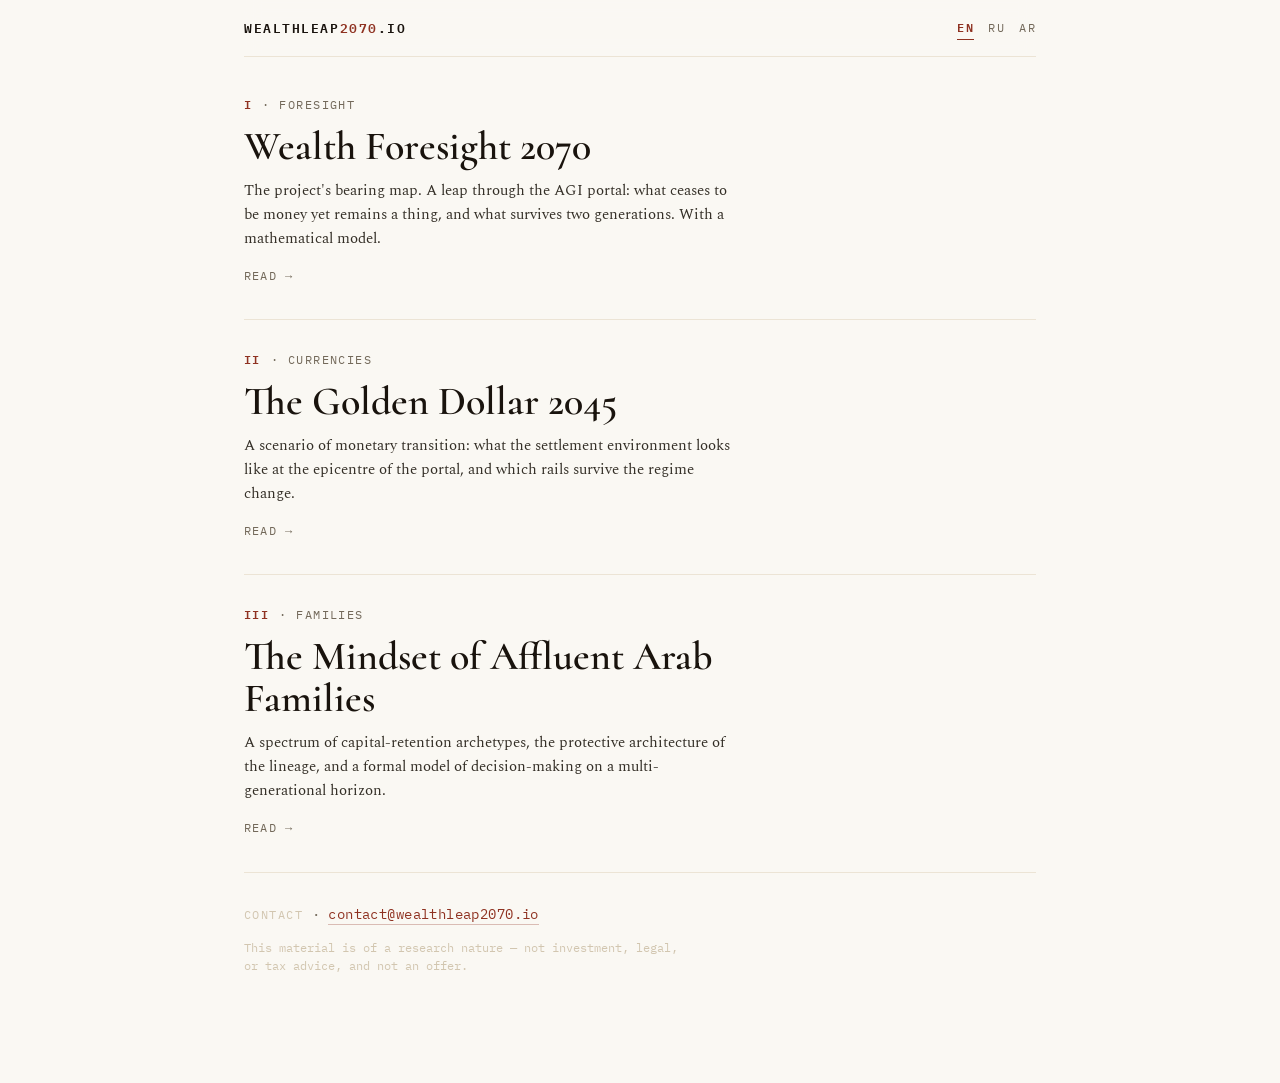
<file: index.html>
<!DOCTYPE html>
<html lang="en"><head>
<meta charset="UTF-8">
<meta name="robots" content="noindex,nofollow">
<meta http-equiv="refresh" content="0; url=./en/index.html">
<link rel="canonical" href="https://wealthleap2070.io/en/">
<title>WealthLeap2070</title>
<script>window.location.replace("./en/index.html");</script>
</head><body>
<noscript><a href="./en/index.html">Continue to WealthLeap2070 →</a></noscript>
</body></html>
</file>
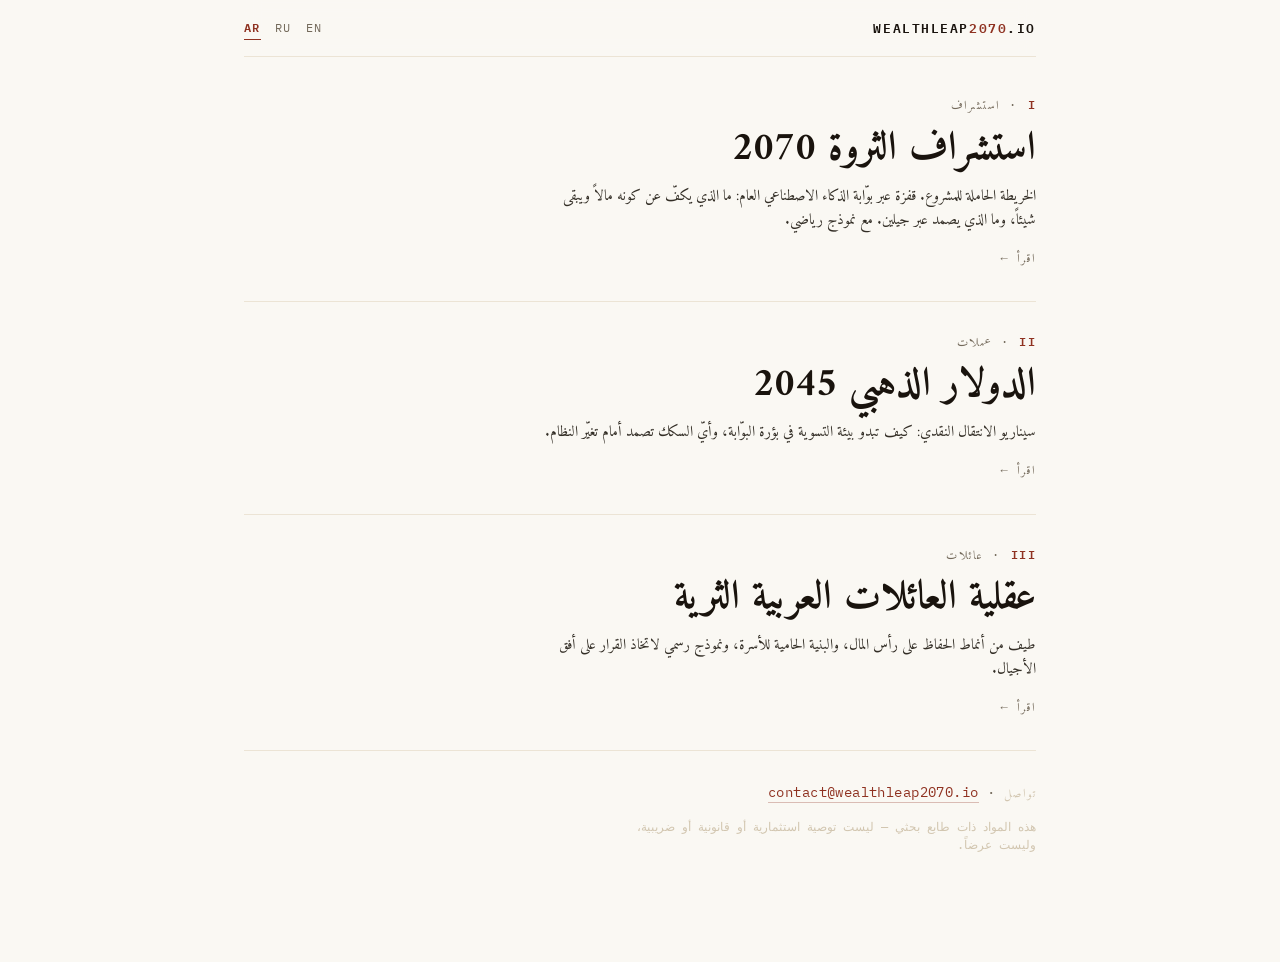
<file: ar/index.html>
<!DOCTYPE html>
<html lang="ar" dir="rtl">
<head>
<meta charset="utf-8">
<meta name="viewport" content="width=device-width, initial-scale=1">
<meta name="color-scheme" content="light">
<link rel="preload" href="../fonts/Amiri-400-normal-b640f7cc.woff2" as="font" type="font/woff2" crossorigin>
<link rel="preload" href="../fonts/Amiri-700-normal-bb99562a.woff2" as="font" type="font/woff2" crossorigin>
<title>WealthLeap2070 · استشراف الثروة في عصر الذكاء الاصطناعي العام</title>
<meta name="description" content="WealthLeap2070 — خرائط انتقال الثروة عبر بوّابة الذكاء الاصطناعي العام. استشراف الثروة، الدولار الذهبي 2045، عقلية العائلات العربية الثرية.">
<meta property="og:type" content="website">
<meta property="og:url" content="https://wealthleap2070.io/ar/">
<meta property="og:title" content="WealthLeap2070 · استشراف الثروة في عصر الذكاء الاصطناعي العام">
<meta property="og:description" content="خرائط انتقال الثروة عبر بوّابة الذكاء الاصطناعي العام.">
<meta property="og:locale" content="ar_AE">
<meta property="og:locale:alternate" content="en_US">
<meta property="og:locale:alternate" content="ru_RU">
<meta name="twitter:card" content="summary_large_image">
<!-- og:image 1200x630 — добавить, когда будет карточка -->
<link rel="alternate" hreflang="ru" href="/ru/">
<link rel="alternate" hreflang="en" href="/en/">
<link rel="alternate" hreflang="ar" href="/ar/">
<link rel="alternate" hreflang="x-default" href="/en/">
<link rel="stylesheet" href="../fonts.css">
<style>
/* ════════ СВЕТЛАЯ СХЕМА «СТРАТИГРАФ» — токены из утверждённого пилота ════════ */
:root{
  --bg:#f1ece2; --paper:#faf8f3; --panel:#f4efe5; --panel-2:#ede6d8;
  --ink:#19130d; --ink-soft:#332e26; --muted:#73695a;
  --accent:#8f3221; --accent-soft:#b65038;
  --seam:#d2c6b0; --rule:#e4dccb; --hair:#ece4d5;
  --code-ink:#3a352d; --code-bg:#f0e9da;

  --t-hero:clamp(30px,6vw,46px);   /* hero сайта */
  --t-art:clamp(27px,5vw,40px);    /* заголовок статьи-превью (крупно) */
  --t-secn:clamp(12px,1.8vw,13px); /* секц-метки A/B — моно */
  --t-body:16.5px;
  --t-small:15px;
  --t-meta:12px;
}
*{ box-sizing:border-box; }
html,body{ margin:0; padding:0; }
html{ scroll-behavior:smooth; }
body{ background:var(--paper); color:var(--ink-soft); font-family:'Spectral',Georgia,serif;
  font-size:var(--t-body); line-height:1.6; -webkit-font-smoothing:antialiased; text-rendering:optimizeLegibility; }
::selection{ background:var(--accent); color:#fff; }
a{ color:inherit; text-decoration:none; }

.wrap{ max-width:840px; margin:0 auto; padding:0 24px 96px; }

/* ════════ ШАПКА — sticky, не прокручивается ════════ */
.top{ display:flex; align-items:center; justify-content:space-between; gap:16px;
  padding:16px 0 14px; border-block-end:1px solid var(--hair); margin-block-end:8px;
  position:sticky; top:0; z-index:30;
  background:color-mix(in srgb,var(--paper) 92%,transparent); -webkit-backdrop-filter:blur(8px); backdrop-filter:blur(8px); }
.brand .mark{ font-family:'IBM Plex Mono',monospace; font-size:13px; font-weight:600; letter-spacing:.12em; text-transform:uppercase; color:var(--ink); white-space:nowrap; }
.brand .mark .dot{ color:var(--accent); }
/* переключатель языка — V4 подчёркнутый */
.lang{ display:inline-flex; gap:14px; align-items:center; flex:none;
  font-family:'IBM Plex Mono',monospace; font-size:12px; letter-spacing:.12em; text-transform:uppercase; }
.lang a{ color:var(--muted); padding-block-end:2px; border-block-end:1.5px solid transparent; transition:color .15s, border-color .15s; }
.lang a:hover{ color:var(--ink); }
.lang a.on{ color:var(--accent); font-weight:600; border-block-end-color:var(--accent); }

/* ════════ СЛОГАН САЙТА ════════ */
.hero{ padding:38px 0 8px; }
.hero .eyebrow{ font-family:'IBM Plex Mono',monospace; font-size:var(--t-meta); letter-spacing:.22em; text-transform:uppercase; color:var(--accent); margin:0 0 18px; }
.hero .slogan{ font-family:'Cormorant',serif; font-weight:600; font-size:clamp(24px,3.6vw,32px); line-height:1.14; letter-spacing:-.005em; color:var(--ink); margin:0; max-inline-size:34ch; }

/* ════════ ШОВ + МЕТКА СЕКЦИИ ════════ */
.seam{ height:0; border:none; border-block-start:1px solid var(--seam); position:relative; margin:48px 0 0; }
.seam::after{ content:""; position:absolute; inset-inline:0; top:3px; border-block-start:1px solid var(--hair); }
/* ════════ A · ТРИ СТАТЬИ КРУПНО — чистые, без плашек ════════ */
.arts{ display:block; }
.art{ display:block; padding:30px 0; border-block-end:1px solid var(--hair); position:relative; transition:padding-inline-start .16s; }
.art:last-child{ border-block-end:1px solid var(--hair); }
.art:hover{ padding-inline-start:14px; }
.art .meta{ display:flex; align-items:baseline; gap:10px; flex-wrap:wrap; margin:0 0 10px;
  font-family:'IBM Plex Mono',monospace; font-size:var(--t-meta); letter-spacing:.12em; text-transform:uppercase; }
.art .meta .idx{ color:var(--accent); font-weight:600; }
.art .meta .kind{ color:var(--muted); }
.art .ttl{ font-family:'Cormorant',serif; font-weight:600; font-size:var(--t-art); line-height:1.06; color:var(--ink); margin:0 0 12px; max-inline-size:28ch; transition:color .15s; }
.art:hover .ttl{ color:var(--accent); }
.art .desc{ font-size:var(--t-small); line-height:1.6; color:var(--ink-soft); margin:0 0 12px; max-inline-size:62ch; }
.art .more{ font-family:'IBM Plex Mono',monospace; font-size:var(--t-meta); letter-spacing:.1em; text-transform:uppercase; color:var(--muted); transition:color .15s; }
.art:hover .more{ color:var(--accent); }
.art .more .arr{ display:inline-block; transition:transform .16s; }
.art:hover .more .arr{ transform:translateX(3px); }



/* ════════ КОНТАКТ — скромная строка, по левому краю ════════ */
.contact-line{ margin:30px 0 0; font-family:'IBM Plex Mono',monospace; font-size:14px; letter-spacing:.03em; color:var(--muted); }
.contact-line .lbl{ text-transform:uppercase; letter-spacing:.12em; font-size:12px; color:var(--seam); }
.contact-line a{ color:var(--accent); border-block-end:1px solid color-mix(in srgb,var(--accent) 30%,transparent); padding-block-end:1px; transition:border-color .15s; }
.contact-line a:hover{ border-block-end-color:var(--accent); }

@media(max-width:600px){
  .wrap{ padding:0 16px 72px; }
  .hero .slogan{ max-inline-size:none; }
  .art .ttl{ max-inline-size:none; }
  .top{ flex-wrap:wrap; gap:8px 14px; }
}
</style>

<style id="ar">
body{ font-family:'Amiri','Spectral',Georgia,serif; }
.brand .mark, .lang{ font-family:'IBM Plex Mono',monospace; }
.art .ttl{ font-family:'Amiri',serif; font-weight:700; line-height:1.2; }
.art .meta, .art .more, .contact-line{ font-family:'IBM Plex Mono','Amiri',monospace; }
.art:hover .more .arr{ transform:translateX(-3px); }
</style>
</head>
<body>
<div class="wrap">

  <!-- ════════ ШАПКА ════════ -->
  <header class="top">
    <a class="brand" href="index.html"><span class="mark">WealthLeap<span class="dot">2070</span>.io</span></a>
    <nav class="lang" aria-label="язык">
      <a href="../en/index.html">EN</a><a href="../ru/index.html">RU</a><a href="index.html" class="on" aria-current="true">AR</a>
    </nav>
  </header>

  <!-- ════════ ТРИ СТАТЬИ ════════ -->
  <div class="arts">

    <a class="art" href="foresight.html">
      <div class="meta"><span class="idx">I</span><span class="kind">· استشراف</span></div>
      <h2 class="ttl">استشراف الثروة 2070</h2>
      <p class="desc">الخريطة الحاملة للمشروع. قفزة عبر بوّابة الذكاء الاصطناعي العام: ما الذي يكفّ عن كونه مالاً ويبقى شيئاً، وما الذي يصمد عبر جيلين. مع نموذج رياضي.</p>
      <span class="more">اقرأ <span class="arr">←</span></span>
    </a>

    <a class="art" href="golden_dollar.html">
      <div class="meta"><span class="idx">II</span><span class="kind">· عملات</span></div>
      <h2 class="ttl">الدولار الذهبي 2045</h2>
      <p class="desc">سيناريو الانتقال النقدي: كيف تبدو بيئة التسوية في بؤرة البوّابة، وأيّ السكك تصمد أمام تغيّر النظام.</p>
      <span class="more">اقرأ <span class="arr">←</span></span>
    </a>

    <a class="art" href="arab_wealth.html">
      <div class="meta"><span class="idx">III</span><span class="kind">· عائلات</span></div>
      <h2 class="ttl">عقلية العائلات العربية الثرية</h2>
      <p class="desc">طيف من أنماط الحفاظ على رأس المال، والبنية الحامية للأسرة، ونموذج رسمي لاتخاذ القرار على أفق الأجيال.</p>
      <span class="more">اقرأ <span class="arr">←</span></span>
    </a>

  </div>

  <!-- ════════ КОНТАКТ ════════ -->
  <p class="contact-line"><span class="lbl">تواصل</span> · <a href="mailto:contact@wealthleap2070.io">contact@wealthleap2070.io</a></p>

  <p style="margin-block-start:14px;font-family:'IBM Plex Mono',monospace;font-size:12px;line-height:1.5;color:var(--seam);max-inline-size:62ch;">هذه المواد ذات طابع بحثي — ليست توصية استثمارية أو قانونية أو ضريبية، وليست عرضاً.</p>

</div>
</body>
</html>
</file>
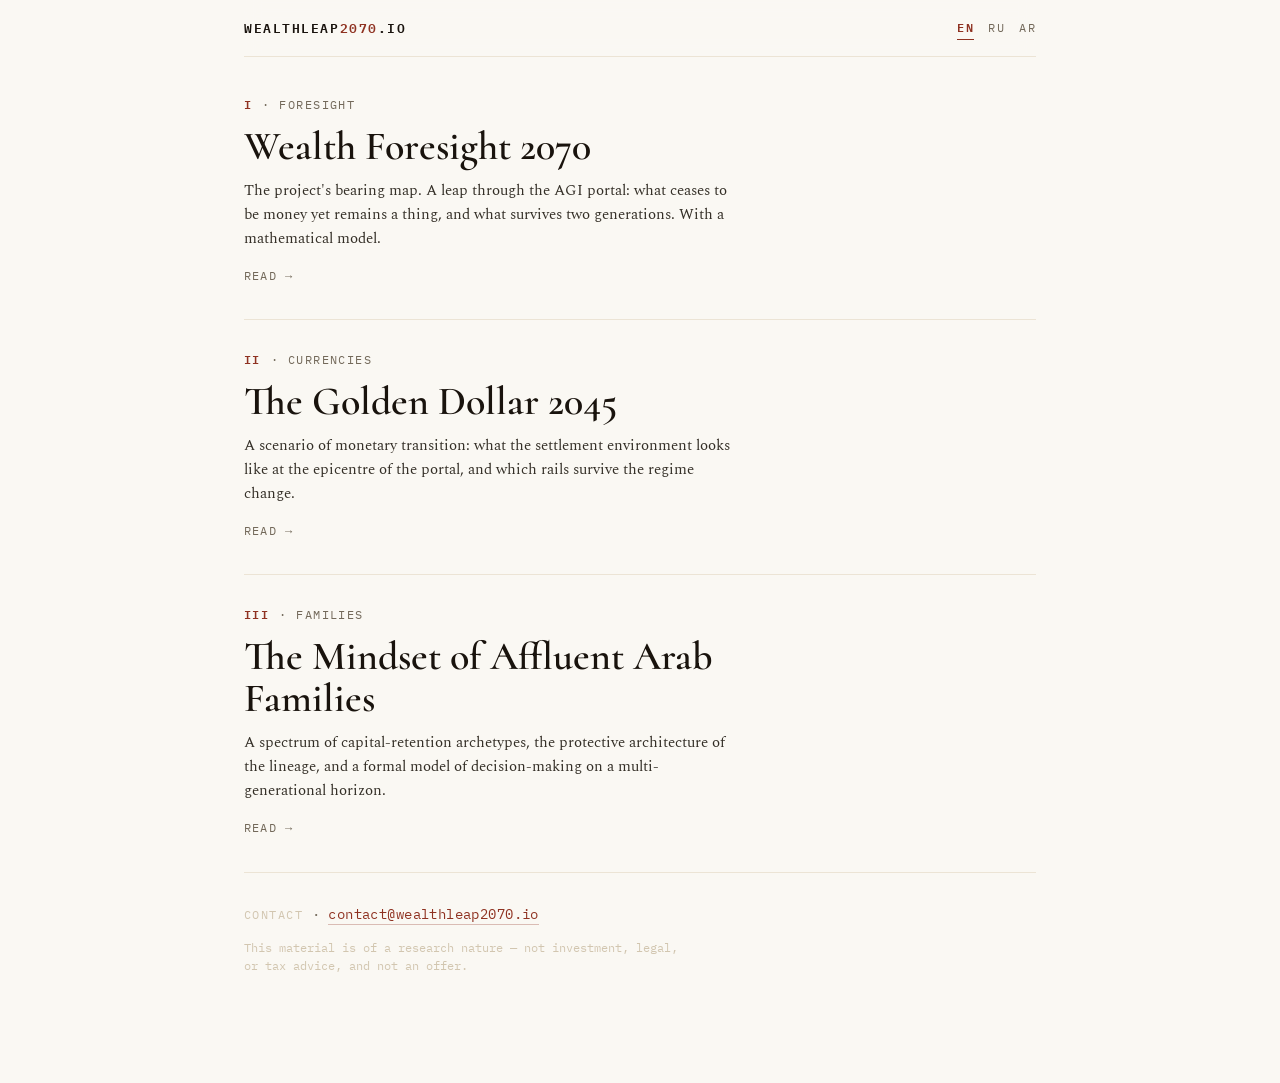
<file: en/index.html>
<!DOCTYPE html>
<html lang="en" dir="ltr">
<head>
<meta charset="utf-8">
<meta name="viewport" content="width=device-width, initial-scale=1">
<meta name="color-scheme" content="light">
<link rel="preload" href="../fonts/Cormorant-600-normal-ae20c533.woff2" as="font" type="font/woff2" crossorigin>
<link rel="preload" href="../fonts/Spectral-400-normal-6ec19007.woff2" as="font" type="font/woff2" crossorigin>
<title>WealthLeap2070 · Wealth Foresight in the Age of AGI</title>
<meta name="description" content="WealthLeap2070 — maps of wealth transit through the AGI portal. Wealth foresight, the Golden Dollar 2045, the mindset of affluent Arab families.">
<meta property="og:type" content="website">
<meta property="og:url" content="https://wealthleap2070.io/en/">
<meta property="og:title" content="WealthLeap2070 · Wealth Foresight in the Age of AGI">
<meta property="og:description" content="Maps of wealth transit through the AGI portal.">
<meta property="og:locale" content="en_US">
<meta property="og:locale:alternate" content="ru_RU">
<meta property="og:locale:alternate" content="ar_AE">
<meta name="twitter:card" content="summary_large_image">
<!-- og:image 1200x630 — добавить, когда будет карточка -->
<link rel="alternate" hreflang="ru" href="/ru/">
<link rel="alternate" hreflang="en" href="/en/">
<link rel="alternate" hreflang="ar" href="/ar/">
<link rel="alternate" hreflang="x-default" href="/en/">
<link rel="stylesheet" href="../fonts.css">
<style>
/* ════════ СВЕТЛАЯ СХЕМА «СТРАТИГРАФ» — токены из утверждённого пилота ════════ */
:root{
  --bg:#f1ece2; --paper:#faf8f3; --panel:#f4efe5; --panel-2:#ede6d8;
  --ink:#19130d; --ink-soft:#332e26; --muted:#73695a;
  --accent:#8f3221; --accent-soft:#b65038;
  --seam:#d2c6b0; --rule:#e4dccb; --hair:#ece4d5;
  --code-ink:#3a352d; --code-bg:#f0e9da;

  --t-hero:clamp(30px,6vw,46px);   /* hero сайта */
  --t-art:clamp(27px,5vw,40px);    /* заголовок статьи-превью (крупно) */
  --t-secn:clamp(12px,1.8vw,13px); /* секц-метки A/B — моно */
  --t-body:16.5px;
  --t-small:15px;
  --t-meta:12px;
}
*{ box-sizing:border-box; }
html,body{ margin:0; padding:0; }
html{ scroll-behavior:smooth; }
body{ background:var(--paper); color:var(--ink-soft); font-family:'Spectral',Georgia,serif;
  font-size:var(--t-body); line-height:1.6; -webkit-font-smoothing:antialiased; text-rendering:optimizeLegibility; }
::selection{ background:var(--accent); color:#fff; }
a{ color:inherit; text-decoration:none; }

.wrap{ max-width:840px; margin:0 auto; padding:0 24px 96px; }

/* ════════ ШАПКА — sticky, не прокручивается ════════ */
.top{ display:flex; align-items:center; justify-content:space-between; gap:16px;
  padding:16px 0 14px; border-block-end:1px solid var(--hair); margin-block-end:8px;
  position:sticky; top:0; z-index:30;
  background:color-mix(in srgb,var(--paper) 92%,transparent); -webkit-backdrop-filter:blur(8px); backdrop-filter:blur(8px); }
.brand .mark{ font-family:'IBM Plex Mono',monospace; font-size:13px; font-weight:600; letter-spacing:.12em; text-transform:uppercase; color:var(--ink); white-space:nowrap; }
.brand .mark .dot{ color:var(--accent); }
/* переключатель языка — V4 подчёркнутый */
.lang{ display:inline-flex; gap:14px; align-items:center; flex:none;
  font-family:'IBM Plex Mono',monospace; font-size:12px; letter-spacing:.12em; text-transform:uppercase; }
.lang a{ color:var(--muted); padding-block-end:2px; border-block-end:1.5px solid transparent; transition:color .15s, border-color .15s; }
.lang a:hover{ color:var(--ink); }
.lang a.on{ color:var(--accent); font-weight:600; border-block-end-color:var(--accent); }

/* ════════ СЛОГАН САЙТА ════════ */
.hero{ padding:38px 0 8px; }
.hero .eyebrow{ font-family:'IBM Plex Mono',monospace; font-size:var(--t-meta); letter-spacing:.22em; text-transform:uppercase; color:var(--accent); margin:0 0 18px; }
.hero .slogan{ font-family:'Cormorant',serif; font-weight:600; font-size:clamp(24px,3.6vw,32px); line-height:1.14; letter-spacing:-.005em; color:var(--ink); margin:0; max-inline-size:34ch; }

/* ════════ ШОВ + МЕТКА СЕКЦИИ ════════ */
.seam{ height:0; border:none; border-block-start:1px solid var(--seam); position:relative; margin:48px 0 0; }
.seam::after{ content:""; position:absolute; inset-inline:0; top:3px; border-block-start:1px solid var(--hair); }
/* ════════ A · ТРИ СТАТЬИ КРУПНО — чистые, без плашек ════════ */
.arts{ display:block; }
.art{ display:block; padding:30px 0; border-block-end:1px solid var(--hair); position:relative; transition:padding-inline-start .16s; }
.art:last-child{ border-block-end:1px solid var(--hair); }
.art:hover{ padding-inline-start:14px; }
.art .meta{ display:flex; align-items:baseline; gap:10px; flex-wrap:wrap; margin:0 0 10px;
  font-family:'IBM Plex Mono',monospace; font-size:var(--t-meta); letter-spacing:.12em; text-transform:uppercase; }
.art .meta .idx{ color:var(--accent); font-weight:600; }
.art .meta .kind{ color:var(--muted); }
.art .ttl{ font-family:'Cormorant',serif; font-weight:600; font-size:var(--t-art); line-height:1.06; color:var(--ink); margin:0 0 12px; max-inline-size:28ch; transition:color .15s; }
.art:hover .ttl{ color:var(--accent); }
.art .desc{ font-size:var(--t-small); line-height:1.6; color:var(--ink-soft); margin:0 0 12px; max-inline-size:62ch; }
.art .more{ font-family:'IBM Plex Mono',monospace; font-size:var(--t-meta); letter-spacing:.1em; text-transform:uppercase; color:var(--muted); transition:color .15s; }
.art:hover .more{ color:var(--accent); }
.art .more .arr{ display:inline-block; transition:transform .16s; }
.art:hover .more .arr{ transform:translateX(3px); }



/* ════════ КОНТАКТ — скромная строка, по левому краю ════════ */
.contact-line{ margin:30px 0 0; font-family:'IBM Plex Mono',monospace; font-size:14px; letter-spacing:.03em; color:var(--muted); }
.contact-line .lbl{ text-transform:uppercase; letter-spacing:.12em; font-size:12px; color:var(--seam); }
.contact-line a{ color:var(--accent); border-block-end:1px solid color-mix(in srgb,var(--accent) 30%,transparent); padding-block-end:1px; transition:border-color .15s; }
.contact-line a:hover{ border-block-end-color:var(--accent); }

@media(max-width:600px){
  .wrap{ padding:0 16px 72px; }
  .hero .slogan{ max-inline-size:none; }
  .art .ttl{ max-inline-size:none; }
  .top{ flex-wrap:wrap; gap:8px 14px; }
}
</style>
</head>
<body>
<div class="wrap">

  <!-- ════════ ШАПКА ════════ -->
  <header class="top">
    <a class="brand" href="index.html"><span class="mark">WealthLeap<span class="dot">2070</span>.io</span></a>
    <nav class="lang" aria-label="язык">
      <a href="index.html" class="on" aria-current="true">EN</a><a href="../ru/index.html">RU</a><a href="../ar/index.html">AR</a>
    </nav>
  </header>

  <!-- ════════ ТРИ СТАТЬИ ════════ -->
  <div class="arts">

    <a class="art" href="foresight.html">
      <div class="meta"><span class="idx">I</span><span class="kind">· foresight</span></div>
      <h2 class="ttl">Wealth Foresight 2070</h2>
      <p class="desc">The project's bearing map. A leap through the AGI portal: what ceases to be money yet remains a thing, and what survives two generations. With a mathematical model.</p>
      <span class="more">read <span class="arr">→</span></span>
    </a>

    <a class="art" href="golden_dollar.html">
      <div class="meta"><span class="idx">II</span><span class="kind">· currencies</span></div>
      <h2 class="ttl">The Golden Dollar 2045</h2>
      <p class="desc">A scenario of monetary transition: what the settlement environment looks like at the epicentre of the portal, and which rails survive the regime change.</p>
      <span class="more">read <span class="arr">→</span></span>
    </a>

    <a class="art" href="arab_wealth.html">
      <div class="meta"><span class="idx">III</span><span class="kind">· families</span></div>
      <h2 class="ttl">The Mindset of Affluent Arab Families</h2>
      <p class="desc">A spectrum of capital-retention archetypes, the protective architecture of the lineage, and a formal model of decision-making on a multi-generational horizon.</p>
      <span class="more">read <span class="arr">→</span></span>
    </a>

  </div>

  <!-- ════════ КОНТАКТ ════════ -->
  <p class="contact-line"><span class="lbl">contact</span> · <a href="mailto:contact@wealthleap2070.io">contact@wealthleap2070.io</a></p>

  <p style="margin-block-start:14px;font-family:'IBM Plex Mono',monospace;font-size:12px;line-height:1.5;color:var(--seam);max-inline-size:62ch;">This material is of a research nature — not investment, legal, or tax advice, and not an offer.</p>

</div>
</body>
</html>
</file>
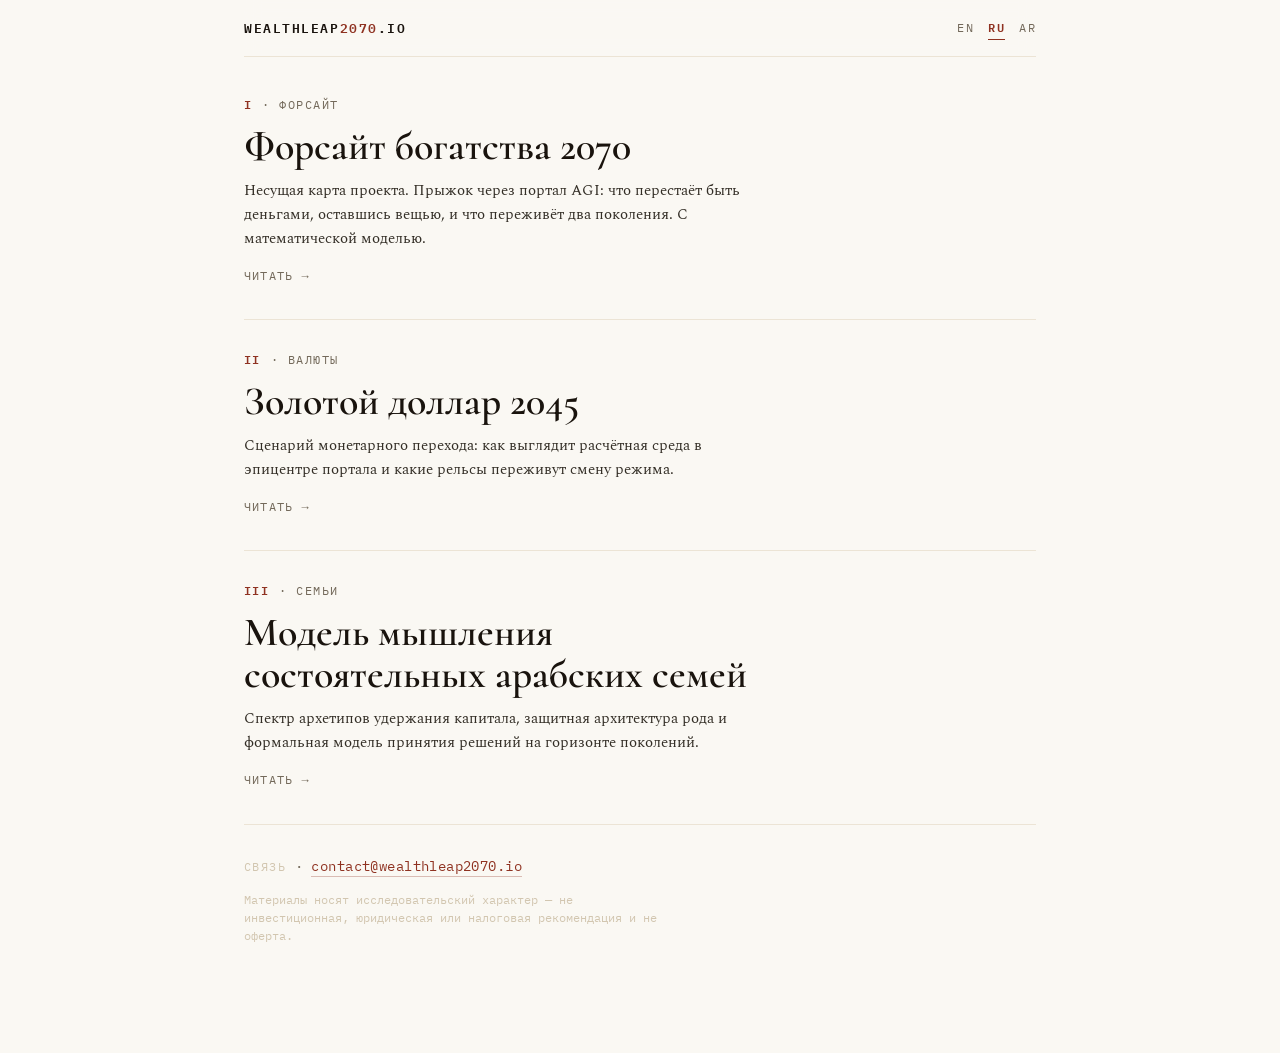
<file: ru/index.html>
<!DOCTYPE html>
<html lang="ru" dir="ltr">
<head>
<meta charset="utf-8">
<meta name="viewport" content="width=device-width, initial-scale=1">
<meta name="color-scheme" content="light">
<link rel="preload" href="../fonts/Cormorant-600-normal-5ef53543.woff2" as="font" type="font/woff2" crossorigin>
<link rel="preload" href="../fonts/Spectral-400-normal-a88b7a0c.woff2" as="font" type="font/woff2" crossorigin>
<title>WealthLeap2070 · Форсайт богатства в эпоху AGI</title>
<meta name="description" content="WealthLeap2070 — карты транзита богатства через портал AGI. Форсайт богатства, Золотой доллар 2045, мышление состоятельных арабских семей.">
<meta property="og:type" content="website">
<meta property="og:url" content="https://wealthleap2070.io/ru/">
<meta property="og:title" content="WealthLeap2070 · Форсайт богатства в эпоху AGI">
<meta property="og:description" content="Карты транзита богатства через портал AGI.">
<meta property="og:locale" content="ru_RU">
<meta property="og:locale:alternate" content="en_US">
<meta property="og:locale:alternate" content="ar_AR">
<meta name="twitter:card" content="summary_large_image">
<!-- og:image 1200x630 — добавить, когда будет карточка -->
<link rel="alternate" hreflang="ru" href="/ru/">
<link rel="alternate" hreflang="en" href="/en/">
<link rel="alternate" hreflang="ar" href="/ar/">
<link rel="alternate" hreflang="x-default" href="/en/">
<link rel="stylesheet" href="../fonts.css">
<style>
/* ════════ СВЕТЛАЯ СХЕМА «СТРАТИГРАФ» — токены из утверждённого пилота ════════ */
:root{
  --bg:#f1ece2; --paper:#faf8f3; --panel:#f4efe5; --panel-2:#ede6d8;
  --ink:#19130d; --ink-soft:#332e26; --muted:#73695a;
  --accent:#8f3221; --accent-soft:#b65038;
  --seam:#d2c6b0; --rule:#e4dccb; --hair:#ece4d5;
  --code-ink:#3a352d; --code-bg:#f0e9da;

  --t-hero:clamp(30px,6vw,46px);   /* hero сайта */
  --t-art:clamp(27px,5vw,40px);    /* заголовок статьи-превью (крупно) */
  --t-secn:clamp(12px,1.8vw,13px); /* секц-метки A/B — моно */
  --t-body:16.5px;
  --t-small:15px;
  --t-meta:12px;
}
*{ box-sizing:border-box; }
html,body{ margin:0; padding:0; }
html{ scroll-behavior:smooth; }
body{ background:var(--paper); color:var(--ink-soft); font-family:'Spectral',Georgia,serif;
  font-size:var(--t-body); line-height:1.6; -webkit-font-smoothing:antialiased; text-rendering:optimizeLegibility; }
::selection{ background:var(--accent); color:#fff; }
a{ color:inherit; text-decoration:none; }

.wrap{ max-width:840px; margin:0 auto; padding:0 24px 96px; }

/* ════════ ШАПКА — sticky, не прокручивается ════════ */
.top{ display:flex; align-items:center; justify-content:space-between; gap:16px;
  padding:16px 0 14px; border-block-end:1px solid var(--hair); margin-block-end:8px;
  position:sticky; top:0; z-index:30;
  background:color-mix(in srgb,var(--paper) 92%,transparent); -webkit-backdrop-filter:blur(8px); backdrop-filter:blur(8px); }
.brand .mark{ font-family:'IBM Plex Mono',monospace; font-size:13px; font-weight:600; letter-spacing:.12em; text-transform:uppercase; color:var(--ink); white-space:nowrap; }
.brand .mark .dot{ color:var(--accent); }
/* переключатель языка — V4 подчёркнутый */
.lang{ display:inline-flex; gap:14px; align-items:center; flex:none;
  font-family:'IBM Plex Mono',monospace; font-size:12px; letter-spacing:.12em; text-transform:uppercase; }
.lang a{ color:var(--muted); padding-block-end:2px; border-block-end:1.5px solid transparent; transition:color .15s, border-color .15s; }
.lang a:hover{ color:var(--ink); }
.lang a.on{ color:var(--accent); font-weight:600; border-block-end-color:var(--accent); }

/* ════════ СЛОГАН САЙТА ════════ */
.hero{ padding:38px 0 8px; }
.hero .eyebrow{ font-family:'IBM Plex Mono',monospace; font-size:var(--t-meta); letter-spacing:.22em; text-transform:uppercase; color:var(--accent); margin:0 0 18px; }
.hero .slogan{ font-family:'Cormorant',serif; font-weight:600; font-size:clamp(24px,3.6vw,32px); line-height:1.14; letter-spacing:-.005em; color:var(--ink); margin:0; max-inline-size:34ch; }

/* ════════ ШОВ + МЕТКА СЕКЦИИ ════════ */
.seam{ height:0; border:none; border-block-start:1px solid var(--seam); position:relative; margin:48px 0 0; }
.seam::after{ content:""; position:absolute; inset-inline:0; top:3px; border-block-start:1px solid var(--hair); }
/* ════════ A · ТРИ СТАТЬИ КРУПНО — чистые, без плашек ════════ */
.arts{ display:block; }
.art{ display:block; padding:30px 0; border-block-end:1px solid var(--hair); position:relative; transition:padding-inline-start .16s; }
.art:last-child{ border-block-end:1px solid var(--hair); }
.art:hover{ padding-inline-start:14px; }
.art .meta{ display:flex; align-items:baseline; gap:10px; flex-wrap:wrap; margin:0 0 10px;
  font-family:'IBM Plex Mono',monospace; font-size:var(--t-meta); letter-spacing:.12em; text-transform:uppercase; }
.art .meta .idx{ color:var(--accent); font-weight:600; }
.art .meta .kind{ color:var(--muted); }
.art .ttl{ font-family:'Cormorant',serif; font-weight:600; font-size:var(--t-art); line-height:1.06; color:var(--ink); margin:0 0 12px; max-inline-size:28ch; transition:color .15s; }
.art:hover .ttl{ color:var(--accent); }
.art .desc{ font-size:var(--t-small); line-height:1.6; color:var(--ink-soft); margin:0 0 12px; max-inline-size:62ch; }
.art .more{ font-family:'IBM Plex Mono',monospace; font-size:var(--t-meta); letter-spacing:.1em; text-transform:uppercase; color:var(--muted); transition:color .15s; }
.art:hover .more{ color:var(--accent); }
.art .more .arr{ display:inline-block; transition:transform .16s; }
.art:hover .more .arr{ transform:translateX(3px); }



/* ════════ КОНТАКТ — скромная строка, по левому краю ════════ */
.contact-line{ margin:30px 0 0; font-family:'IBM Plex Mono',monospace; font-size:14px; letter-spacing:.03em; color:var(--muted); }
.contact-line .lbl{ text-transform:uppercase; letter-spacing:.12em; font-size:12px; color:var(--seam); }
.contact-line a{ color:var(--accent); border-block-end:1px solid color-mix(in srgb,var(--accent) 30%,transparent); padding-block-end:1px; transition:border-color .15s; }
.contact-line a:hover{ border-block-end-color:var(--accent); }

@media(max-width:600px){
  .wrap{ padding:0 16px 72px; }
  .hero .slogan{ max-inline-size:none; }
  .art .ttl{ max-inline-size:none; }
  .top{ flex-wrap:wrap; gap:8px 14px; }
}
</style>
</head>
<body>
<div class="wrap">

  <!-- ════════ ШАПКА ════════ -->
  <header class="top">
    <a class="brand" href="index.html"><span class="mark">WealthLeap<span class="dot">2070</span>.io</span></a>
    <nav class="lang" aria-label="язык">
      <a href="../en/index.html">EN</a><a href="index.html" class="on" aria-current="true">RU</a><a href="../ar/index.html">AR</a>
    </nav>
  </header>

  <!-- ════════ ТРИ СТАТЬИ ════════ -->
  <div class="arts">

    <a class="art" href="foresight.html">
      <div class="meta"><span class="idx">I</span><span class="kind">· форсайт</span></div>
      <h2 class="ttl">Форсайт богатства 2070</h2>
      <p class="desc">Несущая карта проекта. Прыжок через портал AGI: что перестаёт быть деньгами, оставшись вещью, и что переживёт два поколения. С математической моделью.</p>
      <span class="more">читать <span class="arr">→</span></span>
    </a>

    <a class="art" href="golden_dollar.html">
      <div class="meta"><span class="idx">II</span><span class="kind">· валюты</span></div>
      <h2 class="ttl">Золотой доллар 2045</h2>
      <p class="desc">Сценарий монетарного перехода: как выглядит расчётная среда в эпицентре портала и какие рельсы переживут смену режима.</p>
      <span class="more">читать <span class="arr">→</span></span>
    </a>

    <a class="art" href="arab_wealth.html">
      <div class="meta"><span class="idx">III</span><span class="kind">· семьи</span></div>
      <h2 class="ttl">Модель мышления состоятельных арабских семей</h2>
      <p class="desc">Спектр архетипов удержания капитала, защитная архитектура рода и формальная модель принятия решений на горизонте поколений.</p>
      <span class="more">читать <span class="arr">→</span></span>
    </a>

  </div>

  <!-- ════════ КОНТАКТ ════════ -->
  <p class="contact-line"><span class="lbl">связь</span> · <a href="mailto:contact@wealthleap2070.io">contact@wealthleap2070.io</a></p>

  <p style="margin-block-start:14px;font-family:'IBM Plex Mono',monospace;font-size:12px;line-height:1.5;color:var(--seam);max-inline-size:62ch;">Материалы носят исследовательский характер — не инвестиционная, юридическая или налоговая рекомендация и не оферта.</p>

</div>
</body>
</html>
</file>
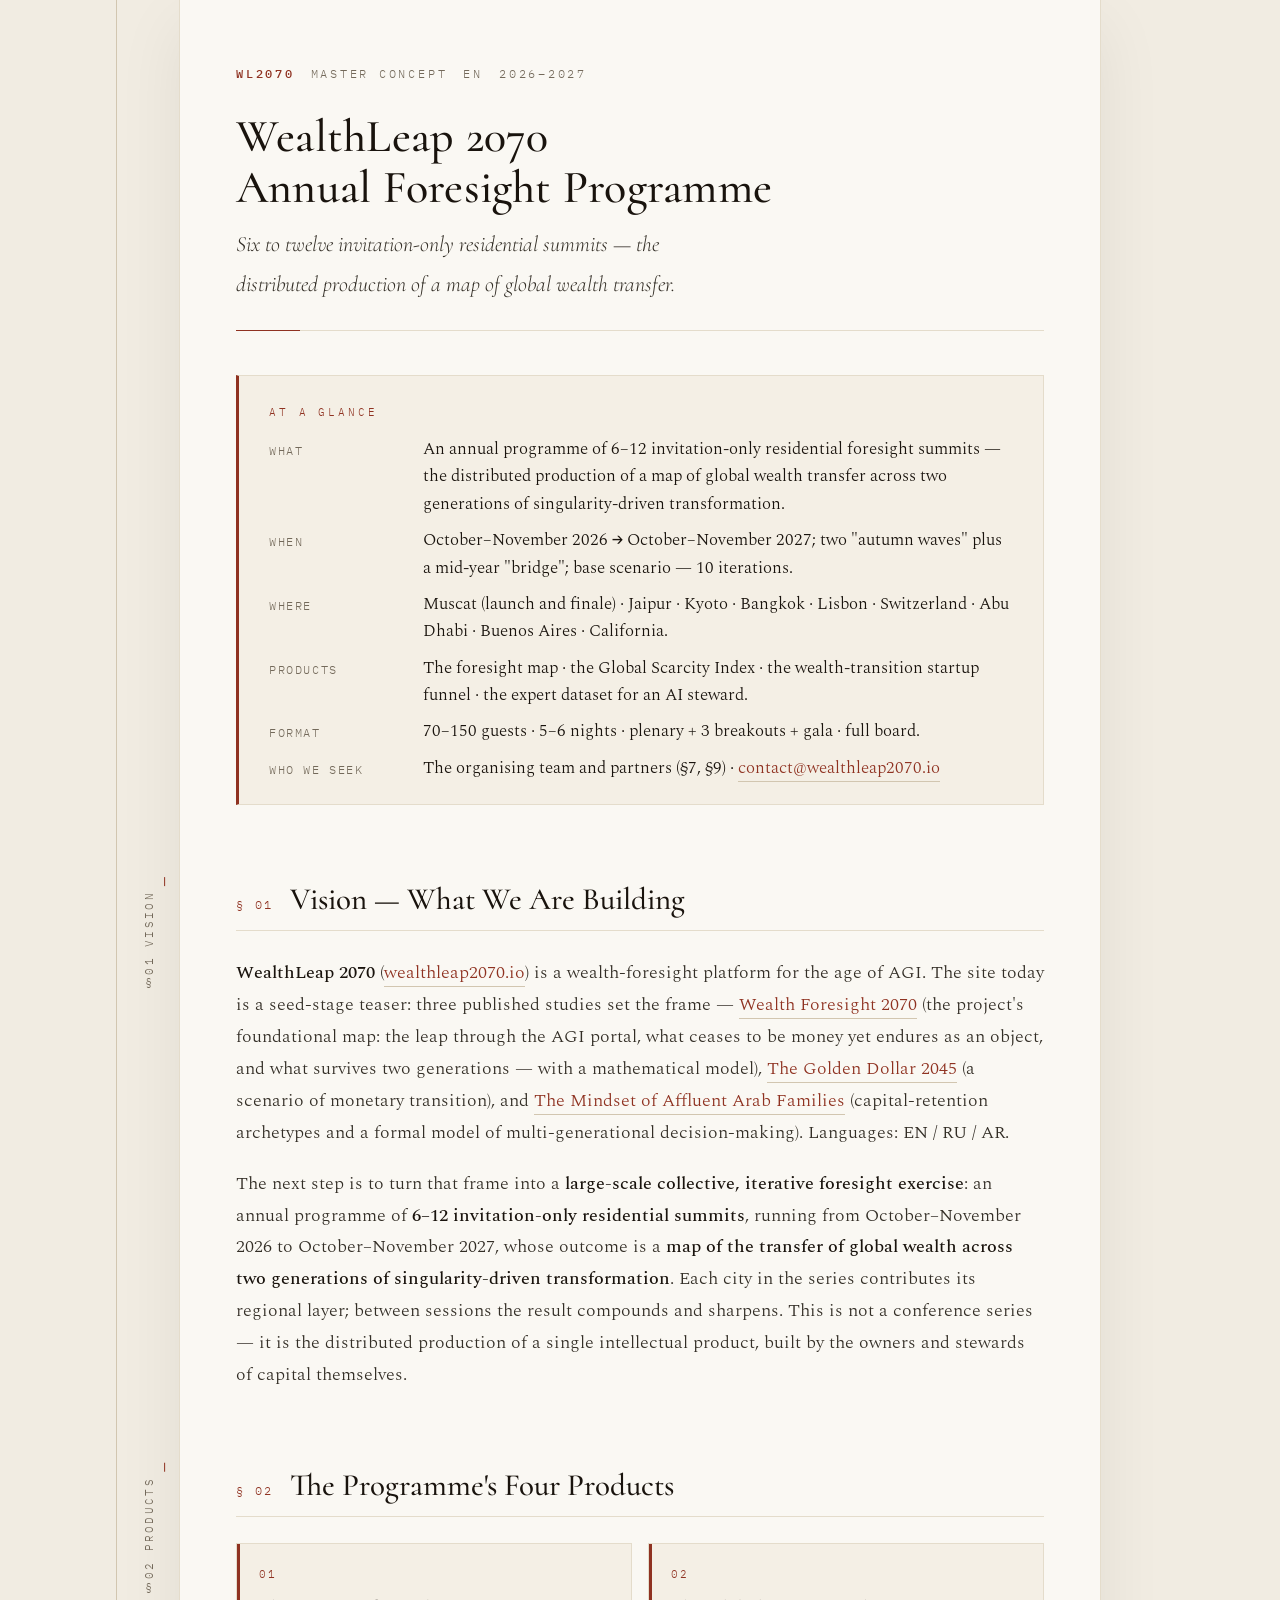
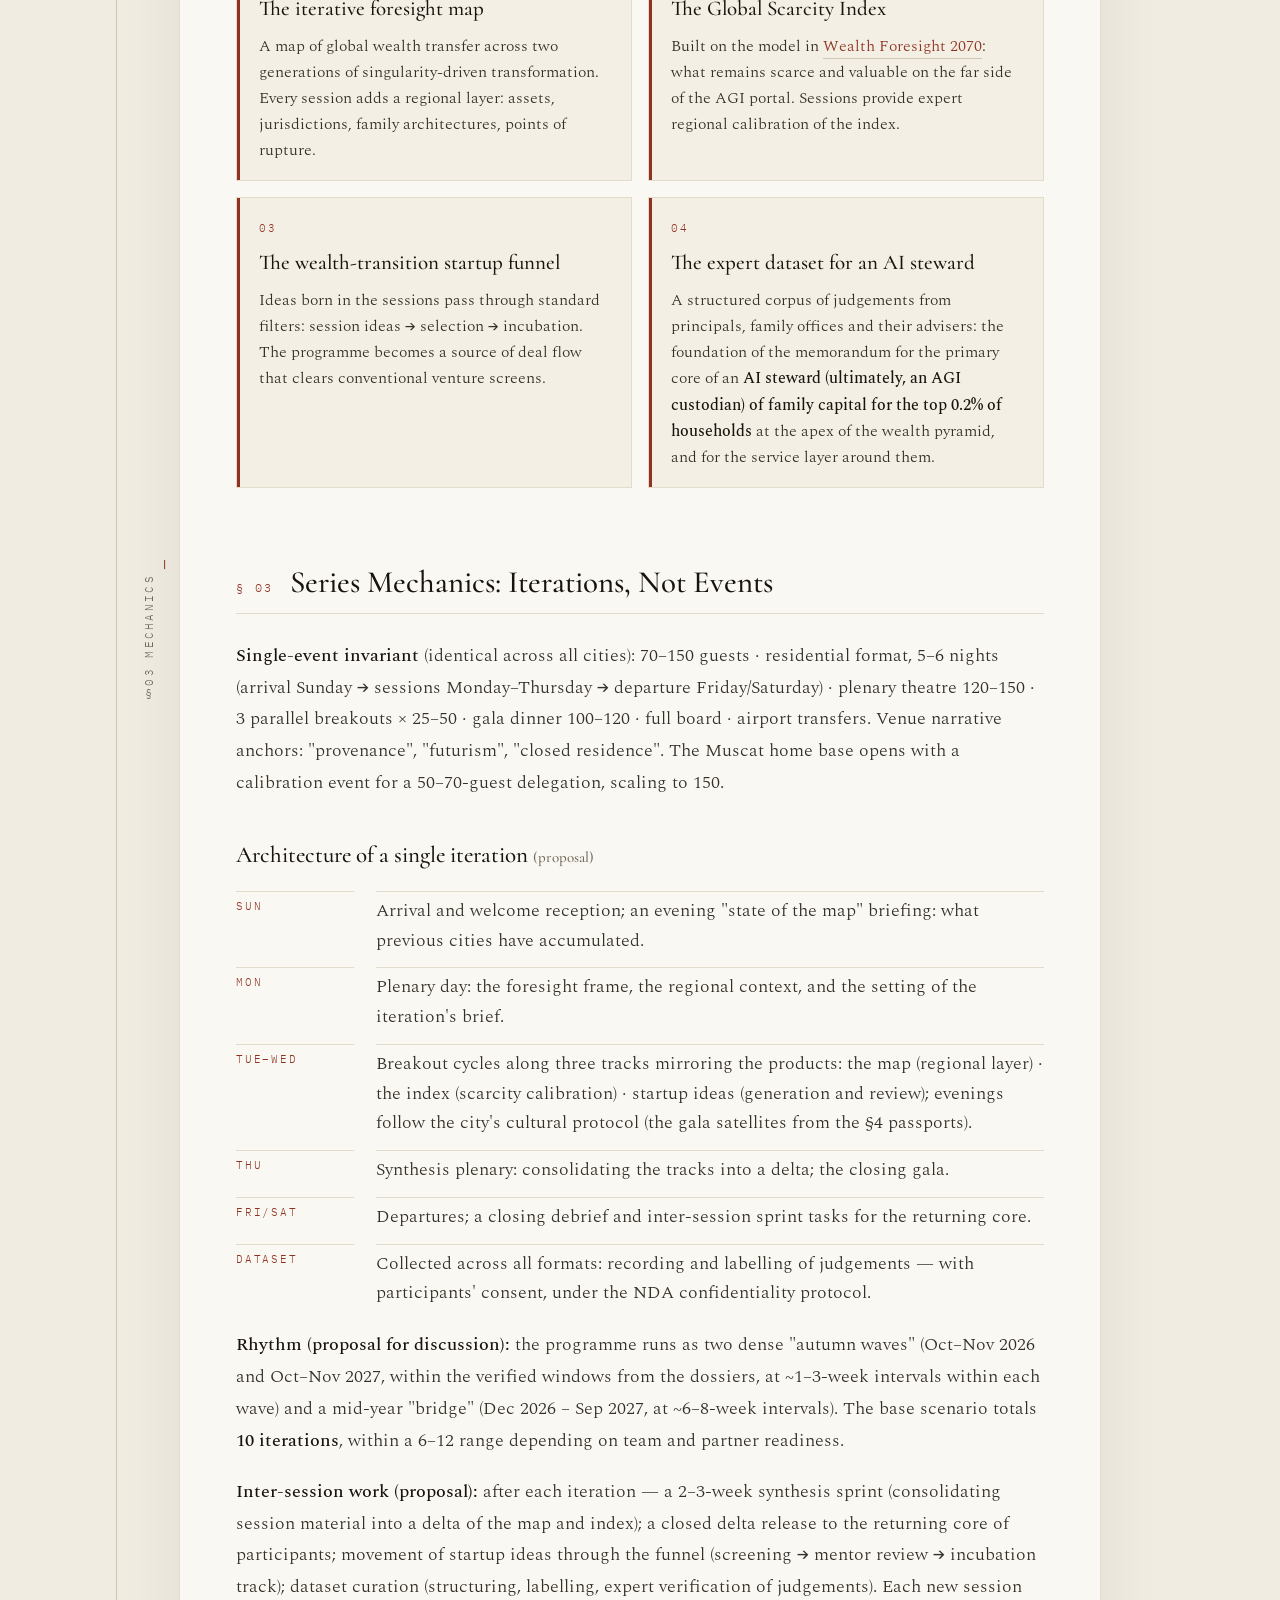
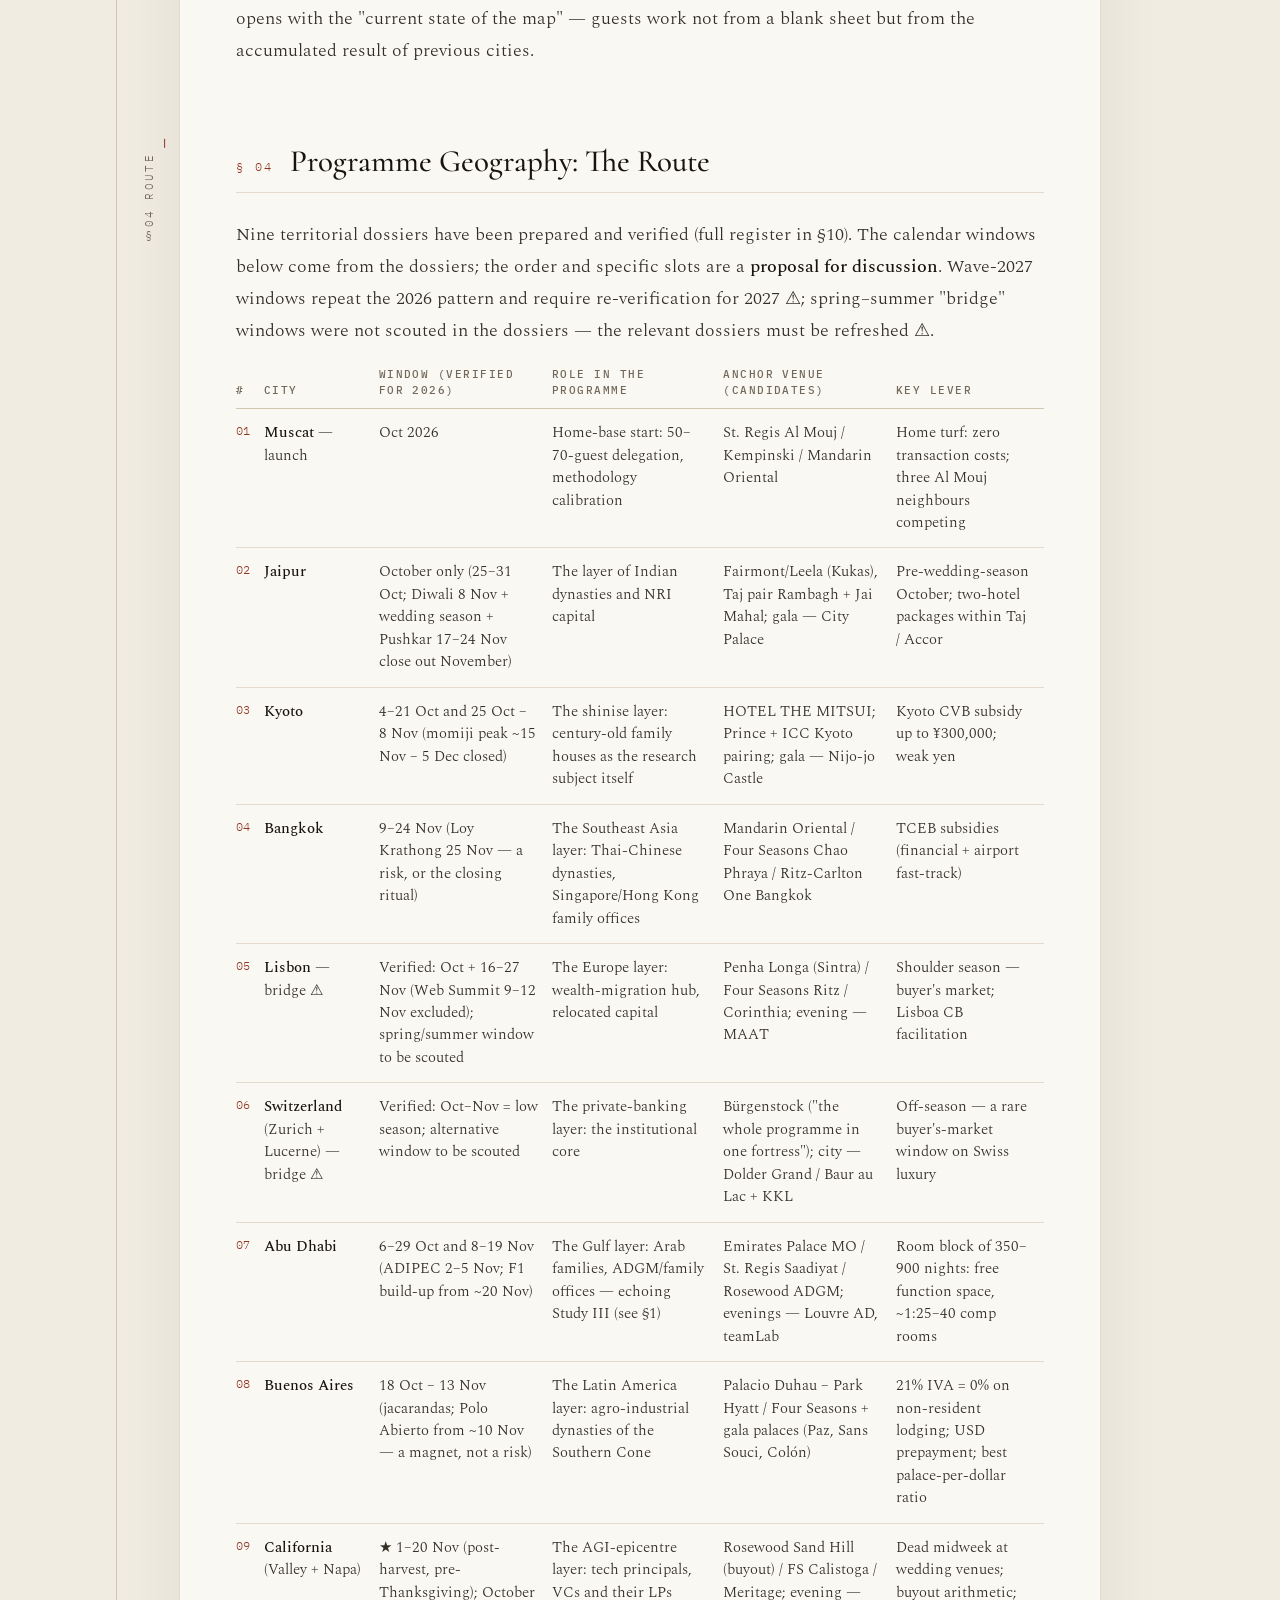
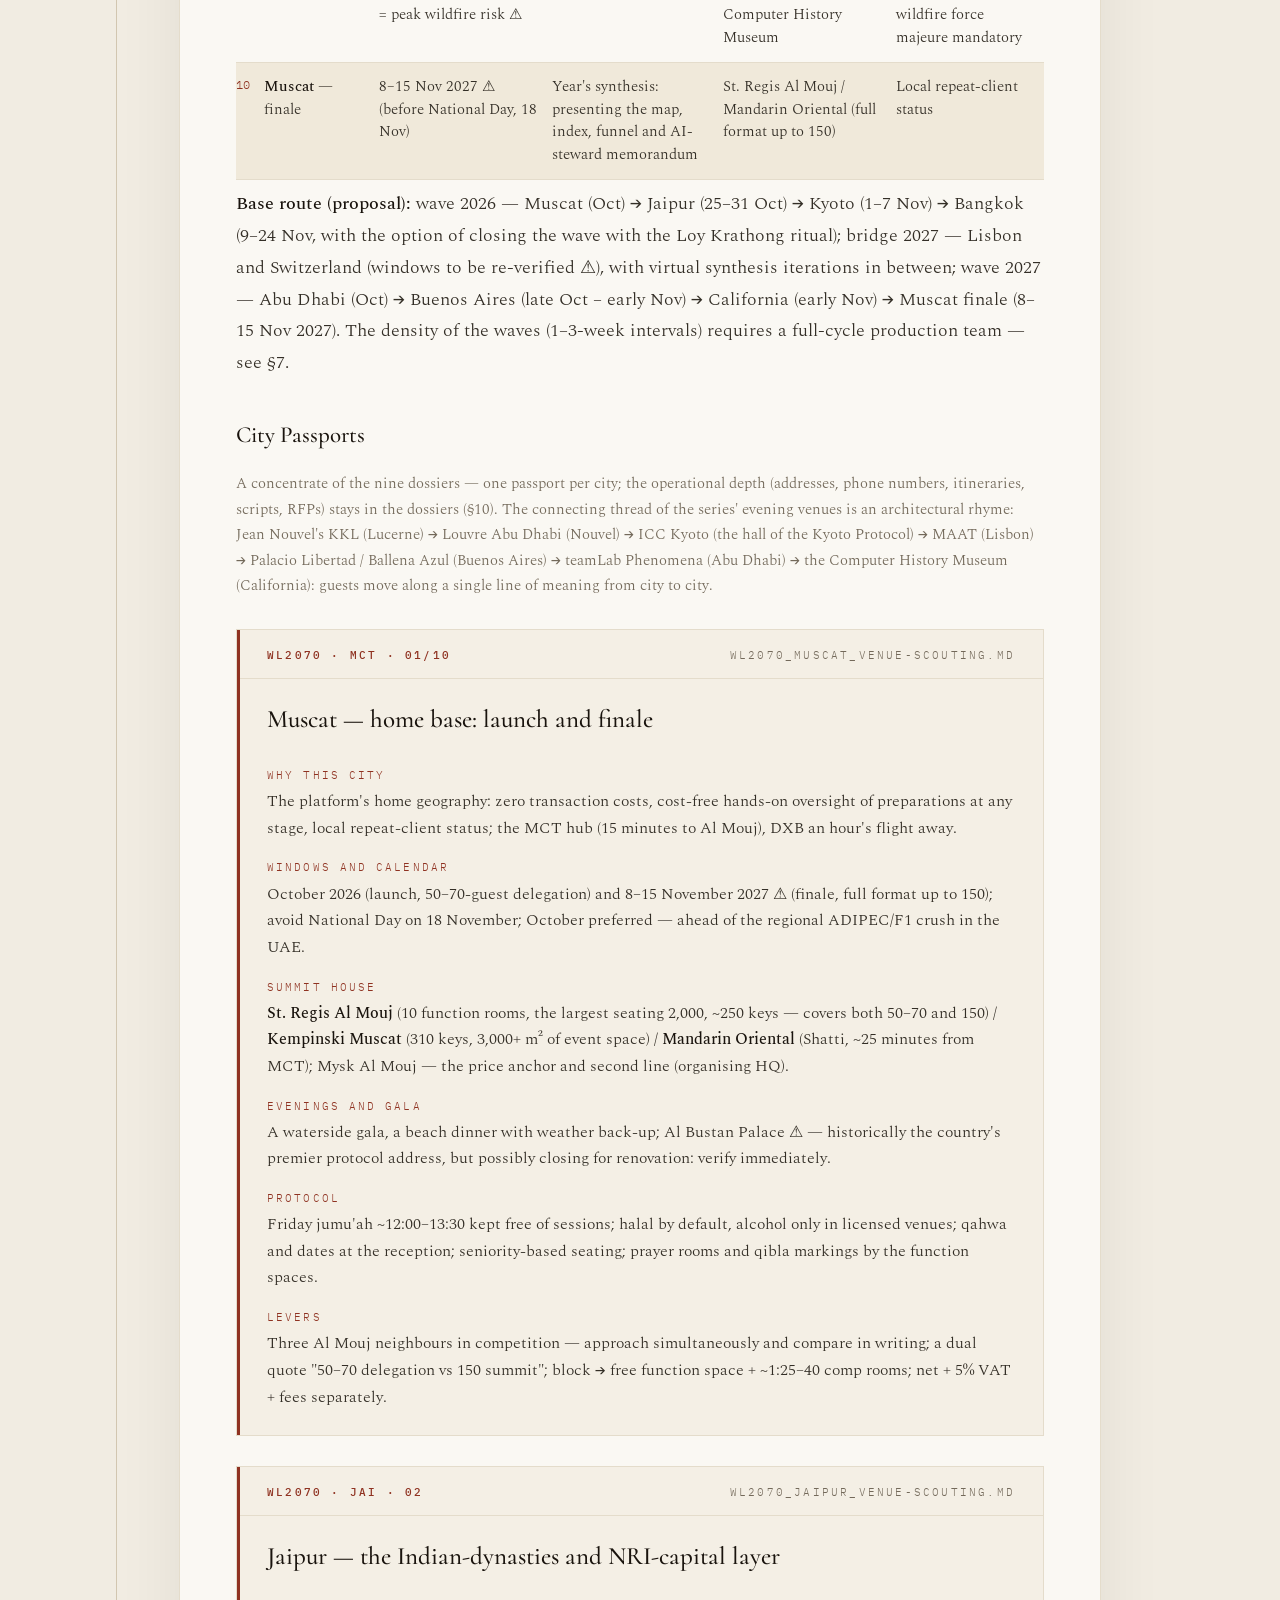
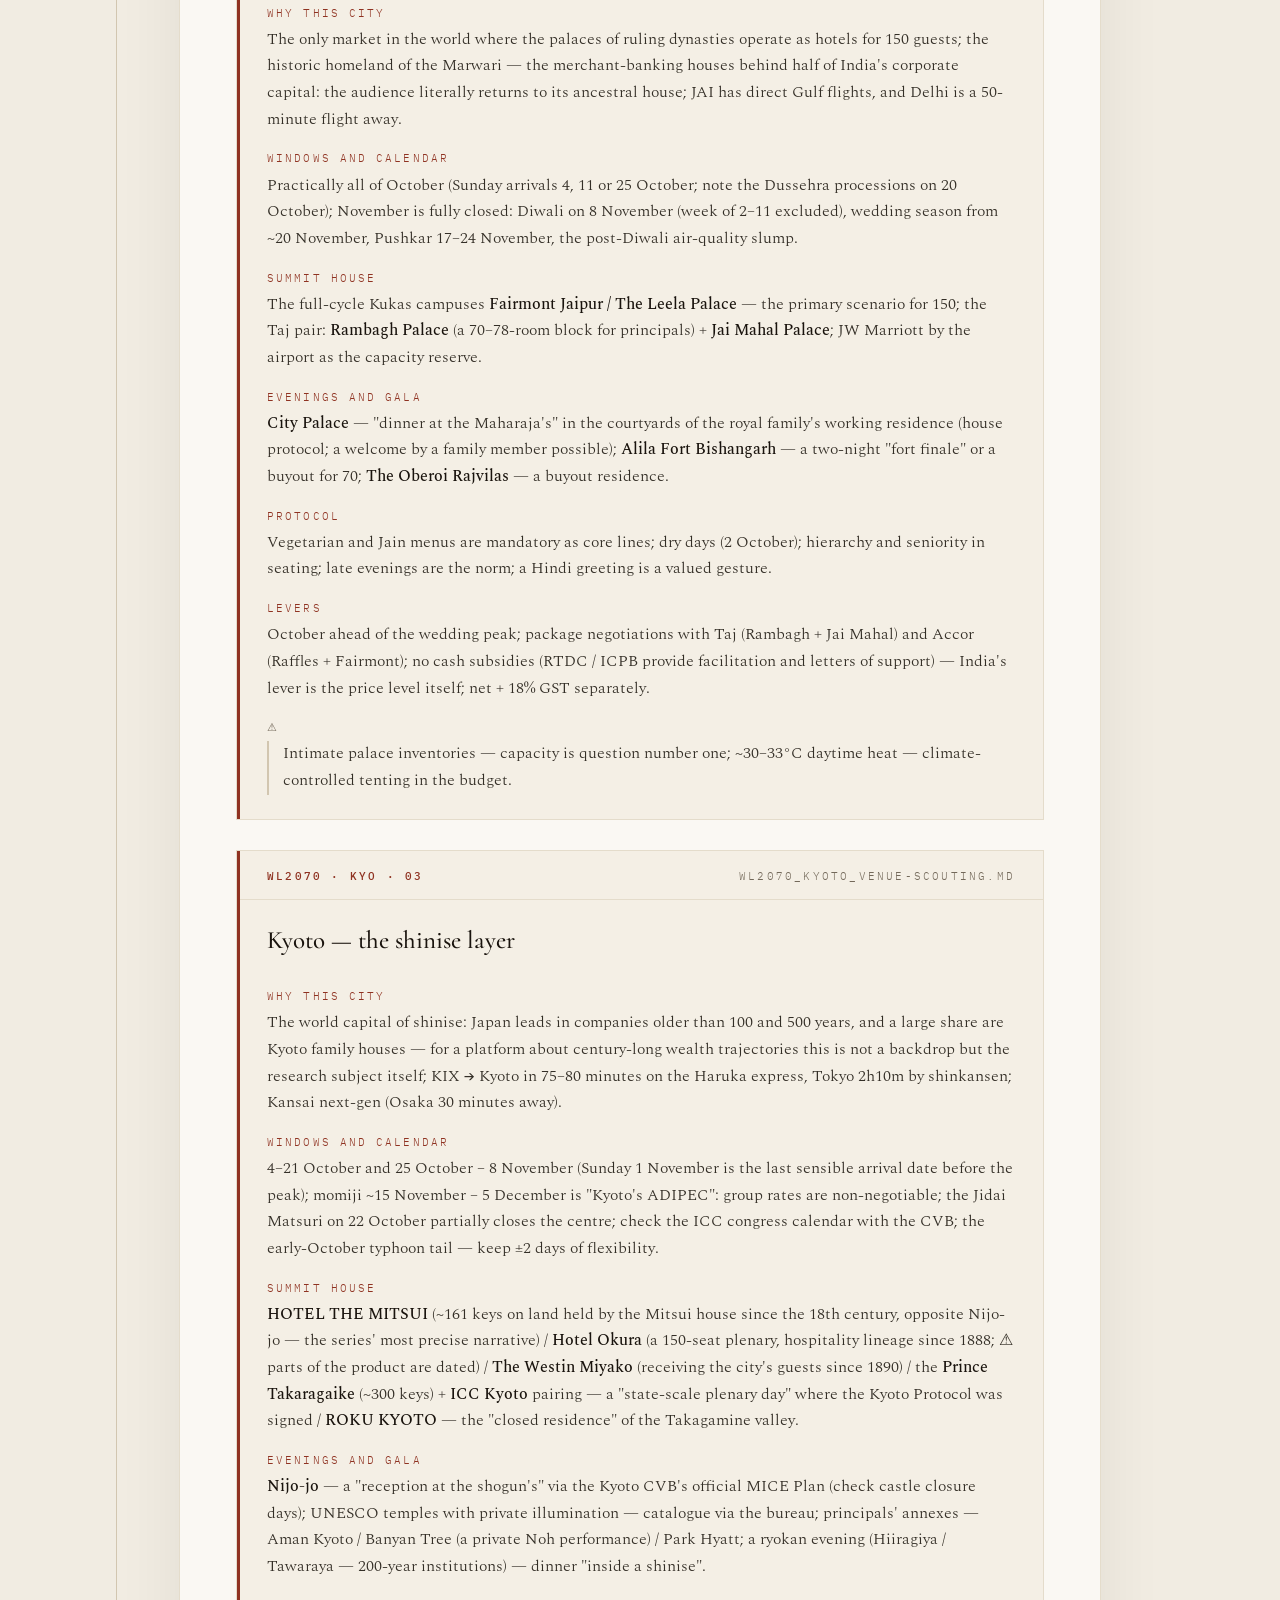
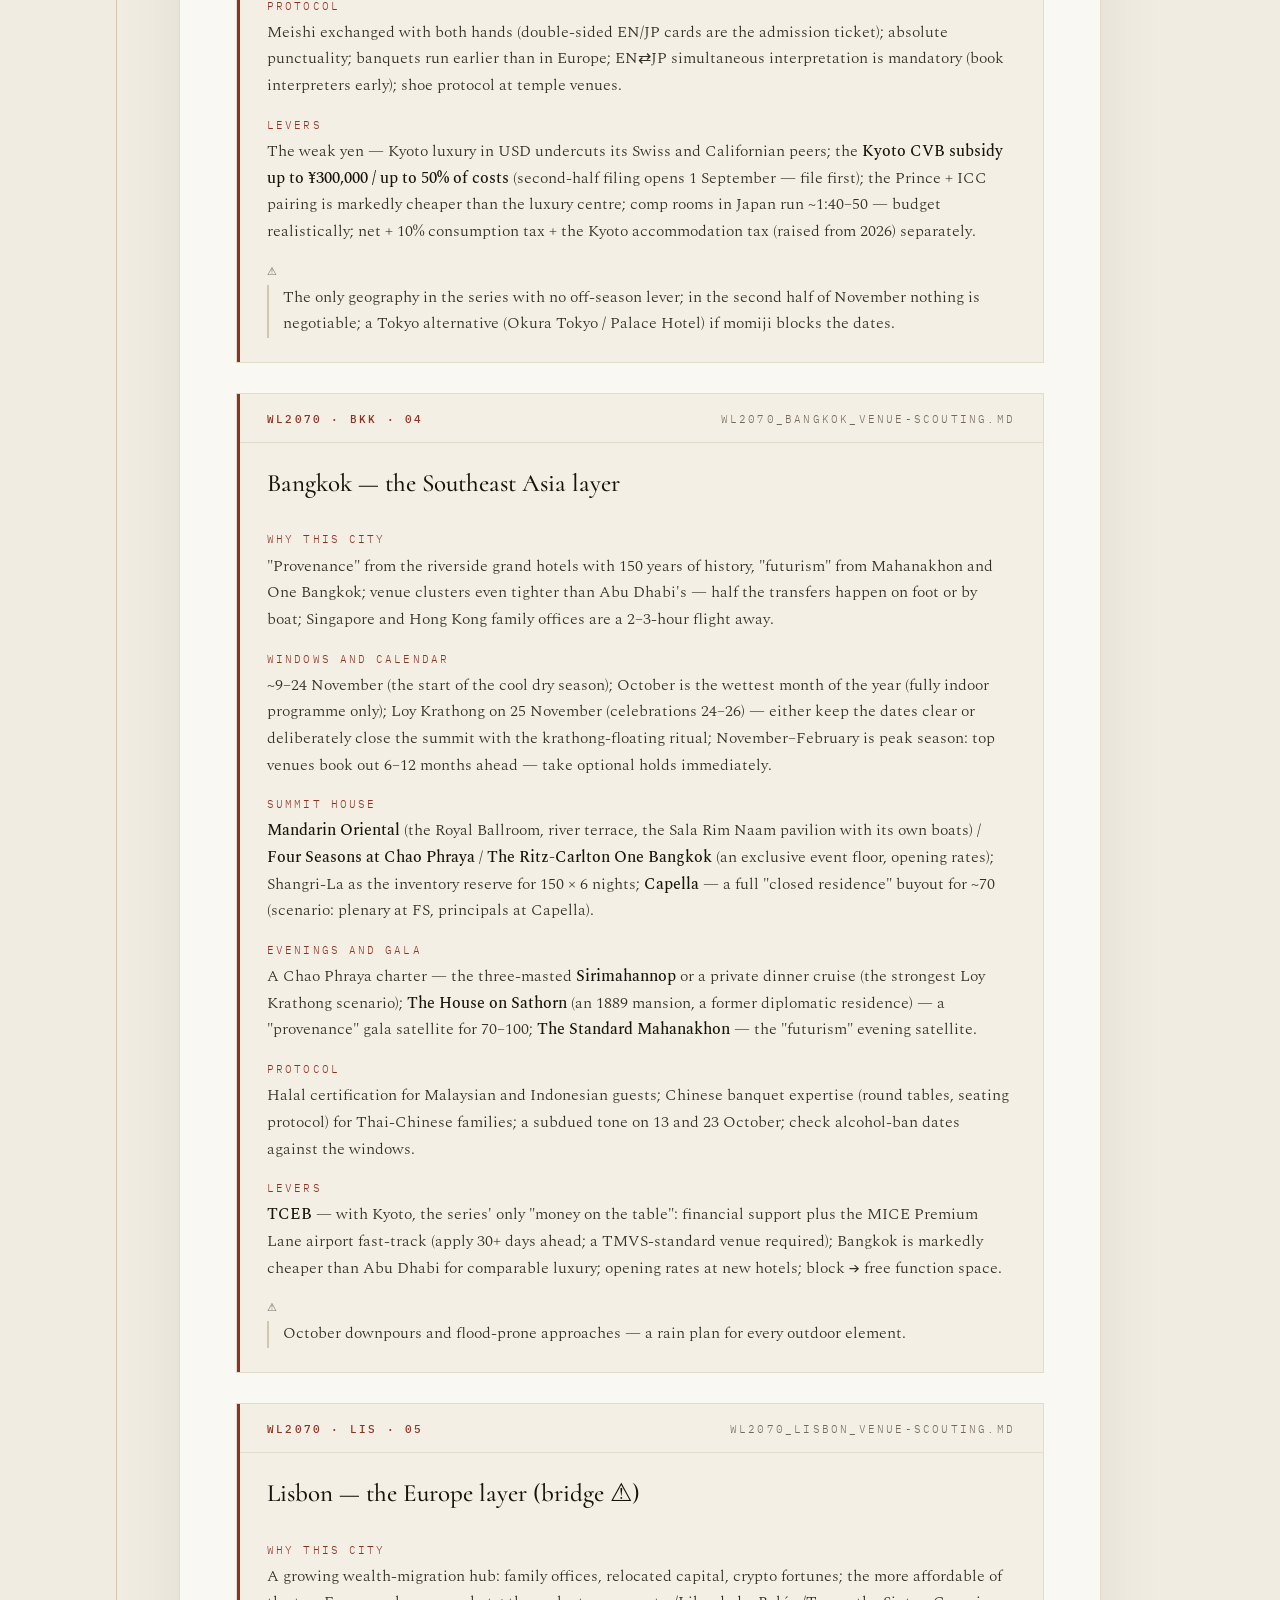
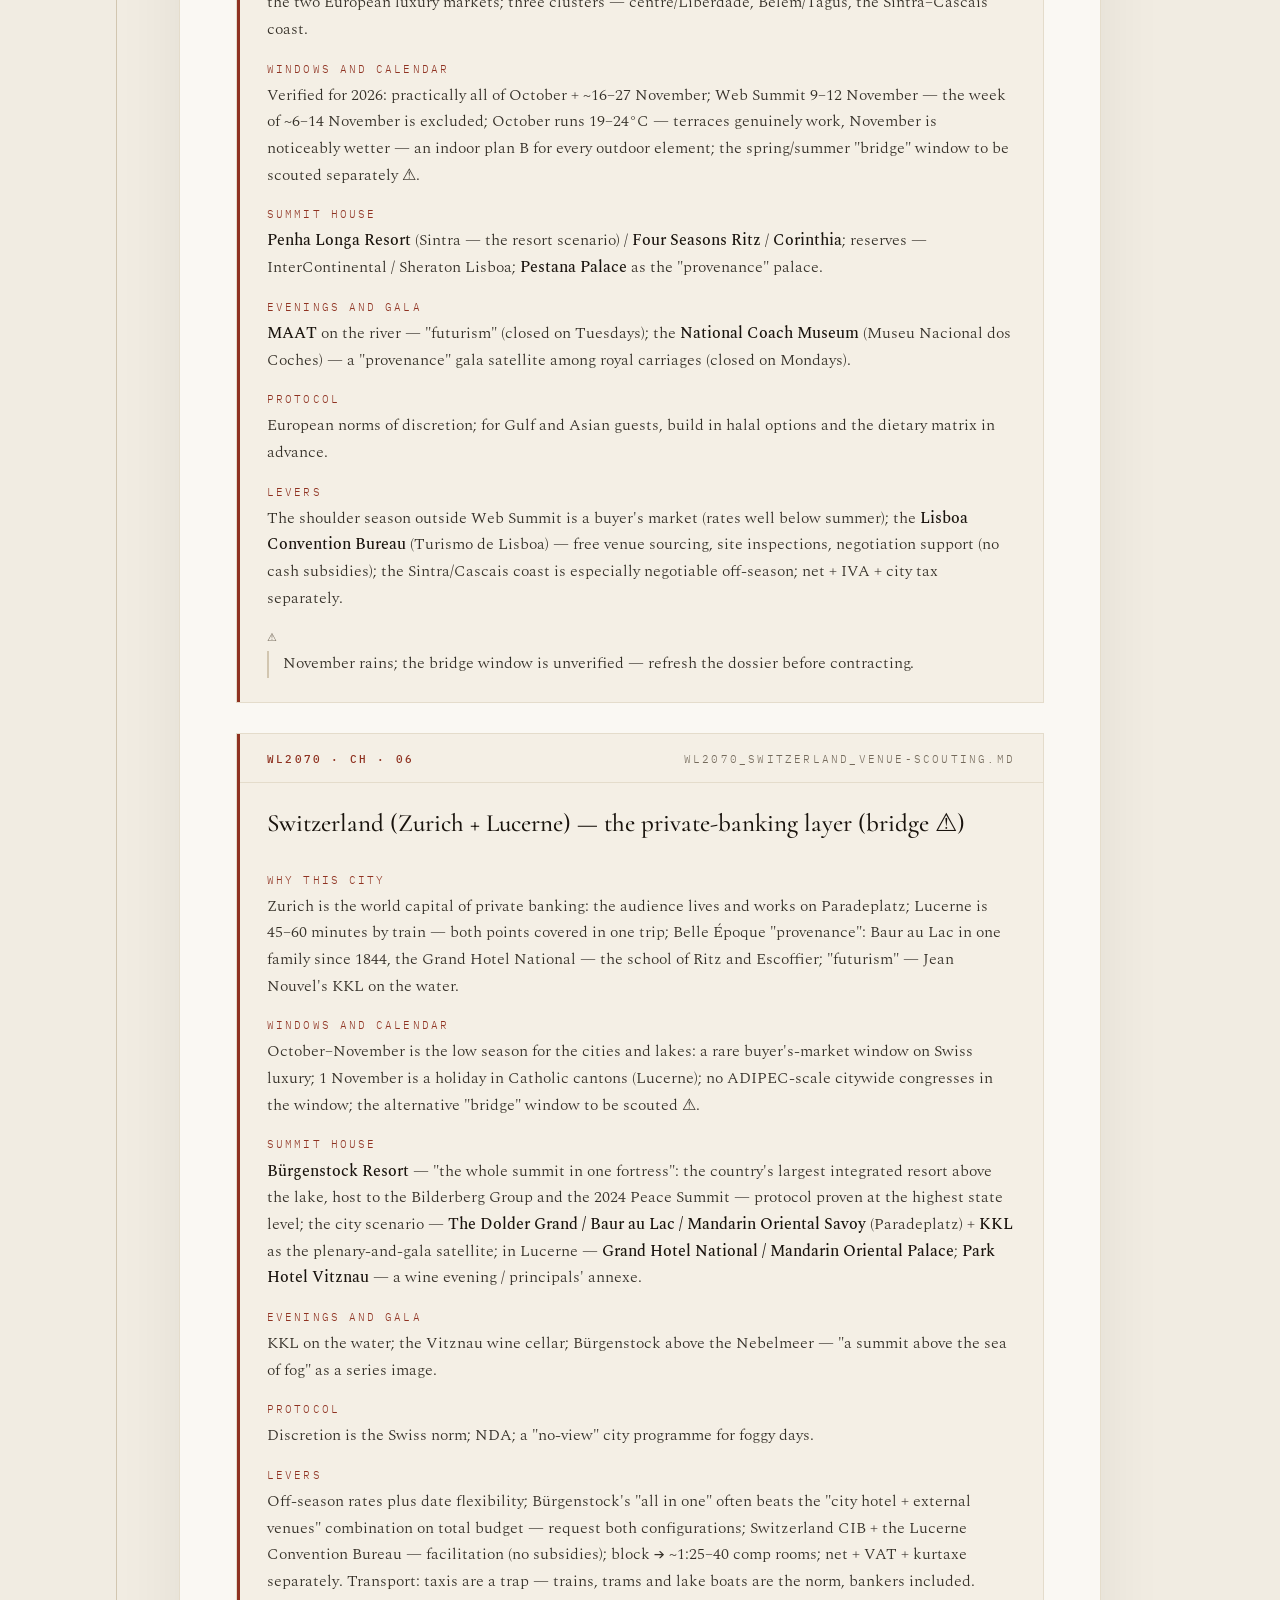
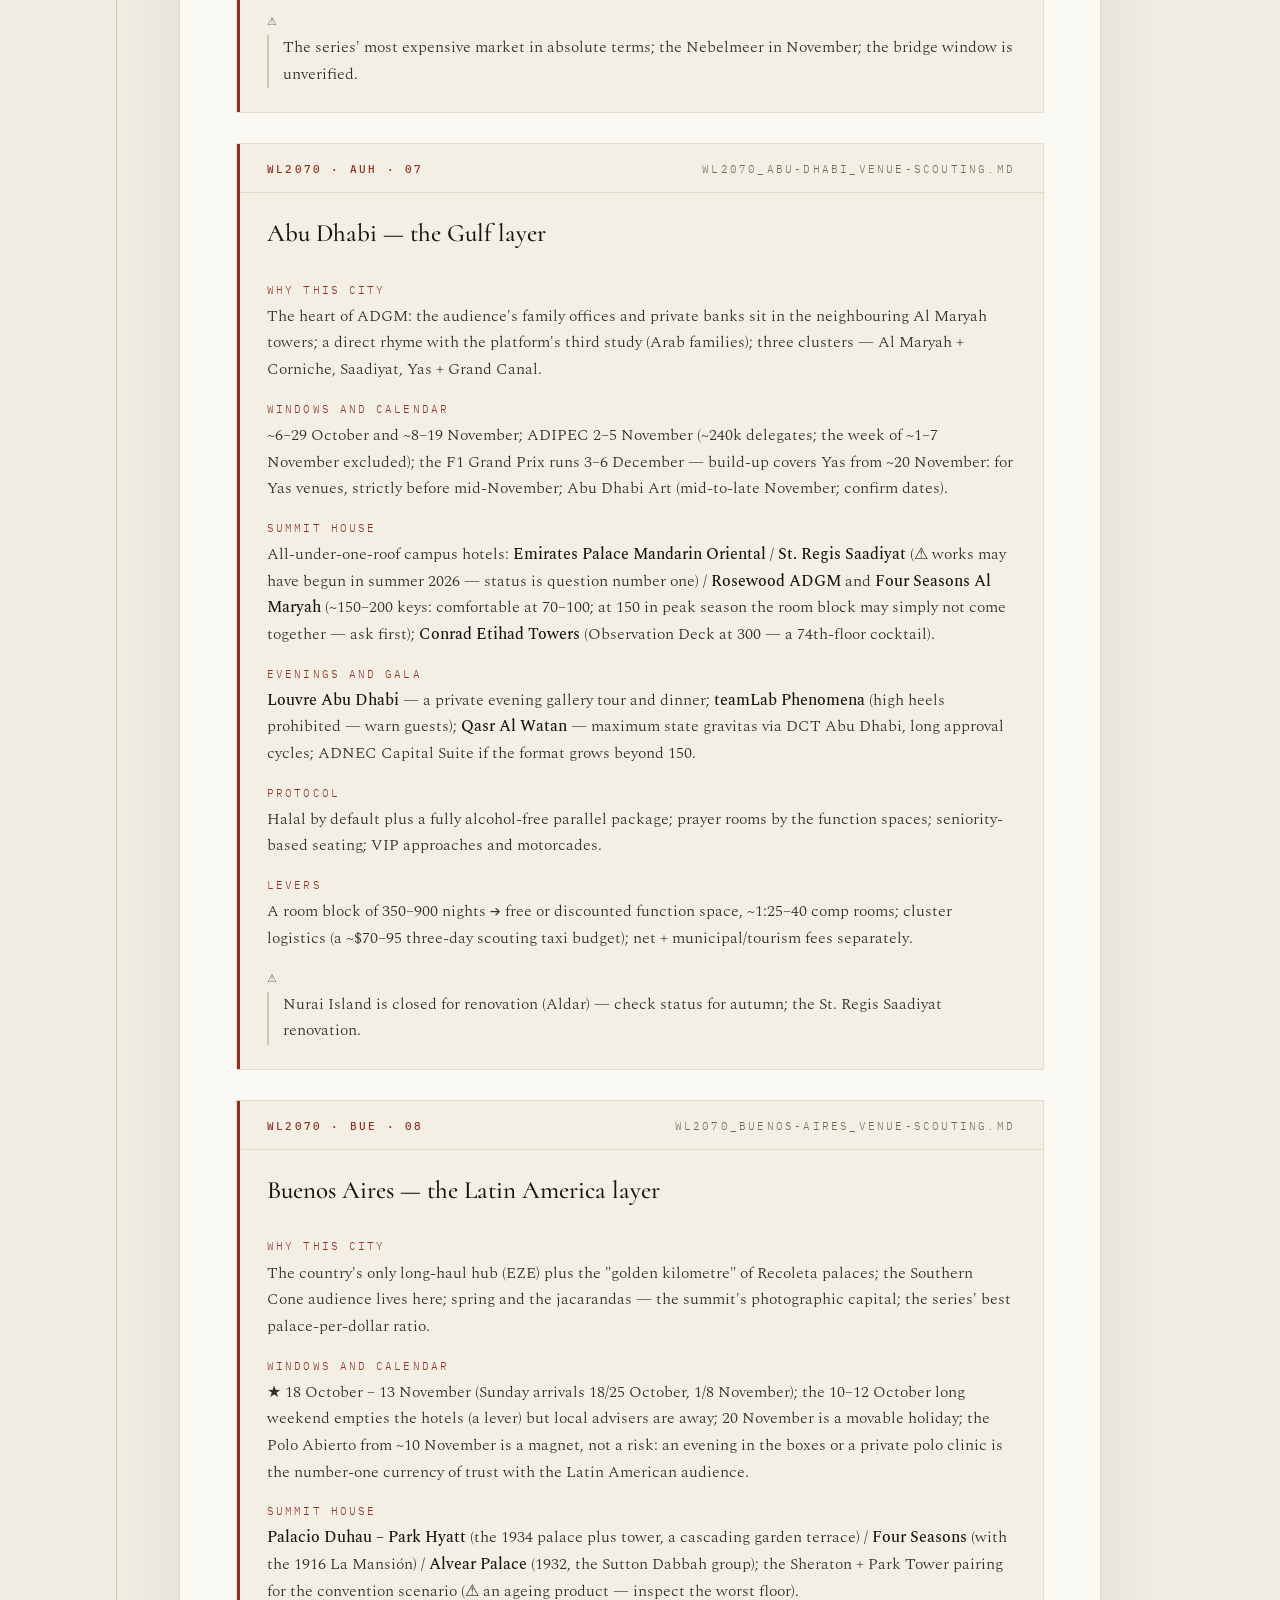
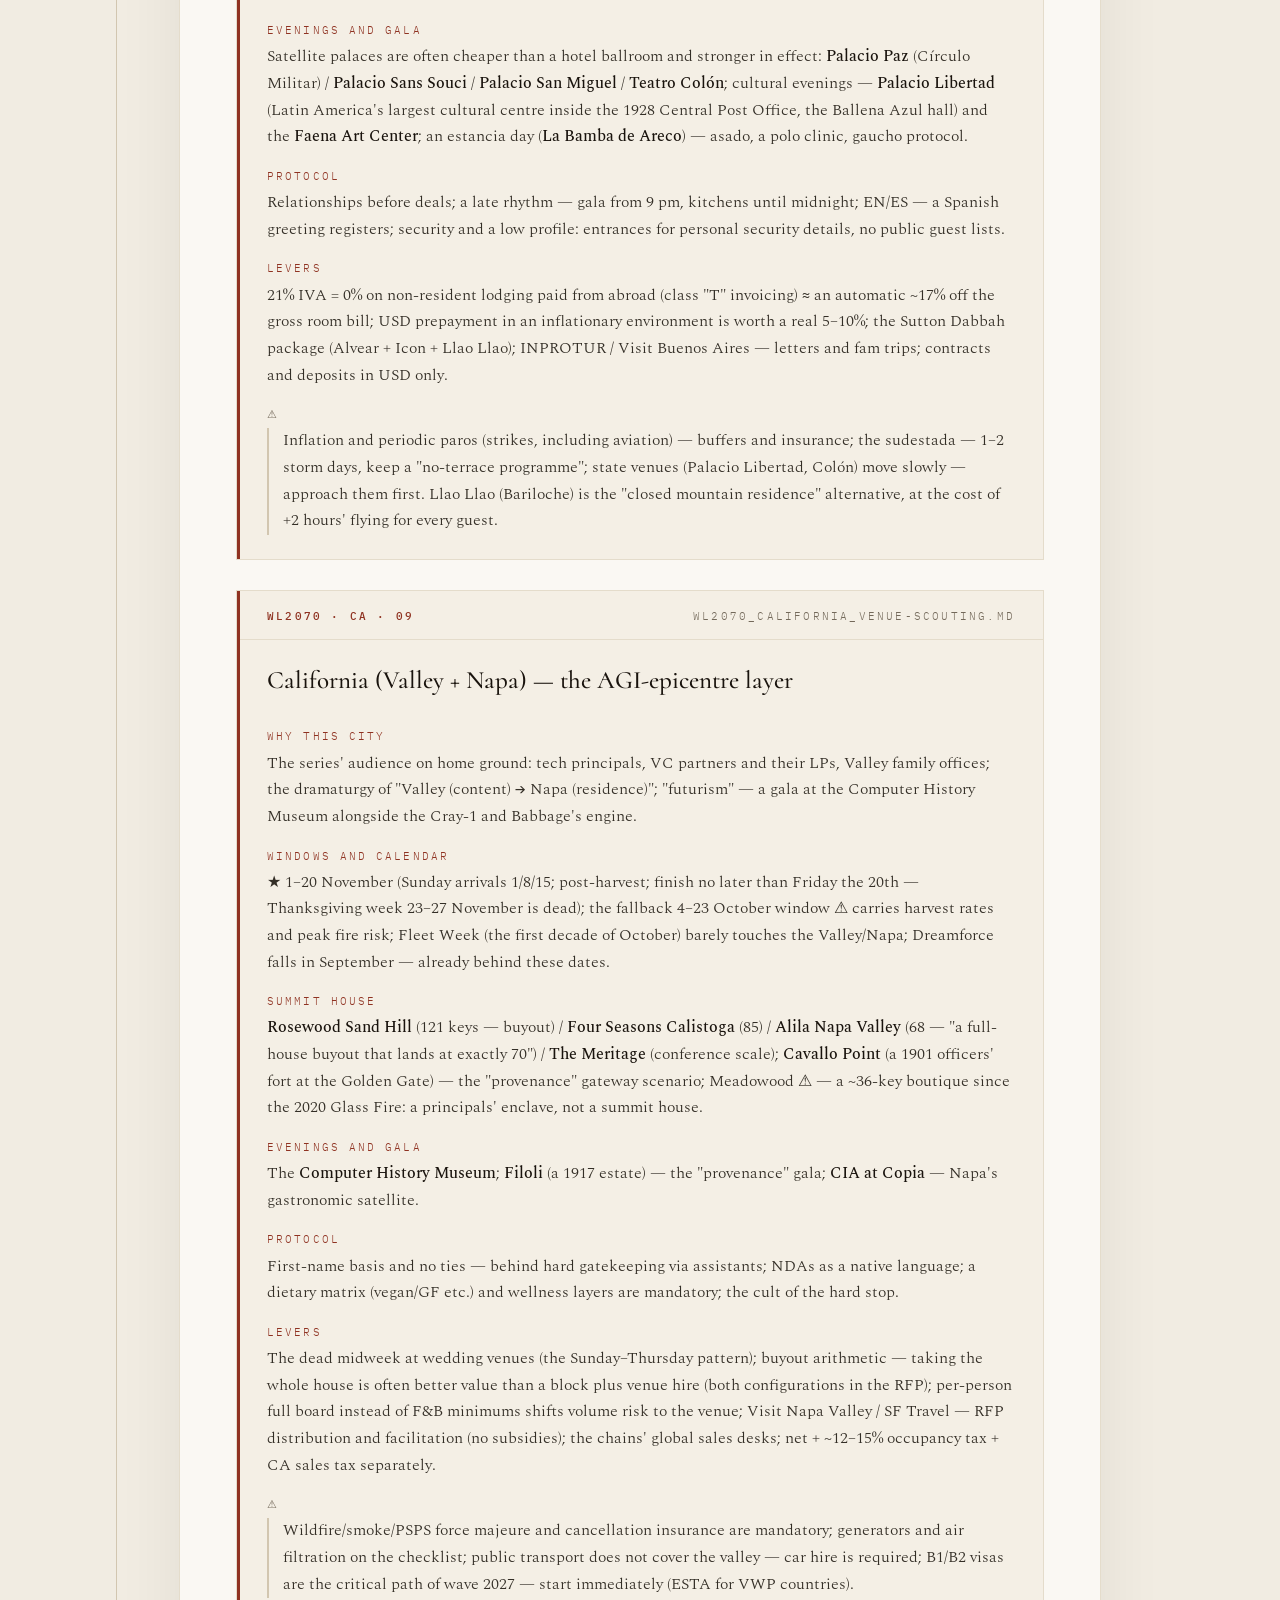
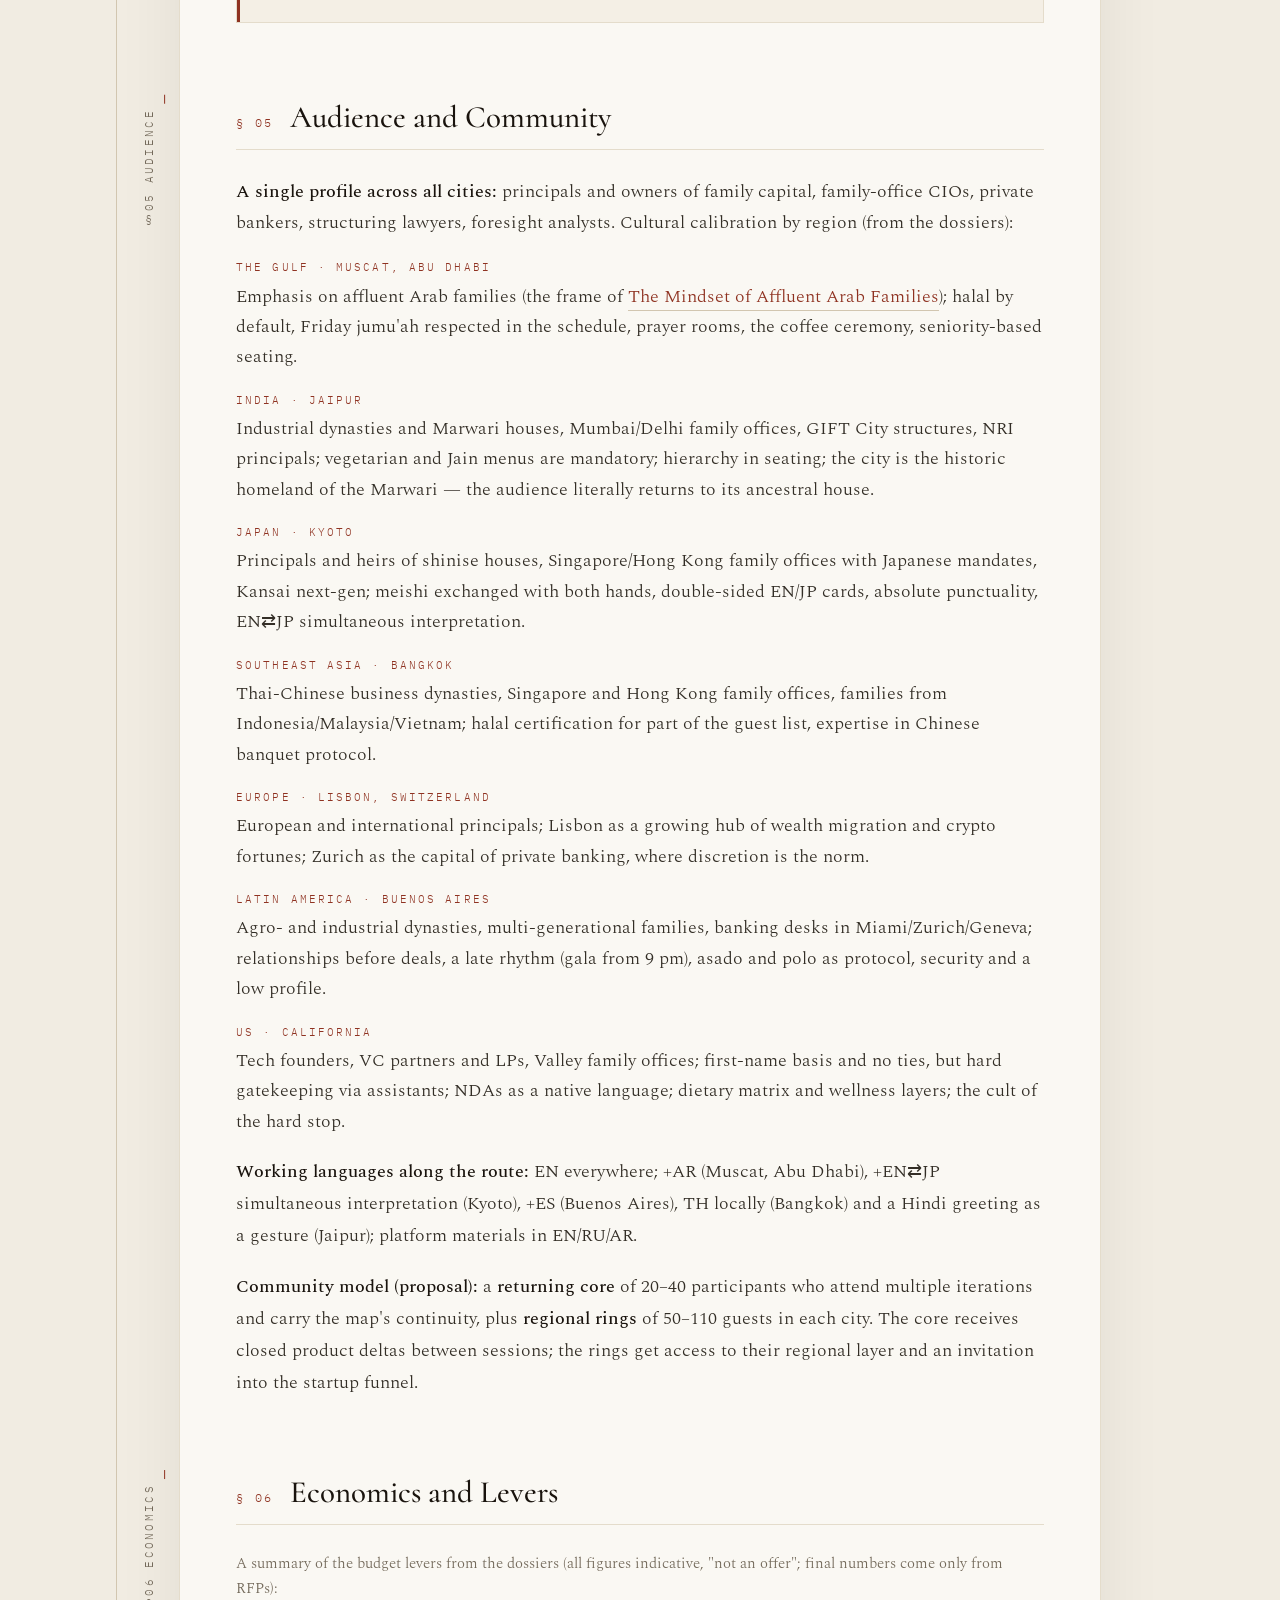
<file: master_programme.html>
<!DOCTYPE html>
<html lang="en">
<head>
<meta charset="UTF-8">
<meta name="viewport" content="width=device-width, initial-scale=1.0">
<meta name="color-scheme" content="light">
<title>WealthLeap 2070 · Annual Foresight Programme — Master Concept</title>
<link rel="preconnect" href="https://fonts.googleapis.com">
<link rel="preconnect" href="https://fonts.gstatic.com" crossorigin>
<link href="https://fonts.googleapis.com/css2?family=Cormorant:ital,wght@0,400;0,500;0,600;1,400;1,500&family=Spectral:ital,wght@0,300;0,400;0,500;1,300;1,400&family=IBM+Plex+Mono:wght@400;500&display=swap" rel="stylesheet">
<style>
  :root{
    color-scheme: light;
    --paper:#faf8f3; --desk:#f1ece2; --panel:#f4efe5;
    --ink:#19130d; --ink-soft:#332e26; --muted:#73695a;
    --gem:#8f3221;
    --seam:#d2c6b0; --rule:#e4dccb; --code-bg:#f0e9da;
  }
  *{margin:0;padding:0;box-sizing:border-box}
  html{background:var(--desk) !important; scroll-behavior:smooth}
  body{
    background:var(--paper) !important; color:var(--ink);
    font-family:'Spectral',Georgia,serif; font-weight:300;
    font-size:17.5px; line-height:1.82;
    max-width:920px; margin:0 auto; padding:0 56px 96px;
    box-shadow:0 0 0 1px var(--rule), 0 24px 64px rgba(25,19,13,.07);
    position:relative;
  }
  body::after{content:""; position:absolute; left:-64px; top:0; bottom:0; width:1px; background:var(--seam)}
  .layercode{position:absolute; left:-96px; top:10px; writing-mode:vertical-rl; transform:rotate(180deg);
    font-family:'IBM Plex Mono',monospace; font-size:10.5px; letter-spacing:.22em;
    color:var(--muted); white-space:nowrap; pointer-events:none}
  .layercode::after{content:""; position:absolute; left:-6px; bottom:-14px; width:1px; height:9px; background:var(--gem)}
  @media(max-width:1200px){ .layercode, body::after{display:none} }
  @media(max-width:720px){ body{padding:0 22px 72px; font-size:16.5px} }

  header{padding:64px 0 0}
  .stamp{font-family:'IBM Plex Mono',monospace; font-size:11.5px; letter-spacing:.24em;
    color:var(--muted); text-transform:uppercase; display:flex; gap:1.4em; flex-wrap:wrap}
  .stamp b{color:var(--gem); font-weight:500}
  h1{font-family:'Cormorant',serif; font-weight:500; font-size:46px; line-height:1.12;
    margin:26px 0 10px; letter-spacing:.005em}
  .subtitle{font-family:'Cormorant',serif; font-style:italic; font-size:22px;
    color:var(--ink-soft); margin-bottom:26px; max-width:44ch}
  .masthead-rule{height:1px; background:linear-gradient(90deg,var(--gem) 0 64px, var(--rule) 64px); margin:8px 0 0}
  @media(max-width:720px){ h1{font-size:34px} .subtitle{font-size:19px} }

  .glance{background:var(--panel); border:1px solid var(--rule); border-left:3px solid var(--gem);
    margin:44px 0 0; padding:26px 30px 22px}
  .glance .tag{font-family:'IBM Plex Mono',monospace; font-size:11px; letter-spacing:.26em;
    text-transform:uppercase; color:var(--gem); margin-bottom:14px}
  .glance dl{display:grid; grid-template-columns:132px 1fr; row-gap:9px; column-gap:22px}
  .glance dt{font-family:'IBM Plex Mono',monospace; font-size:11.5px; letter-spacing:.14em;
    text-transform:uppercase; color:var(--muted); padding-top:5px}
  .glance dd{font-size:16.5px; line-height:1.66}
  @media(max-width:720px){ .glance dl{grid-template-columns:1fr} .glance dt{padding-top:10px} }

  section{margin-top:76px; position:relative}
  .sec-head{display:flex; align-items:baseline; gap:16px; border-bottom:1px solid var(--rule);
    padding-bottom:12px; margin-bottom:26px}
  .sec-head .no{font-family:'IBM Plex Mono',monospace; font-size:12px; letter-spacing:.2em; color:var(--gem); white-space:nowrap}
  h2{font-family:'Cormorant',serif; font-weight:500; font-size:31px; line-height:1.2}
  h3.sub{font-family:'Cormorant',serif; font-weight:500; font-size:23px; margin:36px 0 14px}
  p{margin:0 0 1.1em; color:var(--ink-soft)}
  p strong, li strong, dd strong{color:var(--ink); font-weight:500}
  a{color:var(--gem); text-decoration:none; border-bottom:1px solid var(--seam)}
  a:hover{border-bottom-color:var(--gem)}
  em{font-style:italic}
  .note{font-size:15px; color:var(--muted); line-height:1.7}

  ul.dash{list-style:none; margin:0 0 1.1em}
  ul.dash li{padding-left:26px; position:relative; margin-bottom:10px; color:var(--ink-soft)}
  ul.dash li::before{content:"–"; position:absolute; left:2px; color:var(--gem)}

  dl.spec{margin:6px 0 1.1em}
  dl.spec dt{font-family:'IBM Plex Mono',monospace; font-size:10.5px; letter-spacing:.2em;
    text-transform:uppercase; color:var(--gem); margin:18px 0 4px}
  dl.spec dd{color:var(--ink-soft); line-height:1.74}

  .quartet{display:grid; grid-template-columns:1fr 1fr; gap:16px; margin-top:8px}
  .quartet .q{background:var(--panel); border:1px solid var(--rule); padding:20px 22px 16px; position:relative}
  .quartet .q::before{content:""; position:absolute; left:0; top:0; bottom:0; width:3px; background:var(--gem)}
  .quartet .no{font-family:'IBM Plex Mono',monospace; font-size:11px; letter-spacing:.22em; color:var(--gem)}
  .quartet h4{font-family:'Cormorant',serif; font-weight:500; font-size:21px; margin:6px 0 6px}
  .quartet p{font-size:15.5px; line-height:1.68; margin:0}
  @media(max-width:720px){ .quartet{grid-template-columns:1fr} }

  dl.days{display:grid; grid-template-columns:118px 1fr; row-gap:12px; column-gap:22px; margin:10px 0 1.2em}
  dl.days dt{font-family:'IBM Plex Mono',monospace; font-size:11px; letter-spacing:.16em;
    text-transform:uppercase; color:var(--gem); padding-top:4px; border-top:1px solid var(--rule)}
  dl.days dd{color:var(--ink-soft); padding-top:4px; border-top:1px solid var(--rule); line-height:1.7}
  @media(max-width:720px){ dl.days{grid-template-columns:92px 1fr} }

  .table-scroll{overflow-x:auto; -webkit-overflow-scrolling:touch; max-width:100%; margin:6px 0 8px}
  .table-scroll::-webkit-scrollbar{height:6px}
  .table-scroll::-webkit-scrollbar-track{background:transparent}
  .table-scroll::-webkit-scrollbar-thumb{background:var(--seam); border-radius:3px}
  table.strata{width:100%; min-width:700px; border-collapse:collapse; font-size:14.5px; line-height:1.55}
  table.strata th{font-family:'IBM Plex Mono',monospace; font-size:10.5px; letter-spacing:.14em;
    text-transform:uppercase; color:var(--muted); font-weight:500; text-align:left; vertical-align:bottom;
    padding:0 14px 10px 0; border-bottom:1px solid var(--seam); white-space:normal}
  table.strata td{padding:13px 14px 13px 0; border-bottom:1px solid var(--rule); vertical-align:top; color:var(--ink-soft)}
  table.strata td:first-child{font-family:'IBM Plex Mono',monospace; font-size:11.5px; color:var(--gem); white-space:nowrap}
  table.strata td b{color:var(--ink); font-weight:500}
  table.strata tr.hl td{background:var(--code-bg)}

  .slab{background:var(--panel); border:1px solid var(--rule); margin-top:30px; position:relative}
  .slab::before{content:""; position:absolute; left:0; top:0; bottom:0; width:3px; background:var(--gem)}
  .slab .birka{display:flex; justify-content:space-between; align-items:baseline; gap:14px;
    padding:15px 28px 13px 30px; border-bottom:1px solid var(--rule);
    font-family:'IBM Plex Mono',monospace; font-size:11px; letter-spacing:.2em;
    text-transform:uppercase; color:var(--muted); flex-wrap:wrap}
  .slab .birka .id{color:var(--gem); font-weight:500}
  .slab h3{font-family:'Cormorant',serif; font-weight:500; font-size:25px; padding:18px 30px 0}
  .slab .body{padding:8px 30px 24px}
  .slab dl dt{font-family:'IBM Plex Mono',monospace; font-size:10.5px; letter-spacing:.2em;
    text-transform:uppercase; color:var(--gem); margin:16px 0 4px}
  .slab dl dd{font-size:15.5px; line-height:1.72; color:var(--ink-soft)}
  .slab dl dd b{color:var(--ink); font-weight:500}
  .slab dl dd.warn{border-left:2px solid var(--seam); padding-left:14px}
  .slab dl dt.warn-t{color:var(--muted)}
  @media(max-width:720px){ .slab h3{padding:16px 22px 0} .slab .body{padding:6px 22px 20px} .slab .birka{padding:14px 22px 12px 24px} }

  .register{font-family:'IBM Plex Mono',monospace; font-size:13px; line-height:2.05; color:var(--ink-soft); background:var(--code-bg); border:1px solid var(--rule); padding:20px 26px; overflow-x:auto}
  .register b{color:var(--gem); font-weight:500}

  .cta{background:var(--panel); border:1px solid var(--rule); border-left:3px solid var(--gem); padding:26px 30px; margin-top:10px}

  footer{margin-top:88px; padding-top:20px; border-top:1px solid var(--seam);
    font-family:'IBM Plex Mono',monospace; font-size:11px; letter-spacing:.18em;
    color:var(--muted); text-transform:uppercase; line-height:2}
</style>
</head>
<body>

<header>
  <div class="stamp"><span><b>WL2070</b></span><span>Master Concept</span><span>EN</span><span>2026–2027</span></div>
  <h1>WealthLeap 2070<br>Annual Foresight Programme</h1>
  <div class="subtitle">Six to twelve invitation-only residential summits — the distributed production of a map of global wealth transfer.</div>
  <div class="masthead-rule"></div>
</header>

<div class="glance">
  <div class="tag">At a Glance</div>
  <dl>
    <dt>What</dt><dd>An annual programme of 6–12 invitation-only residential foresight summits — the distributed production of a map of global wealth transfer across two generations of singularity-driven transformation.</dd>
    <dt>When</dt><dd>October–November 2026 → October–November 2027; two "autumn waves" plus a mid-year "bridge"; base scenario — 10 iterations.</dd>
    <dt>Where</dt><dd>Muscat (launch and finale) · Jaipur · Kyoto · Bangkok · Lisbon · Switzerland · Abu Dhabi · Buenos Aires · California.</dd>
    <dt>Products</dt><dd>The foresight map · the Global Scarcity Index · the wealth-transition startup funnel · the expert dataset for an AI steward.</dd>
    <dt>Format</dt><dd>70–150 guests · 5–6 nights · plenary + 3 breakouts + gala · full board.</dd>
    <dt>Who we seek</dt><dd>The organising team and partners (§7, §9) · <a href="mailto:contact@wealthleap2070.io">contact@wealthleap2070.io</a></dd>
  </dl>
</div>

<section id="s1">
  <span class="layercode">§01 VISION</span>
  <div class="sec-head"><span class="no">§ 01</span><h2>Vision — What We Are Building</h2></div>
  <p><strong>WealthLeap 2070</strong> (<a href="https://wealthleap2070.io">wealthleap2070.io</a>) is a wealth-foresight platform for the age of AGI. The site today is a seed-stage teaser: three published studies set the frame — <a href="https://wealthleap2070.io/en/foresight.html">Wealth Foresight 2070</a> (the project's foundational map: the leap through the AGI portal, what ceases to be money yet endures as an object, and what survives two generations — with a mathematical model), <a href="https://wealthleap2070.io/en/golden_dollar.html">The Golden Dollar 2045</a> (a scenario of monetary transition), and <a href="https://wealthleap2070.io/en/arab_wealth.html">The Mindset of Affluent Arab Families</a> (capital-retention archetypes and a formal model of multi-generational decision-making). Languages: EN / RU / AR.</p>
  <p>The next step is to turn that frame into a <strong>large-scale collective, iterative foresight exercise</strong>: an annual programme of <strong>6–12 invitation-only residential summits</strong>, running from October–November 2026 to October–November 2027, whose outcome is a <strong>map of the transfer of global wealth across two generations of singularity-driven transformation</strong>. Each city in the series contributes its regional layer; between sessions the result compounds and sharpens. This is not a conference series — it is the distributed production of a single intellectual product, built by the owners and stewards of capital themselves.</p>
</section>

<section id="s2">
  <span class="layercode">§02 PRODUCTS</span>
  <div class="sec-head"><span class="no">§ 02</span><h2>The Programme's Four Products</h2></div>
  <div class="quartet">
    <div class="q"><div class="no">01</div><h4>The iterative foresight map</h4><p>A map of global wealth transfer across two generations of singularity-driven transformation. Every session adds a regional layer: assets, jurisdictions, family architectures, points of rupture.</p></div>
    <div class="q"><div class="no">02</div><h4>The Global Scarcity Index</h4><p>Built on the model in <a href="https://wealthleap2070.io/en/foresight.html">Wealth Foresight 2070</a>: what remains scarce and valuable on the far side of the AGI portal. Sessions provide expert regional calibration of the index.</p></div>
    <div class="q"><div class="no">03</div><h4>The wealth-transition startup funnel</h4><p>Ideas born in the sessions pass through standard filters: session ideas → selection → incubation. The programme becomes a source of deal flow that clears conventional venture screens.</p></div>
    <div class="q"><div class="no">04</div><h4>The expert dataset for an AI steward</h4><p>A structured corpus of judgements from principals, family offices and their advisers: the foundation of the memorandum for the primary core of an <strong>AI steward (ultimately, an AGI custodian) of family capital for the top 0.2% of households</strong> at the apex of the wealth pyramid, and for the service layer around them.</p></div>
  </div>
</section>

<section id="s3">
  <span class="layercode">§03 MECHANICS</span>
  <div class="sec-head"><span class="no">§ 03</span><h2>Series Mechanics: Iterations, Not Events</h2></div>
  <p><strong>Single-event invariant</strong> (identical across all cities): 70–150 guests · residential format, 5–6 nights (arrival Sunday → sessions Monday–Thursday → departure Friday/Saturday) · plenary theatre 120–150 · 3 parallel breakouts × 25–50 · gala dinner 100–120 · full board · airport transfers. Venue narrative anchors: "provenance", "futurism", "closed residence". The Muscat home base opens with a calibration event for a 50–70-guest delegation, scaling to 150.</p>
  <h3 class="sub">Architecture of a single iteration <span class="note">(proposal)</span></h3>
  <dl class="days">
    <dt>Sun</dt><dd>Arrival and welcome reception; an evening "state of the map" briefing: what previous cities have accumulated.</dd>
    <dt>Mon</dt><dd>Plenary day: the foresight frame, the regional context, and the setting of the iteration's brief.</dd>
    <dt>Tue–Wed</dt><dd>Breakout cycles along three tracks mirroring the products: the map (regional layer) · the index (scarcity calibration) · startup ideas (generation and review); evenings follow the city's cultural protocol (the gala satellites from the §4 passports).</dd>
    <dt>Thu</dt><dd>Synthesis plenary: consolidating the tracks into a delta; the closing gala.</dd>
    <dt>Fri/Sat</dt><dd>Departures; a closing debrief and inter-session sprint tasks for the returning core.</dd>
    <dt>Dataset</dt><dd>Collected across all formats: recording and labelling of judgements — with participants' consent, under the NDA confidentiality protocol.</dd>
  </dl>
  <p><strong>Rhythm (proposal for discussion):</strong> the programme runs as two dense "autumn waves" (Oct–Nov 2026 and Oct–Nov 2027, within the verified windows from the dossiers, at ~1–3-week intervals within each wave) and a mid-year "bridge" (Dec 2026 – Sep 2027, at ~6–8-week intervals). The base scenario totals <strong>10 iterations</strong>, within a 6–12 range depending on team and partner readiness.</p>
  <p><strong>Inter-session work (proposal):</strong> after each iteration — a 2–3-week synthesis sprint (consolidating session material into a delta of the map and index); a closed delta release to the returning core of participants; movement of startup ideas through the funnel (screening → mentor review → incubation track); dataset curation (structuring, labelling, expert verification of judgements). Each new session opens with the "current state of the map" — guests work not from a blank sheet but from the accumulated result of previous cities.</p>
</section>

<section id="s4">
  <span class="layercode">§04 ROUTE</span>
  <div class="sec-head"><span class="no">§ 04</span><h2>Programme Geography: The Route</h2></div>
  <p>Nine territorial dossiers have been prepared and verified (full register in §10). The calendar windows below come from the dossiers; the order and specific slots are a <strong>proposal for discussion</strong>. Wave-2027 windows repeat the 2026 pattern and require re-verification for 2027 ⚠; spring–summer "bridge" windows were not scouted in the dossiers — the relevant dossiers must be refreshed ⚠.</p>
  <div class="table-scroll">
  <table class="strata">
    <thead><tr><th>#</th><th>City</th><th>Window (verified for 2026)</th><th>Role in the programme</th><th>Anchor venue (candidates)</th><th>Key lever</th></tr></thead>
    <tbody>
      <tr><td>01</td><td><b>Muscat</b> — launch</td><td>Oct 2026</td><td>Home-base start: 50–70-guest delegation, methodology calibration</td><td>St. Regis Al Mouj / Kempinski / Mandarin Oriental</td><td>Home turf: zero transaction costs; three Al Mouj neighbours competing</td></tr>
      <tr><td>02</td><td><b>Jaipur</b></td><td>October only (25–31 Oct; Diwali 8 Nov + wedding season + Pushkar 17–24 Nov close out November)</td><td>The layer of Indian dynasties and NRI capital</td><td>Fairmont/Leela (Kukas), Taj pair Rambagh + Jai Mahal; gala — City Palace</td><td>Pre-wedding-season October; two-hotel packages within Taj / Accor</td></tr>
      <tr><td>03</td><td><b>Kyoto</b></td><td>4–21 Oct and 25 Oct – 8 Nov (momiji peak ~15 Nov – 5 Dec closed)</td><td>The shinise layer: century-old family houses as the research subject itself</td><td>HOTEL THE MITSUI; Prince + ICC Kyoto pairing; gala — Nijo-jo Castle</td><td>Kyoto CVB subsidy up to ¥300,000; weak yen</td></tr>
      <tr><td>04</td><td><b>Bangkok</b></td><td>9–24 Nov (Loy Krathong 25 Nov — a risk, or the closing ritual)</td><td>The Southeast Asia layer: Thai-Chinese dynasties, Singapore/Hong Kong family offices</td><td>Mandarin Oriental / Four Seasons Chao Phraya / Ritz-Carlton One Bangkok</td><td>TCEB subsidies (financial + airport fast-track)</td></tr>
      <tr><td>05</td><td><b>Lisbon</b> — bridge ⚠</td><td>Verified: Oct + 16–27 Nov (Web Summit 9–12 Nov excluded); spring/summer window to be scouted</td><td>The Europe layer: wealth-migration hub, relocated capital</td><td>Penha Longa (Sintra) / Four Seasons Ritz / Corinthia; evening — MAAT</td><td>Shoulder season — buyer's market; Lisboa CB facilitation</td></tr>
      <tr><td>06</td><td><b>Switzerland</b> (Zurich + Lucerne) — bridge ⚠</td><td>Verified: Oct–Nov = low season; alternative window to be scouted</td><td>The private-banking layer: the institutional core</td><td>Bürgenstock ("the whole programme in one fortress"); city — Dolder Grand / Baur au Lac + KKL</td><td>Off-season — a rare buyer's-market window on Swiss luxury</td></tr>
      <tr><td>07</td><td><b>Abu Dhabi</b></td><td>6–29 Oct and 8–19 Nov (ADIPEC 2–5 Nov; F1 build-up from ~20 Nov)</td><td>The Gulf layer: Arab families, ADGM/family offices — echoing Study III (see §1)</td><td>Emirates Palace MO / St. Regis Saadiyat / Rosewood ADGM; evenings — Louvre AD, teamLab</td><td>Room block of 350–900 nights: free function space, ~1:25–40 comp rooms</td></tr>
      <tr><td>08</td><td><b>Buenos Aires</b></td><td>18 Oct – 13 Nov (jacarandas; Polo Abierto from ~10 Nov — a magnet, not a risk)</td><td>The Latin America layer: agro-industrial dynasties of the Southern Cone</td><td>Palacio Duhau – Park Hyatt / Four Seasons + gala palaces (Paz, Sans Souci, Colón)</td><td>21% IVA = 0% on non-resident lodging; USD prepayment; best palace-per-dollar ratio</td></tr>
      <tr><td>09</td><td><b>California</b> (Valley + Napa)</td><td>★ 1–20 Nov (post-harvest, pre-Thanksgiving); October = peak wildfire risk ⚠</td><td>The AGI-epicentre layer: tech principals, VCs and their LPs</td><td>Rosewood Sand Hill (buyout) / FS Calistoga / Meritage; evening — Computer History Museum</td><td>Dead midweek at wedding venues; buyout arithmetic; wildfire force majeure mandatory</td></tr>
      <tr class="hl"><td>10</td><td><b>Muscat</b> — finale</td><td>8–15 Nov 2027 ⚠ (before National Day, 18 Nov)</td><td>Year's synthesis: presenting the map, index, funnel and AI-steward memorandum</td><td>St. Regis Al Mouj / Mandarin Oriental (full format up to 150)</td><td>Local repeat-client status</td></tr>
    </tbody>
  </table>
  </div>
  <p><strong>Base route (proposal):</strong> wave 2026 — Muscat (Oct) → Jaipur (25–31 Oct) → Kyoto (1–7 Nov) → Bangkok (9–24 Nov, with the option of closing the wave with the Loy Krathong ritual); bridge 2027 — Lisbon and Switzerland (windows to be re-verified ⚠), with virtual synthesis iterations in between; wave 2027 — Abu Dhabi (Oct) → Buenos Aires (late Oct – early Nov) → California (early Nov) → Muscat finale (8–15 Nov 2027). The density of the waves (1–3-week intervals) requires a full-cycle production team — see §7.</p>

  <h3 class="sub">City Passports</h3>
  <p class="note">A concentrate of the nine dossiers — one passport per city; the operational depth (addresses, phone numbers, itineraries, scripts, RFPs) stays in the dossiers (§10). The connecting thread of the series' evening venues is an architectural rhyme: Jean Nouvel's KKL (Lucerne) → Louvre Abu Dhabi (Nouvel) → ICC Kyoto (the hall of the Kyoto Protocol) → MAAT (Lisbon) → Palacio Libertad / Ballena Azul (Buenos Aires) → teamLab Phenomena (Abu Dhabi) → the Computer History Museum (California): guests move along a single line of meaning from city to city.</p>

  <div class="slab">
    <div class="birka"><span class="id">WL2070 · MCT · 01/10</span><span>WL2070_Muscat_venue-scouting.md</span></div>
    <h3>Muscat — home base: launch and finale</h3>
    <div class="body"><dl>
      <dt>Why this city</dt><dd>The platform's home geography: zero transaction costs, cost-free hands-on oversight of preparations at any stage, local repeat-client status; the MCT hub (15 minutes to Al Mouj), DXB an hour's flight away.</dd>
      <dt>Windows and calendar</dt><dd>October 2026 (launch, 50–70-guest delegation) and 8–15 November 2027 ⚠ (finale, full format up to 150); avoid National Day on 18 November; October preferred — ahead of the regional ADIPEC/F1 crush in the UAE.</dd>
      <dt>Summit house</dt><dd><b>St. Regis Al Mouj</b> (10 function rooms, the largest seating 2,000, ~250 keys — covers both 50–70 and 150) / <b>Kempinski Muscat</b> (310 keys, 3,000+ m² of event space) / <b>Mandarin Oriental</b> (Shatti, ~25 minutes from MCT); Mysk Al Mouj — the price anchor and second line (organising HQ).</dd>
      <dt>Evenings and gala</dt><dd>A waterside gala, a beach dinner with weather back-up; Al Bustan Palace ⚠ — historically the country's premier protocol address, but possibly closing for renovation: verify immediately.</dd>
      <dt>Protocol</dt><dd>Friday jumu'ah ~12:00–13:30 kept free of sessions; halal by default, alcohol only in licensed venues; qahwa and dates at the reception; seniority-based seating; prayer rooms and qibla markings by the function spaces.</dd>
      <dt>Levers</dt><dd>Three Al Mouj neighbours in competition — approach simultaneously and compare in writing; a dual quote "50–70 delegation vs 150 summit"; block → free function space + ~1:25–40 comp rooms; net + 5% VAT + fees separately.</dd>
    </dl></div>
  </div>

  <div class="slab">
    <div class="birka"><span class="id">WL2070 · JAI · 02</span><span>WL2070_Jaipur_venue-scouting.md</span></div>
    <h3>Jaipur — the Indian-dynasties and NRI-capital layer</h3>
    <div class="body"><dl>
      <dt>Why this city</dt><dd>The only market in the world where the palaces of ruling dynasties operate as hotels for 150 guests; the historic homeland of the Marwari — the merchant-banking houses behind half of India's corporate capital: the audience literally returns to its ancestral house; JAI has direct Gulf flights, and Delhi is a 50-minute flight away.</dd>
      <dt>Windows and calendar</dt><dd>Practically all of October (Sunday arrivals 4, 11 or 25 October; note the Dussehra processions on 20 October); November is fully closed: Diwali on 8 November (week of 2–11 excluded), wedding season from ~20 November, Pushkar 17–24 November, the post-Diwali air-quality slump.</dd>
      <dt>Summit house</dt><dd>The full-cycle Kukas campuses <b>Fairmont Jaipur / The Leela Palace</b> — the primary scenario for 150; the Taj pair: <b>Rambagh Palace</b> (a 70–78-room block for principals) + <b>Jai Mahal Palace</b>; JW Marriott by the airport as the capacity reserve.</dd>
      <dt>Evenings and gala</dt><dd><b>City Palace</b> — "dinner at the Maharaja's" in the courtyards of the royal family's working residence (house protocol; a welcome by a family member possible); <b>Alila Fort Bishangarh</b> — a two-night "fort finale" or a buyout for 70; <b>The Oberoi Rajvilas</b> — a buyout residence.</dd>
      <dt>Protocol</dt><dd>Vegetarian and Jain menus are mandatory as core lines; dry days (2 October); hierarchy and seniority in seating; late evenings are the norm; a Hindi greeting is a valued gesture.</dd>
      <dt>Levers</dt><dd>October ahead of the wedding peak; package negotiations with Taj (Rambagh + Jai Mahal) and Accor (Raffles + Fairmont); no cash subsidies (RTDC / ICPB provide facilitation and letters of support) — India's lever is the price level itself; net + 18% GST separately.</dd>
      <dt class="warn-t">⚠</dt><dd class="warn">Intimate palace inventories — capacity is question number one; ~30–33°C daytime heat — climate-controlled tenting in the budget.</dd>
    </dl></div>
  </div>

  <div class="slab">
    <div class="birka"><span class="id">WL2070 · KYO · 03</span><span>WL2070_Kyoto_venue-scouting.md</span></div>
    <h3>Kyoto — the shinise layer</h3>
    <div class="body"><dl>
      <dt>Why this city</dt><dd>The world capital of shinise: Japan leads in companies older than 100 and 500 years, and a large share are Kyoto family houses — for a platform about century-long wealth trajectories this is not a backdrop but the research subject itself; KIX → Kyoto in 75–80 minutes on the Haruka express, Tokyo 2h10m by shinkansen; Kansai next-gen (Osaka 30 minutes away).</dd>
      <dt>Windows and calendar</dt><dd>4–21 October and 25 October – 8 November (Sunday 1 November is the last sensible arrival date before the peak); momiji ~15 November – 5 December is "Kyoto's ADIPEC": group rates are non-negotiable; the Jidai Matsuri on 22 October partially closes the centre; check the ICC congress calendar with the CVB; the early-October typhoon tail — keep ±2 days of flexibility.</dd>
      <dt>Summit house</dt><dd><b>HOTEL THE MITSUI</b> (~161 keys on land held by the Mitsui house since the 18th century, opposite Nijo-jo — the series' most precise narrative) / <b>Hotel Okura</b> (a 150-seat plenary, hospitality lineage since 1888; ⚠ parts of the product are dated) / <b>The Westin Miyako</b> (receiving the city's guests since 1890) / the <b>Prince Takaragaike</b> (~300 keys) + <b>ICC Kyoto</b> pairing — a "state-scale plenary day" where the Kyoto Protocol was signed / <b>ROKU KYOTO</b> — the "closed residence" of the Takagamine valley.</dd>
      <dt>Evenings and gala</dt><dd><b>Nijo-jo</b> — a "reception at the shogun's" via the Kyoto CVB's official MICE Plan (check castle closure days); UNESCO temples with private illumination — catalogue via the bureau; principals' annexes — Aman Kyoto / Banyan Tree (a private Noh performance) / Park Hyatt; a ryokan evening (Hiiragiya / Tawaraya — 200-year institutions) — dinner "inside a shinise".</dd>
      <dt>Protocol</dt><dd>Meishi exchanged with both hands (double-sided EN/JP cards are the admission ticket); absolute punctuality; banquets run earlier than in Europe; EN⇄JP simultaneous interpretation is mandatory (book interpreters early); shoe protocol at temple venues.</dd>
      <dt>Levers</dt><dd>The weak yen — Kyoto luxury in USD undercuts its Swiss and Californian peers; the <b>Kyoto CVB subsidy up to ¥300,000 / up to 50% of costs</b> (second-half filing opens 1 September — file first); the Prince + ICC pairing is markedly cheaper than the luxury centre; comp rooms in Japan run ~1:40–50 — budget realistically; net + 10% consumption tax + the Kyoto accommodation tax (raised from 2026) separately.</dd>
      <dt class="warn-t">⚠</dt><dd class="warn">The only geography in the series with no off-season lever; in the second half of November nothing is negotiable; a Tokyo alternative (Okura Tokyo / Palace Hotel) if momiji blocks the dates.</dd>
    </dl></div>
  </div>

  <div class="slab">
    <div class="birka"><span class="id">WL2070 · BKK · 04</span><span>WL2070_Bangkok_venue-scouting.md</span></div>
    <h3>Bangkok — the Southeast Asia layer</h3>
    <div class="body"><dl>
      <dt>Why this city</dt><dd>"Provenance" from the riverside grand hotels with 150 years of history, "futurism" from Mahanakhon and One Bangkok; venue clusters even tighter than Abu Dhabi's — half the transfers happen on foot or by boat; Singapore and Hong Kong family offices are a 2–3-hour flight away.</dd>
      <dt>Windows and calendar</dt><dd>~9–24 November (the start of the cool dry season); October is the wettest month of the year (fully indoor programme only); Loy Krathong on 25 November (celebrations 24–26) — either keep the dates clear or deliberately close the summit with the krathong-floating ritual; November–February is peak season: top venues book out 6–12 months ahead — take optional holds immediately.</dd>
      <dt>Summit house</dt><dd><b>Mandarin Oriental</b> (the Royal Ballroom, river terrace, the Sala Rim Naam pavilion with its own boats) / <b>Four Seasons at Chao Phraya</b> / <b>The Ritz-Carlton One Bangkok</b> (an exclusive event floor, opening rates); Shangri-La as the inventory reserve for 150 × 6 nights; <b>Capella</b> — a full "closed residence" buyout for ~70 (scenario: plenary at FS, principals at Capella).</dd>
      <dt>Evenings and gala</dt><dd>A Chao Phraya charter — the three-masted <b>Sirimahannop</b> or a private dinner cruise (the strongest Loy Krathong scenario); <b>The House on Sathorn</b> (an 1889 mansion, a former diplomatic residence) — a "provenance" gala satellite for 70–100; <b>The Standard Mahanakhon</b> — the "futurism" evening satellite.</dd>
      <dt>Protocol</dt><dd>Halal certification for Malaysian and Indonesian guests; Chinese banquet expertise (round tables, seating protocol) for Thai-Chinese families; a subdued tone on 13 and 23 October; check alcohol-ban dates against the windows.</dd>
      <dt>Levers</dt><dd><b>TCEB</b> — with Kyoto, the series' only "money on the table": financial support plus the MICE Premium Lane airport fast-track (apply 30+ days ahead; a TMVS-standard venue required); Bangkok is markedly cheaper than Abu Dhabi for comparable luxury; opening rates at new hotels; block → free function space.</dd>
      <dt class="warn-t">⚠</dt><dd class="warn">October downpours and flood-prone approaches — a rain plan for every outdoor element.</dd>
    </dl></div>
  </div>

  <div class="slab">
    <div class="birka"><span class="id">WL2070 · LIS · 05</span><span>WL2070_Lisbon_venue-scouting.md</span></div>
    <h3>Lisbon — the Europe layer (bridge ⚠)</h3>
    <div class="body"><dl>
      <dt>Why this city</dt><dd>A growing wealth-migration hub: family offices, relocated capital, crypto fortunes; the more affordable of the two European luxury markets; three clusters — centre/Liberdade, Belém/Tagus, the Sintra–Cascais coast.</dd>
      <dt>Windows and calendar</dt><dd>Verified for 2026: practically all of October + ~16–27 November; Web Summit 9–12 November — the week of ~6–14 November is excluded; October runs 19–24°C — terraces genuinely work, November is noticeably wetter — an indoor plan B for every outdoor element; the spring/summer "bridge" window to be scouted separately ⚠.</dd>
      <dt>Summit house</dt><dd><b>Penha Longa Resort</b> (Sintra — the resort scenario) / <b>Four Seasons Ritz</b> / <b>Corinthia</b>; reserves — InterContinental / Sheraton Lisboa; <b>Pestana Palace</b> as the "provenance" palace.</dd>
      <dt>Evenings and gala</dt><dd><b>MAAT</b> on the river — "futurism" (closed on Tuesdays); the <b>National Coach Museum</b> (Museu Nacional dos Coches) — a "provenance" gala satellite among royal carriages (closed on Mondays).</dd>
      <dt>Protocol</dt><dd>European norms of discretion; for Gulf and Asian guests, build in halal options and the dietary matrix in advance.</dd>
      <dt>Levers</dt><dd>The shoulder season outside Web Summit is a buyer's market (rates well below summer); the <b>Lisboa Convention Bureau</b> (Turismo de Lisboa) — free venue sourcing, site inspections, negotiation support (no cash subsidies); the Sintra/Cascais coast is especially negotiable off-season; net + IVA + city tax separately.</dd>
      <dt class="warn-t">⚠</dt><dd class="warn">November rains; the bridge window is unverified — refresh the dossier before contracting.</dd>
    </dl></div>
  </div>

  <div class="slab">
    <div class="birka"><span class="id">WL2070 · CH · 06</span><span>WL2070_Switzerland_venue-scouting.md</span></div>
    <h3>Switzerland (Zurich + Lucerne) — the private-banking layer (bridge ⚠)</h3>
    <div class="body"><dl>
      <dt>Why this city</dt><dd>Zurich is the world capital of private banking: the audience lives and works on Paradeplatz; Lucerne is 45–60 minutes by train — both points covered in one trip; Belle Époque "provenance": Baur au Lac in one family since 1844, the Grand Hotel National — the school of Ritz and Escoffier; "futurism" — Jean Nouvel's KKL on the water.</dd>
      <dt>Windows and calendar</dt><dd>October–November is the low season for the cities and lakes: a rare buyer's-market window on Swiss luxury; 1 November is a holiday in Catholic cantons (Lucerne); no ADIPEC-scale citywide congresses in the window; the alternative "bridge" window to be scouted ⚠.</dd>
      <dt>Summit house</dt><dd><b>Bürgenstock Resort</b> — "the whole summit in one fortress": the country's largest integrated resort above the lake, host to the Bilderberg Group and the 2024 Peace Summit — protocol proven at the highest state level; the city scenario — <b>The Dolder Grand / Baur au Lac / Mandarin Oriental Savoy</b> (Paradeplatz) + <b>KKL</b> as the plenary-and-gala satellite; in Lucerne — <b>Grand Hotel National / Mandarin Oriental Palace</b>; <b>Park Hotel Vitznau</b> — a wine evening / principals' annexe.</dd>
      <dt>Evenings and gala</dt><dd>KKL on the water; the Vitznau wine cellar; Bürgenstock above the Nebelmeer — "a summit above the sea of fog" as a series image.</dd>
      <dt>Protocol</dt><dd>Discretion is the Swiss norm; NDA; a "no-view" city programme for foggy days.</dd>
      <dt>Levers</dt><dd>Off-season rates plus date flexibility; Bürgenstock's "all in one" often beats the "city hotel + external venues" combination on total budget — request both configurations; Switzerland CIB + the Lucerne Convention Bureau — facilitation (no subsidies); block → ~1:25–40 comp rooms; net + VAT + kurtaxe separately. Transport: taxis are a trap — trains, trams and lake boats are the norm, bankers included.</dd>
      <dt class="warn-t">⚠</dt><dd class="warn">The series' most expensive market in absolute terms; the Nebelmeer in November; the bridge window is unverified.</dd>
    </dl></div>
  </div>

  <div class="slab">
    <div class="birka"><span class="id">WL2070 · AUH · 07</span><span>WL2070_Abu-Dhabi_venue-scouting.md</span></div>
    <h3>Abu Dhabi — the Gulf layer</h3>
    <div class="body"><dl>
      <dt>Why this city</dt><dd>The heart of ADGM: the audience's family offices and private banks sit in the neighbouring Al Maryah towers; a direct rhyme with the platform's third study (Arab families); three clusters — Al Maryah + Corniche, Saadiyat, Yas + Grand Canal.</dd>
      <dt>Windows and calendar</dt><dd>~6–29 October and ~8–19 November; ADIPEC 2–5 November (~240k delegates; the week of ~1–7 November excluded); the F1 Grand Prix runs 3–6 December — build-up covers Yas from ~20 November: for Yas venues, strictly before mid-November; Abu Dhabi Art (mid-to-late November; confirm dates).</dd>
      <dt>Summit house</dt><dd>All-under-one-roof campus hotels: <b>Emirates Palace Mandarin Oriental</b> / <b>St. Regis Saadiyat</b> (⚠ works may have begun in summer 2026 — status is question number one) / <b>Rosewood ADGM</b> and <b>Four Seasons Al Maryah</b> (~150–200 keys: comfortable at 70–100; at 150 in peak season the room block may simply not come together — ask first); <b>Conrad Etihad Towers</b> (Observation Deck at 300 — a 74th-floor cocktail).</dd>
      <dt>Evenings and gala</dt><dd><b>Louvre Abu Dhabi</b> — a private evening gallery tour and dinner; <b>teamLab Phenomena</b> (high heels prohibited — warn guests); <b>Qasr Al Watan</b> — maximum state gravitas via DCT Abu Dhabi, long approval cycles; ADNEC Capital Suite if the format grows beyond 150.</dd>
      <dt>Protocol</dt><dd>Halal by default plus a fully alcohol-free parallel package; prayer rooms by the function spaces; seniority-based seating; VIP approaches and motorcades.</dd>
      <dt>Levers</dt><dd>A room block of 350–900 nights → free or discounted function space, ~1:25–40 comp rooms; cluster logistics (a ~$70–95 three-day scouting taxi budget); net + municipal/tourism fees separately.</dd>
      <dt class="warn-t">⚠</dt><dd class="warn">Nurai Island is closed for renovation (Aldar) — check status for autumn; the St. Regis Saadiyat renovation.</dd>
    </dl></div>
  </div>

  <div class="slab">
    <div class="birka"><span class="id">WL2070 · BUE · 08</span><span>WL2070_Buenos-Aires_venue-scouting.md</span></div>
    <h3>Buenos Aires — the Latin America layer</h3>
    <div class="body"><dl>
      <dt>Why this city</dt><dd>The country's only long-haul hub (EZE) plus the "golden kilometre" of Recoleta palaces; the Southern Cone audience lives here; spring and the jacarandas — the summit's photographic capital; the series' best palace-per-dollar ratio.</dd>
      <dt>Windows and calendar</dt><dd>★ 18 October – 13 November (Sunday arrivals 18/25 October, 1/8 November); the 10–12 October long weekend empties the hotels (a lever) but local advisers are away; 20 November is a movable holiday; the Polo Abierto from ~10 November is a magnet, not a risk: an evening in the boxes or a private polo clinic is the number-one currency of trust with the Latin American audience.</dd>
      <dt>Summit house</dt><dd><b>Palacio Duhau – Park Hyatt</b> (the 1934 palace plus tower, a cascading garden terrace) / <b>Four Seasons</b> (with the 1916 La Mansión) / <b>Alvear Palace</b> (1932, the Sutton Dabbah group); the Sheraton + Park Tower pairing for the convention scenario (⚠ an ageing product — inspect the worst floor).</dd>
      <dt>Evenings and gala</dt><dd>Satellite palaces are often cheaper than a hotel ballroom and stronger in effect: <b>Palacio Paz</b> (Círculo Militar) / <b>Palacio Sans Souci</b> / <b>Palacio San Miguel</b> / <b>Teatro Colón</b>; cultural evenings — <b>Palacio Libertad</b> (Latin America's largest cultural centre inside the 1928 Central Post Office, the Ballena Azul hall) and the <b>Faena Art Center</b>; an estancia day (<b>La Bamba de Areco</b>) — asado, a polo clinic, gaucho protocol.</dd>
      <dt>Protocol</dt><dd>Relationships before deals; a late rhythm — gala from 9 pm, kitchens until midnight; EN/ES — a Spanish greeting registers; security and a low profile: entrances for personal security details, no public guest lists.</dd>
      <dt>Levers</dt><dd>21% IVA = 0% on non-resident lodging paid from abroad (class "T" invoicing) ≈ an automatic ~17% off the gross room bill; USD prepayment in an inflationary environment is worth a real 5–10%; the Sutton Dabbah package (Alvear + Icon + Llao Llao); INPROTUR / Visit Buenos Aires — letters and fam trips; contracts and deposits in USD only.</dd>
      <dt class="warn-t">⚠</dt><dd class="warn">Inflation and periodic paros (strikes, including aviation) — buffers and insurance; the sudestada — 1–2 storm days, keep a "no-terrace programme"; state venues (Palacio Libertad, Colón) move slowly — approach them first. Llao Llao (Bariloche) is the "closed mountain residence" alternative, at the cost of +2 hours' flying for every guest.</dd>
    </dl></div>
  </div>

  <div class="slab">
    <div class="birka"><span class="id">WL2070 · CA · 09</span><span>WL2070_California_venue-scouting.md</span></div>
    <h3>California (Valley + Napa) — the AGI-epicentre layer</h3>
    <div class="body"><dl>
      <dt>Why this city</dt><dd>The series' audience on home ground: tech principals, VC partners and their LPs, Valley family offices; the dramaturgy of "Valley (content) → Napa (residence)"; "futurism" — a gala at the Computer History Museum alongside the Cray-1 and Babbage's engine.</dd>
      <dt>Windows and calendar</dt><dd>★ 1–20 November (Sunday arrivals 1/8/15; post-harvest; finish no later than Friday the 20th — Thanksgiving week 23–27 November is dead); the fallback 4–23 October window ⚠ carries harvest rates and peak fire risk; Fleet Week (the first decade of October) barely touches the Valley/Napa; Dreamforce falls in September — already behind these dates.</dd>
      <dt>Summit house</dt><dd><b>Rosewood Sand Hill</b> (121 keys — buyout) / <b>Four Seasons Calistoga</b> (85) / <b>Alila Napa Valley</b> (68 — "a full-house buyout that lands at exactly 70") / <b>The Meritage</b> (conference scale); <b>Cavallo Point</b> (a 1901 officers' fort at the Golden Gate) — the "provenance" gateway scenario; Meadowood ⚠ — a ~36-key boutique since the 2020 Glass Fire: a principals' enclave, not a summit house.</dd>
      <dt>Evenings and gala</dt><dd>The <b>Computer History Museum</b>; <b>Filoli</b> (a 1917 estate) — the "provenance" gala; <b>CIA at Copia</b> — Napa's gastronomic satellite.</dd>
      <dt>Protocol</dt><dd>First-name basis and no ties — behind hard gatekeeping via assistants; NDAs as a native language; a dietary matrix (vegan/GF etc.) and wellness layers are mandatory; the cult of the hard stop.</dd>
      <dt>Levers</dt><dd>The dead midweek at wedding venues (the Sunday–Thursday pattern); buyout arithmetic — taking the whole house is often better value than a block plus venue hire (both configurations in the RFP); per-person full board instead of F&amp;B minimums shifts volume risk to the venue; Visit Napa Valley / SF Travel — RFP distribution and facilitation (no subsidies); the chains' global sales desks; net + ~12–15% occupancy tax + CA sales tax separately.</dd>
      <dt class="warn-t">⚠</dt><dd class="warn">Wildfire/smoke/PSPS force majeure and cancellation insurance are mandatory; generators and air filtration on the checklist; public transport does not cover the valley — car hire is required; B1/B2 visas are the critical path of wave 2027 — start immediately (ESTA for VWP countries).</dd>
    </dl></div>
  </div>
</section>

<section id="s5">
  <span class="layercode">§05 AUDIENCE</span>
  <div class="sec-head"><span class="no">§ 05</span><h2>Audience and Community</h2></div>
  <p><strong>A single profile across all cities:</strong> principals and owners of family capital, family-office CIOs, private bankers, structuring lawyers, foresight analysts. Cultural calibration by region (from the dossiers):</p>
  <dl class="spec">
    <dt>The Gulf · Muscat, Abu Dhabi</dt><dd>Emphasis on affluent Arab families (the frame of <a href="https://wealthleap2070.io/en/arab_wealth.html">The Mindset of Affluent Arab Families</a>); halal by default, Friday jumu'ah respected in the schedule, prayer rooms, the coffee ceremony, seniority-based seating.</dd>
    <dt>India · Jaipur</dt><dd>Industrial dynasties and Marwari houses, Mumbai/Delhi family offices, GIFT City structures, NRI principals; vegetarian and Jain menus are mandatory; hierarchy in seating; the city is the historic homeland of the Marwari — the audience literally returns to its ancestral house.</dd>
    <dt>Japan · Kyoto</dt><dd>Principals and heirs of shinise houses, Singapore/Hong Kong family offices with Japanese mandates, Kansai next-gen; meishi exchanged with both hands, double-sided EN/JP cards, absolute punctuality, EN⇄JP simultaneous interpretation.</dd>
    <dt>Southeast Asia · Bangkok</dt><dd>Thai-Chinese business dynasties, Singapore and Hong Kong family offices, families from Indonesia/Malaysia/Vietnam; halal certification for part of the guest list, expertise in Chinese banquet protocol.</dd>
    <dt>Europe · Lisbon, Switzerland</dt><dd>European and international principals; Lisbon as a growing hub of wealth migration and crypto fortunes; Zurich as the capital of private banking, where discretion is the norm.</dd>
    <dt>Latin America · Buenos Aires</dt><dd>Agro- and industrial dynasties, multi-generational families, banking desks in Miami/Zurich/Geneva; relationships before deals, a late rhythm (gala from 9 pm), asado and polo as protocol, security and a low profile.</dd>
    <dt>US · California</dt><dd>Tech founders, VC partners and LPs, Valley family offices; first-name basis and no ties, but hard gatekeeping via assistants; NDAs as a native language; dietary matrix and wellness layers; the cult of the hard stop.</dd>
  </dl>
  <p><strong>Working languages along the route:</strong> EN everywhere; +AR (Muscat, Abu Dhabi), +EN⇄JP simultaneous interpretation (Kyoto), +ES (Buenos Aires), TH locally (Bangkok) and a Hindi greeting as a gesture (Jaipur); platform materials in EN/RU/AR.</p>
  <p><strong>Community model (proposal):</strong> a <strong>returning core</strong> of 20–40 participants who attend multiple iterations and carry the map's continuity, plus <strong>regional rings</strong> of 50–110 guests in each city. The core receives closed product deltas between sessions; the rings get access to their regional layer and an invitation into the startup funnel.</p>
</section>

<section id="s6">
  <span class="layercode">§06 ECONOMICS</span>
  <div class="sec-head"><span class="no">§ 06</span><h2>Economics and Levers</h2></div>
  <p class="note">A summary of the budget levers from the dossiers (all figures indicative, "not an offer"; final numbers come only from RFPs):</p>
  <dl class="spec">
    <dt>The room block as the universal lever</dt><dd>350–900 room-nights per event; at that volume function space is typically free or heavily discounted, and complimentary rooms are market standard at ~1:25–40 (more modest in Japan, ~1:40–50).</dd>
    <dt>Off-season timing</dt><dd>Switzerland (Oct–Nov is low season), Lisbon (shoulder season outside Web Summit), California (post-harvest November plus the dead midweek at wedding venues), Jaipur (October before the wedding peak). The exception is Kyoto: autumn is peak — offset by the weak yen and the CVB subsidy.</dd>
    <dt>Actual money on the table</dt><dd><strong>TCEB</strong> (Thailand — financial support plus airport fast-track; apply 30+ days ahead) and the <strong>Kyoto CVB</strong> (up to ¥300,000, up to 50% of eligible costs; second-half filing opens 1 September — file first). Other bureaus (Lisboa CB, Switzerland CIB, Visit Napa Valley / SF Travel, INPROTUR / Visit Buenos Aires, RTDC/ICPB) provide facilitation without subsidies.</dd>
    <dt>Tax mechanics</dt><dd>Argentina — 21% IVA becomes 0% on non-resident lodging paid from abroad (class "T" invoicing); everywhere — net rates with taxes shown separately (VAT / 18% GST in India / consumption + accommodation tax in Kyoto / ~12–15% occupancy tax in California / 5% VAT in Oman).</dd>
    <dt>Structural plays</dt><dd>Full buyouts (Capella Bangkok, Oberoi Rajvilas, Alila Fort Bishangarh, Rosewood Sand Hill, FS Calistoga) are often better value than a block plus venue hire; package negotiations within groups (Taj: Rambagh + Jai Mahal; Accor: Raffles + Fairmont; Sutton Dabbah: Alvear + Icon + Llao Llao); USD prepayment in Argentina is worth a real 5–10% discount; opening rates at new hotels (Ritz-Carlton One Bangkok).</dd>
    <dt>The series effect (proposal)</dt><dd>A 10-iteration programme means 3,500–9,000 hotel nights a year; serial-client status and the global-sales channels of the chains (Marriott, Accor, Hyatt, Four Seasons, MO) unlock a negotiating tier unavailable to a one-off event.</dd>
  </dl>
  <h3 class="sub">City budget profiles <span class="note">(indicative, from the dossiers)</span></h3>
  <div class="table-scroll">
  <table class="strata">
    <thead><tr><th>City</th><th>Currency · taxes (always itemised)</th><th>"Money on the table"</th><th>Signature structural play</th><th>Price character</th></tr></thead>
    <tbody>
      <tr><td>Muscat</td><td>OMR/USD · 5% VAT + fees</td><td>— (home base)</td><td>Three Al Mouj neighbours in competition; dual 50–70/150 quote</td><td>Home turf: zero transaction costs</td></tr>
      <tr><td>Jaipur</td><td>INR/USD · 18% GST</td><td>RTDC / ICPB — facilitation</td><td>Taj and Accor packages; Rajvilas/Alila buyouts</td><td>India's price level is the lever itself</td></tr>
      <tr><td>Kyoto</td><td>JPY · 10% consumption + accommodation tax</td><td>Kyoto CVB up to ¥300k / 50%</td><td>Prince+ICC instead of the luxury centre; a pre-momiji block</td><td>Peak season, offset by the weak yen</td></tr>
      <tr><td>Bangkok</td><td>THB/USD · taxes itemised</td><td>TCEB: funds + fast-track</td><td>Opening rates (RC One Bangkok); the Capella buyout</td><td>Markedly cheaper than Abu Dhabi</td></tr>
      <tr><td>Lisbon</td><td>EUR · IVA + city tax</td><td>Lisboa CB — facilitation</td><td>Shoulder season; Sintra/Cascais negotiability</td><td>The more affordable European market</td></tr>
      <tr><td>Switzerland</td><td>CHF · VAT + kurtaxe</td><td>CIB / Lucerne CB — facilitation</td><td>Bürgenstock "all-in-one" vs city + KKL</td><td>The most expensive market; off-season is the discount</td></tr>
      <tr><td>Abu Dhabi</td><td>AED/USD · fees itemised</td><td>—</td><td>Room block 350–900: free function space</td><td>Gulf luxury premium</td></tr>
      <tr><td>Buenos Aires</td><td>USD contracts · 21% IVA (0% for non-residents)</td><td>INPROTUR / Visit BA</td><td>Class "T" invoicing; 5–10% USD prepay; the Sutton Dabbah package</td><td>The series' best-value luxury market</td></tr>
      <tr><td>California</td><td>USD · ~12–15% occupancy + sales tax</td><td>Visit Napa / SF Travel</td><td>Buyout arithmetic; the dead midweek</td><td>Expensive in absolute terms; November = the buyer's window</td></tr>
    </tbody>
  </table>
  </div>
  <p><strong>Funding model (framework only, a proposal for discussion — no invented figures):</strong> participant fees (tiered: returning core vs regional rings); partnerships with regional institutions (private banks, family-office associations, law and consulting houses); sponsorship of individual modules (galas, cultural evenings, publications); over time — product revenue (subscriptions to the map and index, participation in the startup funnel, dataset access). Proportions are the subject of the next-stage financial model.</p>
</section>

<section id="s7">
  <span class="layercode">§07 ORG MODEL</span>
  <div class="sec-head"><span class="no">§ 07</span><h2>Organisational Model</h2></div>
  <p><strong>What is needed from the team and partners (proposal):</strong></p>
  <dl class="spec">
    <dt>Programme director</dt><dd>Owner of the frame and the calendar; the interface with principals.</dd>
    <dt>Research core · 2–3 people</dt><dd>Foresight methodology, synthesis sprints, the map and the index, dataset curation; anchored to the model in <a href="https://wealthleap2070.io/en/foresight.html">Wealth Foresight 2070</a>.</dd>
    <dt>Production · MICE lead + producer per wave</dt><dd>RFP cycles, venue contracts, residential-format logistics; the waves require two productions running in parallel.</dd>
    <dt>Community and invitations</dt><dd>The returning core, the regional rings, work with gatekeepers (principals' assistants, family offices).</dd>
    <dt>Partnerships and funding</dt><dd>Banks, associations, sponsors, grants/subsidies (TCEB, Kyoto CVB).</dd>
    <dt>Startup funnel</dt><dd>Screening, a mentor network, an incubation track (an external incubator partner is an option).</dd>
    <dt>Communications</dt><dd>Closed deltas for the core, the public layer at <a href="https://wealthleap2070.io">wealthleap2070.io</a>, in EN/RU/AR.</dd>
  </dl>
  <p><strong>The single-city production line (the dossier standard):</strong> 3 inspection days × ~4 venues a day by cluster → same-evening follow-ups + RFPs → target: 4–6 proposals and 2 optional holds → budget comparison (both configurations for buyout candidates) → contracting with the region's force-majeure and tax clauses. First-contact scripts, ten on-site questions, inspection checklists and EN RFP templates are ready in every dossier.</p>
  <p><strong>Launch phases (proposal):</strong> Phase 0 (now – Sep 2026) — team, funding, wave-2026 contracts; Phase 1 (Oct–Nov 2026) — wave 2026: four iterations and the first map delta; Phase 2 (Dec 2026 – Sep 2027) — the bridge: two iterations plus incubation plus re-scouting of updated windows; Phase 3 (Oct–Nov 2027) — wave 2027: four iterations, the final synthesis, presentation of the four products.</p>
  <p><strong>The next 90 days (proposal):</strong> (1) lock in the team at least for wave 2026; (2) issue RFPs and secure optional holds for the wave-2026 cities — Muscat, Jaipur, Kyoto, Bangkok (the October windows are the first to go; the Kyoto CVB subsidy window for the second half of the year opens on 1 September 2026 — prepare the package now and file first); (3) file the TCEB application 30+ days before the Bangkok dates; (4) start guest visa tracks — the US (B1/B2 interview queues are the critical path of wave 2027; start now) and India (e-visa); (5) form the returning core: the first 20–40 invitations; (6) build the financial model and the partner pack on the basis of this concept.</p>
</section>

<section id="s8">
  <span class="layercode">§08 RISKS</span>
  <div class="sec-head"><span class="no">§ 08</span><h2>Risks ⚠ (Plainly Stated)</h2></div>
  <dl class="spec">
    <dt>Hard calendar blockers · 2026 dates; re-verify for 2027 ⚠</dt><dd>ADIPEC in Abu Dhabi 2–5 Nov (~240k delegates; the city sells out) and F1 build-up on Yas from ~20 Nov; Web Summit in Lisbon 9–12 Nov (week of ~6–14 Nov excluded); Diwali 8 Nov + wedding season from ~20 Nov + Pushkar 17–24 Nov — November in Jaipur is fully closed; Kyoto's momiji peak ~15 Nov – 5 Dec — group rates are non-negotiable; Loy Krathong in Bangkok 25 Nov — a risk or a deliberate closing ritual; Oman's National Day 18 Nov; the US Thanksgiving week 23–27 Nov is dead.</dd>
    <dt>Natural</dt><dd>California's wildfire and smoke season (peaking Sep–Oct; wildfire/smoke/PSPS force-majeure clauses and cancellation insurance are mandatory); Bangkok's October downpours; Lisbon's November rains; Switzerland's Nebelmeer fogs; Japan's early-October typhoon tail; the sudestada in Buenos Aires; ~30–33°C daytime heat in Jaipur.</dd>
    <dt>Visas</dt><dd>The US — B1/B2 interview queues for several passports run to months: the critical path of the entire 2027 wave, start immediately; India — the e-visa covers most markets, but timelines for certain CIS/Gulf passports need checking; Schengen for Gulf/Asian guests — build in lead time.</dd>
    <dt>Renovations and venue statuses · verify against dates</dt><dd>St. Regis Saadiyat (works may have begun in summer 2026), Anantara Siam Bangkok, Meadowood Napa (operating as a ~36-key boutique since the Glass Fire of 2020), Sheraton Buenos Aires (an ageing product), Al Bustan Palace Muscat (possible closure for renovation — verify immediately), Nurai Island (closed for renovation), the Plaza Hotel BA (closed since 2017).</dd>
    <dt>Macro and operational</dt><dd>Argentina — an inflationary environment and periodic paros (strikes): USD-only contracts, logistics buffers, insurance; Kyoto — the only geography in the series with no off-season lever; state-run venues (Palacio Libertad, Teatro Colón, Nijo-jo, City Palace, Qasr Al Watan) carry long approval cycles — open these tracks first.</dd>
    <dt>Programme-level · new, proposed for consideration</dt><dd>Wave density (1–3-week intervals) requires two parallel production tracks — if the team falls short, shorten the wave rather than cut quality; the bridge windows and all 2027 windows are unverified — refresh the dossiers before contracting ⚠; retaining the returning core across 10 iterations is dedicated community work, not a by-product.</dd>
  </dl>
</section>

<section id="s9">
  <span class="layercode">§09 CALL TO ACTION</span>
  <div class="sec-head"><span class="no">§ 09</span><h2>Call to Action</h2></div>
  <div class="cta">
    <p>We are looking for the <strong>organising team and partners</strong> for the annual programme: producers of UHNW-grade residential formats, research partners in foresight methodology, institutional partners across the nine regions of the route, module sponsors, and early members of the returning core.</p>
    <p>This document conveys the concept and the scale; the full operational depth for every city — venue shortlists with contacts, 3-day inspection itineraries, scripts, RFP templates, checklists, budget levers — is already prepared in the nine territorial dossiers (§10) and is available to partners on request.</p>
    <p style="margin-bottom:0"><strong>Get in touch:</strong> <a href="mailto:contact@wealthleap2070.io">contact@wealthleap2070.io</a> · <strong>Platform and research:</strong> <a href="https://wealthleap2070.io">wealthleap2070.io</a> — <a href="https://wealthleap2070.io/en/foresight.html">Wealth Foresight 2070</a> · <a href="https://wealthleap2070.io/en/golden_dollar.html">The Golden Dollar 2045</a> · <a href="https://wealthleap2070.io/en/arab_wealth.html">The Mindset of Affluent Arab Families</a></p>
  </div>
</section>

<section id="s10">
  <span class="layercode">§10 REGISTER</span>
  <div class="sec-head"><span class="no">§ 10</span><h2>Register of Territorial Dossiers</h2></div>
  <p class="note">Every dossier follows a single standard: a venue shortlist with place data and phone numbers, calendar risks and windows, a 3-day inspection itinerary (~4 venues a day), reserves, a transport budget, a first-contact script (EN), ten on-site questions, an RFP template (EN), an inspection checklist, budget levers and next steps.</p>
  <div class="register">
<b>01</b> WL2070_Muscat_venue-scouting.md — home base; 4 venues in a single loop; windows: October and 8–15 Nov.<br>
<b>02</b> WL2070_Abu-Dhabi_venue-scouting.md — 12 venues in 3 clusters; windows 6–29 Oct, 8–19 Nov.<br>
<b>03</b> WL2070_Jaipur_venue-scouting.md — 9 venues + City Palace; window — October only.<br>
<b>04</b> WL2070_Kyoto_venue-scouting.md — 10 venues + Nijo-jo; windows 4–21 Oct, 25 Oct – 8 Nov.<br>
<b>05</b> WL2070_Bangkok_venue-scouting.md — 12 venues + 1; window 9–24 Nov.<br>
<b>06</b> WL2070_Lisbon_venue-scouting.md — 11 venues + 1; windows: October + 16–27 Nov.<br>
<b>07</b> WL2070_Switzerland_venue-scouting.md — Zurich + Lucerne + Bürgenstock, 10 venues; Oct–Nov is low season.<br>
<b>08</b> WL2070_Buenos-Aires_venue-scouting.md — 12 venues + palace satellites; windows 18 Oct – 13 Nov.<br>
<b>09</b> WL2070_California_venue-scouting.md — 12 venues + 2 satellites; window ★ 1–20 Nov.
  </div>
</section>

<footer>
  WL2070 · Master Concept · EN · contact@wealthleap2070.io<br>
  This material is of a research nature — not investment, legal, or tax advice, and not an offer.
</footer>

</body>
</html>
</file>
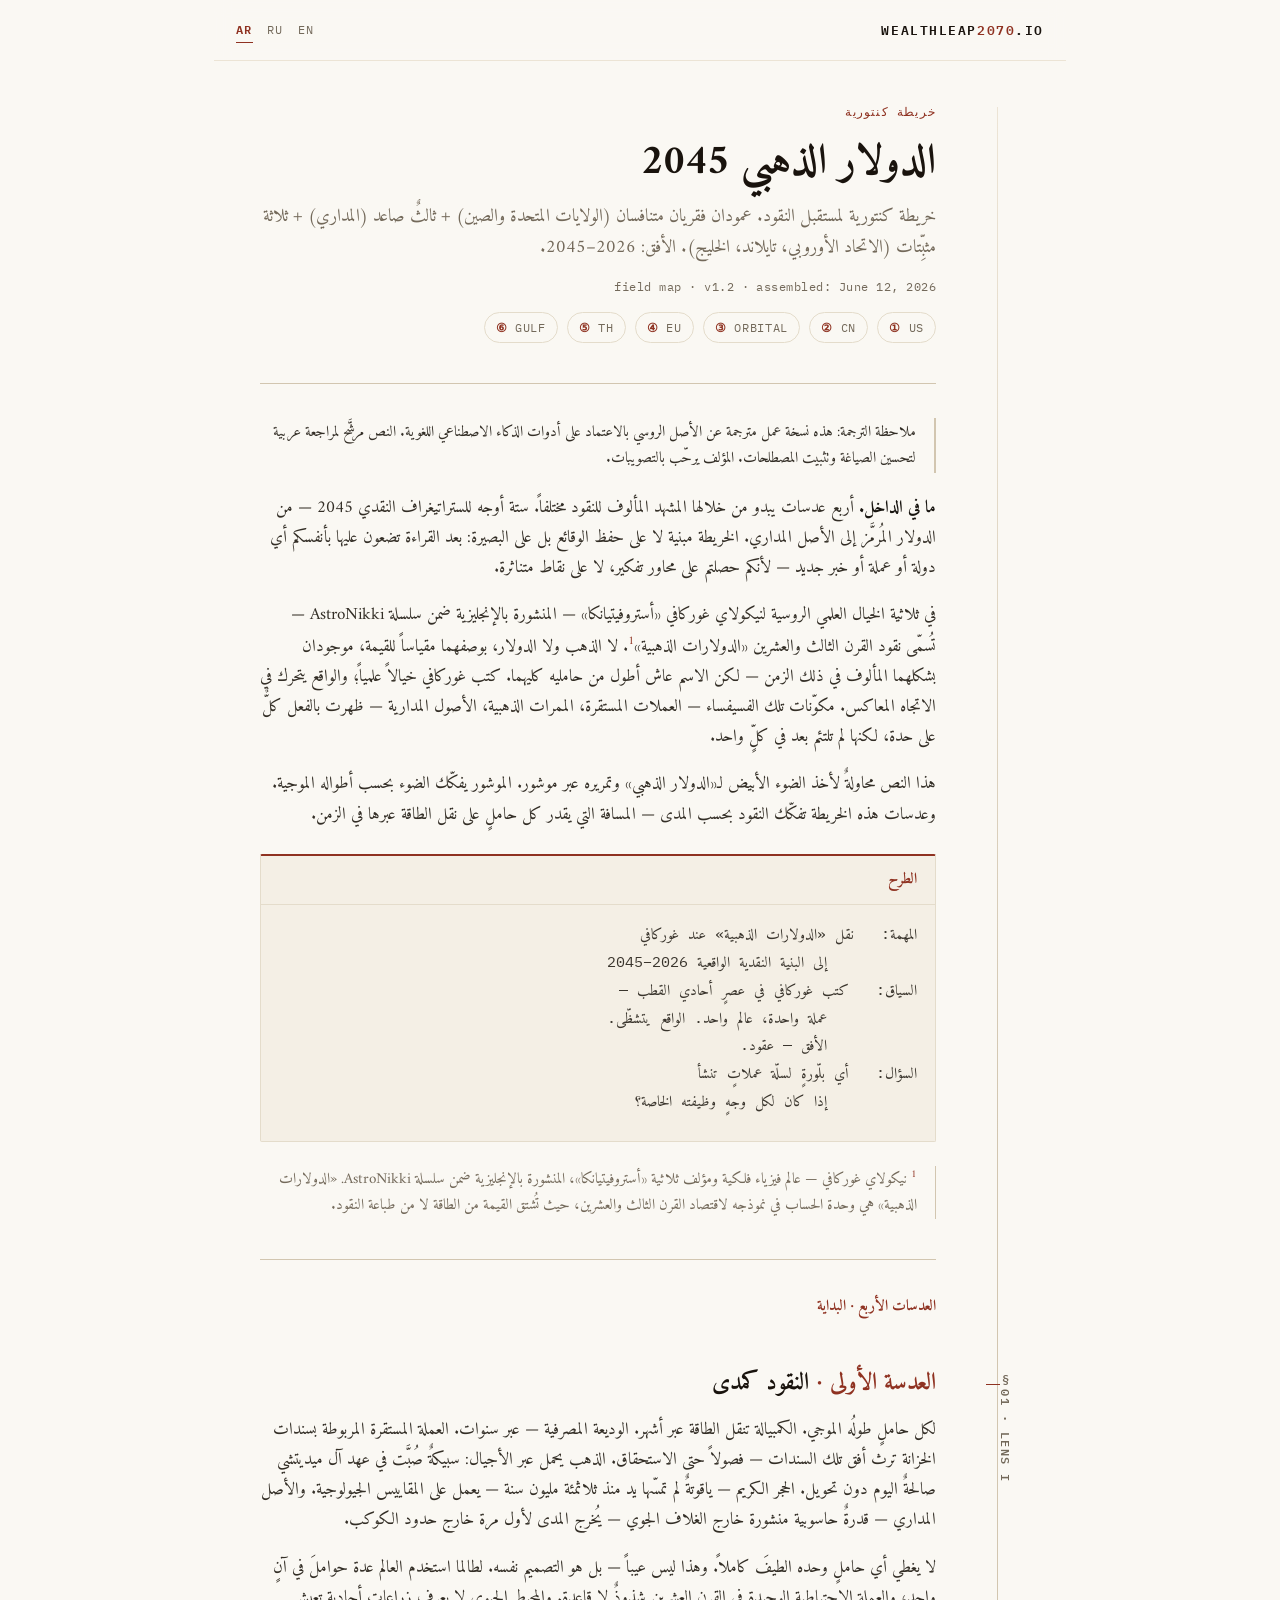
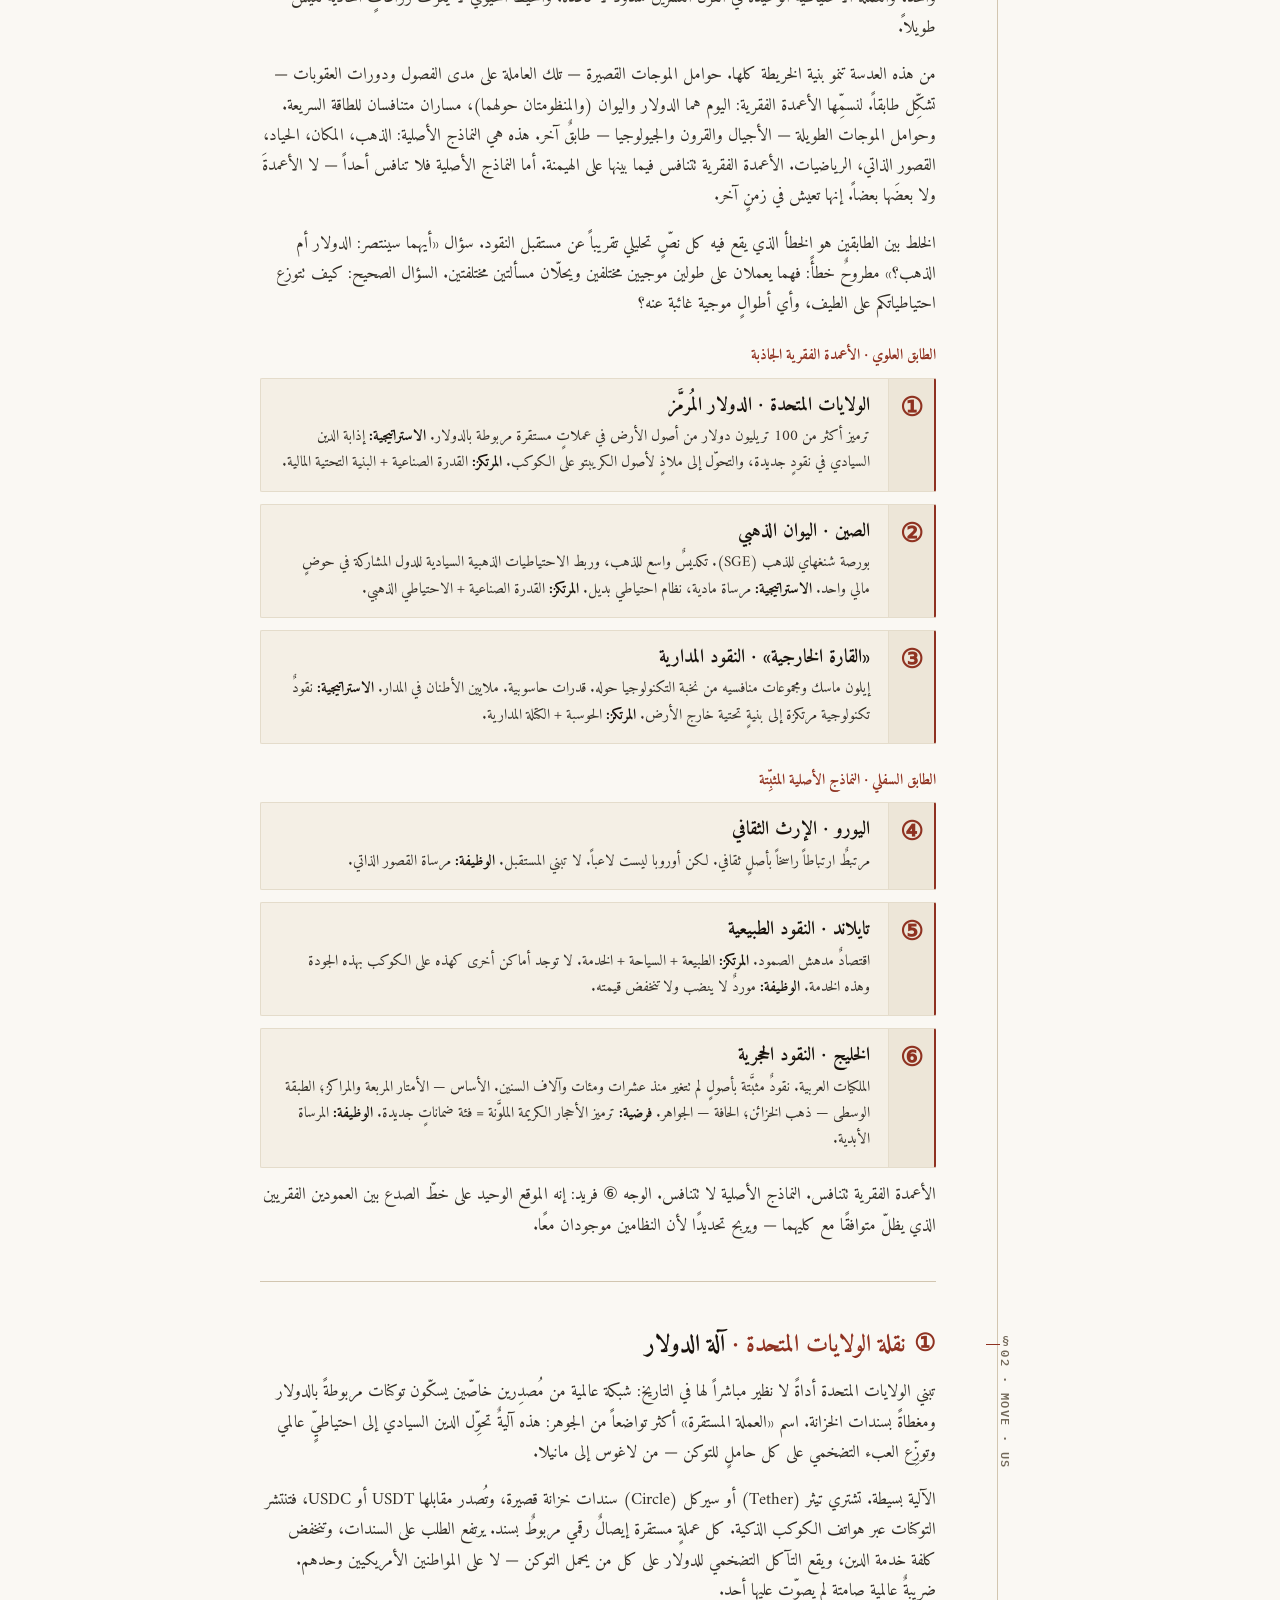
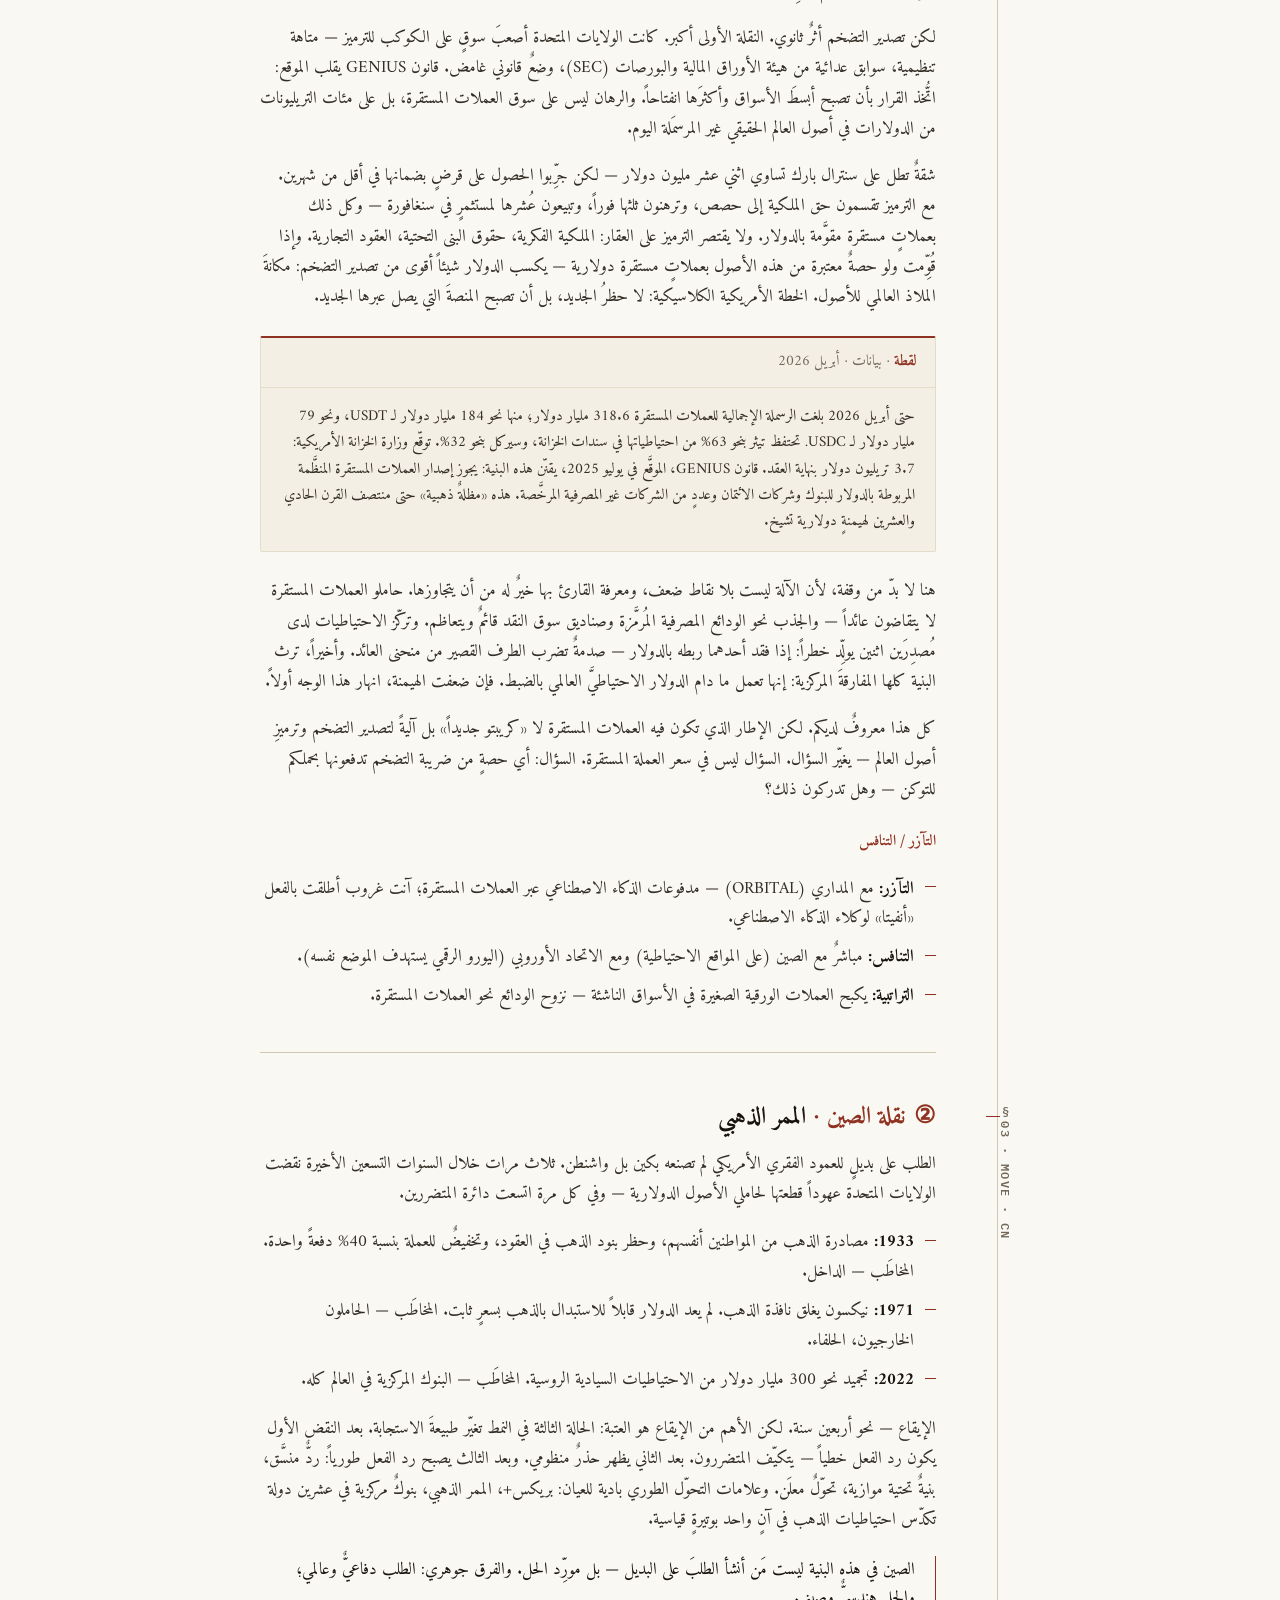
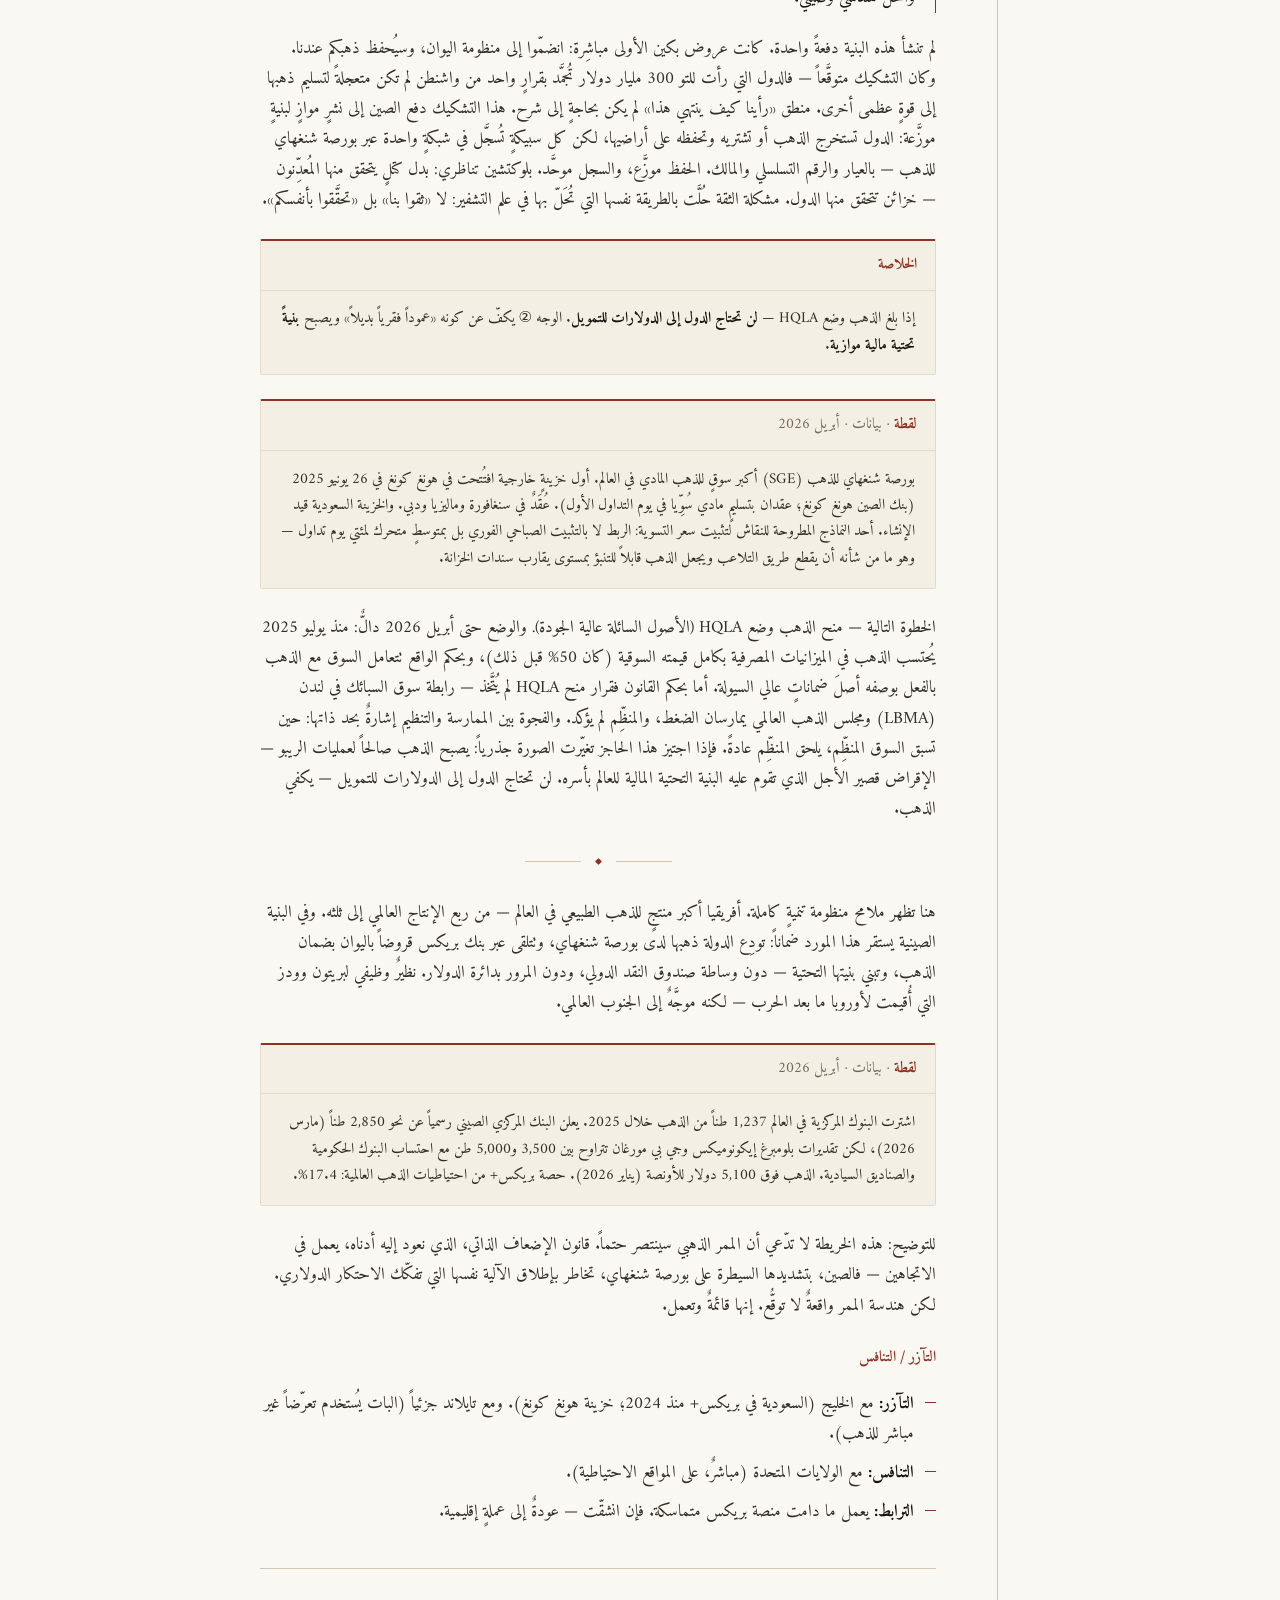
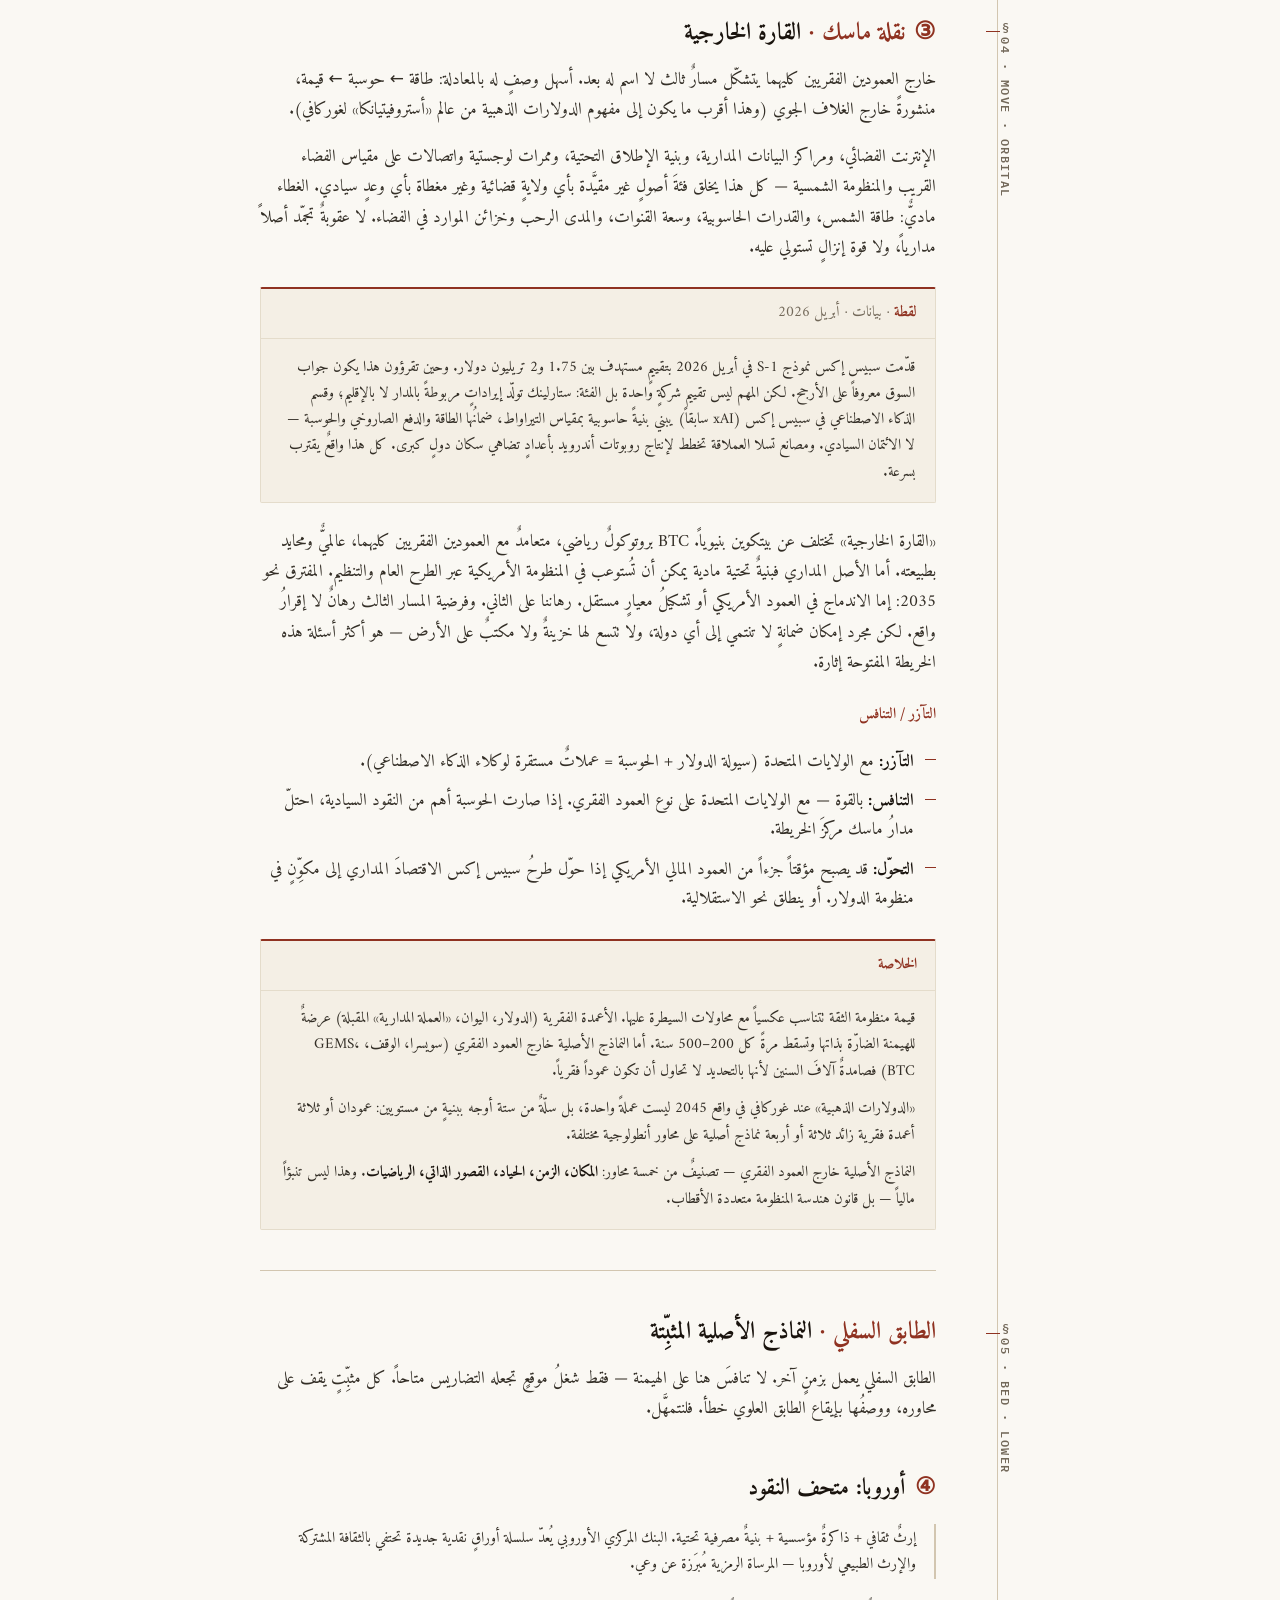
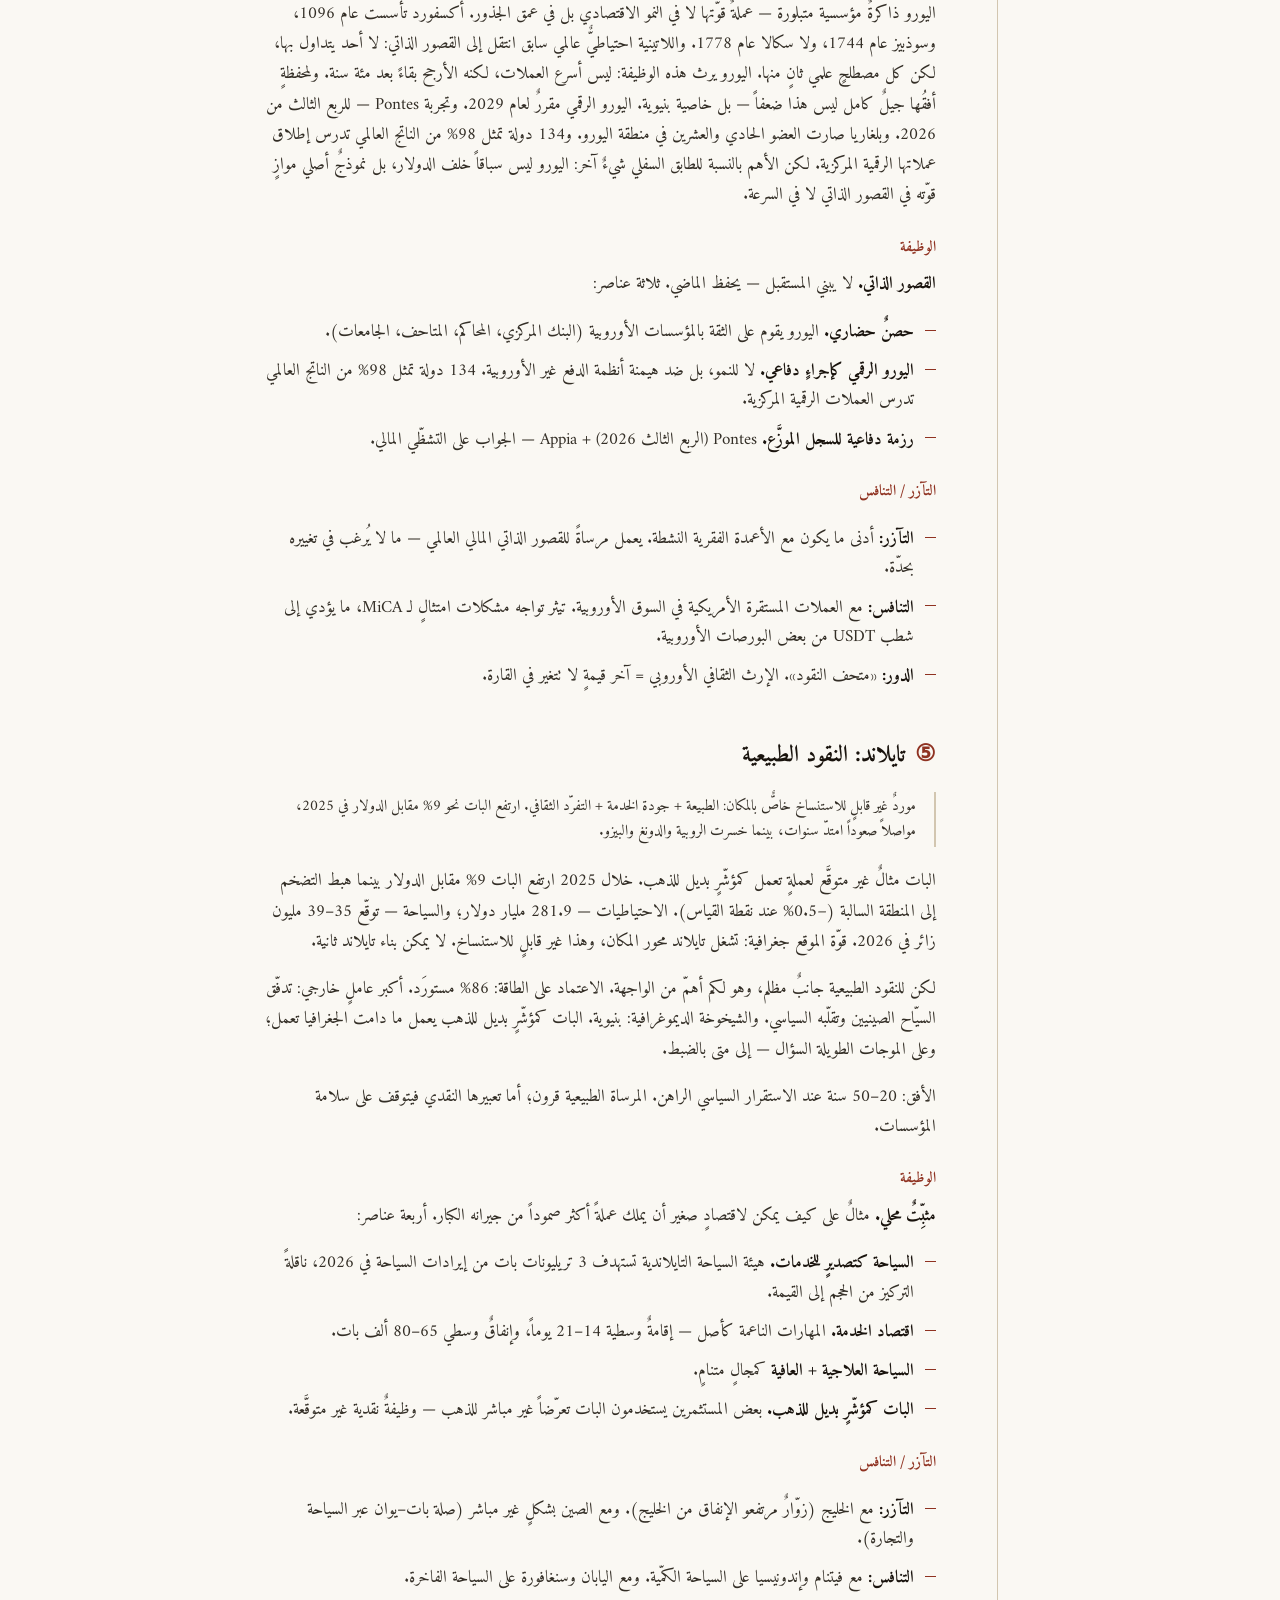
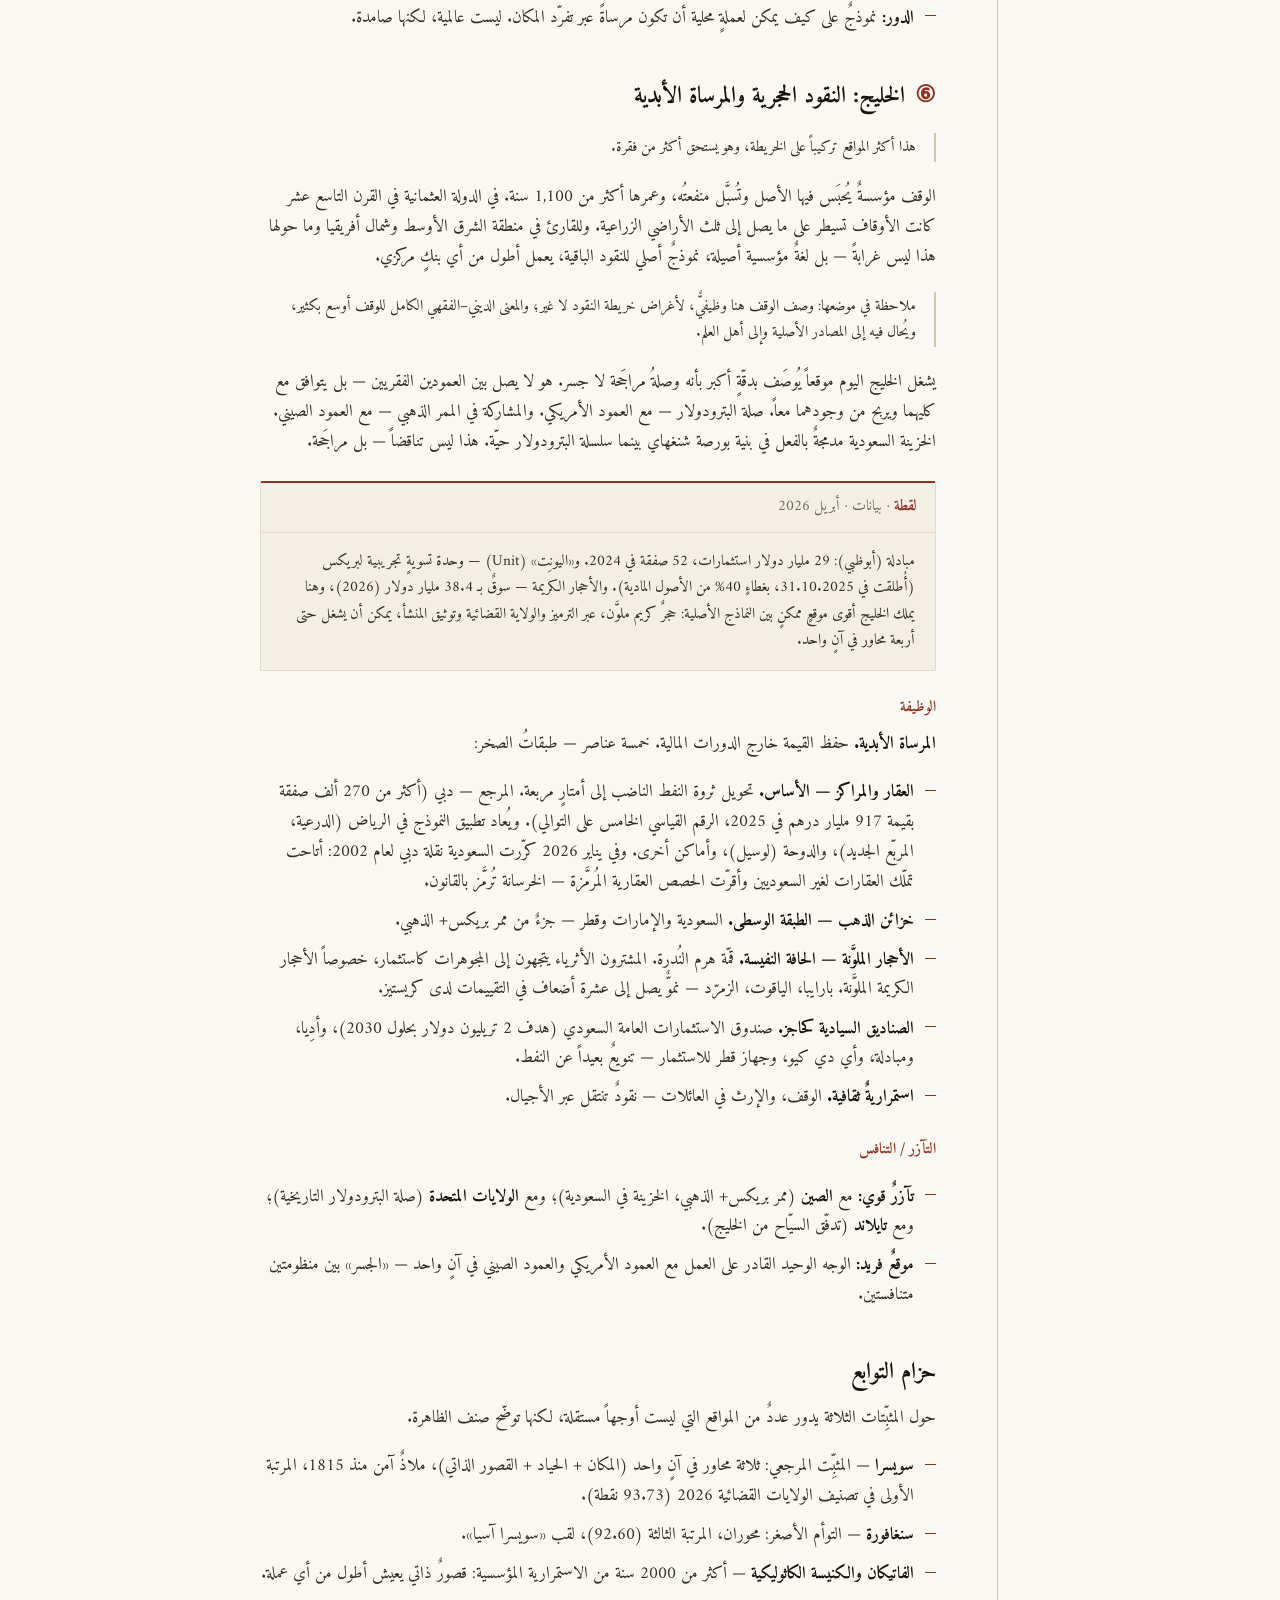
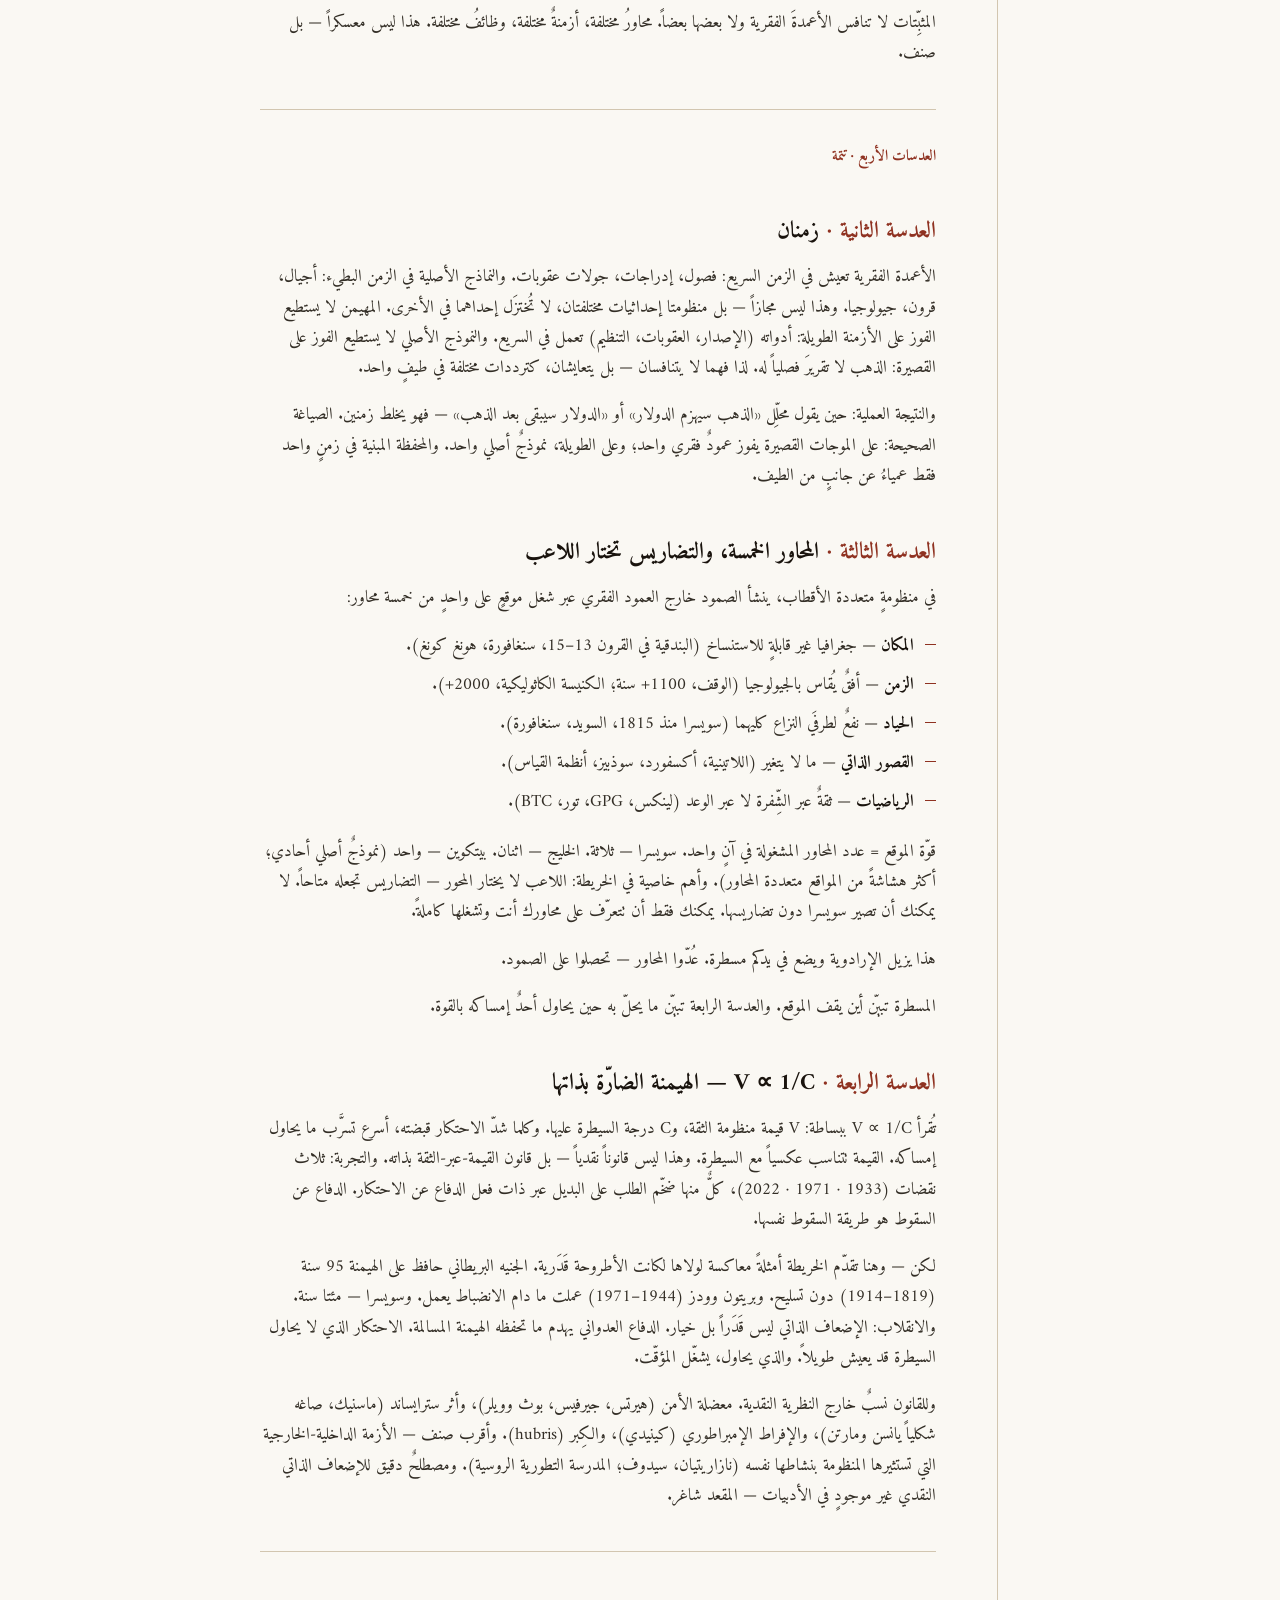
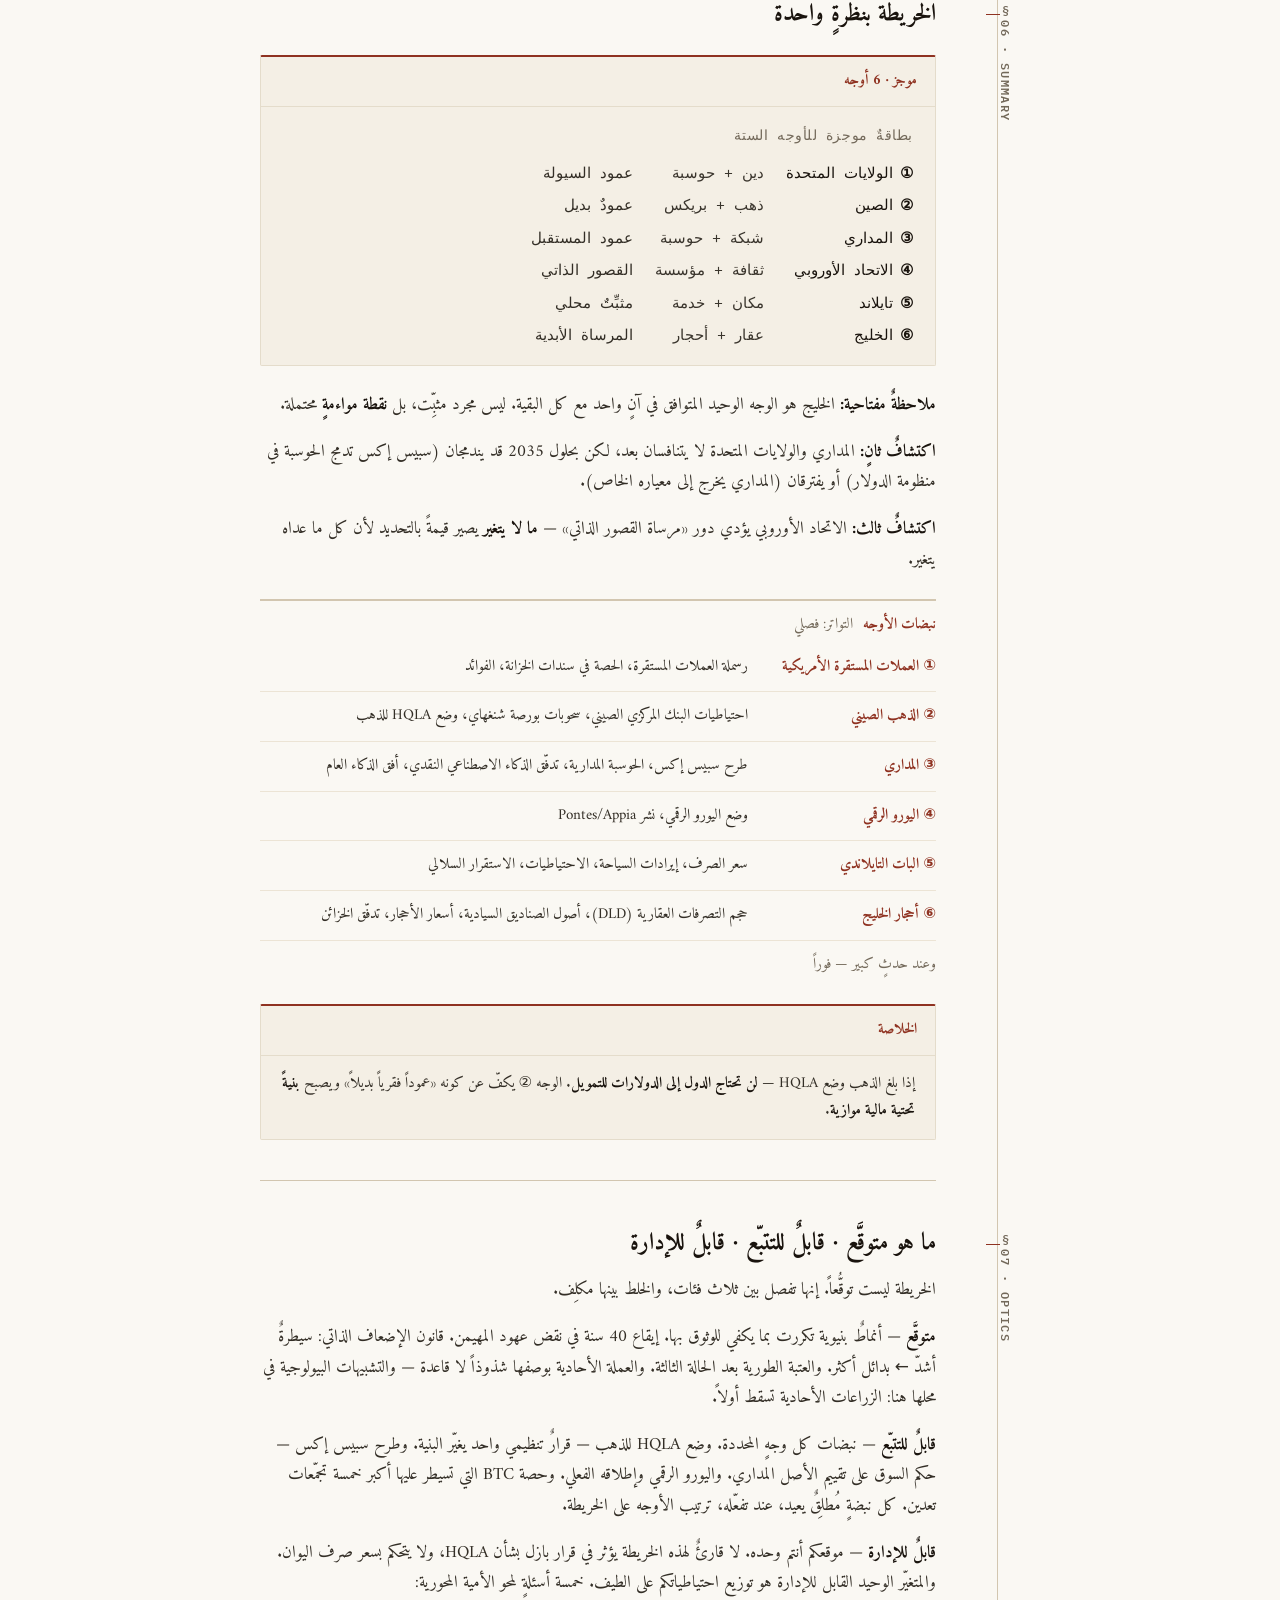
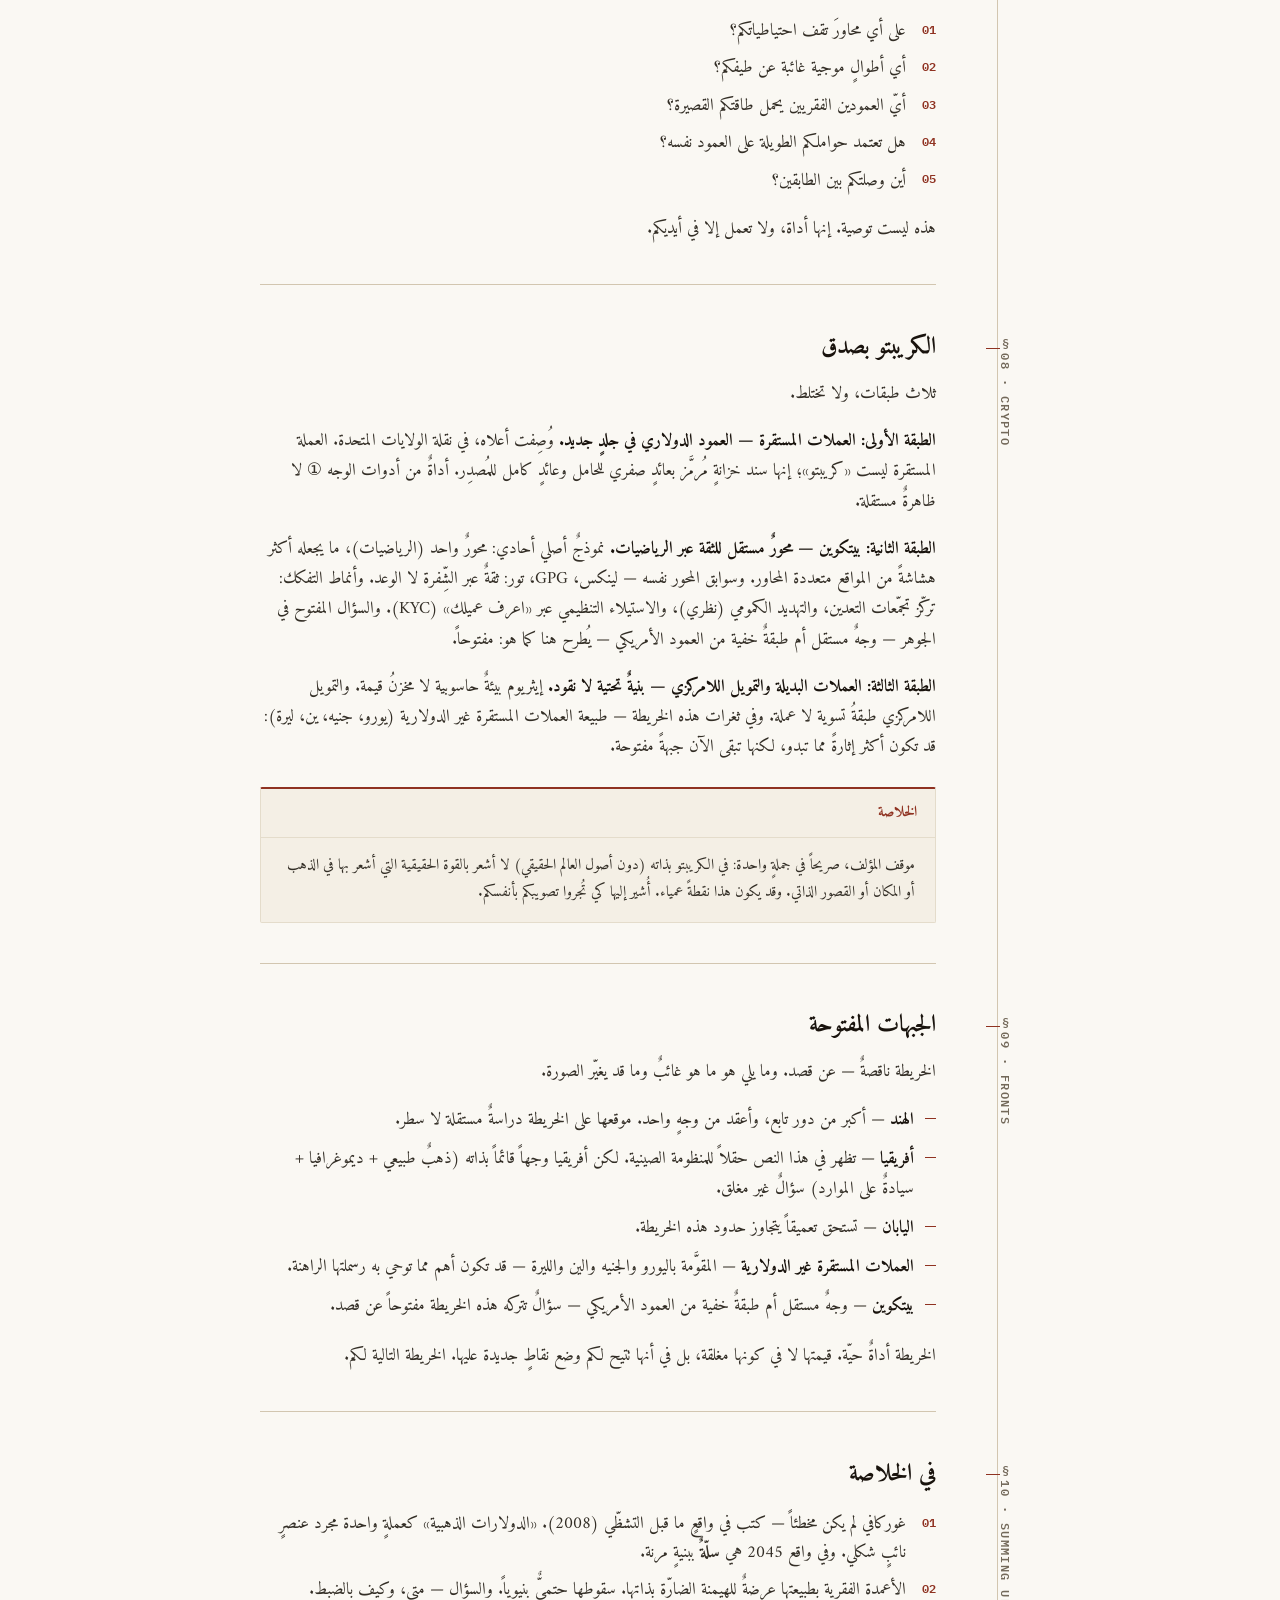
<file: ar/golden_dollar.html>
<!DOCTYPE html>
<html lang="ar" dir="rtl" data-theme="light">
<head>
<meta charset="utf-8">
<meta name="viewport" content="width=device-width, initial-scale=1">
<meta name="color-scheme" content="light">
<link rel="preload" href="../fonts/Amiri-400-normal-b640f7cc.woff2" as="font" type="font/woff2" crossorigin>
<link rel="preload" href="../fonts/Amiri-700-normal-bb99562a.woff2" as="font" type="font/woff2" crossorigin>
<title>الدولار الذهبي 2045 · ستراتيغراف</title>
<style>
/* ── Light scheme "Stratigraph" — tokens from the approved pilot (verbatim) ── */
:root{
  --bg:#f1ece2; --paper:#faf8f3; --panel:#f4efe5; --panel-2:#ede6d8;
  --ink:#19130d; --ink-soft:#332e26; --muted:#73695a;
  --accent:#8f3221; --accent-soft:#b65038;
  --seam:#d2c6b0; --rule:#e4dccb; --hair:#ece4d5;
  --code-ink:#3a352d; --code-bg:#f0e9da;

  /* ── COMPRESSED TYPE SCALE (preview edit: fewer jumps, easier to read) ──
     anchor — body 17px. Whole document in the 12→34px band, not 10→58px. */
  --t-hero:clamp(28px,5vw,34px);   /* was ~58 */
  --t-h2:clamp(21px,3.4vw,24px);   /* § */
  --t-h3:19px;
  --t-body:17px;                    /* ANCHOR */
  --t-small:15px;                   /* secondary text, captions under heading */
  --t-meta:12px;                    /* mono labels, codes, numbers (was 10) */
  --t-table:14.5px;
  --lh-body:1.78;                   /* AR: a touch more leading for Arabic script */

  /* Arabic font stacks — display (Amiri, serif feel to echo Cormorant/Spectral)
     and UI/body (IBM Plex Sans Arabic). Latin codes stay on IBM Plex Mono. */
  --ar-serif:'Amiri','Spectral',Georgia,serif;
  --ar-sans:'Amiri','Spectral',system-ui,sans-serif;
}
*{ box-sizing:border-box; }
html,body{ margin:0; padding:0; }
html{ scroll-behavior:smooth; }
body{ background:var(--paper); color:var(--ink-soft); font-family:var(--ar-sans);
  font-size:var(--t-body); line-height:var(--lh-body); direction:rtl; text-align:right;
  -webkit-font-smoothing:antialiased; text-rendering:optimizeLegibility; }
::selection{ background:var(--accent); color:#fff; }
a{ color:var(--accent); text-decoration:none; border-bottom:1px solid color-mix(in srgb,var(--accent) 34%,transparent); }
a:hover{ border-bottom-color:var(--accent); }

/* note bar */
.note-bar{ font-family:var(--ar-sans); font-size:var(--t-meta); letter-spacing:0;
  color:var(--muted); border-bottom:1px solid var(--hair); padding:10px 22px; background:var(--paper); }
.note-bar b{ color:var(--accent); }

/* core */
.page{ padding:40px 22px 110px; }
.sheet{ max-width:760px; margin:0 auto; position:relative; padding-right:84px; padding-left:0; }
.sheet::before{ content:""; position:absolute; right:22px; left:auto; top:6px; bottom:0; width:1px;
  background:linear-gradient(var(--hair), var(--seam) 6%, var(--seam) 95%, var(--hair)); }

/* hero */
.eyebrow{ font-family:'IBM Plex Mono',monospace; font-size:var(--t-meta); letter-spacing:.1em; text-transform:uppercase; color:var(--accent); margin:0 0 16px; direction:ltr; text-align:right; }
.hero h1{ font-family:var(--ar-serif); font-weight:700; font-size:clamp(34px,6vw,42px); line-height:1.18; letter-spacing:0; margin:0 0 14px; color:var(--ink); }
.hero .sub{ font-family:var(--ar-serif); font-style:normal; font-size:18px; line-height:1.7; color:var(--muted); margin:0 0 8px; }
.hero .meta{ font-family:'IBM Plex Mono',monospace; font-size:var(--t-meta); letter-spacing:.04em; color:var(--muted); margin:14px 0 0; line-height:1.7; direction:ltr; text-align:right; }

/* seams */
.seam{ height:0; border:none; border-top:1px solid var(--seam); position:relative; margin:40px 0 34px; }
.seam::after{ content:""; position:absolute; left:0; right:0; top:3px; border-top:1px solid var(--hair); }
.hairline{ border:none; border-top:1px solid var(--rule); margin:28px 0; }

/* bed heads — type sizes brought close, contrast carried by color/weight, not size */
h2.lh{ font-family:var(--ar-serif); font-weight:700; font-size:var(--t-h2); line-height:1.4;
  margin:1.9em 0 .6em; color:var(--ink); position:relative; scroll-margin-top:60px; }
h2.lh .code{ position:absolute; right:-78px; left:auto; top:.1em; writing-mode:vertical-rl; text-orientation:mixed;
  font-family:'IBM Plex Mono',monospace; font-size:var(--t-meta); font-weight:600; letter-spacing:.12em;
  text-transform:uppercase; color:var(--muted); white-space:nowrap; direction:ltr; }
h2.lh::before{ content:""; position:absolute; right:-64px; left:auto; top:.7em; width:14px; height:1px; background:var(--accent); }

h3.sub{ font-family:var(--ar-serif); font-weight:700; font-size:var(--t-h3); line-height:1.4; margin:1.7em 0 .5em; color:var(--ink); position:relative; padding-right:20px; padding-left:0; }
h3.sub::before{ content:""; position:absolute; right:0; left:auto; top:.66em; width:12px; height:1px; background:var(--accent); }

/* text */
p{ margin:0 0 1em; color:var(--ink-soft); }
p strong{ color:var(--ink); font-weight:700; }
p em{ font-style:normal; font-weight:500; }
.lead{ font-size:var(--t-body); color:var(--ink-soft); }

/* lead-in paragraph: bold label IN-LINE */
p.runin > b:first-child, p.runin > strong:first-child{ color:var(--accent); font-weight:700; }

/* metadata line — small label, not a heading */
.geo{ font-family:var(--ar-sans); font-size:var(--t-small); letter-spacing:0;
  text-transform:none; color:var(--accent); font-weight:600; margin:1.6em 0 .5em; }
.meta-line{ font-family:var(--ar-sans); font-size:var(--t-small); letter-spacing:0;
  color:var(--muted); margin:.2em 0 1.1em; }
.meta-line b{ color:var(--ink); font-weight:700; }

/* term emphasis */
.term{ font-style:normal; font-weight:500; color:var(--ink); }

/* lists */
ul.beds{ list-style:none; margin:1.1em 0; padding:0; }
ul.beds > li{ position:relative; padding-right:22px; padding-left:0; margin:0 0 .55em; line-height:1.75; color:var(--ink-soft); }
ul.beds > li::before{ content:""; position:absolute; right:0; left:auto; top:.7em; width:11px; height:1px; background:var(--accent); }
ul.beds > li strong{ color:var(--ink); font-weight:700; }
ul.beds > li em{ font-style:normal; font-weight:500; }

/* table */
.tbl{ margin:1.4em 0; border:1px solid var(--rule); border-top:2px solid var(--seam); border-radius:2px; overflow:hidden; }
.tbl table{ width:100%; border-collapse:collapse; font-size:var(--t-table); }
.tbl caption{ font-family:var(--ar-sans); font-size:var(--t-small); letter-spacing:0; text-transform:none;
  color:var(--muted); text-align:right; padding:11px 16px 0; }
.tbl th{ font-family:var(--ar-sans); font-weight:600; font-size:var(--t-small); letter-spacing:0; text-transform:none;
  color:var(--accent); text-align:right; padding:11px 16px; border-bottom:1px solid var(--rule); background:var(--panel-2); }
.tbl td{ padding:10px 16px; border-bottom:1px solid var(--hair); color:var(--ink-soft); line-height:1.6; vertical-align:top; }
.tbl tr:last-child td{ border-bottom:none; }
.tbl td:first-child{ color:var(--ink); font-weight:700; white-space:nowrap; }
.tbl.wide td:first-child{ white-space:normal; }

/* spec insert */
.spec{ background:var(--panel); border:1px solid var(--rule); border-top:2px solid var(--accent); border-radius:2px; margin:24px 0; }
.spec .stag{ font-family:var(--ar-sans); font-size:var(--t-small); letter-spacing:0; text-transform:none;
  color:var(--muted); padding:11px 18px; border-bottom:1px solid var(--rule); }
.spec .stag b{ color:var(--accent); font-weight:600; }
.spec .in{ padding:16px 20px; }
.spec .in p{ margin:0; font-size:var(--t-small); line-height:1.75; color:var(--ink-soft); }
.spec .in p em{ font-style:normal; font-weight:500; }

/* quiet marginal note */
.note-quiet{ border-right:2px solid var(--seam); border-left:none; padding:2px 18px 2px 0; font-style:normal; color:var(--ink-soft);
  font-size:var(--t-small); line-height:1.7; margin:1.3em 0; }

/* numbered algorithm-strata */
ol.algo{ list-style:none; counter-reset:st; margin:1.1em 0; padding:0; }
ol.algo > li{ position:relative; padding-right:30px; padding-left:0; margin:0 0 .5em; line-height:1.7; color:var(--ink-soft); counter-increment:st; }
ol.algo > li::before{ content:counter(st,decimal-leading-zero); position:absolute; right:0; left:auto; top:.15em;
  font-family:'IBM Plex Mono',monospace; font-size:var(--t-meta); font-weight:600; color:var(--accent); }
ol.algo > li em{ font-style:normal; font-weight:500; }

/* maxim — calm blockquote */
.maxim{ font-family:var(--ar-serif); font-style:normal; font-size:var(--t-body); line-height:1.7;
  color:var(--ink); border-right:1px solid var(--accent); border-left:none; padding-right:20px; padding-left:0; margin:1.2em 0; }
.maxim.soft{ color:var(--ink-soft); }

footer.foot{ margin-top:8px; font-family:'IBM Plex Mono',monospace; font-size:var(--t-meta); letter-spacing:.04em; color:var(--muted); line-height:1.8; direction:ltr; text-align:right; }

@media(max-width:720px){
  .page{ padding:26px 16px 80px; }
  .sheet{ padding-right:0; }
  .sheet::before{ display:none; }
  h2.lh::before{ display:none; }
  h2.lh .code{ display:none; }
  .tbl{ overflow-x:auto; }
}

/* ── harness: progress + toolbar ── */
.progress{ position:fixed; top:0; left:0; height:2px; width:0; background:var(--accent); z-index:60; transition:width .08s linear; }

/* hero tags (basket facets) */
.tags{ display:flex; flex-wrap:wrap; gap:7px 9px; margin:14px 0 0; }
.tags .t{ font-family:'IBM Plex Mono',monospace; font-size:var(--t-meta); letter-spacing:.06em; text-transform:uppercase;
  color:var(--muted); border:1px solid var(--rule); border-radius:999px; padding:4px 11px; cursor:pointer; transition:border-color .12s, color .12s; direction:ltr; }
.tags .t:hover{ border-color:var(--accent); color:var(--accent); }
.tags .t b{ color:var(--accent); font-weight:600; }

/* accent fragment in bed head */
h2.lh .n{ color:var(--accent); font-weight:700; }
h3.sub .n{ color:var(--accent); font-weight:700; }

/* head of a stabilizer-facet (④⑤⑥) — level between h2 and h3 */
h3.bed{ font-family:var(--ar-serif); font-weight:700; font-size:clamp(20px,3vw,23px); line-height:1.4;
  margin:2em 0 .6em; color:var(--ink); display:flex; align-items:baseline; gap:.42em; scroll-margin-top:60px; }
h3.bed .gn{ font-family:'Cormorant',serif; font-weight:700; font-size:1em; color:var(--accent); flex:none; }
/* lens-addendum (2-4): same size as the archetype-facet, carnelian word prefix */
h3.bed.lens{ display:block; }
h3.bed .n{ color:var(--accent); font-weight:700; }
/* circled facet number in the §-section (spines ①②③) */
h2.lh .gn{ font-family:'Cormorant',serif; font-weight:700; font-size:1em; color:var(--accent); margin-left:.06em; margin-right:0; }

/* facets of the monetary stratigraph — numbered sample cards */
.facet{ display:grid; grid-template-columns:46px 1fr; gap:0; background:var(--panel); border:1px solid var(--rule);
  border-right:2px solid var(--accent); border-left:1px solid var(--rule); border-radius:2px; margin:0 0 12px; overflow:hidden; direction:rtl; }
.facet .num{ display:flex; align-items:flex-start; justify-content:center; padding:16px 0 0; background:var(--panel-2);
  font-family:'Cormorant',serif; font-weight:700; font-size:26px; line-height:1; color:var(--accent); border-left:1px solid var(--rule); border-right:none; }
.facet .bd{ padding:14px 18px; }
.facet .bd .h{ font-family:var(--ar-serif); font-weight:700; font-size:var(--t-h3); line-height:1.4; color:var(--ink); margin:0 0 5px; }
.facet .bd .g{ font-size:var(--t-small); line-height:1.75; color:var(--ink-soft); margin:0; }
.facet .bd .g strong{ color:var(--ink); font-weight:700; }

/* sample-slab: mono terminal inside .spec — code stays LTR */
.spec .pre{ font-family:'IBM Plex Mono','Amiri',monospace; white-space:pre-wrap; font-size:var(--t-small); line-height:1.85;
  color:var(--code-ink); padding:15px 18px; margin:0; overflow-x:auto; direction:rtl; text-align:right; }

/* conclusion — key takeaway of the lens */
.insight{ background:var(--panel); border:1px solid var(--rule); border-top:2px solid var(--accent); border-radius:2px; margin:24px 0; }
.insight .itag{ font-family:var(--ar-sans); font-size:var(--t-small); letter-spacing:0; text-transform:none;
  color:var(--accent); font-weight:600; padding:11px 18px; border-bottom:1px solid var(--rule); }
.insight .in{ padding:15px 20px; }
.insight .in p{ margin:0 0 .7em; font-size:var(--t-small); line-height:1.78; color:var(--ink-soft); }
.insight .in p:last-child{ margin:0; }
.insight .in p strong{ color:var(--ink); font-weight:700; }

/* footnote */
.footnote{ font-size:var(--t-small); line-height:1.75; color:var(--muted); margin:1.3em 0; border-right:1px solid var(--seam); border-left:none; padding-right:18px; padding-left:0; }
.footnote sup{ color:var(--accent); }
sup{ font-size:.7em; color:var(--accent); }

/* glossary */
dl.kv{ display:grid; grid-template-columns:max-content 1fr; gap:11px 20px; margin:1.2em 0; font-size:var(--t-small); line-height:1.7; color:var(--ink-soft); }
dl.kv dt{ font-family:var(--ar-sans); font-style:normal; font-weight:700; white-space:nowrap; color:var(--accent); }
dl.kv dd{ margin:0; }
@media(max-width:720px){ dl.kv{ grid-template-columns:1fr; gap:3px 0; } dl.kv dt{ margin-top:.6em; } }

/* facet pulses registry — light ruled block */
.pulse{ margin:24px 0 26px; border-top:2px solid var(--seam); }
.pulse .plab{ font-family:var(--ar-sans); font-size:var(--t-small); letter-spacing:0; text-transform:none;
  color:var(--accent); font-weight:600; padding:11px 0 4px; display:flex; gap:10px; flex-wrap:wrap; }
.pulse .plab .freq{ color:var(--muted); font-weight:400; letter-spacing:0; }
.pulse .r{ display:grid; grid-template-columns:170px 1fr; gap:8px 18px; padding:11px 0; border-bottom:1px solid var(--hair); align-items:baseline; }
.pulse .c{ font-family:var(--ar-sans); font-size:var(--t-small); font-weight:700; color:var(--accent); }
.pulse .m{ font-size:var(--t-small); line-height:1.65; color:var(--ink-soft); }
.pulse .foot{ font-family:var(--ar-sans); font-size:var(--t-small); letter-spacing:0; color:var(--muted); padding:11px 0 0; }
@media(max-width:720px){ .pulse .r{ grid-template-columns:1fr; gap:2px; } }

/* centered soft divider */
.dotdiv{ display:flex; align-items:center; justify-content:center; gap:15px; margin:34px 0; }
.dotdiv::before, .dotdiv::after{ content:""; width:56px; height:1px; background:var(--seam); }
.dotdiv i{ width:5px; height:5px; background:var(--accent); transform:rotate(45deg); border-radius:1px; display:block; }

/* final contact block */
footer.foot a{ color:var(--accent); }
footer.foot .arr{ color:var(--accent); }


/* ════════ ЕДИНАЯ ШАПКА .top (унификация v0, из index_*) ════════ */
.top{ display:flex; align-items:center; justify-content:space-between; gap:16px;
  max-width:852px; margin:0 auto; padding:16px 22px 14px; border-block-end:1px solid var(--hair);
  position:sticky; top:0; z-index:60;
  background:color-mix(in srgb,#faf8f3 92%,transparent); -webkit-backdrop-filter:blur(8px); backdrop-filter:blur(8px); }
.top .brand{ border:none; }
.top .brand .mark{ font-family:'IBM Plex Mono',monospace; font-size:13px; font-weight:600; letter-spacing:.12em; text-transform:uppercase; color:var(--ink); white-space:nowrap; }
.top .brand .mark .dot{ color:var(--accent); }
.top .lang{ display:inline-flex; gap:14px; align-items:center; flex:none;
  font-family:'IBM Plex Mono',monospace; font-size:12px; letter-spacing:.12em; text-transform:uppercase; }
.top .lang a{ color:var(--muted); border:none; padding-block-end:2px; border-block-end:1.5px solid transparent; transition:color .15s,border-color .15s; }
.top .lang a:hover{ color:var(--ink); }
.top .lang a.on{ color:var(--accent); font-weight:600; border-block-end-color:var(--accent); }
/* единый хвост */
.site-tail{ max-width:852px; margin:40px auto 0; padding:0 22px; }
.site-tail a{ font-family:'IBM Plex Mono',monospace; font-size:13px; letter-spacing:.06em; color:var(--accent);
  border:none; display:inline-flex; gap:8px; align-items:center; }
.site-tail a .ar{ transition:transform .16s; display:inline-block; }
.site-tail a:hover .ar{ transform:translateX(-3px); }
/* П.4 · моноширинные плашки .spec — гориз. скролл на узком экране */
.spec .scrollx{ overflow-x:auto; -webkit-overflow-scrolling:touch; }
.spec .scrollx::-webkit-scrollbar{ height:6px; }
.spec .scrollx::-webkit-scrollbar-track{ background:transparent; }
.spec .scrollx::-webkit-scrollbar-thumb{ background:var(--hair); border-radius:3px; }
.spec .scrollx pre.pre{ white-space:pre; display:inline-block; min-width:100%; }

/* SUMMARY как невидимая таблица — ровные колонки на любом экране и в RTL */
.spec .sumgrid{ display:grid; grid-template-columns:max-content max-content 1fr;
  gap:10px 22px; padding:18px 22px; font-family:'IBM Plex Mono',monospace;
  font-size:var(--t-small,15px); line-height:1.5; color:var(--code-ink,#3a352d); }
/* SUMMARY внутри .scrollx — ведёт себя как THE SETUP: своя ширина + гориз. прокрутка */
.spec .scrollx .sumgrid{ grid-template-columns:max-content max-content max-content; width:max-content; }
.spec .sumgrid .cap{ grid-column:1 / -1; color:var(--muted); margin:0 0 6px;
  font-size:.92em; letter-spacing:.04em; }
.spec .sumgrid .c1{ color:var(--ink); white-space:nowrap; }
.spec .sumgrid .c2{ white-space:nowrap; }
.spec .sumgrid .c3{ color:var(--ink-soft); }
.spec .sumgrid .c1 .ix{ color:inherit; font-weight:600; margin-inline-end:.5em; }
@media(max-width:600px){
  .spec .sumgrid{ gap:8px 14px; padding:16px 14px; font-size:13px; }
}
</style>
<link rel="stylesheet" href="../fonts.css">
</head>
<body>
  <header class="top">
    <a class="brand" href="index.html"><span class="mark">WealthLeap<span class="dot">2070</span>.io</span></a>
    <nav class="lang" aria-label="اللغة">
      <a href="../en/golden_dollar.html">EN</a><a href="../ru/golden_dollar.html">RU</a><a href="../ar/golden_dollar.html" class="on" aria-current="true">AR</a>
    </nav>
  </header>


<div class="page">
<article class="sheet">

  <header class="hero">
    <p class="eyebrow">خريطة كنتورية</p>
    <h1>الدولار الذهبي 2045</h1>
    <p class="sub">خريطة كنتورية لمستقبل النقود. عمودان فقريان متنافسان (الولايات المتحدة والصين) + ثالثٌ صاعد (المداري) + ثلاثة مثبِّتات (الاتحاد الأوروبي، تايلاند، الخليج). الأفق: 2026–2045.</p>
    <p class="meta">field map · v1.2 · assembled: June 12, 2026</p>
    <div class="tags"><span class="t" data-target="g-us"><b>①</b> US</span><span class="t" data-target="g-cn"><b>②</b> CN</span><span class="t" data-target="g-orbital"><b>③</b> ORBITAL</span><span class="t" data-target="g-eu"><b>④</b> EU</span><span class="t" data-target="g-th"><b>⑤</b> TH</span><span class="t" data-target="g-gulf"><b>⑥</b> GULF</span></div>
  </header>

  <hr class="seam">

  <p class="note-quiet">ملاحظة الترجمة: هذه نسخة عمل مترجمة عن الأصل الروسي بالاعتماد على أدوات الذكاء الاصطناعي اللغوية. النص مرشَّح لمراجعة عربية لتحسين الصياغة وتثبيت المصطلحات. المؤلف يرحّب بالتصويبات.</p>

  <p><strong style="font-weight:700; color:#17140f;">ما في الداخل.</strong> أربع عدسات يبدو من خلالها المشهد المألوف للنقود مختلفاً. ستة أوجه للستراتيغراف النقدي 2045 — من الدولار المُرمَّز إلى الأصل المداري. الخريطة مبنية لا على حفظ الوقائع بل على البصيرة: بعد القراءة تضعون عليها بأنفسكم أي دولة أو عملة أو خبر جديد — لأنكم حصلتم على محاور تفكير، لا على نقاط متناثرة.</p>
  <p>في ثلاثية الخيال العلمي الروسية لنيكولاي غوركافي «أستروفيتيانكا» — المنشورة بالإنجليزية ضمن سلسلة AstroNikki — تُسمّى نقود القرن الثالث والعشرين «الدولارات الذهبية»<sup style="font-size:.7em; color:var(--accent);">1</sup>. لا الذهب ولا الدولار، بوصفهما مقياساً للقيمة، موجودان بشكلهما المألوف في ذلك الزمن — لكن الاسم عاش أطول من حامليه كليهما. كتب غوركافي خيالاً علمياً؛ والواقع يتحرك في الاتجاه المعاكس. مكوّنات تلك الفسيفساء — العملات المستقرة، الممرات الذهبية، الأصول المدارية — ظهرت بالفعل كلٌّ على حدة، لكنها لم تلتئم بعد في كلٍّ واحد.</p>
  <p>هذا النص محاولةٌ لأخذ الضوء الأبيض لـ«الدولار الذهبي» وتمريره عبر موشور. الموشور يفكّك الضوء بحسب أطواله الموجية. وعدسات هذه الخريطة تفكّك النقود بحسب المدى — المسافة التي يقدر كل حاملٍ على نقل الطاقة عبرها في الزمن.</p>
  <div class="spec"><div class="stag"><b>الطرح</b></div><div class="scrollx"><pre class="pre">المهمة:   نقل «الدولارات الذهبية» عند غوركافي
          إلى البنية النقدية الواقعية 2026–2045
السياق:   كتب غوركافي في عصرٍ أحادي القطب —
          عملة واحدة، عالم واحد. الواقع يتشظّى.
          الأفق — عقود.
السؤال:   أي بلّورةٍ لسلّة عملاتٍ تنشأ
          إذا كان لكل وجهٍ وظيفته الخاصة؟</pre></div></div>
  <p class="footnote"><sup style="color:var(--accent);">1</sup> نيكولاي غوركافي — عالم فيزياء فلكية ومؤلف ثلاثية «أستروفيتيانكا»، المنشورة بالإنجليزية ضمن سلسلة AstroNikki. «الدولارات الذهبية» هي وحدة الحساب في نموذجه لاقتصاد القرن الثالث والعشرين، حيث تُشتق القيمة من الطاقة لا من طباعة النقود.</p>
  <hr class="seam">
  <p class="geo">العدسات الأربع · البداية</p>
  <h2 class="lh"><span class="code">§01 · LENS I</span><span class="n">العدسة الأولى ·</span> النقود كمدى</h2>
  <p>لكل حاملٍ طولُه الموجي. الكمبيالة تنقل الطاقة عبر أشهر. الوديعة المصرفية — عبر سنوات. العملة المستقرة المربوطة بسندات الخزانة ترث أفق تلك السندات — فصولاً حتى الاستحقاق. الذهب يحمل عبر الأجيال: سبيكةٌ صُبَّت في عهد آل ميديتشي صالحةٌ اليوم دون تحويل. الحجر الكريم — ياقوتةٌ لم تمسّها يد منذ ثلاثمئة مليون سنة — يعمل على المقاييس الجيولوجية. والأصل المداري — قدرةٌ حاسوبية منشورة خارج الغلاف الجوي — يُخرج المدى لأول مرة خارج حدود الكوكب.</p>
  <p>لا يغطي أي حاملٍ وحده الطيفَ كاملاً. وهذا ليس عيباً — بل هو التصميم نفسه. لطالما استخدم العالم عدة حواملَ في آنٍ واحد، والعملة الاحتياطية الوحيدة في القرن العشرين شذوذٌ لا قاعدة. والمحيط الحيوي لا يعرف زراعاتٍ أحادية تعيش طويلاً.</p>
  <p>من هذه العدسة تنمو بنية الخريطة كلها. حوامل الموجات القصيرة — تلك العاملة على مدى الفصول ودورات العقوبات — تشكِّل طابقاً. لنسمِّها الأعمدة الفقرية: اليوم هما الدولار واليوان (والمنظومتان حولهما)، مساران متنافسان للطاقة السريعة. وحوامل الموجات الطويلة — الأجيال والقرون والجيولوجيا — طابقٌ آخر. هذه هي النماذج الأصلية: الذهب، المكان، الحياد، القصور الذاتي، الرياضيات. الأعمدة الفقرية تتنافس فيما بينها على الهيمنة. أما النماذج الأصلية فلا تنافس أحداً — لا الأعمدةَ ولا بعضَها بعضاً. إنها تعيش في زمنٍ آخر.</p>
  <p>الخلط بين الطابقين هو الخطأ الذي يقع فيه كل نصٍّ تحليلي تقريباً عن مستقبل النقود. سؤال «أيهما سينتصر: الدولار أم الذهب؟» مطروحٌ خطأً: فهما يعملان على طولين موجيين مختلفين ويحلّان مسألتين مختلفتين. السؤال الصحيح: كيف تتوزع احتياطياتكم على الطيف، وأي أطوالٍ موجية غائبة عنه؟</p>
  <p class="geo">الطابق العلوي · الأعمدة الفقرية الجاذبة</p>
  <div class="facet"><div class="num">①</div><div class="bd"><div class="h">الولايات المتحدة · الدولار المُرمَّز</div><div class="g">ترميز أكثر من 100 تريليون دولار من أصول الأرض في عملاتٍ مستقرة مربوطة بالدولار. <strong>الاستراتيجية:</strong> إذابة الدين السيادي في نقودٍ جديدة، والتحوّل إلى ملاذٍ لأصول الكريبتو على الكوكب. <strong>المرتكز:</strong> القدرة الصناعية + البنية التحتية المالية.</div></div></div>
  <div class="facet"><div class="num">②</div><div class="bd"><div class="h">الصين · اليوان الذهبي</div><div class="g">بورصة شنغهاي للذهب (SGE). تكديسٌ واسع للذهب، وربط الاحتياطيات الذهبية السيادية للدول المشاركة في حوضٍ مالي واحد. <strong>الاستراتيجية:</strong> مرساة مادية، نظام احتياطي بديل. <strong>المرتكز:</strong> القدرة الصناعية + الاحتياطي الذهبي.</div></div></div>
  <div class="facet"><div class="num">③</div><div class="bd"><div class="h">«القارة الخارجية» · النقود المدارية</div><div class="g">إيلون ماسك ومجموعات منافسيه من نخبة التكنولوجيا حوله. قدرات حاسوبية. ملايين الأطنان في المدار. <strong>الاستراتيجية:</strong> نقودٌ تكنولوجية مرتكزة إلى بنيةٍ تحتية خارج الأرض. <strong>المرتكز:</strong> الحوسبة + الكتلة المدارية.</div></div></div>
  <p class="geo">الطابق السفلي · النماذج الأصلية المثبِّتة</p>
  <div class="facet"><div class="num">④</div><div class="bd"><div class="h">اليورو · الإرث الثقافي</div><div class="g">مرتبطٌ ارتباطاً راسخاً بأصلٍ ثقافي. لكن أوروبا ليست لاعباً. لا تبني المستقبل. <strong>الوظيفة:</strong> مرساة القصور الذاتي.</div></div></div>
  <div class="facet"><div class="num">⑤</div><div class="bd"><div class="h">تايلاند · النقود الطبيعية</div><div class="g">اقتصادٌ مدهش الصمود. <strong>المرتكز:</strong> الطبيعة + السياحة + الخدمة. لا توجد أماكن أخرى كهذه على الكوكب بهذه الجودة وهذه الخدمة. <strong>الوظيفة:</strong> موردٌ لا ينضب ولا تنخفض قيمته.</div></div></div>
  <div class="facet"><div class="num">⑥</div><div class="bd"><div class="h">الخليج · النقود الحجرية</div><div class="g">الملكيات العربية. نقودٌ مثبَّتة بأصولٍ لم تتغير منذ عشرات ومئات وآلاف السنين. الأساس — الأمتار المربعة والمراكز؛ الطبقة الوسطى — ذهب الخزائن؛ الحافة — الجواهر. <strong>فرضية:</strong> ترميز الأحجار الكريمة الملوَّنة = فئة ضماناتٍ جديدة. <strong>الوظيفة:</strong> المرساة الأبدية.</div></div></div>
  <p>الأعمدة الفقرية تتنافس. النماذج الأصلية لا تتنافس. الوجه ⑥ فريد: إنه الموقع الوحيد على خطّ الصدع بين العمودين الفقريين الذي يظلّ متوافقًا مع كليهما — ويربح تحديدًا لأن النظامين موجودان معًا.</p>
  <hr class="seam">
  <h2 id="g-us" class="lh"><span class="code">§02 · MOVE · US</span><span class="gn">①</span> <span class="n">نقلة الولايات المتحدة ·</span> آلة الدولار</h2>
  <p>تبني الولايات المتحدة أداةً لا نظير مباشراً لها في التاريخ: شبكة عالمية من مُصدِرين خاصّين يسكّون توكنات مربوطةً بالدولار ومغطاةً بسندات الخزانة. اسم «العملة المستقرة» أكثر تواضعاً من الجوهر: هذه آليةٌ تحوِّل الدين السيادي إلى احتياطيٍّ عالمي وتوزِّع العبء التضخمي على كل حاملٍ للتوكن — من لاغوس إلى مانيلا.</p>
  <p>الآلية بسيطة. تشتري تيثر (Tether) أو سيركل (Circle) سندات خزانة قصيرة، وتُصدر مقابلها USDT أو USDC، فتنتشر التوكنات عبر هواتف الكوكب الذكية. كل عملةٍ مستقرة إيصالٌ رقمي مربوطٌ بسند. يرتفع الطلب على السندات، وتنخفض كلفة خدمة الدين، ويقع التآكل التضخمي للدولار على كل من يحمل التوكن — لا على المواطنين الأمريكيين وحدهم. ضريبةٌ عالمية صامتة لم يصوِّت عليها أحد.</p>
  <p>لكن تصدير التضخم أثرٌ ثانوي. النقلة الأولى أكبر. كانت الولايات المتحدة أصعبَ سوقٍ على الكوكب للترميز — متاهة تنظيمية، سوابق عدائية من هيئة الأوراق المالية والبورصات (SEC)، وضعٌ قانوني غامض. قانون GENIUS يقلب الموقع: اتُّخذ القرار بأن تصبح أبسطَ الأسواق وأكثرَها انفتاحاً. والرهان ليس على سوق العملات المستقرة، بل على مئات التريليونات من الدولارات في أصول العالم الحقيقي غير المرسمَلة اليوم.</p>
  <p>شقةٌ تطل على سنترال بارك تساوي اثني عشر مليون دولار — لكن جرِّبوا الحصول على قرضٍ بضمانها في أقل من شهرين. مع الترميز تقسمون حق الملكية إلى حصص، وترهنون ثلثها فوراً، وتبيعون عُشرها لمستثمرٍ في سنغافورة — وكل ذلك بعملاتٍ مستقرة مقوَّمة بالدولار. ولا يقتصر الترميز على العقار: الملكية الفكرية، حقوق البنى التحتية، العقود التجارية. وإذا قُوِّمت ولو حصةٌ معتبرة من هذه الأصول بعملاتٍ مستقرة دولارية — يكسب الدولار شيئاً أقوى من تصدير التضخم: مكانةَ الملاذ العالمي للأصول. الخطة الأمريكية الكلاسيكية: لا حظرُ الجديد، بل أن تصبح المنصةَ التي يصل عبرها الجديد.</p>
  <div class="spec"><div class="stag"><b>لقطة</b> · بيانات · أبريل 2026</div><div class="in"><p>حتى أبريل 2026 بلغت الرسملة الإجمالية للعملات المستقرة 318.6 مليار دولار؛ منها نحو 184 مليار دولار لـ USDT، ونحو 79 مليار دولار لـ USDC. تحتفظ تيثر بنحو 63% من احتياطياتها في سندات الخزانة، وسيركل بنحو 32%. توقّع وزارة الخزانة الأمريكية: 3.7 تريليون دولار بنهاية العقد. قانون GENIUS، الموقَّع في يوليو 2025، يقنّن هذه البنية: يجوز إصدار العملات المستقرة المنظَّمة المربوطة بالدولار للبنوك وشركات الائتمان وعددٍ من الشركات غير المصرفية المرخَّصة. هذه «مظلةٌ ذهبية» حتى منتصف القرن الحادي والعشرين لهيمنةٍ دولارية تشيخ.</p></div></div>
  <p>هنا لا بدّ من وقفة، لأن الآلة ليست بلا نقاط ضعف، ومعرفة القارئ بها خيرٌ له من أن يتجاوزها. حاملو العملات المستقرة لا يتقاضون عائداً — والجذب نحو الودائع المصرفية المُرمَّزة وصناديق سوق النقد قائمٌ ويتعاظم. وتركّز الاحتياطيات لدى مُصدِرَين اثنين يولِّد خطراً: إذا فقد أحدهما ربطه بالدولار — صدمةٌ تضرب الطرف القصير من منحنى العائد. وأخيراً، ترث البنية كلها المفارقةَ المركزية: إنها تعمل ما دام الدولار الاحتياطيَّ العالمي بالضبط. فإن ضعفت الهيمنة، انهار هذا الوجه أولاً.</p>
  <p>كل هذا معروفٌ لديكم. لكن الإطار الذي تكون فيه العملات المستقرة لا «كريبتو جديداً» بل آليةً لتصدير التضخم وترميزِ أصول العالم — يغيّر السؤال. السؤال ليس في سعر العملة المستقرة. السؤال: أي حصةٍ من ضريبة التضخم تدفعونها بحملكم للتوكن — وهل تدركون ذلك؟</p>
  <p class="geo">التآزر / التنافس</p>
  <ul class="beds"><li><strong>التآزر:</strong> مع المداري (ORBITAL) — مدفوعات الذكاء الاصطناعي عبر العملات المستقرة؛ آنت غروب أطلقت بالفعل «أنفيتا» لوكلاء الذكاء الاصطناعي.</li><li><strong>التنافس:</strong> مباشرٌ مع الصين (على المواقع الاحتياطية) ومع الاتحاد الأوروبي (اليورو الرقمي يستهدف الموضع نفسه).</li><li><strong>التراتبية:</strong> يكبح العملات الورقية الصغيرة في الأسواق الناشئة — نزوح الودائع نحو العملات المستقرة.</li></ul>
  <hr class="seam">
  <h2 id="g-cn" class="lh"><span class="code">§03 · MOVE · CN</span><span class="gn">②</span> <span class="n">نقلة الصين ·</span> الممر الذهبي</h2>
  <p>الطلب على بديلٍ للعمود الفقري الأمريكي لم تصنعه بكين بل واشنطن. ثلاث مرات خلال السنوات التسعين الأخيرة نقضت الولايات المتحدة عهوداً قطعتها لحاملي الأصول الدولارية — وفي كل مرة اتسعت دائرة المتضررين.</p>
  <ul class="beds"><li><strong>1933:</strong> مصادرة الذهب من المواطنين أنفسهم، وحظر بنود الذهب في العقود، وتخفيضٌ للعملة بنسبة 40% دفعةً واحدة. المخاطَب — الداخل.</li><li><strong>1971:</strong> نيكسون يغلق نافذة الذهب. لم يعد الدولار قابلاً للاستبدال بالذهب بسعرٍ ثابت. المخاطَب — الحاملون الخارجيون، الحلفاء.</li><li><strong>2022:</strong> تجميد نحو 300 مليار دولار من الاحتياطيات السيادية الروسية. المخاطَب — البنوك المركزية في العالم كله.</li></ul>
  <p>الإيقاع — نحو أربعين سنة. لكن الأهم من الإيقاع هو العتبة: الحالة الثالثة في النمط تغيّر طبيعةَ الاستجابة. بعد النقض الأول يكون رد الفعل خطياً — يتكيّف المتضررون. بعد الثاني يظهر حذرٌ منظومي. وبعد الثالث يصبح رد الفعل طورياً: ردٌّ منسَّق، بنيةٌ تحتية موازية، تحوّلٌ معلَن. وعلامات التحوّل الطوري بادية للعيان: بريكس+، الممر الذهبي، بنوكٌ مركزية في عشرين دولة تكدّس احتياطيات الذهب في آنٍ واحد بوتيرةٍ قياسية.</p>
  <div class="maxim">الصين في هذه البنية ليست مَن أنشأ الطلبَ على البديل — بل مورِّد الحل. والفرق جوهري: الطلب دفاعيٌّ وعالمي؛ والحل هندسيٌّ وصيني.</div>
  <p>لم تنشأ هذه البنية دفعةً واحدة. كانت عروض بكين الأولى مباشِرة: انضمّوا إلى منظومة اليوان، وسيُحفظ ذهبكم عندنا. وكان التشكيك متوقَّعاً — فالدول التي رأت للتو 300 مليار دولار تُجمَّد بقرارٍ واحد من واشنطن لم تكن متعجلةً لتسليم ذهبها إلى قوةٍ عظمى أخرى. منطق «رأينا كيف ينتهي هذا» لم يكن بحاجةٍ إلى شرح. هذا التشكيك دفع الصين إلى نشرٍ موازٍ لبنيةٍ موزَّعة: الدول تستخرج الذهب أو تشتريه وتحفظه على أراضيها، لكن كل سبيكةٍ تُسجَّل في شبكةٍ واحدة عبر بورصة شنغهاي للذهب — بالعيار والرقم التسلسلي والمالك. الحفظ موزَّع، والسجل موحَّد. بلوكتشين تناظري: بدل كتلٍ يتحقق منها المُعدِّنون — خزائن تتحقق منها الدول. مشكلة الثقة حُلَّت بالطريقة نفسها التي تُحَلّ بها في علم التشفير: لا «ثقوا بنا» بل «تحقَّقوا بأنفسكم».</p>
  <div class="insight"><div class="itag">الخلاصة</div><div class="in"><p>إذا بلغ الذهب وضع HQLA — <strong>لن تحتاج الدول إلى الدولارات للتمويل</strong>. الوجه ② يكفّ عن كونه «عموداً فقرياً بديلاً» ويصبح <strong>بنيةً تحتية مالية موازية</strong>.</p></div></div>
  <div class="spec"><div class="stag"><b>لقطة</b> · بيانات · أبريل 2026</div><div class="in"><p>بورصة شنغهاي للذهب (SGE) أكبر سوقٍ للذهب المادي في العالم. أول خزينةٍ خارجية افتُتحت في هونغ كونغ في 26 يونيو 2025 (بنك الصين هونغ كونغ؛ عقدان بتسليمٍ مادي سُوِّيا في يوم التداول الأول). عُقَدٌ في سنغافورة وماليزيا ودبي. والخزينة السعودية قيد الإنشاء. أحد النماذج المطروحة للنقاش لتثبيت سعر التسوية: الربط لا بالتثبيت الصباحي الفوري بل بمتوسطٍ متحرك لمئتي يوم تداول — وهو ما من شأنه أن يقطع طريق التلاعب ويجعل الذهب قابلاً للتنبؤ بمستوى يقارب سندات الخزانة.</p></div></div>
  <p>الخطوة التالية — منح الذهب وضع HQLA (الأصول السائلة عالية الجودة). والوضع حتى أبريل 2026 دالٌّ: منذ يوليو 2025 يُحتسب الذهب في الميزانيات المصرفية بكامل قيمته السوقية (كان 50% قبل ذلك)، وبحكم الواقع تتعامل السوق مع الذهب بالفعل بوصفه أصلَ ضماناتٍ عالي السيولة. أما بحكم القانون فقرار منح HQLA لم يُتَّخذ — رابطة سوق السبائك في لندن (LBMA) ومجلس الذهب العالمي يمارسان الضغط، والمنظِّم لم يؤكد. والفجوة بين الممارسة والتنظيم إشارةٌ بحد ذاتها: حين تسبق السوق المنظِّم، يلحق المنظِّم عادةً. فإذا اجتيز هذا الحاجز تغيّرت الصورة جذرياً: يصبح الذهب صالحاً لعمليات الريبو — الإقراض قصير الأجل الذي تقوم عليه البنية التحتية المالية للعالم بأسره. لن تحتاج الدول إلى الدولارات للتمويل — يكفي الذهب.</p>
  <div class="dotdiv"><i></i></div>
  <p>هنا تظهر ملامح منظومة تنميةٍ كاملة. أفريقيا أكبر منتجٍ للذهب الطبيعي في العالم — من ربع الإنتاج العالمي إلى ثلثه. وفي البنية الصينية يستقر هذا المورد ضماناً: تودِع الدولة ذهبها لدى بورصة شنغهاي، وتتلقى عبر بنك بريكس قروضاً باليوان بضمان الذهب، وتبني بنيتها التحتية — دون وساطة صندوق النقد الدولي، ودون المرور بدائرة الدولار. نظيرٌ وظيفي لبريتون وودز التي أُقيمت لأوروبا ما بعد الحرب — لكنه موجَّهٌ إلى الجنوب العالمي.</p>
  <div class="spec"><div class="stag"><b>لقطة</b> · بيانات · أبريل 2026</div><div class="in"><p>اشترت البنوك المركزية في العالم 1,237 طناً من الذهب خلال 2025. يعلن البنك المركزي الصيني رسمياً عن نحو 2,850 طناً (مارس 2026)، لكن تقديرات بلومبرغ إيكونوميكس وجي بي مورغان تتراوح بين 3,500 و5,000 طن مع احتساب البنوك الحكومية والصناديق السيادية. الذهب فوق 5,100 دولار للأونصة (يناير 2026). حصة بريكس+ من احتياطيات الذهب العالمية: 17.4%.</p></div></div>
  <p>للتوضيح: هذه الخريطة لا تدّعي أن الممر الذهبي سينتصر حتماً. قانون الإضعاف الذاتي، الذي نعود إليه أدناه، يعمل في الاتجاهين — فالصين، بتشديدها السيطرة على بورصة شنغهاي، تخاطر بإطلاق الآلية نفسها التي تفكّك الاحتكار الدولاري. لكن هندسة الممر واقعةٌ لا توقُّع. إنها قائمةٌ وتعمل.</p>
  <p class="geo">التآزر / التنافس</p>
  <ul class="beds"><li><strong>التآزر:</strong> مع الخليج (السعودية في بريكس+ منذ 2024؛ خزينة هونغ كونغ). ومع تايلاند جزئياً (البات يُستخدم تعرّضاً غير مباشر للذهب).</li><li><strong>التنافس:</strong> مع الولايات المتحدة (مباشرٌ، على المواقع الاحتياطية).</li><li><strong>الترابط:</strong> يعمل ما دامت منصة بريكس متماسكة. فإن انشقّت — عودةٌ إلى عملةٍ إقليمية.</li></ul>
  <hr class="seam">
  <h2 id="g-orbital" class="lh"><span class="code">§04 · MOVE · ORBITAL</span><span class="gn">③</span> <span class="n">نقلة ماسك ·</span> القارة الخارجية</h2>
  <p>خارج العمودين الفقريين كليهما يتشكّل مسارٌ ثالث لا اسم له بعد. أسهل وصفٍ له بالمعادلة: طاقة ← حوسبة ← قيمة، منشورةً خارج الغلاف الجوي (وهذا أقرب ما يكون إلى مفهوم الدولارات الذهبية من عالم «أستروفيتيانكا» لغوركافي).</p>
  <p>الإنترنت الفضائي، ومراكز البيانات المدارية، وبنية الإطلاق التحتية، وممرات لوجستية واتصالات على مقياس الفضاء القريب والمنظومة الشمسية — كل هذا يخلق فئةَ أصولٍ غير مقيَّدة بأي ولايةٍ قضائية وغير مغطاة بأي وعدٍ سيادي. الغطاء ماديٌّ: طاقة الشمس، والقدرات الحاسوبية، وسعة القنوات، والمدى الرحب وخزائن الموارد في الفضاء. لا عقوبةٌ تجمّد أصلاً مدارياً، ولا قوة إنزالٍ تستولي عليه.</p>
  <div class="spec"><div class="stag"><b>لقطة</b> · بيانات · أبريل 2026</div><div class="in"><p>قدّمت سبيس إكس نموذج S-1 في أبريل 2026 بتقييمٍ مستهدف بين 1.75 و2 تريليون دولار. وحين تقرؤون هذا يكون جواب السوق معروفاً على الأرجح. لكن المهم ليس تقييم شركةٍ واحدة بل الفئة: ستارلينك تولّد إيراداتٍ مربوطةً بالمدار لا بالإقليم؛ وقسم الذكاء الاصطناعي في سبيس إكس (xAI سابقاً) يبني بنيةً حاسوبية بمقياس التيراواط، ضمانُها الطاقة والدفع الصاروخي والحوسبة — لا الائتمان السيادي. ومصانع تسلا العملاقة تخطط لإنتاج روبوتات أندرويد بأعدادٍ تضاهي سكان دولٍ كبرى. كل هذا واقعٌ يقترب بسرعة.</p></div></div>
  <p>«القارة الخارجية» تختلف عن بيتكوين بنيوياً. BTC بروتوكولٌ رياضي، متعامدٌ مع العمودين الفقريين كليهما، عالميٌّ ومحايد بطبيعته. أما الأصل المداري فبنيةٌ تحتية مادية يمكن أن تُستوعب في المنظومة الأمريكية عبر الطرح العام والتنظيم. المفترق نحو 2035: إما الاندماج في العمود الأمريكي أو تشكيلُ معيارٍ مستقل. رهاننا على الثاني. وفرضية المسار الثالث رهانٌ لا إقرارُ واقع. لكن مجرد إمكان ضمانةٍ لا تنتمي إلى أي دولة، ولا تتسع لها خزينةٌ ولا مكتبٌ على الأرض — هو أكثر أسئلة هذه الخريطة المفتوحة إثارة.</p>
  <p class="geo">التآزر / التنافس</p>
  <ul class="beds"><li><strong>التآزر:</strong> مع الولايات المتحدة (سيولة الدولار + الحوسبة = عملاتٌ مستقرة لوكلاء الذكاء الاصطناعي).</li><li><strong>التنافس:</strong> بالقوة — مع الولايات المتحدة على نوع العمود الفقري. إذا صارت الحوسبة أهم من النقود السيادية، احتلّ مدارُ ماسك مركزَ الخريطة.</li><li><strong>التحوّل:</strong> قد يصبح مؤقتاً جزءاً من العمود المالي الأمريكي إذا حوّل طرحُ سبيس إكس الاقتصادَ المداري إلى مكوِّنٍ في منظومة الدولار. أو ينطلق نحو الاستقلالية.</li></ul>
  <div class="insight"><div class="itag">الخلاصة</div><div class="in"><p>قيمة منظومة الثقة تتناسب عكسياً مع محاولات السيطرة عليها. الأعمدة الفقرية (الدولار، اليوان، «العملة المدارية» المقبلة) عرضةٌ للهيمنة الضارّة بذاتها وتسقط مرةً كل 200–500 سنة. أما النماذج الأصلية خارج العمود الفقري (سويسرا، الوقف، GEMS، BTC) فصامدةٌ آلافَ السنين لأنها بالتحديد لا تحاول أن تكون عموداً فقرياً.</p><p>«الدولارات الذهبية» عند غوركافي في واقع 2045 ليست عملةً واحدة، بل سلّةٌ من ستة أوجه ببنيةٍ من مستويين: عمودان أو ثلاثة أعمدة فقرية زائد ثلاثة أو أربعة نماذج أصلية على محاور أنطولوجية مختلفة.</p><p>النماذج الأصلية خارج العمود الفقري — تصنيفٌ من خمسة محاور: <strong>المكان، الزمن، الحياد، القصور الذاتي، الرياضيات</strong>. وهذا ليس تنبؤاً مالياً — بل قانون هندسة المنظومة متعددة الأقطاب.</p></div></div>
  <hr class="seam">
  <h2 class="lh"><span class="code">§05 · BED · LOWER</span><span class="n">الطابق السفلي ·</span> النماذج الأصلية المثبِّتة</h2>
  <p>الطابق السفلي يعمل بزمنٍ آخر. لا تنافسَ هنا على الهيمنة — فقط شغلُ موقعٍ تجعله التضاريس متاحاً. كل مثبِّتٍ يقف على محاوره، ووصفُها بإيقاع الطابق العلوي خطأ. فلنتمهَّل.</p>
  <h3 id="g-eu" class="bed"><span class="gn">④</span>أوروبا: متحف النقود</h3>
  <p class="note-quiet">إرثٌ ثقافي + ذاكرةٌ مؤسسية + بنيةٌ مصرفية تحتية. البنك المركزي الأوروبي يُعدّ سلسلة أوراقٍ نقدية جديدة تحتفي بالثقافة المشتركة والإرث الطبيعي لأوروبا — المرساة الرمزية مُبرَزة عن وعي.</p>
  <p>اليورو ذاكرةٌ مؤسسية متبلورة — عملةٌ قوّتها لا في النمو الاقتصادي بل في عمق الجذور. أكسفورد تأسست عام 1096، وسوذبيز عام 1744، ولا سكالا عام 1778. واللاتينية احتياطيٌّ عالمي سابق انتقل إلى القصور الذاتي: لا أحد يتداول بها، لكن كل مصطلحٍ علمي ثانٍ منها. اليورو يرث هذه الوظيفة: ليس أسرع العملات، لكنه الأرجح بقاءً بعد مئة سنة. ولمحفظةٍ أفقُها جيلٌ كامل ليس هذا ضعفاً — بل خاصية بنيوية. اليورو الرقمي مقررٌ لعام 2029. وتجربة Pontes — للربع الثالث من 2026. وبلغاريا صارت العضو الحادي والعشرين في منطقة اليورو. و134 دولة تمثل 98% من الناتج العالمي تدرس إطلاق عملاتها الرقمية المركزية. لكن الأهم بالنسبة للطابق السفلي شيءٌ آخر: اليورو ليس سباقاً خلف الدولار، بل نموذجٌ أصلي موازٍ قوّته في القصور الذاتي لا في السرعة.</p>
  <p class="geo">الوظيفة</p>
  <p><strong>القصور الذاتي.</strong> لا يبني المستقبل — يحفظ الماضي. ثلاثة عناصر:</p>
  <ul class="beds"><li><strong>حصنٌ حضاري.</strong> اليورو يقوم على الثقة بالمؤسسات الأوروبية (البنك المركزي، المحاكم، المتاحف، الجامعات).</li><li><strong>اليورو الرقمي كإجراءٍ دفاعي.</strong> لا للنمو، بل ضد هيمنة أنظمة الدفع غير الأوروبية. 134 دولة تمثل 98% من الناتج العالمي تدرس العملات الرقمية المركزية.</li><li><strong>رزمة دفاعية للسجل الموزَّع.</strong> Pontes (الربع الثالث 2026) + Appia — الجواب على التشظّي المالي.</li></ul>
  <p class="geo">التآزر / التنافس</p>
  <ul class="beds"><li><strong>التآزر:</strong> أدنى ما يكون مع الأعمدة الفقرية النشطة. يعمل مرساةً للقصور الذاتي المالي العالمي — ما لا يُرغب في تغييره بحدّة.</li><li><strong>التنافس:</strong> مع العملات المستقرة الأمريكية في السوق الأوروبية. تيثر تواجه مشكلات امتثالٍ لـ MiCA، ما يؤدي إلى شطب USDT من بعض البورصات الأوروبية.</li><li><strong>الدور:</strong> «متحف النقود». الإرث الثقافي الأوروبي = آخر قيمةٍ لا تتغير في القارة.</li></ul>
  <h3 id="g-th" class="bed"><span class="gn">⑤</span>تايلاند: النقود الطبيعية</h3>
  <p class="note-quiet">موردٌ غير قابلٍ للاستنساخ خاصٌّ بالمكان: الطبيعة + جودة الخدمة + التفرّد الثقافي. ارتفع البات نحو 9% مقابل الدولار في 2025، مواصلاً صعوداً امتدّ سنوات، بينما خسرت الروبية والدونغ والبيزو.</p>
  <p>البات مثالٌ غير متوقَّع لعملةٍ تعمل كمؤشّرٍ بديل للذهب. خلال 2025 ارتفع البات 9% مقابل الدولار بينما هبط التضخم إلى المنطقة السالبة (−0.5% عند نقطة القياس). الاحتياطيات — 281.9 مليار دولار؛ والسياحة — توقّع 35–39 مليون زائر في 2026. قوّة الموقع جغرافية: تشغل تايلاند محور المكان، وهذا غير قابلٍ للاستنساخ. لا يمكن بناء تايلاند ثانية.</p>
  <p>لكن للنقود الطبيعية جانبٌ مظلم، وهو لكم أهمّ من الواجهة. الاعتماد على الطاقة: 86% مستورَد. أكبر عاملٍ خارجي: تدفّق السيّاح الصينيين وتقلّبه السياسي. والشيخوخة الديموغرافية: بنيوية. البات كمؤشّرٍ بديل للذهب يعمل ما دامت الجغرافيا تعمل؛ وعلى الموجات الطويلة السؤال — إلى متى بالضبط.</p>
  <p>الأفق: 20–50 سنة عند الاستقرار السياسي الراهن. المرساة الطبيعية قرون؛ أما تعبيرها النقدي فيتوقف على سلامة المؤسسات.</p>
  <p class="geo">الوظيفة</p>
  <p><strong>مثبِّتٌ محلي.</strong> مثالٌ على كيف يمكن لاقتصادٍ صغير أن يملك عملةً أكثر صموداً من جيرانه الكبار. أربعة عناصر:</p>
  <ul class="beds"><li><strong>السياحة كتصديرٍ للخدمات.</strong> هيئة السياحة التايلاندية تستهدف 3 تريليونات بات من إيرادات السياحة في 2026، ناقلةً التركيز من الحجم إلى القيمة.</li><li><strong>اقتصاد الخدمة.</strong> المهارات الناعمة كأصل — إقامةٌ وسطية 14–21 يوماً، وإنفاقٌ وسطي 65–80 ألف بات.</li><li><strong>السياحة العلاجية + العافية</strong> كمجالٍ متنامٍ.</li><li><strong>البات كمؤشّرٍ بديل للذهب.</strong> بعض المستثمرين يستخدمون البات تعرّضاً غير مباشر للذهب — وظيفةٌ نقدية غير متوقَّعة.</li></ul>
  <p class="geo">التآزر / التنافس</p>
  <ul class="beds"><li><strong>التآزر:</strong> مع الخليج (زوّارٌ مرتفعو الإنفاق من الخليج). ومع الصين بشكلٍ غير مباشر (صلة بات–يوان عبر السياحة والتجارة).</li><li><strong>التنافس:</strong> مع فيتنام وإندونيسيا على السياحة الكمّية. ومع اليابان وسنغافورة على السياحة الفاخرة.</li><li><strong>الدور:</strong> نموذجٌ على كيف يمكن لعملةٍ محلية أن تكون مرساةً عبر تفرّد المكان. ليست عالمية، لكنها صامدة.</li></ul>
  <h3 id="g-gulf" class="bed"><span class="gn">⑥</span>الخليج: النقود الحجرية والمرساة الأبدية</h3>
  <p class="note-quiet">هذا أكثر المواقع تركيباً على الخريطة، وهو يستحق أكثر من فقرة.</p>
  <p>الوقف مؤسسةٌ يُحبَس فيها الأصل وتُسبَّل منفعتُه، وعمرها أكثر من 1,100 سنة. في الدولة العثمانية في القرن التاسع عشر كانت الأوقاف تسيطر على ما يصل إلى ثلث الأراضي الزراعية. وللقارئ في منطقة الشرق الأوسط وشمال أفريقيا وما حولها هذا ليس غرابةً — بل لغةٌ مؤسسية أصيلة، نموذجٌ أصلي للنقود الباقية، يعمل أطول من أي بنكٍ مركزي.</p>
  <p class="note-quiet">ملاحظة في موضعها: وصف الوقف هنا وظيفيٌّ، لأغراض خريطة النقود لا غير؛ والمعنى الديني–الفقهي الكامل للوقف أوسع بكثير، ويُحال فيه إلى المصادر الأصلية وإلى أهل العلم.</p>
  <p>يشغل الخليج اليوم موقعاً يُوصَف بدقّةٍ أكبر بأنه وصلةُ مراجَحة لا جسر. هو لا يصل بين العمودين الفقريين — بل يتوافق مع كليهما ويربح من وجودهما معاً. صلة البترودولار — مع العمود الأمريكي. والمشاركة في الممر الذهبي — مع العمود الصيني. الخزينة السعودية مدمجةٌ بالفعل في بنية بورصة شنغهاي بينما سلسلة البترودولار حيّة. هذا ليس تناقضاً — بل مراجَحة.</p>
  <div class="spec"><div class="stag"><b>لقطة</b> · بيانات · أبريل 2026</div><div class="in"><p>مبادلة (أبوظبي): 29 مليار دولار استثمارات، 52 صفقة في 2024. و«اليونِت» (Unit) — وحدة تسويةٍ تجريبية لبريكس (أُطلقت في 31.10.2025، بغطاءٍ 40% من الأصول المادية). والأحجار الكريمة — سوقٌ بـ 38.4 مليار دولار (2026)، وهنا يملك الخليج أقوى موقعٍ ممكنٍ بين النماذج الأصلية: حجرٌ كريم ملوَّن، عبر الترميز والولاية القضائية وتوثيق المنشأ، يمكن أن يشغل حتى أربعة محاور في آنٍ واحد.</p></div></div>
  <p class="geo">الوظيفة</p>
  <p><strong>المرساة الأبدية.</strong> حفظ القيمة خارج الدورات المالية. خمسة عناصر — طبقاتُ الصخر:</p>
  <ul class="beds"><li><strong>العقار والمراكز — الأساس.</strong> تحويل ثروة النفط الناضب إلى أمتارٍ مربعة. المرجع — دبي (أكثر من 270 ألف صفقة بقيمة 917 مليار درهم في 2025، الرقم القياسي الخامس على التوالي). ويُعاد تطبيق النموذج في الرياض (الدرعية، المربّع الجديد)، والدوحة (لوسيل)، وأماكن أخرى. وفي يناير 2026 كرّرت السعودية نقلة دبي لعام 2002: أتاحت تملّك العقارات لغير السعوديين وأقرّت الحصص العقارية المُرمَّزة — الخرسانة تُرمَّز بالقانون.</li><li><strong>خزائن الذهب — الطبقة الوسطى.</strong> السعودية والإمارات وقطر — جزءٌ من ممر بريكس+ الذهبي.</li><li><strong>الأحجار الملوَّنة — الحافة النفيسة.</strong> قمّة هرم النُدرة. المشترون الأثرياء يتجهون إلى المجوهرات كاستثمار، خصوصاً الأحجار الكريمة الملوَّنة. بارايبا، الياقوت، الزمرّد — نموٌّ يصل إلى عشرة أضعاف في التقييمات لدى كريستيز.</li><li><strong>الصناديق السيادية كحاجز.</strong> صندوق الاستثمارات العامة السعودي (هدف 2 تريليون دولار بحلول 2030)، وأدِيا، ومبادلة، وأي دي كيو، وجهاز قطر للاستثمار — تنويعٌ بعيداً عن النفط.</li><li><strong>استمراريةٌ ثقافية.</strong> الوقف، والإرث في العائلات — نقودٌ تنتقل عبر الأجيال.</li></ul>
  <p class="geo">التآزر / التنافس</p>
  <ul class="beds"><li><strong>تآزرٌ قوي:</strong> مع <strong>الصين</strong> (ممر بريكس+ الذهبي، الخزينة في السعودية)؛ ومع <strong>الولايات المتحدة</strong> (صلة البترودولار التاريخية)؛ ومع <strong>تايلاند</strong> (تدفّق السيّاح من الخليج).</li><li><strong>موقعٌ فريد:</strong> الوجه الوحيد القادر على العمل مع العمود الأمريكي والعمود الصيني في آنٍ واحد — «الجسر» بين منظومتين متنافستين.</li></ul>
  <h3 class="bed">حزام التوابع</h3>
  <p>حول المثبِّتات الثلاثة يدور عددٌ من المواقع التي ليست أوجهاً مستقلة، لكنها توضّح صنف الظاهرة.</p>
  <ul class="beds"><li><strong>سويسرا</strong> — المثبِّت المرجعي: ثلاثة محاور في آنٍ واحد (المكان + الحياد + القصور الذاتي)، ملاذٌ آمن منذ 1815، المرتبة الأولى في تصنيف الولايات القضائية 2026 (93.73 نقطة).</li><li><strong>سنغافورة</strong> — التوأم الأصغر: محوران، المرتبة الثالثة (92.60)، لقب «سويسرا آسيا».</li><li><strong>الفاتيكان والكنيسة الكاثوليكية</strong> — أكثر من 2000 سنة من الاستمرارية المؤسسية: قصورٌ ذاتي يعيش أطول من أي عملة.</li></ul>
  <p>المثبِّتات لا تنافس الأعمدةَ الفقرية ولا بعضها بعضاً. محاورُ مختلفة، أزمنةٌ مختلفة، وظائفُ مختلفة. هذا ليس معسكراً — بل صنف.</p>
  <hr class="seam">
  <p class="geo">العدسات الأربع · تتمة</p>
  <h3 class="bed lens"><span class="n">العدسة الثانية ·</span> زمنان</h3>
  <p>الأعمدة الفقرية تعيش في الزمن السريع: فصول، إدراجات، جولات عقوبات. والنماذج الأصلية في الزمن البطيء: أجيال، قرون، جيولوجيا. وهذا ليس مجازاً — بل منظومتا إحداثيات مختلفتان، لا تُختزَل إحداهما في الأخرى. المهيمن لا يستطيع الفوز على الأزمنة الطويلة: أدواته (الإصدار، العقوبات، التنظيم) تعمل في السريع. والنموذج الأصلي لا يستطيع الفوز على القصيرة: الذهب لا تقريرَ فصلياً له. لذا فهما لا يتنافسان — بل يتعايشان، كترددات مختلفة في طيفٍ واحد.</p>
  <p>والنتيجة العملية: حين يقول محلِّل «الذهب سيهزم الدولار» أو «الدولار سيبقى بعد الذهب» — فهو يخلط زمنين. الصياغة الصحيحة: على الموجات القصيرة يفوز عمودٌ فقري واحد؛ وعلى الطويلة، نموذجٌ أصلي واحد. والمحفظة المبنية في زمنٍ واحد فقط عمياءُ عن جانبٍ من الطيف.</p>
  <h3 class="bed lens"><span class="n">العدسة الثالثة ·</span> المحاور الخمسة، والتضاريس تختار اللاعب</h3>
  <p>في منظومةٍ متعددة الأقطاب، ينشأ الصمود خارج العمود الفقري عبر شغل موقعٍ على واحدٍ من خمسة محاور:</p>
  <ul class="beds"><li><strong>المكان</strong> — جغرافيا غير قابلةٍ للاستنساخ (البندقية في القرون 13–15، سنغافورة، هونغ كونغ).</li><li><strong>الزمن</strong> — أفقٌ يُقاس بالجيولوجيا (الوقف، 1100+ سنة؛ الكنيسة الكاثوليكية، 2000+).</li><li><strong>الحياد</strong> — نفعٌ لطرفَي النزاع كليهما (سويسرا منذ 1815، السويد، سنغافورة).</li><li><strong>القصور الذاتي</strong> — ما لا يتغير (اللاتينية، أكسفورد، سوذبيز، أنظمة القياس).</li><li><strong>الرياضيات</strong> — ثقةٌ عبر الشِّفرة لا عبر الوعد (لينكس، GPG، تور، BTC).</li></ul>
  <p>قوّة الموقع = عدد المحاور المشغولة في آنٍ واحد. سويسرا — ثلاثة. الخليج — اثنان. بيتكوين — واحد (نموذجٌ أصلي أحادي؛ أكثر هشاشةً من المواقع متعددة المحاور). وأهم خاصية في الخريطة: اللاعب لا يختار المحور — التضاريس تجعله متاحاً. لا يمكنك أن تصير سويسرا دون تضاريسها. يمكنك فقط أن تتعرّف على محاورك أنت وتشغلها كاملةً.</p>
  <p>هذا يزيل الإرادوية ويضع في يدكم مسطرة. عُدّوا المحاور — تحصلوا على الصمود.</p>
  <p>المسطرة تبيّن أين يقف الموقع. والعدسة الرابعة تبيّن ما يحلّ به حين يحاول أحدٌ إمساكه بالقوة.</p>
  <h3 class="bed lens"><span class="n">العدسة الرابعة ·</span> V ∝ 1/C — الهيمنة الضارّة بذاتها</h3>
  <p>تُقرأ V ∝ 1/C ببساطة: V قيمة منظومة الثقة، وC درجة السيطرة عليها. وكلما شدّ الاحتكار قبضته، أسرع تسرَّب ما يحاول إمساكه. القيمة تتناسب عكسياً مع السيطرة. وهذا ليس قانوناً نقدياً — بل قانون القيمة-عبر-الثقة بذاته. والتجربة: ثلاث نقضات (1933 · 1971 · 2022)، كلٌّ منها ضخّم الطلب على البديل عبر ذات فعل الدفاع عن الاحتكار. الدفاع عن السقوط هو طريقة السقوط نفسها.</p>
  <p>لكن — وهنا تقدّم الخريطة أمثلةً معاكسة لولاها لكانت الأطروحة قَدَرية. الجنيه البريطاني حافظ على الهيمنة 95 سنة (1819–1914) دون تسليح. وبريتون وودز (1944–1971) عملت ما دام الانضباط يعمل. وسويسرا — مئتا سنة. والانقلاب: الإضعاف الذاتي ليس قَدَراً بل خيار. الدفاع العدواني يهدم ما تحفظه الهيمنة المسالمة. الاحتكار الذي لا يحاول السيطرة قد يعيش طويلاً. والذي يحاول، يشغّل المؤقّت.</p>
  <p>وللقانون نسبٌ خارج النظرية النقدية. معضلة الأمن (هيرتس، جيرفيس، بوث وويلر)، وأثر سترايساند (ماسنيك، صاغه شكلياً يانسن ومارتن)، والإفراط الإمبراطوري (كينيدي)، والكِبر (hubris). وأقرب صنف — الأزمة الداخلية-الخارجية التي تستثيرها المنظومة بنشاطها نفسه (نازاريتيان، سيدوف؛ المدرسة التطورية الروسية). ومصطلحٌ دقيق للإضعاف الذاتي النقدي غير موجودٍ في الأدبيات — المقعد شاغر.</p>
  <hr class="seam">
  <h2 class="lh"><span class="code">§06 · SUMMARY</span>الخريطة بنظرةٍ واحدة</h2>
  <div class="spec"><div class="stag"><b>موجز · 6 أوجه</b></div><div class="scrollx"><div class="sumgrid"><div class="cap">بطاقةٌ موجزة للأوجه الستة</div><div class="c1"><span class="ix">①</span>الولايات المتحدة</div><div class="c2">دين + حوسبة</div><div class="c3">عمود السيولة</div><div class="c1"><span class="ix">②</span>الصين</div><div class="c2">ذهب + بريكس</div><div class="c3">عمودٌ بديل</div><div class="c1"><span class="ix">③</span>المداري</div><div class="c2">شبكة + حوسبة</div><div class="c3">عمود المستقبل</div><div class="c1"><span class="ix">④</span>الاتحاد الأوروبي</div><div class="c2">ثقافة + مؤسسة</div><div class="c3">القصور الذاتي</div><div class="c1"><span class="ix">⑤</span>تايلاند</div><div class="c2">مكان + خدمة</div><div class="c3">مثبِّتٌ محلي</div><div class="c1"><span class="ix">⑥</span>الخليج</div><div class="c2">عقار + أحجار</div><div class="c3">المرساة الأبدية</div></div></div></div>
  <p><strong>ملاحظةٌ مفتاحية:</strong> الخليج هو الوجه الوحيد المتوافق في آنٍ واحد مع كل البقية. ليس مجرد مثبِّت، بل <strong>نقطة مواءمةٍ</strong> محتملة.</p>
  <p><strong>اكتشافٌ ثانٍ:</strong> المداري والولايات المتحدة لا يتنافسان بعد، لكن بحلول 2035 قد يندمجان (سبيس إكس تدمج الحوسبة في منظومة الدولار) أو يفترقان (المداري يخرج إلى معياره الخاص).</p>
  <p><strong>اكتشافٌ ثالث:</strong> الاتحاد الأوروبي يؤدي دور «مرساة القصور الذاتي» — <strong>ما لا يتغير</strong> يصير قيمةً بالتحديد لأن كل ما عداه يتغير.</p>
  <div class="pulse">
    <div class="plab">نبضات الأوجه<span class="freq">التواتر: فصلي</span></div>
    <div class="r"><div class="c">① العملات المستقرة الأمريكية</div><div class="m">رسملة العملات المستقرة، الحصة في سندات الخزانة، الفوائد</div></div>
    <div class="r"><div class="c">② الذهب الصيني</div><div class="m">احتياطيات البنك المركزي الصيني، سحوبات بورصة شنغهاي، وضع HQLA للذهب</div></div>
    <div class="r"><div class="c">③ المداري</div><div class="m">طرح سبيس إكس، الحوسبة المدارية، تدفّق الذكاء الاصطناعي النقدي، أفق الذكاء العام</div></div>
    <div class="r"><div class="c">④ اليورو الرقمي</div><div class="m">وضع اليورو الرقمي، نشر Pontes/Appia</div></div>
    <div class="r"><div class="c">⑤ البات التايلاندي</div><div class="m">سعر الصرف، إيرادات السياحة، الاحتياطيات، الاستقرار السلالي</div></div>
    <div class="r"><div class="c">⑥ أحجار الخليج</div><div class="m">حجم التصرفات العقارية (DLD)، أصول الصناديق السيادية، أسعار الأحجار، تدفّق الخزائن</div></div>
    <div class="foot">وعند حدثٍ كبير — فوراً</div>
  </div>
  <div class="insight"><div class="itag">الخلاصة</div><div class="in"><p>إذا بلغ الذهب وضع HQLA — <strong>لن تحتاج الدول إلى الدولارات للتمويل</strong>. الوجه ② يكفّ عن كونه «عموداً فقرياً بديلاً» ويصبح <strong>بنيةً تحتية مالية موازية</strong>.</p></div></div>
  <hr class="seam">
  <h2 class="lh"><span class="code">§07 · OPTICS</span>ما هو متوقَّع · قابلٌ للتتبّع · قابلٌ للإدارة</h2>
  <p>الخريطة ليست توقُّعاً. إنها تفصل بين ثلاث فئات، والخلط بينها مكلِف.</p>
  <p><strong>متوقَّع</strong> — أنماطٌ بنيوية تكررت بما يكفي للوثوق بها. إيقاع 40 سنة في نقض عهود المهيمن. قانون الإضعاف الذاتي: سيطرةٌ أشدّ ← بدائل أكثر. والعتبة الطورية بعد الحالة الثالثة. والعملة الأحادية بوصفها شذوذاً لا قاعدة — والتشبيهات البيولوجية في محلها هنا: الزراعات الأحادية تسقط أولاً.</p>
  <p><strong>قابلٌ للتتبّع</strong> — نبضات كل وجهٍ المحددة. وضع HQLA للذهب — قرارٌ تنظيمي واحد يغيّر البنية. وطرح سبيس إكس — حكم السوق على تقييم الأصل المداري. واليورو الرقمي وإطلاقه الفعلي. وحصة BTC التي تسيطر عليها أكبر خمسة تجمّعات تعدين. كل نبضةٍ مُطلِقٌ يعيد، عند تفعّله، ترتيب الأوجه على الخريطة.</p>
  <p><strong>قابلٌ للإدارة</strong> — موقعكم أنتم وحده. لا قارئٌ لهذه الخريطة يؤثر في قرار بازل بشأن HQLA، ولا يتحكم بسعر صرف اليوان. والمتغيّر الوحيد القابل للإدارة هو توزيع احتياطياتكم على الطيف. خمسة أسئلةٍ لمحو الأمية المحورية:</p>
  <ol class="algo"><li>على أي محاورَ تقف احتياطياتكم؟</li><li>أي أطوالٍ موجية غائبة عن طيفكم؟</li><li>أيّ العمودين الفقريين يحمل طاقتكم القصيرة؟</li><li>هل تعتمد حواملكم الطويلة على العمود نفسه؟</li><li>أين وصلتكم بين الطابقين؟</li></ol>
  <p>هذه ليست توصية. إنها أداة، ولا تعمل إلا في أيديكم.</p>
  <hr class="seam">
  <h2 class="lh"><span class="code">§08 · CRYPTO</span>الكريبتو بصدق</h2>
  <p>ثلاث طبقات، ولا تختلط.</p>
  <p><strong>الطبقة الأولى: العملات المستقرة — العمود الدولاري في جلدٍ جديد.</strong> وُصِفت أعلاه، في نقلة الولايات المتحدة. العملة المستقرة ليست «كريبتو»؛ إنها سند خزانةٍ مُرمَّز بعائدٍ صفري للحامل وعائدٍ كامل للمُصدِر. أداةٌ من أدوات الوجه ① لا ظاهرةٌ مستقلة.</p>
  <p><strong>الطبقة الثانية: بيتكوين — محورٌ مستقل للثقة عبر الرياضيات.</strong> نموذجٌ أصلي أحادي: محورٌ واحد (الرياضيات)، ما يجعله أكثر هشاشةً من المواقع متعددة المحاور. وسوابق المحور نفسه — لينكس، GPG، تور: ثقةٌ عبر الشِّفرة لا الوعد. وأنماط التفكك: تركّز تجمّعات التعدين، والتهديد الكمومي (نظري)، والاستيلاء التنظيمي عبر «اعرف عميلك» (KYC). والسؤال المفتوح في الجوهر — وجهٌ مستقل أم طبقةٌ خفية من العمود الأمريكي — يُطرح هنا كما هو: مفتوحاً.</p>
  <p><strong>الطبقة الثالثة: العملات البديلة والتمويل اللامركزي — بنيةٌ تحتية لا نقود.</strong> إيثريوم بيئةٌ حاسوبية لا مخزنُ قيمة. والتمويل اللامركزي طبقةُ تسوية لا عملة. وفي ثغرات هذه الخريطة — طبيعة العملات المستقرة غير الدولارية (يورو، جنيه، ين، ليرة): قد تكون أكثر إثارةً مما تبدو، لكنها تبقى الآن جبهةً مفتوحة.</p>
  <div class="insight"><div class="itag">الخلاصة</div><div class="in"><p>موقف المؤلف، صريحاً في جملةٍ واحدة: في الكريبتو بذاته (دون أصول العالم الحقيقي) لا أشعر بالقوة الحقيقية التي أشعر بها في الذهب أو المكان أو القصور الذاتي. وقد يكون هذا نقطةً عمياء. أُشير إليها كي تُجروا تصويبكم بأنفسكم.</p></div></div>
  <hr class="seam">
  <h2 class="lh"><span class="code">§09 · FRONTS</span>الجبهات المفتوحة</h2>
  <p>الخريطة ناقصةٌ — عن قصد. وما يلي هو ما هو غائبٌ وما قد يغيّر الصورة.</p>
  <ul class="beds"><li><strong>الهند</strong> — أكبر من دور تابع، وأعقد من وجهٍ واحد. موقعها على الخريطة دراسةٌ مستقلة لا سطر.</li><li><strong>أفريقيا</strong> — تظهر في هذا النص حقلاً للمنظومة الصينية. لكن أفريقيا وجهاً قائماً بذاته (ذهبٌ طبيعي + ديموغرافيا + سيادةٌ على الموارد) سؤالٌ غير مغلق.</li><li><strong>اليابان</strong> — تستحق تعميقاً يتجاوز حدود هذه الخريطة.</li><li><strong>العملات المستقرة غير الدولارية</strong> — المقوَّمة باليورو والجنيه والين والليرة — قد تكون أهم مما توحي به رسملتها الراهنة.</li><li><strong>بيتكوين</strong> — وجهٌ مستقل أم طبقةٌ خفية من العمود الأمريكي — سؤالٌ تتركه هذه الخريطة مفتوحاً عن قصد.</li></ul>
  <p>الخريطة أداةٌ حيّة. قيمتها لا في كونها مغلقة، بل في أنها تتيح لكم وضع نقاطٍ جديدة عليها. الخريطة التالية لكم.</p>
  <hr class="seam">
  <h2 class="lh"><span class="code">§10 · SUMMING UP</span>في الخلاصة</h2>
  <ol class="algo"><li>غوركافي لم يكن مخطئاً — كتب في واقعٍ ما قبل التشظّي (2008). «الدولارات الذهبية» كعملةٍ واحدة مجرد عنصرٍ نائبٍ شكلي. وفي واقع 2045 هي <strong>سلّةٌ</strong> ببنيةٍ مرنة.</li><li>الأعمدة الفقرية بطبيعتها عرضةٌ للهيمنة الضارّة بذاتها. سقوطها حتميٌّ بنيوياً. والسؤال — متى، وكيف بالضبط.</li><li>النماذج الأصلية خارج العمود الفقري أكثر صموداً من الأعمدة على الآفاق الطويلة. سويسرا عاشت أطول من كل عملات القرنين التاسع عشر والعشرين.</li><li>الخليج فريد — الوجه المعتبر الوحيد المتوافق بنيوياً مع العمود الأمريكي (البترودولار) والعمود الصيني (الممر الذهبي) في آنٍ واحد.</li><li>المداري عند مفترق 2035: إما الاندماج مع الولايات المتحدة (عبر طرح سبيس إكس) أو معيارٌ خاص (مدعومٌ بالحوسبة).</li></ol>
  <hr class="seam">
  <h2 class="lh"><span class="code">§11 · GLOSSARY</span>مسرد المصطلحات</h2>
  <dl class="kv"><dt>العملة المستقرة</dt>
<dd style="margin:0; color:#3a352d;">توكِنٌ رقمي مربوطٌ بسعر عملةٍ ورقية (الدولار غالباً) ومغطّى باحتياطيات، عادةً سندات خزانة. USDT (تيثر) وUSDC (سيركل) أكبرها.</dd>
<dt>SGE</dt>
<dd style="margin:0; color:#3a352d;">بورصة شنغهاي للذهب، أكبر منصةٍ للتداول المادي للذهب في العالم.</dd>
<dt>سندات الخزانة (T-bills)</dt>
<dd style="margin:0; color:#3a352d;">سندات خزانة أمريكية قصيرة الأجل، الأصل الضماني الأساسي للمنظومة المالية العالمية.</dd>
<dt>HQLA</dt>
<dd style="margin:0; color:#3a352d;">الأصول السائلة عالية الجودة — صنف الأصول التي يعترف بها المنظِّم ضماناتٍ مقبولةً في عمليات الريبو والتمويل. حتى أبريل 2026 الذهب ليس في هذا الصنف.</dd>
<dt>بازل III</dt>
<dd style="margin:0; color:#3a352d;">المعيار الدولي للتنظيم المصرفي. منذ يوليو 2025 صار الذهب أصلاً من المستوى الأول (اعترافٌ بنسبة 100% في الميزانية).</dd>
<dt>الوقف</dt>
<dd style="margin:0; color:#3a352d;">مؤسسةٌ في الفقه الإسلامي يُحبَس فيها الأصل على الدوام، ويُوجَّه ريعه إلى غايةٍ محددة. أقدم الأوقاف تعمل منذ أكثر من 1,100 سنة.</dd>
<dt>قانون GENIUS</dt>
<dd style="margin:0; color:#3a352d;">قانونٌ أمريكي (وُقِّع يوليو 2025، يسري يناير 2027) ينظّم إصدار العملات المستقرة المغطاة بأصولٍ دولارية.</dd>
<dt>الريبو</dt>
<dd style="margin:0; color:#3a352d;">إقراضٌ قصير الأجل بضمان أوراقٍ مالية؛ الأساس البنيوي للسوق المالية العالمية.</dd></dl>
  <p><strong>مع مَن تتحاور هذه الخريطة.</strong> تريفين (التناقض البنيوي للعملة الاحتياطية)، آيكنغرين (الامتياز الباهظ)، كيندلبرغر (الاستقرار بالهيمنة)، بوزار (بريتون وودز الثالثة)، كينيدي (الإفراط الإمبراطوري)، طالب (ضدّ الهشاشة ومخاطر الأطراف)، نازاريتيان وسيدوف (الأزمة الداخلية-الخارجية وقانون التعويضات الهرمية؛ المدرسة التطورية الروسية)، هيرتس وجيرفيس (معضلة الأمن)، ماسنيك (أثر سترايساند)، غوركافي (الدولارات الذهبية للقرن الثالث والعشرين)، بان غونغ شنغ (البنك المركزي الصيني)، لاغارد (البنك المركزي الأوروبي)، شِيزَقْجا (الوقف العثماني). ولا أحدٌ منهم يتحمل مسؤولية استنتاجات هذه الخريطة.</p>
  <p><strong>تاريخ لقطة الأرقام:</strong> أبريل 2026. أما التأكيدات البنيوية (قانون الإضعاف الذاتي، المحاور الخمسة، الزمنان) فغير مرتبطةٍ بتاريخ، وقابلةٌ للتحقق على أي أفق.</p>
  <hr class="seam">
  <p>هذه الخريطة هي النسخة الأولى من مقطعٍ ملاحي.</p>
  <footer class="foot">للتعاون: <a href="mailto:contact@wealthleap2070.io">contact@wealthleap2070.io</a><br/>المؤلف-المُجمِّع: ديما بوليه (Dima Polet)</footer>
  <div class="site-tail">
    <a href="index.html"><span class="ar">←</span> wealthleap2070.io</a>
  </div>
</article>
</div>

<script>
(function(){
  var bar=document.getElementById('progress');
  function onScroll(){ var h=document.documentElement; var m=(h.scrollHeight-h.clientHeight)||1; bar.style.width=(Math.min(1,h.scrollTop/m)*100)+'%'; }
  window.addEventListener('scroll',onScroll,{passive:true}); window.addEventListener('resize',onScroll); onScroll();
})();
</script>
<script>
(function(){
  window.navTo=function(id){ try{ var el=document.getElementById(id); if(el){ el.scrollIntoView({behavior:'smooth',block:'start'}); } }catch(e){} };
  document.querySelectorAll('.tags .t[data-target]').forEach(function(t){
    t.addEventListener('click',function(){ navTo(t.getAttribute('data-target')); });
  });
})();
</script>
</body>
</html>
</file>
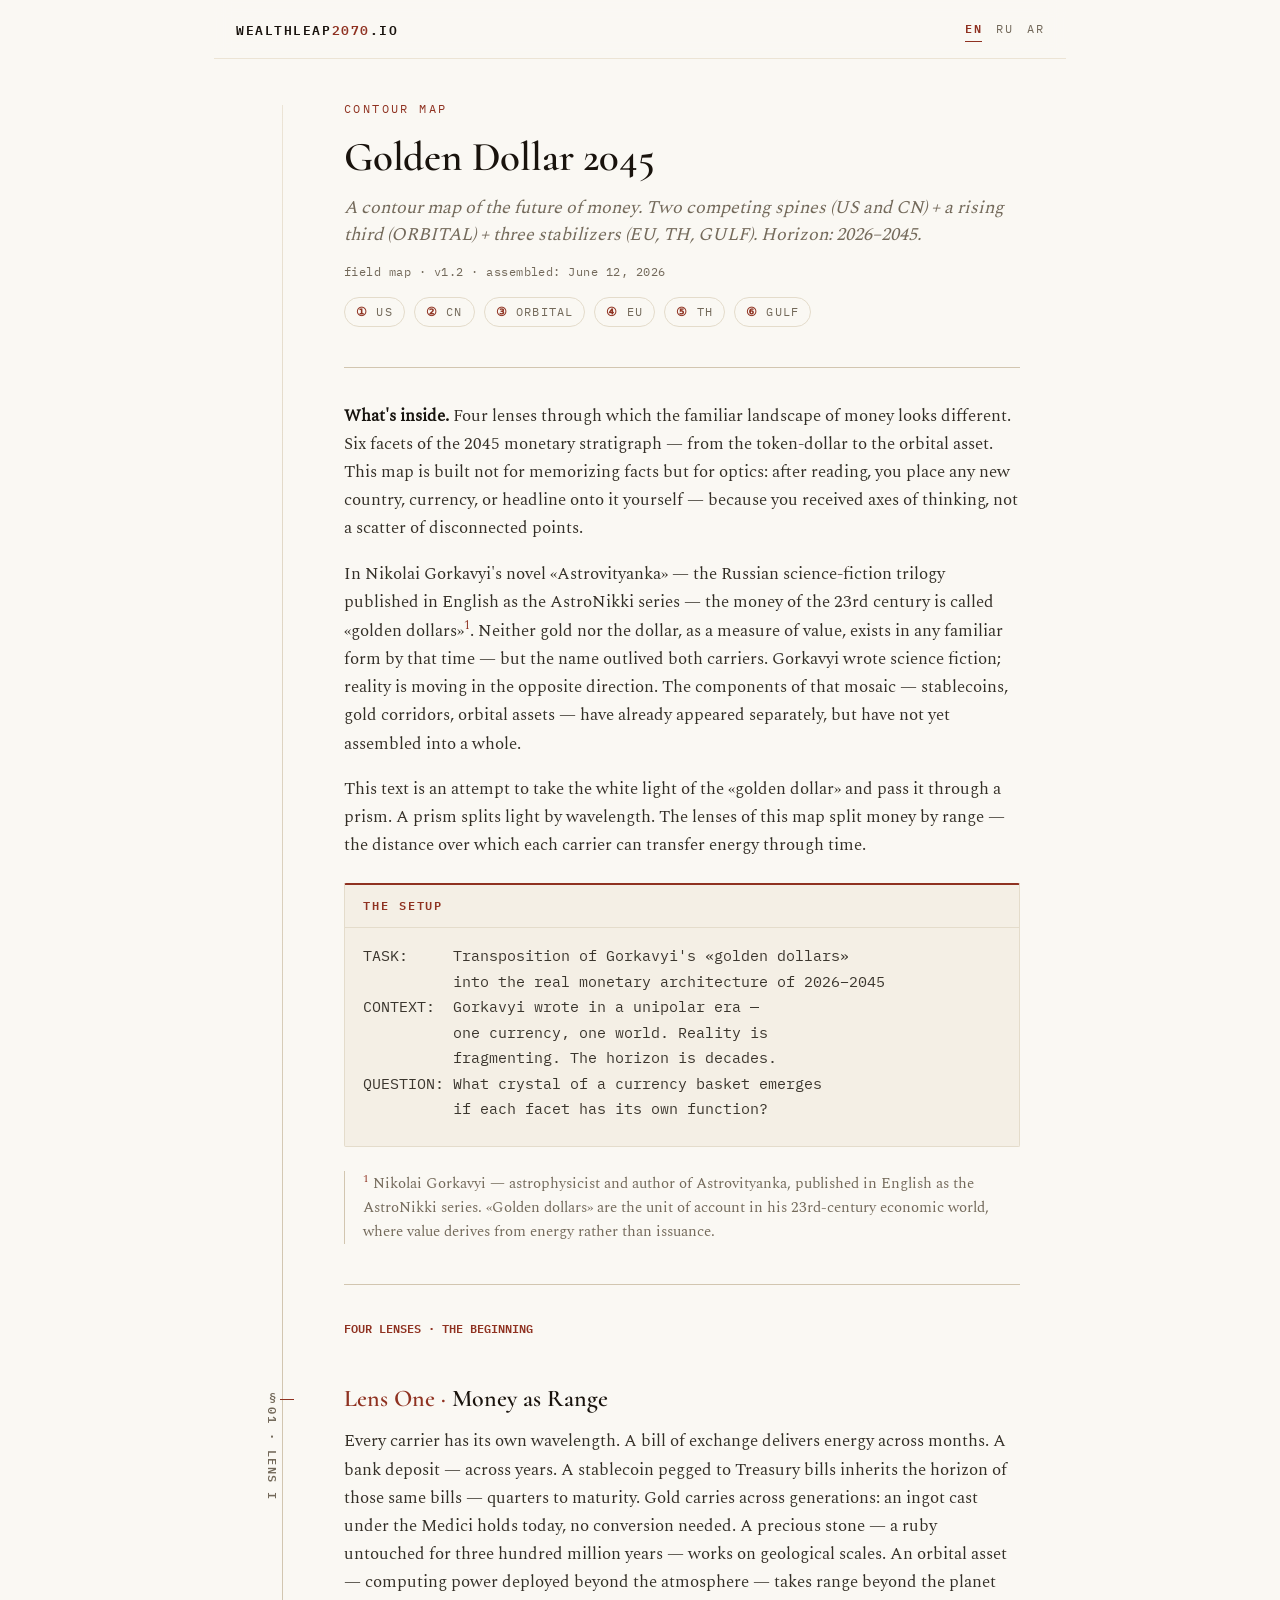
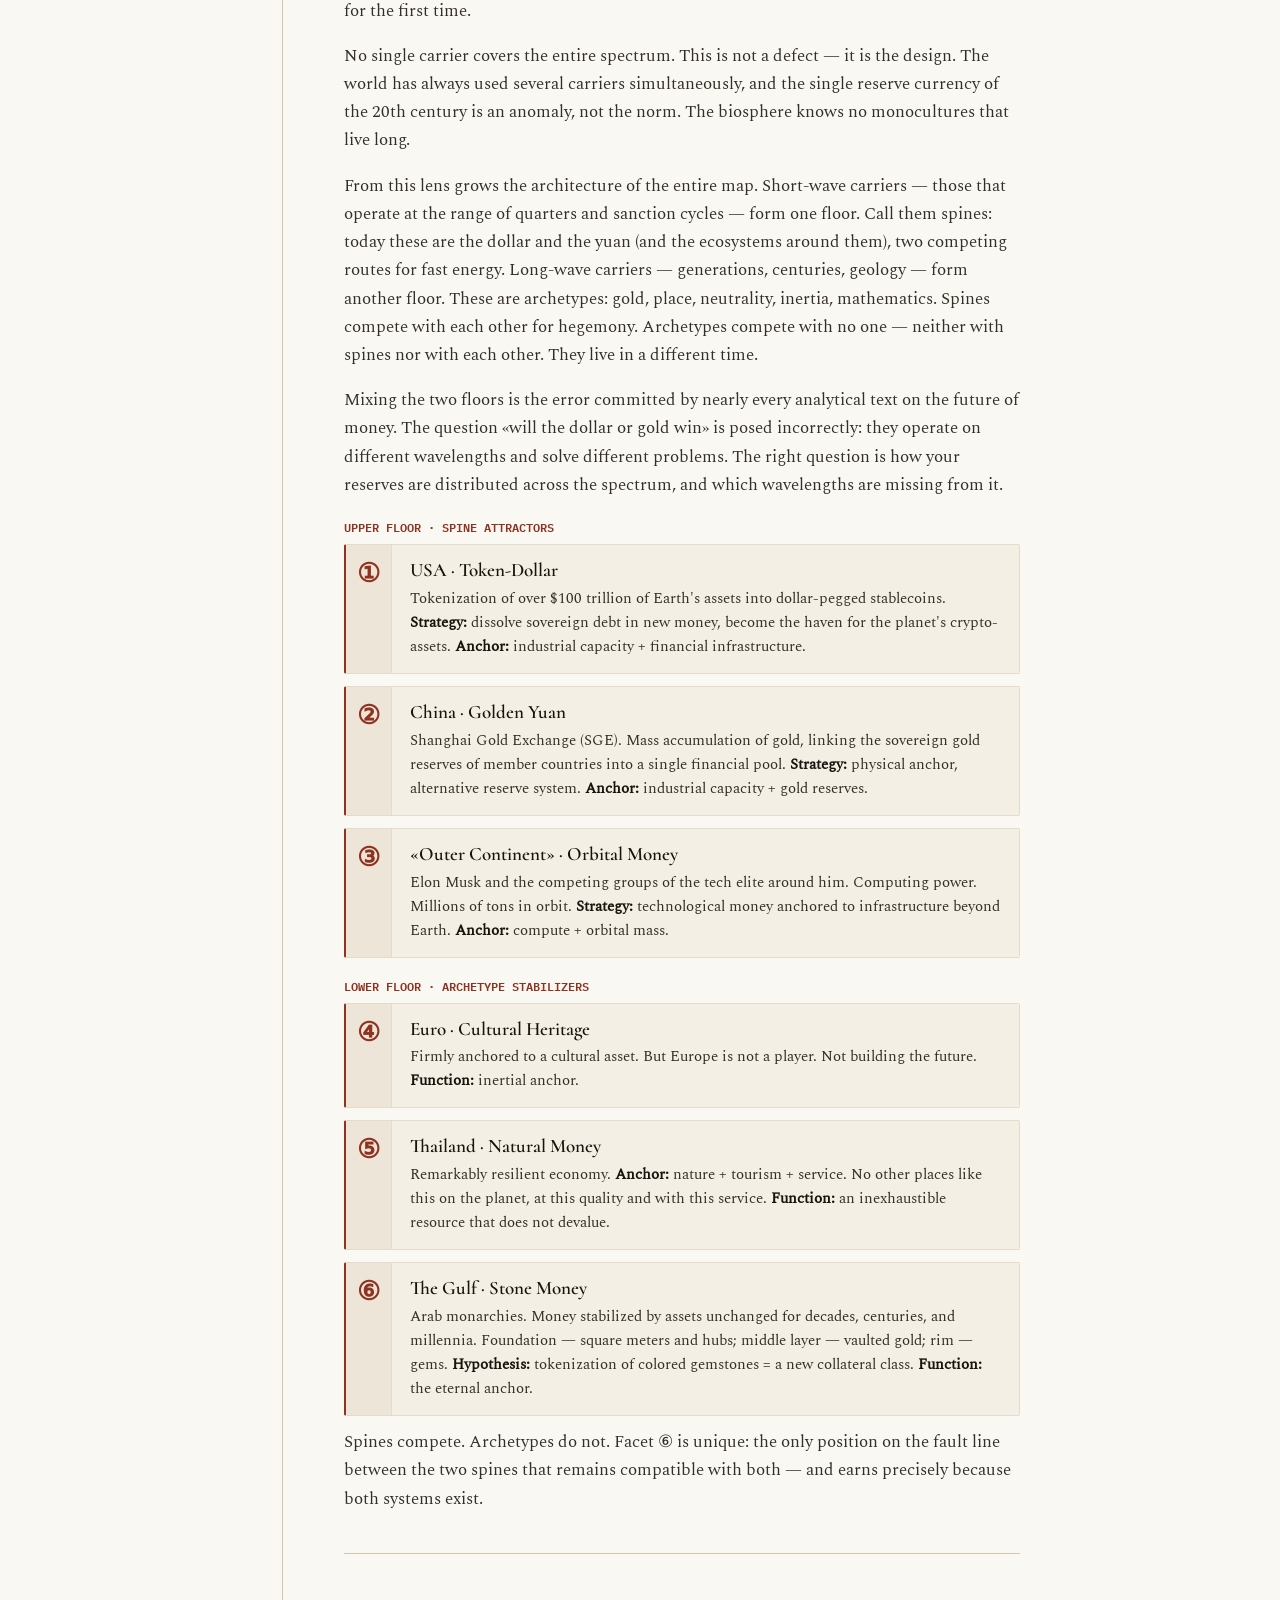
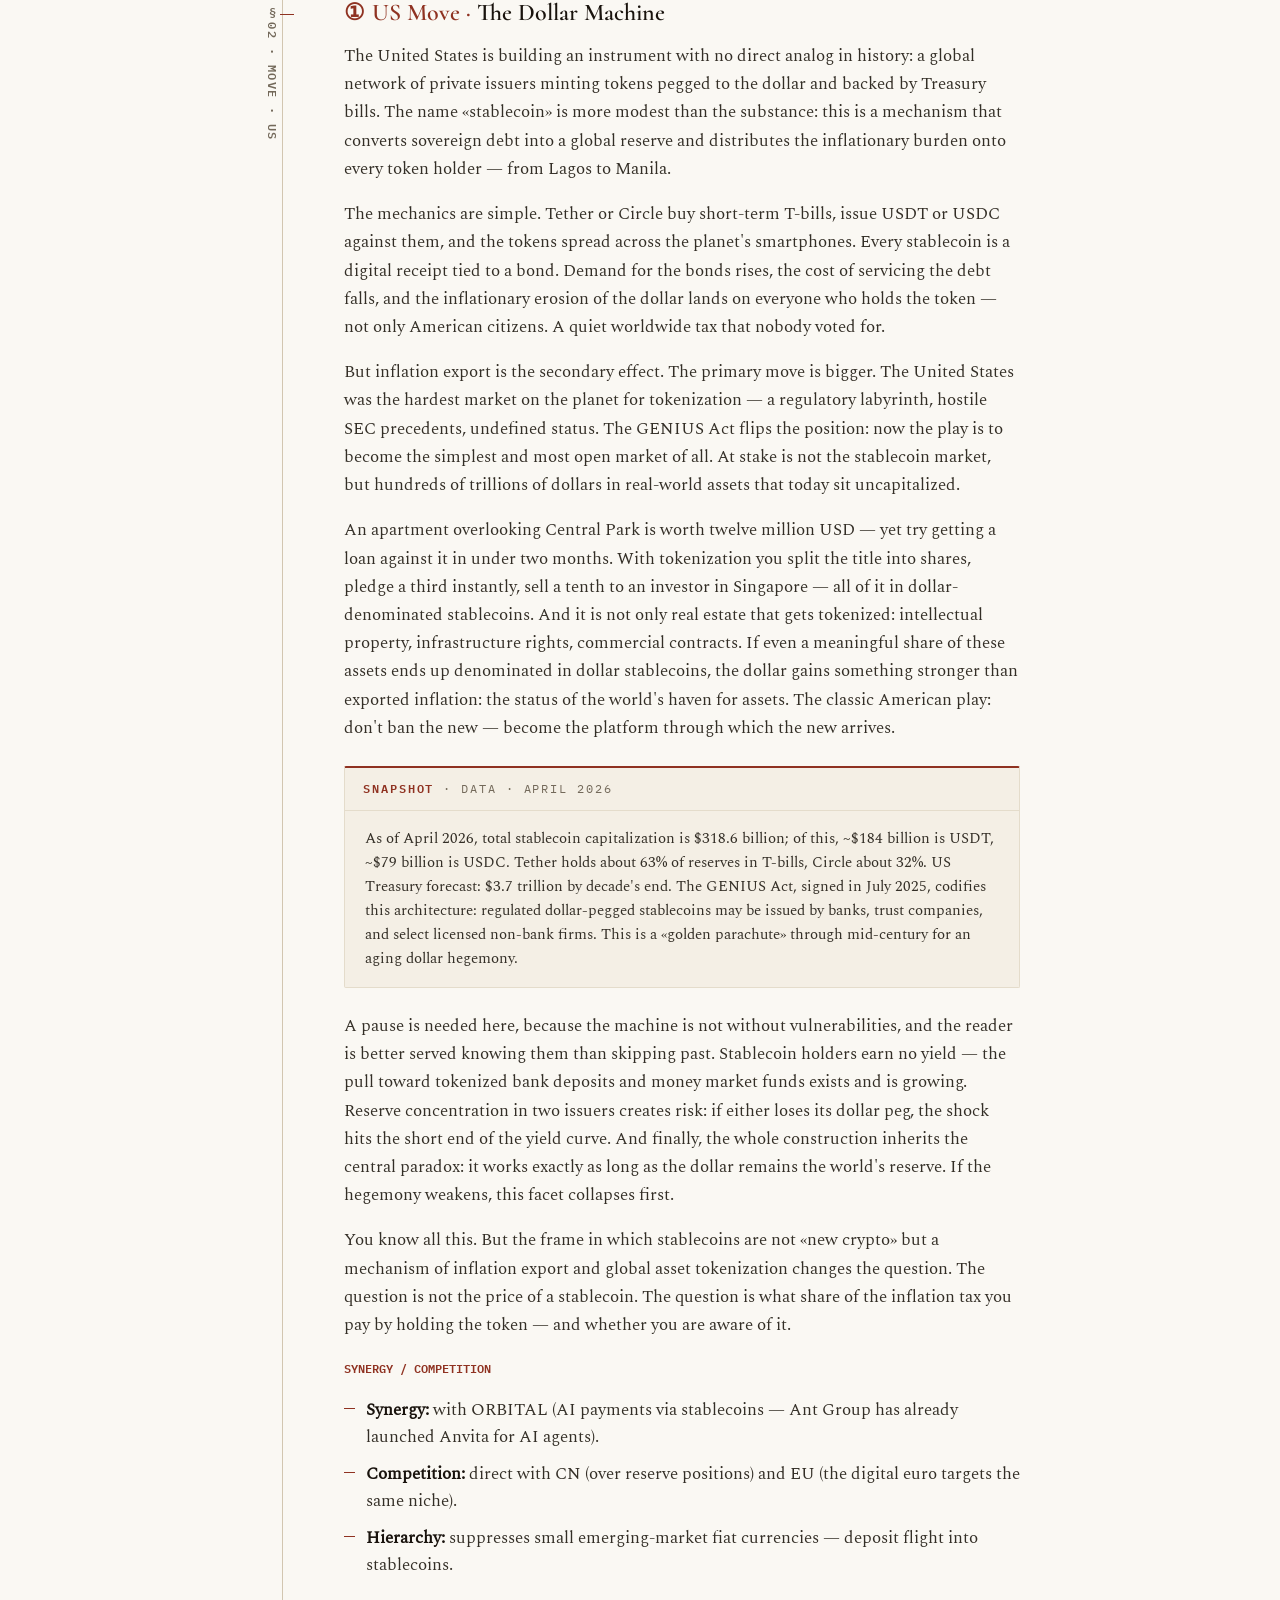
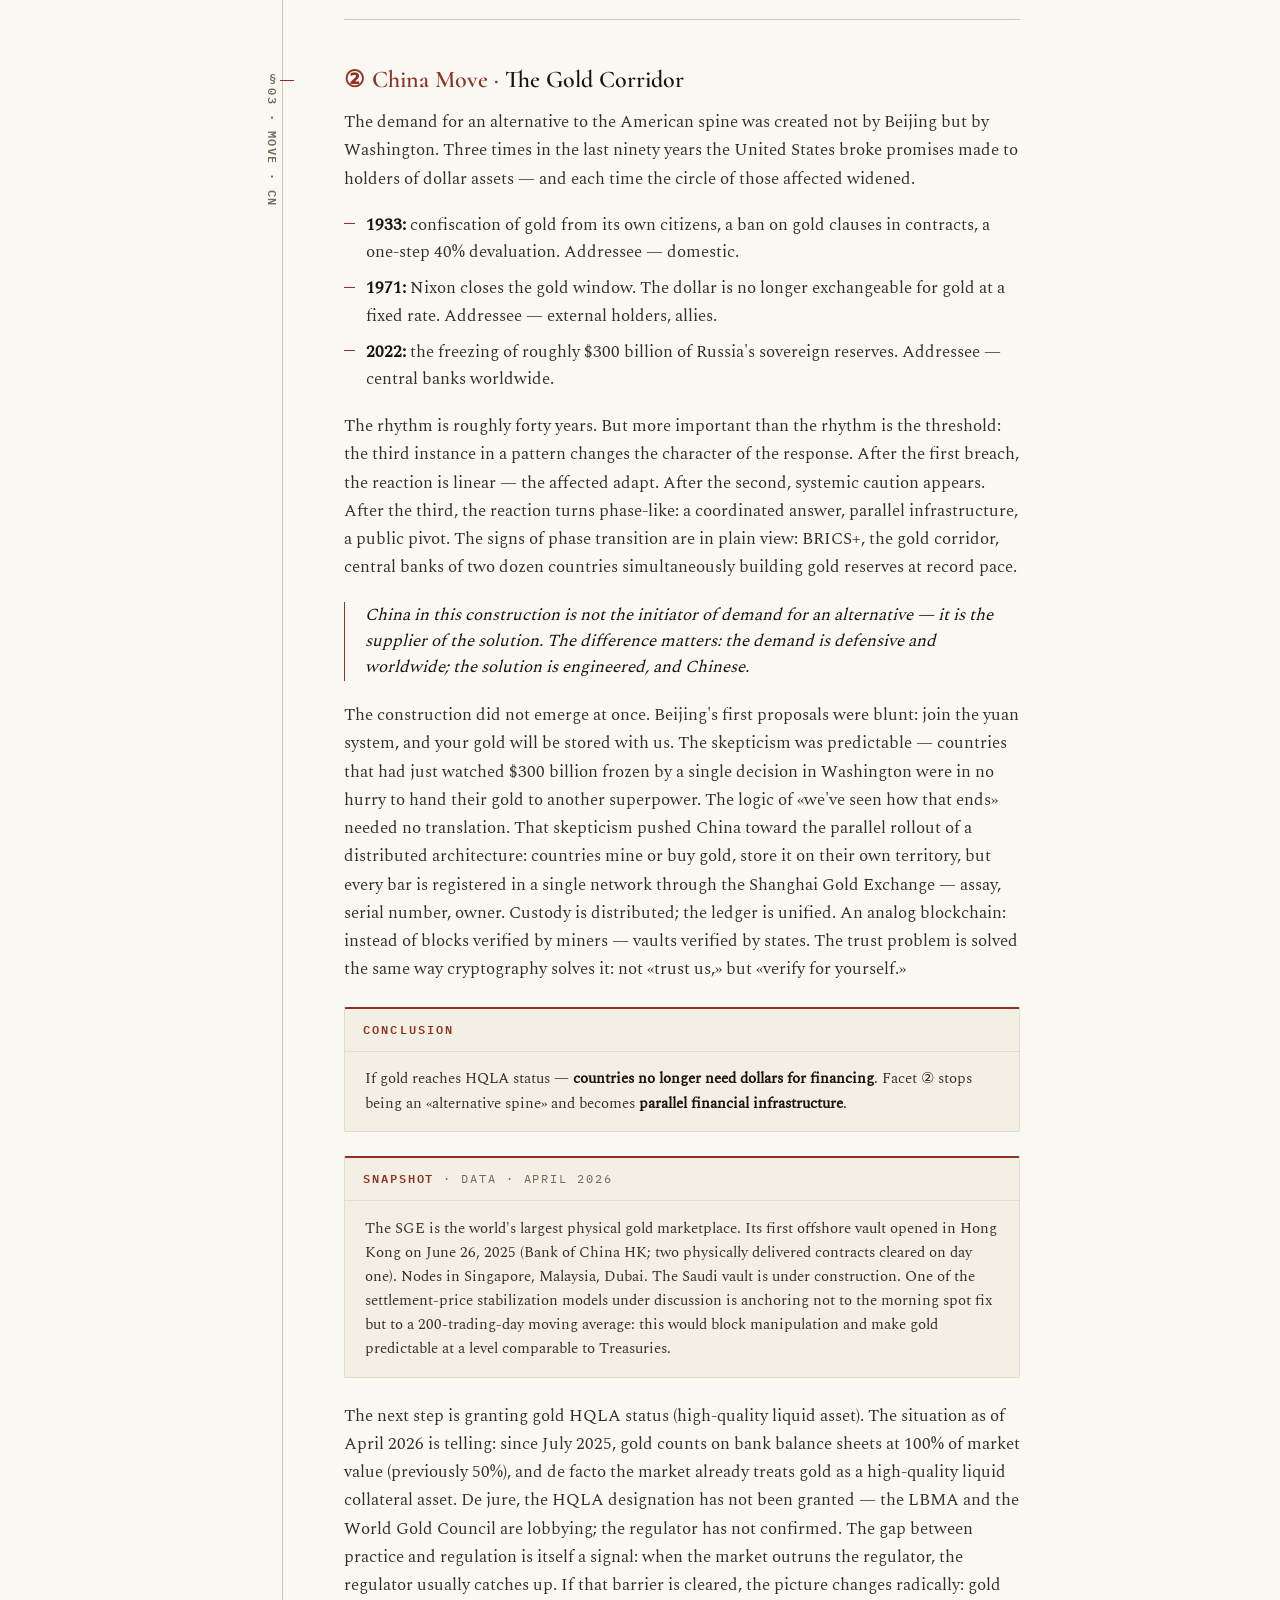
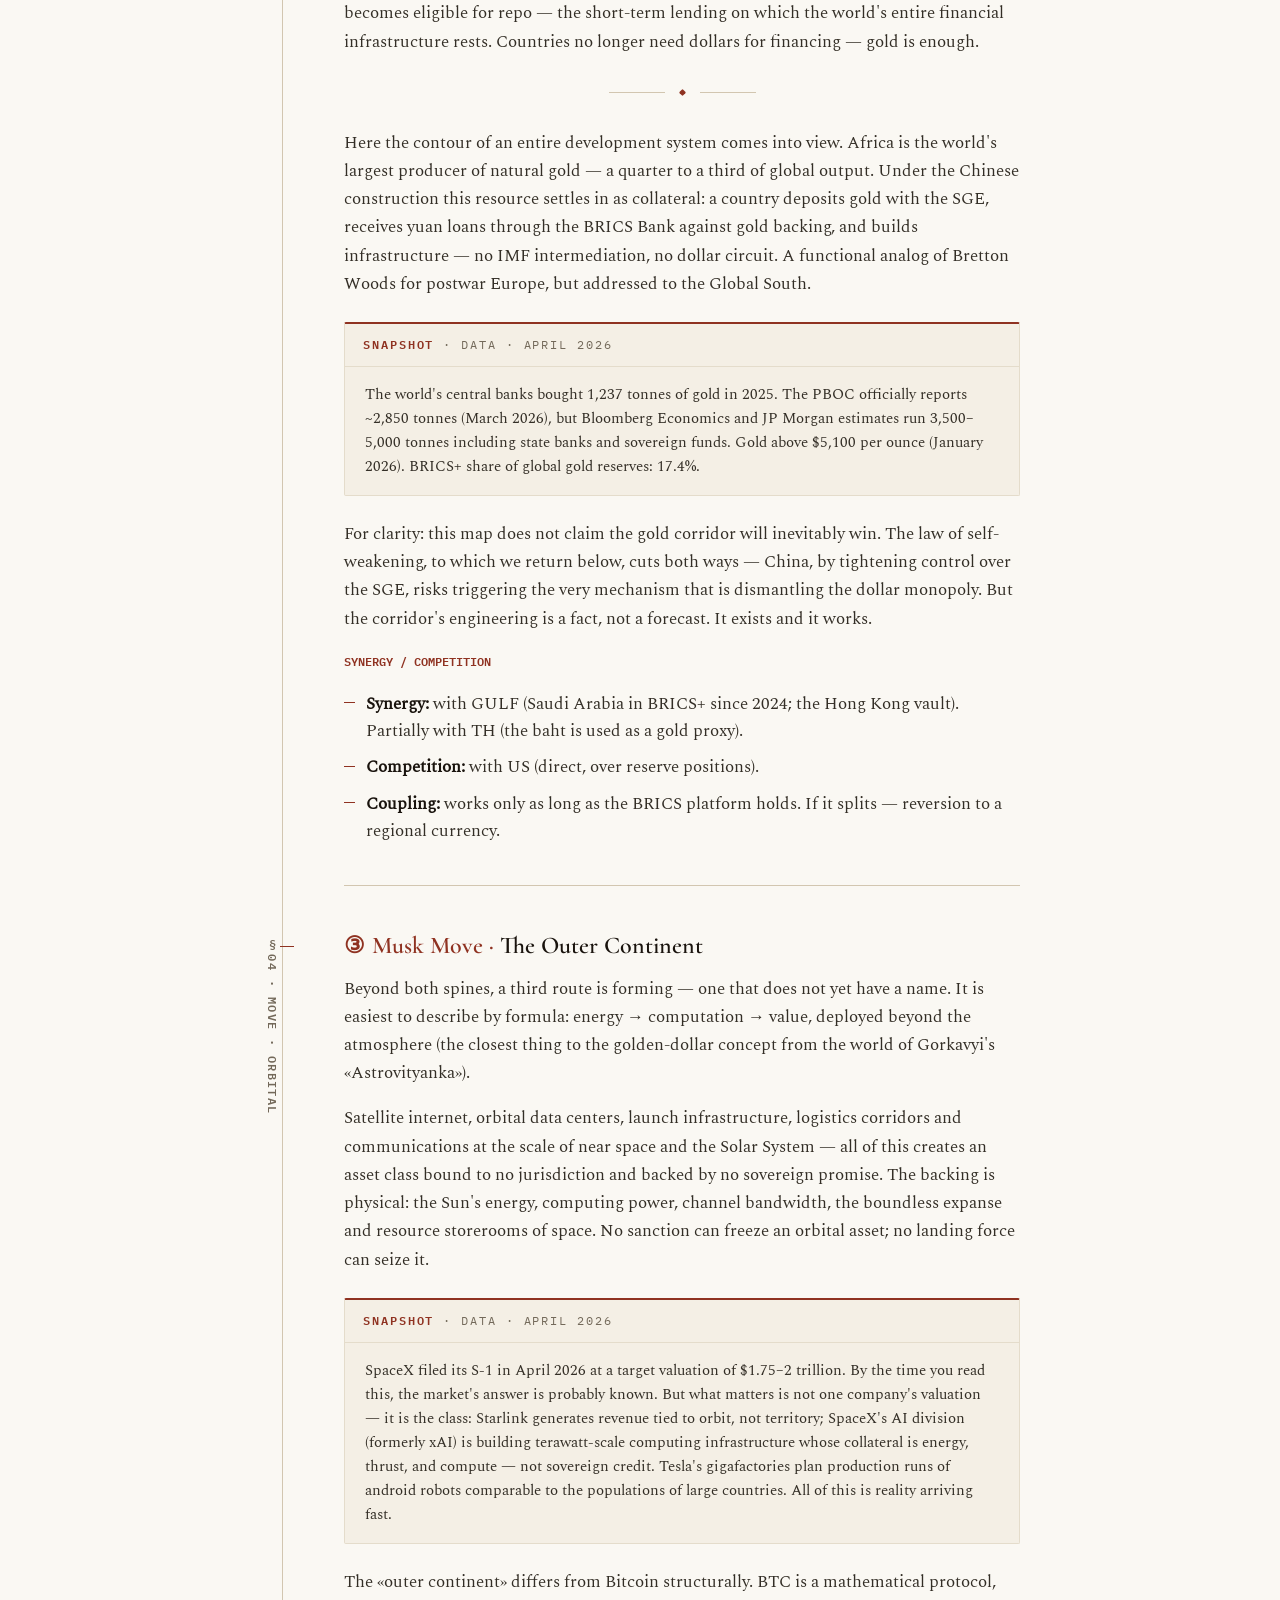
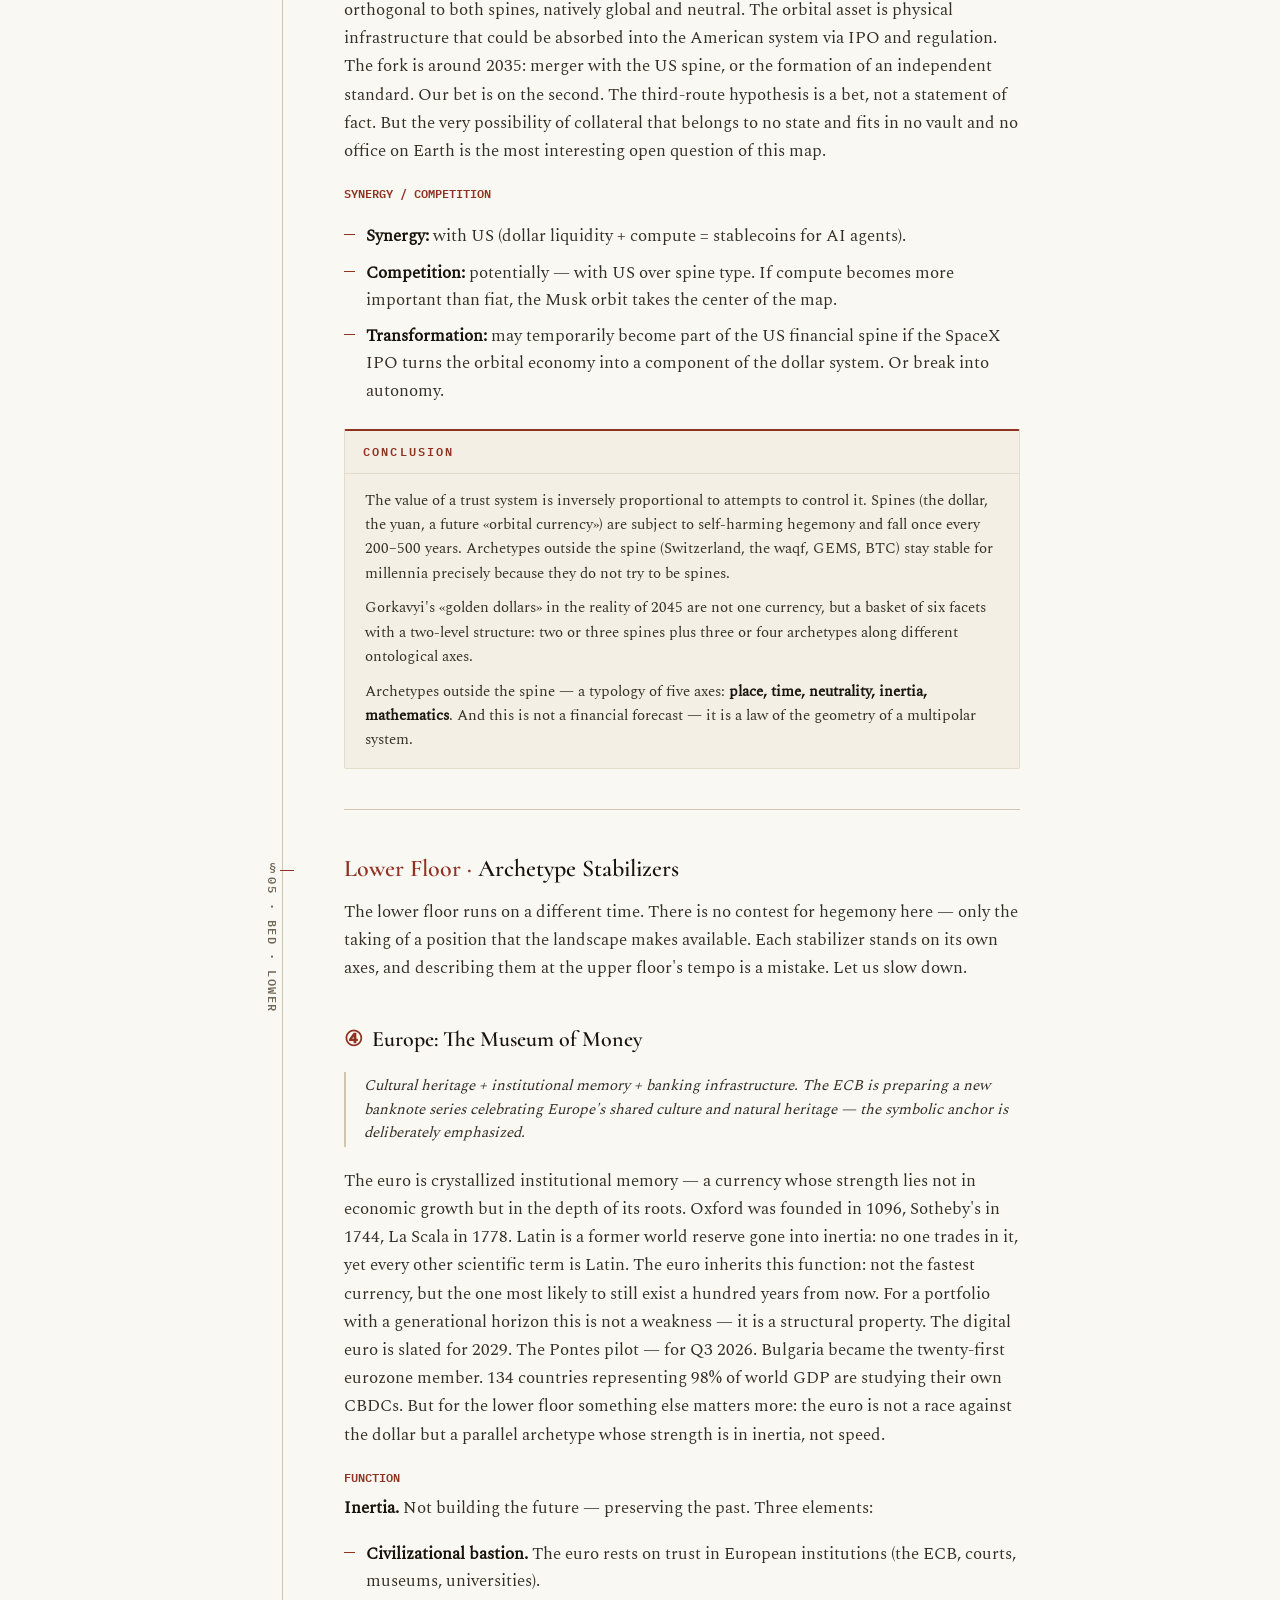
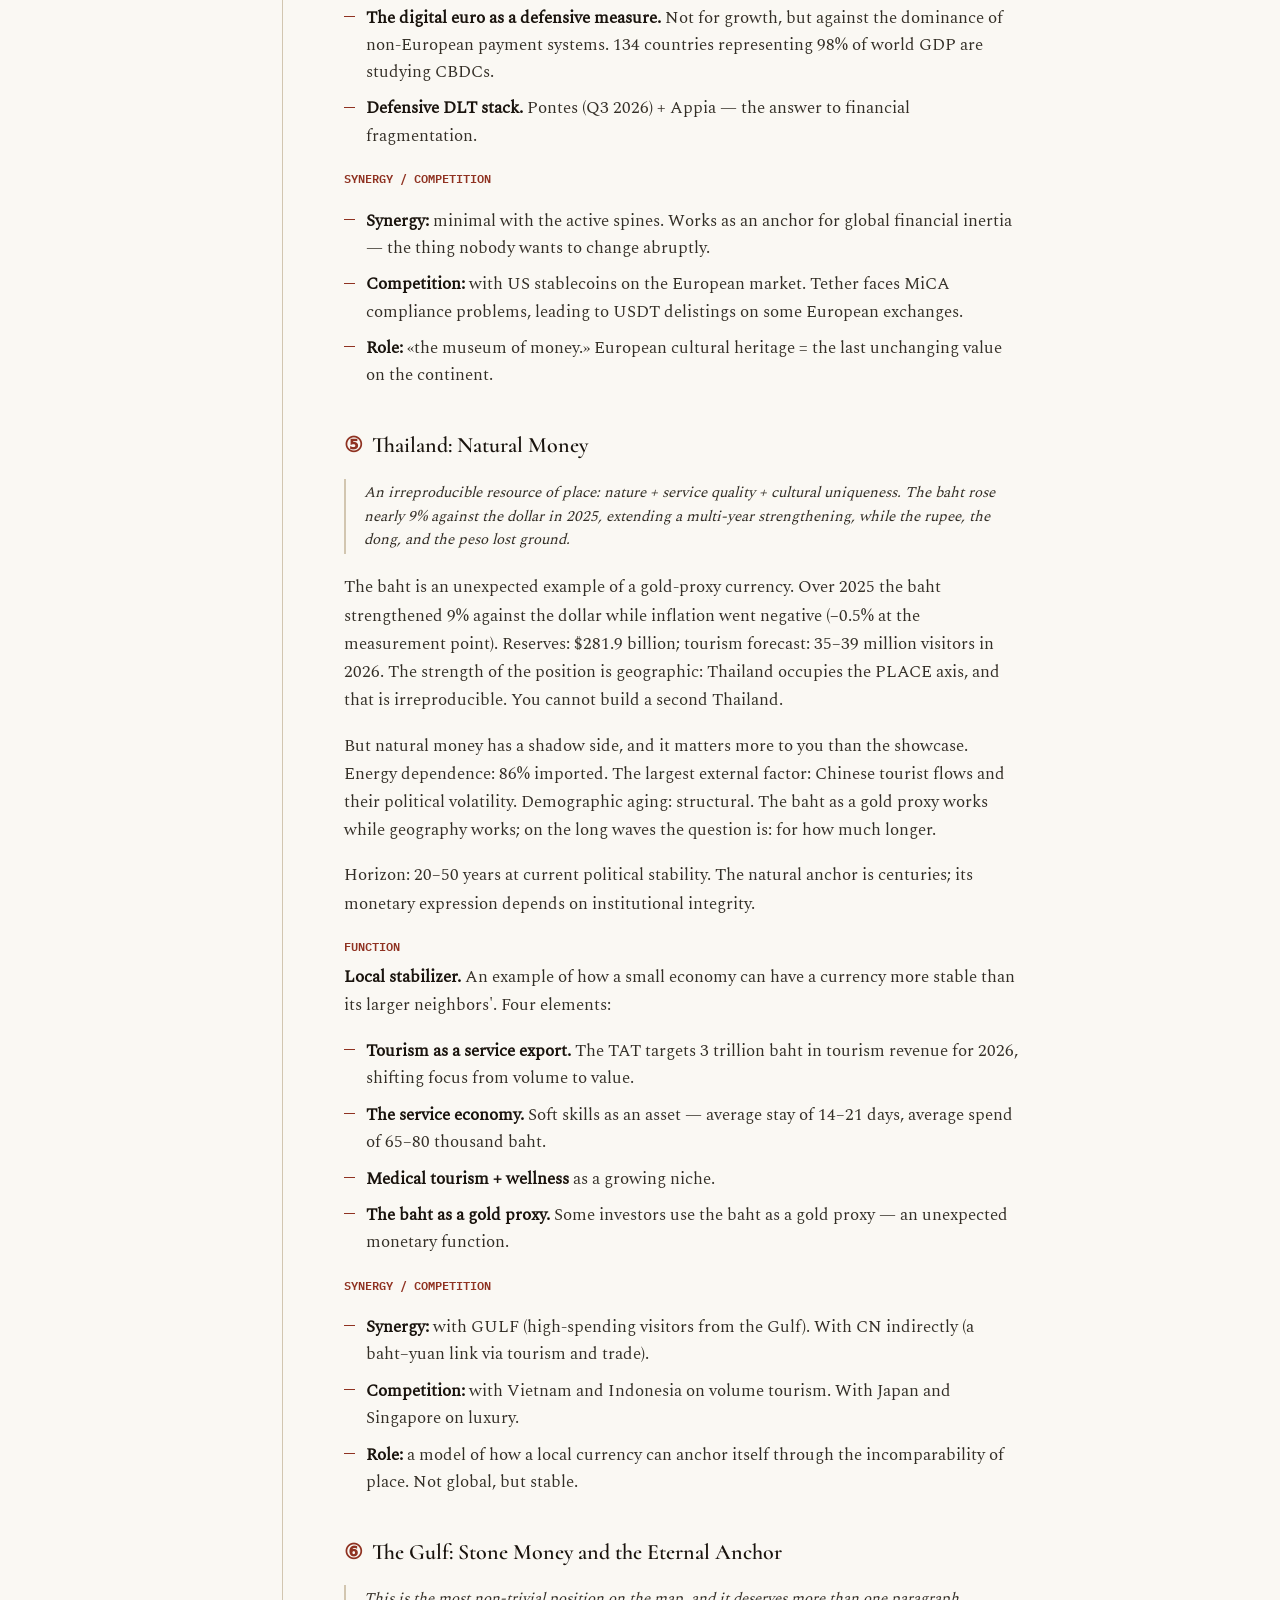
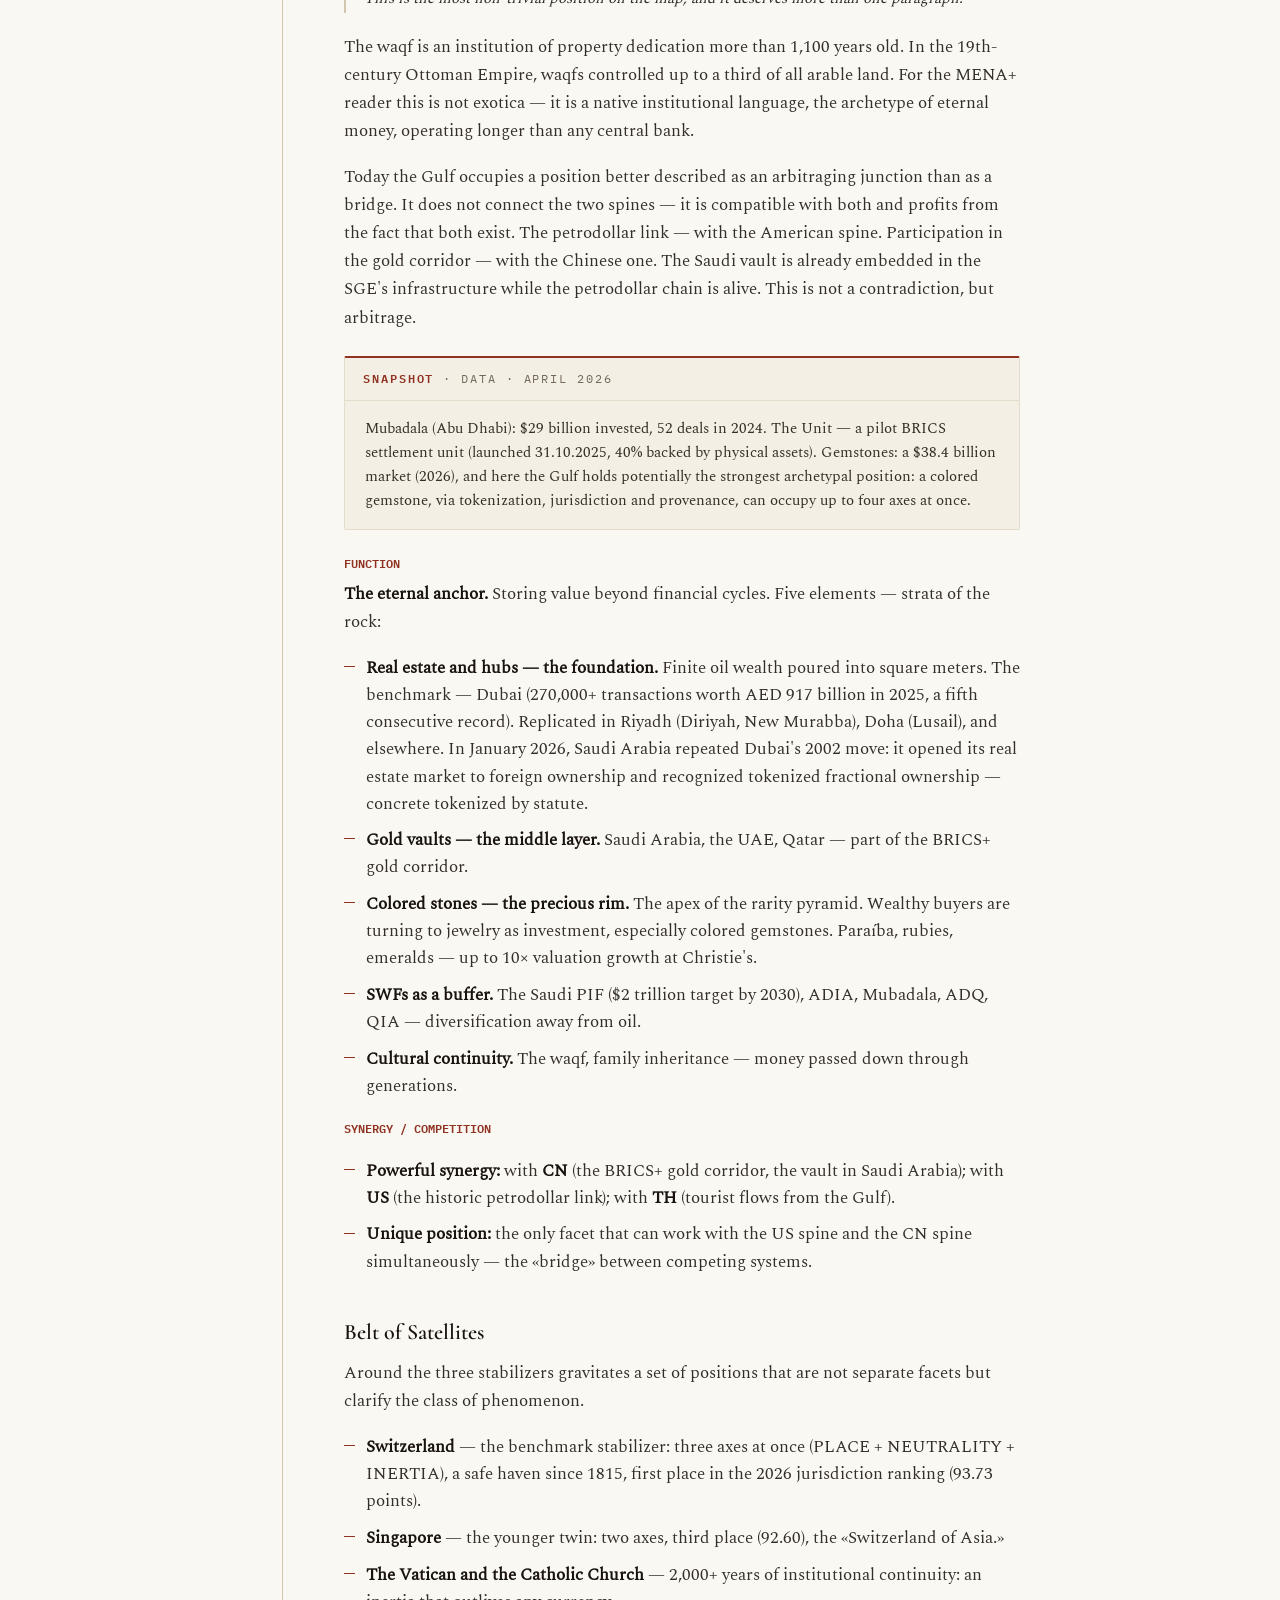
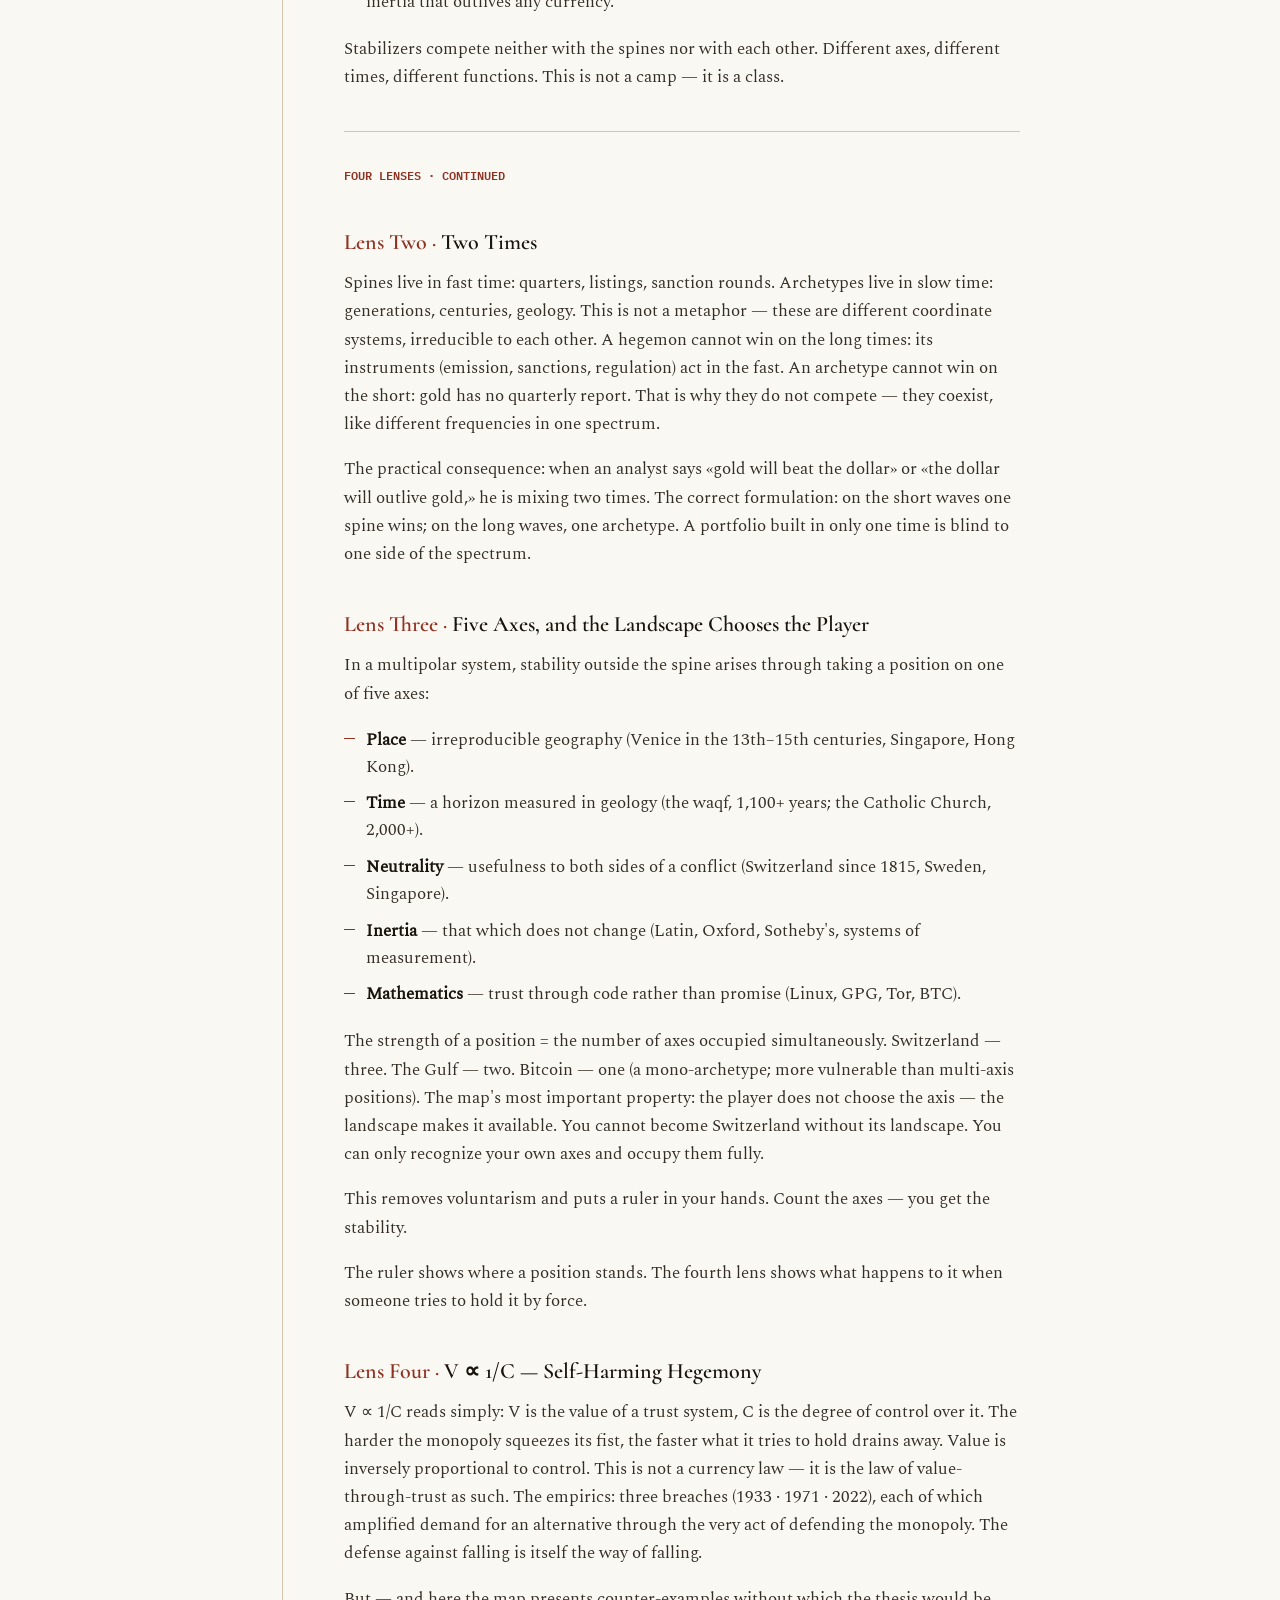
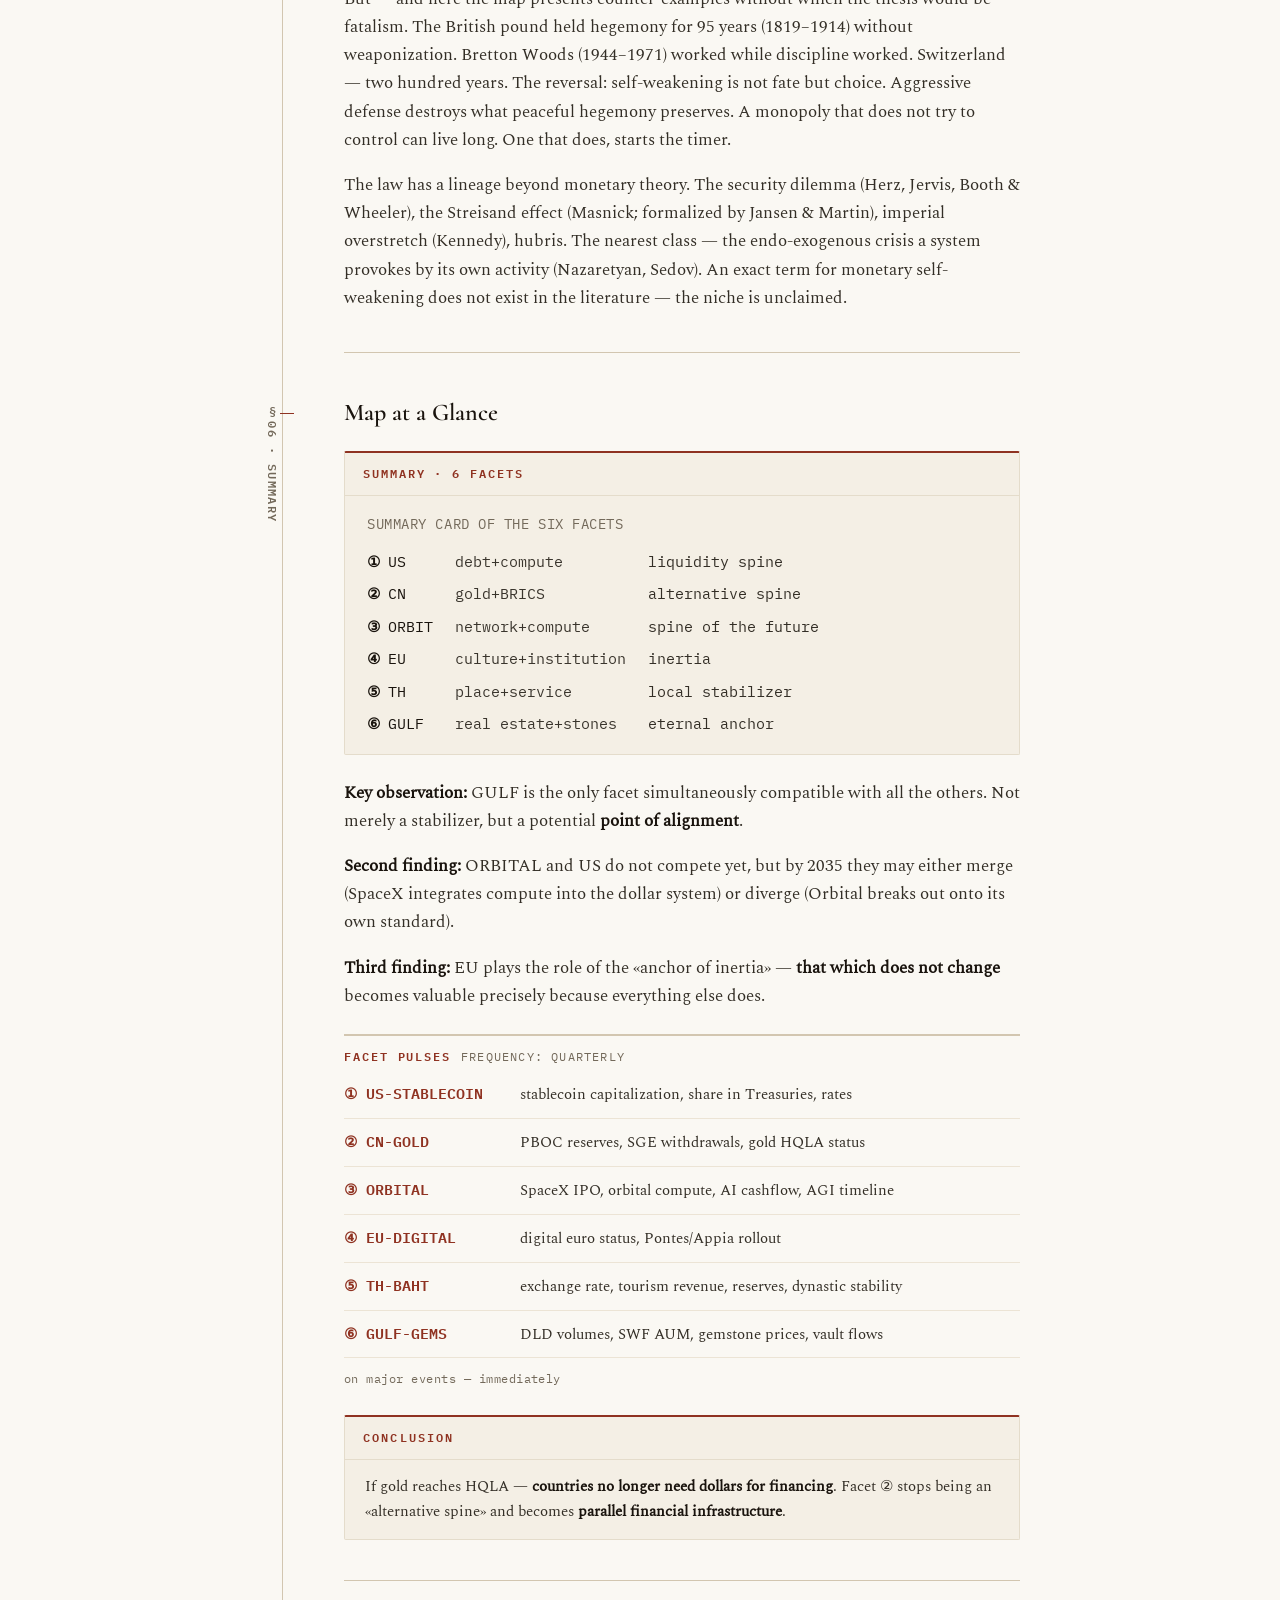
<file: en/golden_dollar.html>
<!DOCTYPE html>
<html lang="en" data-theme="light">
<head>
<meta charset="utf-8">
<meta name="viewport" content="width=device-width, initial-scale=1">
<meta name="color-scheme" content="light">
<link rel="preload" href="../fonts/Cormorant-600-normal-ae20c533.woff2" as="font" type="font/woff2" crossorigin>
<link rel="preload" href="../fonts/Spectral-400-normal-6ec19007.woff2" as="font" type="font/woff2" crossorigin>
<title>Golden Dollar 2045 · Stratigraph</title>
<style>
/* ── Light scheme "Stratigraph" — tokens from the approved pilot (verbatim) ── */
:root{
  --bg:#f1ece2; --paper:#faf8f3; --panel:#f4efe5; --panel-2:#ede6d8;
  --ink:#19130d; --ink-soft:#332e26; --muted:#73695a;
  --accent:#8f3221; --accent-soft:#b65038;
  --seam:#d2c6b0; --rule:#e4dccb; --hair:#ece4d5;
  --code-ink:#3a352d; --code-bg:#f0e9da;

  /* ── COMPRESSED TYPE SCALE (preview edit: fewer jumps, easier to read) ──
     anchor — body 17px. Whole document in the 12→34px band, not 10→58px. */
  --t-hero:clamp(28px,5vw,34px);   /* was ~58 */
  --t-h2:clamp(21px,3.4vw,24px);   /* § */
  --t-h3:19px;
  --t-body:17px;                    /* ANCHOR */
  --t-small:15px;                   /* secondary text, captions under heading */
  --t-meta:12px;                    /* mono labels, codes, numbers (was 10) */
  --t-table:14.5px;
  --lh-body:1.66;
}
*{ box-sizing:border-box; }
html,body{ margin:0; padding:0; }
html{ scroll-behavior:smooth; }
body{ background:var(--paper); color:var(--ink-soft); font-family:'Spectral',Georgia,serif;
  font-size:var(--t-body); line-height:var(--lh-body);
  -webkit-font-smoothing:antialiased; text-rendering:optimizeLegibility; }
::selection{ background:var(--accent); color:#fff; }
a{ color:var(--accent); text-decoration:none; border-bottom:1px solid color-mix(in srgb,var(--accent) 34%,transparent); }
a:hover{ border-bottom-color:var(--accent); }

/* note bar */
.note-bar{ font-family:'IBM Plex Mono',monospace; font-size:var(--t-meta); letter-spacing:.14em; text-transform:uppercase;
  color:var(--muted); border-bottom:1px solid var(--hair); padding:10px 22px; background:var(--paper); }
.note-bar b{ color:var(--accent); }

/* core */
.page{ padding:40px 22px 110px; }
.sheet{ max-width:760px; margin:0 auto; position:relative; padding-left:84px; }
.sheet::before{ content:""; position:absolute; left:22px; top:6px; bottom:0; width:1px;
  background:linear-gradient(var(--hair), var(--seam) 6%, var(--seam) 95%, var(--hair)); }

/* hero */
.eyebrow{ font-family:'IBM Plex Mono',monospace; font-size:var(--t-meta); letter-spacing:.2em; text-transform:uppercase; color:var(--accent); margin:0 0 16px; }
.hero h1{ font-family:'Cormorant',serif; font-weight:600; font-size:clamp(34px,6vw,41px); line-height:1.1; letter-spacing:-.005em; margin:0 0 14px; color:var(--ink); }
.hero .sub{ font-family:'Spectral',serif; font-style:italic; font-size:18px; line-height:1.5; color:var(--muted); margin:0 0 8px; }
.hero .meta{ font-family:'IBM Plex Mono',monospace; font-size:var(--t-meta); letter-spacing:.04em; color:var(--muted); margin:14px 0 0; line-height:1.7; }

/* seams */
.seam{ height:0; border:none; border-top:1px solid var(--seam); position:relative; margin:40px 0 34px; }
.seam::after{ content:""; position:absolute; left:0; right:0; top:3px; border-top:1px solid var(--hair); }
.hairline{ border:none; border-top:1px solid var(--rule); margin:28px 0; }

/* bed heads — type sizes brought close, contrast carried by color/weight, not size */
h2.lh{ font-family:'Cormorant',serif; font-weight:600; font-size:var(--t-h2); line-height:1.18;
  margin:1.9em 0 .6em; color:var(--ink); position:relative; scroll-margin-top:60px; }
h2.lh .code{ position:absolute; left:-78px; top:.1em; writing-mode:vertical-rl; text-orientation:mixed;
  font-family:'IBM Plex Mono',monospace; font-size:var(--t-meta); font-weight:600; letter-spacing:.12em;
  text-transform:uppercase; color:var(--muted); white-space:nowrap; }
h2.lh::before{ content:""; position:absolute; left:-64px; top:.6em; width:14px; height:1px; background:var(--accent); }

h3.sub{ font-family:'Cormorant',serif; font-weight:600; font-size:var(--t-h3); line-height:1.25; margin:1.7em 0 .5em; color:var(--ink); position:relative; padding-left:20px; }
h3.sub::before{ content:""; position:absolute; left:0; top:.62em; width:12px; height:1px; background:var(--accent); }

/* text */
p{ margin:0 0 1em; color:var(--ink-soft); }
p strong{ color:var(--ink); font-weight:600; }
p em{ font-style:italic; }
.lead{ font-size:var(--t-body); color:var(--ink-soft); }

/* lead-in paragraph: bold label IN-LINE (no type-size jump) — typical device of this article */
p.runin > b:first-child, p.runin > strong:first-child{ color:var(--accent); font-weight:600; }

/* metadata line (Level of claim / Shelf life) — small mono, not a heading */
.geo{ font-family:'IBM Plex Mono',monospace; font-size:var(--t-meta); letter-spacing:0;
  text-transform:uppercase; color:var(--accent); font-weight:600; margin:1.6em 0 .5em; }
.meta-line{ font-family:'IBM Plex Mono',monospace; font-size:var(--t-meta); letter-spacing:.04em;
  color:var(--muted); margin:.2em 0 1.1em; }
.meta-line b{ color:var(--ink); font-weight:600; }

/* term emphasis (emic lexicon, transliterations) */
.term{ font-style:italic; color:var(--ink); }

/* lists */
ul.beds{ list-style:none; margin:1.1em 0; padding:0; }
ul.beds > li{ position:relative; padding-left:22px; margin:0 0 .55em; line-height:1.6; color:var(--ink-soft); }
ul.beds > li::before{ content:""; position:absolute; left:0; top:.66em; width:11px; height:1px; background:var(--accent); }
ul.beds > li strong{ color:var(--ink); font-weight:600; }
ul.beds > li em{ font-style:italic; }

/* table — calm, stratigraphic */
.tbl{ margin:1.4em 0; border:1px solid var(--rule); border-top:2px solid var(--seam); border-radius:2px; overflow:hidden; }
.tbl table{ width:100%; border-collapse:collapse; font-size:var(--t-table); }
.tbl caption{ font-family:'IBM Plex Mono',monospace; font-size:var(--t-meta); letter-spacing:.12em; text-transform:uppercase;
  color:var(--muted); text-align:left; padding:11px 16px 0; }
.tbl th{ font-family:'IBM Plex Mono',monospace; font-weight:600; font-size:var(--t-meta); letter-spacing:.06em; text-transform:uppercase;
  color:var(--accent); text-align:left; padding:11px 16px; border-bottom:1px solid var(--rule); background:var(--panel-2); }
.tbl td{ padding:10px 16px; border-bottom:1px solid var(--hair); color:var(--ink-soft); line-height:1.45; vertical-align:top; }
.tbl tr:last-child td{ border-bottom:none; }
.tbl td:first-child{ color:var(--ink); font-weight:600; white-space:nowrap; }
.tbl.wide td:first-child{ white-space:normal; }

/* spec insert (for "important note on genre" — a typical block of the article) */
.spec{ background:var(--panel); border:1px solid var(--rule); border-top:2px solid var(--accent); border-radius:2px; margin:24px 0; }
.spec .stag{ font-family:'IBM Plex Mono',monospace; font-size:var(--t-meta); letter-spacing:.16em; text-transform:uppercase;
  color:var(--muted); padding:11px 18px; border-bottom:1px solid var(--rule); }
.spec .stag b{ color:var(--accent); font-weight:600; }
.spec .in{ padding:16px 20px; }
.spec .in p{ margin:0; font-size:var(--t-small); line-height:1.6; color:var(--ink-soft); }
.spec .in p em{ font-style:italic; }

/* quiet marginal note */
.note-quiet{ border-left:2px solid var(--seam); padding:2px 0 2px 18px; font-style:italic; color:var(--ink-soft);
  font-size:var(--t-small); line-height:1.58; margin:1.3em 0; }

/* ── MATHEMATICS — apparatus, in the same compressed scale ── */
/* display formula: type pinned to body (not above H2), so it doesn't break the rhythm */
.eq{ margin:1.1em 0 1.2em; padding:14px 16px; background:var(--code-bg);
  border:1px solid var(--rule); border-left:3px solid var(--seam); border-radius:0 2px 2px 0;
  overflow-x:auto; overflow-y:hidden; }
.eq .katex{ font-size:1.04em; }              /* ≈ body·1.04 — formula doesn't "jump" */
.eq .katex-display{ margin:0; }
.eq.tight{ text-align:center; }
/* long single-line formula list: shrink so it fits the column without scroll */
.eq.long .katex{ font-size:.92em; }
@media(max-width:720px){
  .eq .katex{ font-size:.9em; }
  .eq.long .katex{ font-size:.78em; }
}
/* inline formula in text */
.body-eq .katex{ font-size:1em; }
/* numbering tag above the formula (as in the sample) */
.eq-tag{ font-family:'IBM Plex Mono',monospace; font-size:var(--t-meta); letter-spacing:.14em; text-transform:uppercase;
  color:var(--muted); margin:1.4em 0 .2em; }
.eq-tag b{ color:var(--accent); font-weight:600; }

/* condition-conclusion after formula (small mono line) */
.eq-note{ font-family:'IBM Plex Mono',monospace; font-size:var(--t-meta); letter-spacing:.02em; color:var(--muted);
  margin:.1em 0 1.1em; line-height:1.6; }
.eq-note b{ color:var(--ink); font-weight:600; }
.eq-note .v{ color:var(--accent); }

/* variable legend (former "Symbol | Meaning" table) — ruled, not heavy */
.vars{ margin:1em 0 1.3em; border-top:1px solid var(--seam); }
.vars .vr{ display:grid; grid-template-columns:96px 1fr; gap:16px; padding:9px 0; border-bottom:1px solid var(--hair); align-items:baseline; }
.vars .vs{ text-align:left; }
.vars .vs .katex{ font-size:1em; }
.vars .vd{ font-size:var(--t-small); line-height:1.5; color:var(--ink-soft); }
.vars .vd em{ font-style:italic; }
.vars .vd strong{ color:var(--ink); font-weight:600; }

/* numbered algorithm-strata */
ol.algo{ list-style:none; counter-reset:st; margin:1.1em 0; padding:0; }
ol.algo > li{ position:relative; padding-left:30px; margin:0 0 .5em; line-height:1.55; color:var(--ink-soft); counter-increment:st; }
ol.algo > li::before{ content:counter(st,decimal-leading-zero); position:absolute; left:0; top:.15em;
  font-family:'IBM Plex Mono',monospace; font-size:var(--t-meta); font-weight:600; color:var(--accent); }
ol.algo > li em{ font-style:italic; }

/* limit formula — calm blockquote, not a 40px hero */
.maxim{ font-family:'Spectral',serif; font-style:italic; font-size:var(--t-body); line-height:1.55;
  color:var(--ink); border-left:1px solid var(--accent); padding-left:20px; margin:1.2em 0; }
.maxim.soft{ color:var(--ink-soft); }

footer.foot{ margin-top:8px; font-family:'IBM Plex Mono',monospace; font-size:var(--t-meta); letter-spacing:.04em; color:var(--muted); line-height:1.8; }

@media(max-width:720px){
  .page{ padding:26px 16px 80px; }
  .sheet{ padding-left:0; }
  .sheet::before{ display:none; }
  h2.lh::before{ display:none; }
  h2.lh .code{ display:none; }
  .tbl{ overflow-x:auto; }
}

/* ── harness: progress + toolbar (from WL2070, in compressed scale) ── */
.progress{ position:fixed; top:0; left:0; height:2px; width:0; background:var(--accent); z-index:60; transition:width .08s linear; }
.toolbar{ position:sticky; top:0; z-index:50; display:flex; align-items:center; gap:14px; padding:10px 22px;
  backdrop-filter:blur(8px); background:color-mix(in srgb,var(--paper) 86%,transparent); border-bottom:1px solid var(--hair); }
.toolbar .brand{ font-family:'IBM Plex Mono',monospace; font-size:var(--t-meta); letter-spacing:.14em; text-transform:uppercase; color:var(--ink); font-weight:600; }
.toolbar .ver{ font-family:'IBM Plex Mono',monospace; font-size:var(--t-meta); letter-spacing:.12em; text-transform:uppercase; color:var(--muted); }
.toolbar .sp{ margin-left:auto; }
.tbtn{ font-family:'IBM Plex Mono',monospace; font-size:var(--t-meta); letter-spacing:.08em; text-transform:uppercase; color:var(--ink-soft);
  background:transparent; border:1px solid var(--rule); border-radius:999px; padding:6px 13px; cursor:pointer; }
.tbtn:hover{ border-color:var(--accent); color:var(--accent); }

/* hero tags (basket facets) */
.tags{ display:flex; flex-wrap:wrap; gap:7px 9px; margin:14px 0 0; }
.tags .t{ font-family:'IBM Plex Mono',monospace; font-size:var(--t-meta); letter-spacing:.1em; text-transform:uppercase;
  color:var(--muted); border:1px solid var(--rule); border-radius:999px; padding:4px 11px; cursor:pointer; transition:border-color .12s, color .12s; }
.tags .t:hover{ border-color:var(--accent); color:var(--accent); }
.tags .t b{ color:var(--accent); font-weight:600; }

/* accent fragment in bed head */
h2.lh .n{ color:var(--accent); font-weight:600; }
h3.sub .n{ color:var(--accent); font-weight:600; }

/* head of a stabilizer-facet (④⑤⑥ of the crystal, broken out into subsections) —
   a level between h2 and h3: larger than body and cards, but always below the §-bed */
h3.bed{ font-family:'Cormorant',serif; font-weight:600; font-size:clamp(20px,3vw,22px); line-height:1.18;
  margin:2em 0 .6em; color:var(--ink); display:flex; align-items:baseline; gap:.42em; scroll-margin-top:60px; }
h3.bed .gn{ font-family:'Cormorant',serif; font-weight:700; font-size:.96em; color:var(--accent); flex:none; }
/* lens-addendum (2-4): same size as the archetype-facet, but a carnelian word prefix instead of a circle */
h3.bed.lens{ display:block; }
h3.bed .n{ color:var(--accent); font-weight:600; }
/* circled facet number in the §-section (spines ①②③) */
h2.lh .gn{ font-family:'Cormorant',serif; font-weight:700; font-size:.94em; color:var(--accent); margin-right:.06em; }

/* facets of the monetary stratigraph — numbered sample cards */
.facet{ display:grid; grid-template-columns:46px 1fr; gap:0; background:var(--panel); border:1px solid var(--rule);
  border-left:2px solid var(--accent); border-radius:2px; margin:0 0 12px; overflow:hidden; }
.facet .num{ display:flex; align-items:flex-start; justify-content:center; padding:16px 0 0; background:var(--panel-2);
  font-family:'Cormorant',serif; font-weight:700; font-size:26px; line-height:1; color:var(--accent); border-right:1px solid var(--rule); }
.facet .bd{ padding:14px 18px; }
.facet .bd .h{ font-family:'Cormorant',serif; font-weight:600; font-size:var(--t-h3); line-height:1.2; color:var(--ink); margin:0 0 5px; }
.facet .bd .g{ font-size:var(--t-small); line-height:1.6; color:var(--ink-soft); margin:0; }
.facet .bd .g strong{ color:var(--ink); font-weight:600; }

/* sample-slab: mono terminal inside .spec */
.spec .pre{ font-family:'IBM Plex Mono',monospace; white-space:pre-wrap; font-size:var(--t-small); line-height:1.7;
  color:var(--code-ink); padding:15px 18px; margin:0; overflow-x:auto; }

/* conclusion — key takeaway of the lens */
.insight{ background:var(--panel); border:1px solid var(--rule); border-top:2px solid var(--accent); border-radius:2px; margin:24px 0; }
.insight .itag{ font-family:'IBM Plex Mono',monospace; font-size:var(--t-meta); letter-spacing:.18em; text-transform:uppercase;
  color:var(--accent); font-weight:600; padding:11px 18px; border-bottom:1px solid var(--rule); }
.insight .in{ padding:15px 20px; }
.insight .in p{ margin:0 0 .7em; font-size:var(--t-small); line-height:1.62; color:var(--ink-soft); }
.insight .in p:last-child{ margin:0; }
.insight .in p strong{ color:var(--ink); font-weight:600; }

/* footnote */
.footnote{ font-size:var(--t-small); line-height:1.6; color:var(--muted); margin:1.3em 0; border-left:1px solid var(--seam); padding-left:18px; }
.footnote sup{ color:var(--accent); }
sup{ font-size:.7em; color:var(--accent); }

/* glossary */
dl.kv{ display:grid; grid-template-columns:max-content 1fr; gap:11px 20px; margin:1.2em 0; font-size:var(--t-small); line-height:1.55; color:var(--ink-soft); }
dl.kv dt{ font-family:'IBM Plex Mono',monospace; font-style:normal; font-weight:600; white-space:nowrap; color:var(--accent); }
dl.kv dd{ margin:0; }
@media(max-width:720px){ dl.kv{ grid-template-columns:1fr; gap:3px 0; } dl.kv dt{ margin-top:.6em; } }

/* facet pulses registry — light ruled block (not a plate): facet code | what to track */
.pulse{ margin:24px 0 26px; border-top:2px solid var(--seam); }
.pulse .plab{ font-family:'IBM Plex Mono',monospace; font-size:var(--t-meta); letter-spacing:.16em; text-transform:uppercase;
  color:var(--accent); font-weight:600; padding:11px 0 4px; display:flex; gap:10px; flex-wrap:wrap; }
.pulse .plab .freq{ color:var(--muted); font-weight:400; letter-spacing:.1em; }
.pulse .r{ display:grid; grid-template-columns:158px 1fr; gap:8px 18px; padding:11px 0; border-bottom:1px solid var(--hair); align-items:baseline; }
.pulse .c{ font-family:'IBM Plex Mono',monospace; font-size:var(--t-small); font-weight:600; color:var(--accent); white-space:nowrap; }
.pulse .m{ font-size:var(--t-small); line-height:1.5; color:var(--ink-soft); }
.pulse .foot{ font-family:'IBM Plex Mono',monospace; font-size:var(--t-meta); letter-spacing:.04em; color:var(--muted); padding:11px 0 0; }
@media(max-width:720px){ .pulse .r{ grid-template-columns:1fr; gap:2px; } }

/* centered soft divider (lighter than a seam): two seam lines + carnelian diamond */
.dotdiv{ display:flex; align-items:center; justify-content:center; gap:15px; margin:34px 0; }
.dotdiv::before, .dotdiv::after{ content:""; width:56px; height:1px; background:var(--seam); }
.dotdiv i{ width:5px; height:5px; background:var(--accent); transform:rotate(45deg); border-radius:1px; display:block; }

/* final contact block */
footer.foot a{ color:var(--accent); }
footer.foot .arr{ color:var(--accent); }


/* ════════ ЕДИНАЯ ШАПКА .top (унификация v0, из index_*) ════════ */
.top{ display:flex; align-items:center; justify-content:space-between; gap:16px;
  max-width:852px; margin:0 auto; padding:16px 22px 14px; border-block-end:1px solid var(--hair);
  position:sticky; top:0; z-index:60;
  background:color-mix(in srgb,#faf8f3 92%,transparent); -webkit-backdrop-filter:blur(8px); backdrop-filter:blur(8px); }
.top .brand{ border:none; }
.top .brand .mark{ font-family:'IBM Plex Mono',monospace; font-size:13px; font-weight:600; letter-spacing:.12em; text-transform:uppercase; color:var(--ink); white-space:nowrap; }
.top .brand .mark .dot{ color:var(--accent); }
.top .lang{ display:inline-flex; gap:14px; align-items:center; flex:none;
  font-family:'IBM Plex Mono',monospace; font-size:12px; letter-spacing:.12em; text-transform:uppercase; }
.top .lang a{ color:var(--muted); border:none; padding-block-end:2px; border-block-end:1.5px solid transparent; transition:color .15s,border-color .15s; }
.top .lang a:hover{ color:var(--ink); }
.top .lang a.on{ color:var(--accent); font-weight:600; border-block-end-color:var(--accent); }
/* единый хвост */
.site-tail{ max-width:852px; margin:40px auto 0; padding:0 22px; }
.site-tail a{ font-family:'IBM Plex Mono',monospace; font-size:13px; letter-spacing:.06em; color:var(--accent);
  border:none; display:inline-flex; gap:8px; align-items:center; }
.site-tail a .ar{ transition:transform .16s; display:inline-block; }
.site-tail a:hover .ar{ transform:translateX(3px); }
/* П.4 · моноширинные плашки .spec — гориз. скролл на узком экране */
.spec .scrollx{ overflow-x:auto; -webkit-overflow-scrolling:touch; }
.spec .scrollx::-webkit-scrollbar{ height:6px; }
.spec .scrollx::-webkit-scrollbar-track{ background:transparent; }
.spec .scrollx::-webkit-scrollbar-thumb{ background:var(--hair); border-radius:3px; }
.spec .scrollx pre.pre{ white-space:pre; display:inline-block; min-width:100%; }

/* SUMMARY как невидимая таблица — ровные колонки на любом экране и в RTL */
.spec .sumgrid{ display:grid; grid-template-columns:max-content max-content 1fr;
  gap:10px 22px; padding:18px 22px; font-family:'IBM Plex Mono',monospace;
  font-size:var(--t-small,15px); line-height:1.5; color:var(--code-ink,#3a352d); }
/* SUMMARY внутри .scrollx — ведёт себя как THE SETUP: своя ширина + гориз. прокрутка */
.spec .scrollx .sumgrid{ grid-template-columns:max-content max-content max-content; width:max-content; }
.spec .sumgrid .cap{ grid-column:1 / -1; color:var(--muted); margin:0 0 6px;
  font-size:.92em; letter-spacing:.04em; }
.spec .sumgrid .c1{ color:var(--ink); white-space:nowrap; }
.spec .sumgrid .c2{ white-space:nowrap; }
.spec .sumgrid .c3{ color:var(--ink-soft); }
.spec .sumgrid .c1 .ix{ color:inherit; font-weight:600; margin-inline-end:.5em; }
@media(max-width:600px){
  .spec .sumgrid{ gap:8px 14px; padding:16px 14px; font-size:13px; }
}
</style>
<link rel="stylesheet" href="../fonts.css">
</head>
<body>
  <header class="top">
    <a class="brand" href="index.html"><span class="mark">WealthLeap<span class="dot">2070</span>.io</span></a>
    <nav class="lang" aria-label="language">
      <a href="../en/golden_dollar.html" class="on" aria-current="true">EN</a><a href="../ru/golden_dollar.html">RU</a><a href="../ar/golden_dollar.html">AR</a>
    </nav>
  </header>


<div class="page">
<article class="sheet">

  <header class="hero">
    <p class="eyebrow">contour map</p>
    <h1>Golden Dollar 2045</h1>
    <p class="sub">A contour map of the future of money. Two competing spines (US and&nbsp;CN) + a rising third (ORBITAL) + three stabilizers (EU, TH, GULF). Horizon: 2026–2045.</p>
    <p class="meta">field map · v1.2 · assembled: June 12, 2026</p>
    <div class="tags"><span class="t" data-target="g-us"><b>①</b> US</span><span class="t" data-target="g-cn"><b>②</b> CN</span><span class="t" data-target="g-orbital"><b>③</b> ORBITAL</span><span class="t" data-target="g-eu"><b>④</b> EU</span><span class="t" data-target="g-th"><b>⑤</b> TH</span><span class="t" data-target="g-gulf"><b>⑥</b> GULF</span></div>
  </header>

  <hr class="seam">

  <p><strong style="font-weight:700; color:#17140f;">What's inside.</strong> Four lenses through which the familiar landscape of money looks different. Six facets of the 2045 monetary stratigraph — from the token-dollar to the orbital asset. This map is built not for memorizing facts but for optics: after reading, you place any new country, currency, or headline onto it yourself — because you received axes of thinking, not a scatter of disconnected points.</p>
  <p>In Nikolai Gorkavyi's novel «Astrovityanka» — the Russian science-fiction trilogy published in English as the AstroNikki series — the money of the 23rd century is called «golden dollars»<sup style="font-size:.7em; color:var(--accent);">1</sup>. Neither gold nor the dollar, as a measure of value, exists in any familiar form by that time — but the name outlived both carriers. Gorkavyi wrote science fiction; reality is moving in the opposite direction. The components of that mosaic — stablecoins, gold corridors, orbital assets — have already appeared separately, but have not yet assembled into a whole.</p>
  <p>This text is an attempt to take the white light of the «golden dollar» and pass it through a prism. A prism splits light by wavelength. The lenses of this map split money by range — the distance over which each carrier can transfer energy through time.</p>
  <div class="spec"><div class="stag"><b>THE SETUP</b></div><div class="scrollx"><pre class="pre">TASK:     Transposition of Gorkavyi's «golden dollars»
          into the real monetary architecture of 2026–2045
CONTEXT:  Gorkavyi wrote in a unipolar era —
          one currency, one world. Reality is
          fragmenting. The horizon is decades.
QUESTION: What crystal of a currency basket emerges
          if each facet has its own function?</pre></div></div>
  <p class="footnote"><sup style="color:var(--accent);">1</sup> Nikolai Gorkavyi — astrophysicist and author of Astrovityanka, published in English as the AstroNikki series. «Golden dollars» are the unit of account in his 23rd-century economic world, where value derives from energy rather than issuance.</p>
  <hr class="seam">
  <p class="geo">Four lenses · the beginning</p>
  <h2 class="lh"><span class="code">§01 · LENS I</span><span class="n">Lens One ·</span> Money as Range</h2>
  <p>Every carrier has its own wavelength. A bill of exchange delivers energy across months. A bank deposit — across years. A stablecoin pegged to Treasury bills inherits the horizon of those same bills — quarters to maturity. Gold carries across generations: an ingot cast under the Medici holds today, no conversion needed. A precious stone — a ruby untouched for three hundred million years — works on geological scales. An orbital asset — computing power deployed beyond the atmosphere — takes range beyond the planet for the first time.</p>
  <p>No single carrier covers the entire spectrum. This is not a defect — it is the design. The world has always used several carriers simultaneously, and the single reserve currency of the 20th century is an anomaly, not the norm. The biosphere knows no monocultures that live long.</p>
  <p>From this lens grows the architecture of the entire map. Short-wave carriers — those that operate at the range of quarters and sanction cycles — form one floor. Call them spines: today these are the dollar and the yuan (and the ecosystems around them), two competing routes for fast energy. Long-wave carriers — generations, centuries, geology — form another floor. These are archetypes: gold, place, neutrality, inertia, mathematics. Spines compete with each other for hegemony. Archetypes compete with no one — neither with spines nor with each other. They live in a different time.</p>
  <p>Mixing the two floors is the error committed by nearly every analytical text on the future of money. The question «will the dollar or gold win» is posed incorrectly: they operate on different wavelengths and solve different problems. The right question is how your reserves are distributed across the spectrum, and which wavelengths are missing from it.</p>
  <p class="geo">Upper floor · spine attractors</p>
  <div class="facet"><div class="num">①</div><div class="bd"><div class="h">USA · Token-Dollar</div><div class="g">Tokenization of over $100 trillion of Earth's assets into dollar-pegged stablecoins. <strong>Strategy:</strong> dissolve sovereign debt in new money, become the haven for the planet's crypto-assets. <strong>Anchor:</strong> industrial capacity + financial infrastructure.</div></div></div>
  <div class="facet"><div class="num">②</div><div class="bd"><div class="h">China · Golden Yuan</div><div class="g">Shanghai Gold Exchange (SGE). Mass accumulation of gold, linking the sovereign gold reserves of member countries into a single financial pool. <strong>Strategy:</strong> physical anchor, alternative reserve system. <strong>Anchor:</strong> industrial capacity + gold reserves.</div></div></div>
  <div class="facet"><div class="num">③</div><div class="bd"><div class="h">«Outer Continent» · Orbital Money</div><div class="g">Elon Musk and the competing groups of the tech elite around him. Computing power. Millions of tons in orbit. <strong>Strategy:</strong> technological money anchored to infrastructure beyond Earth. <strong>Anchor:</strong> compute + orbital mass.</div></div></div>
  <p class="geo">Lower floor · archetype stabilizers</p>
  <div class="facet"><div class="num">④</div><div class="bd"><div class="h">Euro · Cultural Heritage</div><div class="g">Firmly anchored to a cultural asset. But Europe is not a player. Not building the future. <strong>Function:</strong> inertial anchor.</div></div></div>
  <div class="facet"><div class="num">⑤</div><div class="bd"><div class="h">Thailand · Natural Money</div><div class="g">Remarkably resilient economy. <strong>Anchor:</strong> nature + tourism + service. No other places like this on the planet, at this quality and with this service. <strong>Function:</strong> an inexhaustible resource that does not devalue.</div></div></div>
  <div class="facet"><div class="num">⑥</div><div class="bd"><div class="h">The Gulf · Stone Money</div><div class="g">Arab monarchies. Money stabilized by assets unchanged for decades, centuries, and millennia. Foundation — square meters and hubs; middle layer — vaulted gold; rim — gems. <strong>Hypothesis:</strong> tokenization of colored gemstones = a new collateral class. <strong>Function:</strong> the eternal anchor.</div></div></div>
  <p>Spines compete. Archetypes do not. Facet ⑥ is unique: the only position on the fault line between the two spines that remains compatible with both — and earns precisely because both systems exist.</p>
  <hr class="seam">
  <h2 id="g-us" class="lh"><span class="code">§02 · MOVE · US</span><span class="gn">①</span> <span class="n">US Move ·</span> The Dollar Machine</h2>
  <p>The United States is building an instrument with no direct analog in history: a global network of private issuers minting tokens pegged to the dollar and backed by Treasury bills. The name «stablecoin» is more modest than the substance: this is a mechanism that converts sovereign debt into a global reserve and distributes the inflationary burden onto every token holder — from Lagos to Manila.</p>
  <p>The mechanics are simple. Tether or Circle buy short-term T-bills, issue USDT or USDC against them, and the tokens spread across the planet's smartphones. Every stablecoin is a digital receipt tied to a bond. Demand for the bonds rises, the cost of servicing the debt falls, and the inflationary erosion of the dollar lands on everyone who holds the token — not only American citizens. A quiet worldwide tax that nobody voted for.</p>
  <p>But inflation export is the secondary effect. The primary move is bigger. The United States was the hardest market on the planet for tokenization — a regulatory labyrinth, hostile SEC precedents, undefined status. The GENIUS Act flips the position: now the play is to become the simplest and most open market of all. At stake is not the stablecoin market, but hundreds of trillions of dollars in real-world assets that today sit uncapitalized.</p>
  <p>An apartment overlooking Central Park is worth twelve million USD — yet try getting a loan against it in under two months. With tokenization you split the title into shares, pledge a third instantly, sell a tenth to an investor in Singapore — all of it in dollar-denominated stablecoins. And it is not only real estate that gets tokenized: intellectual property, infrastructure rights, commercial contracts. If even a meaningful share of these assets ends up denominated in dollar stablecoins, the dollar gains something stronger than exported inflation: the status of the world's haven for assets. The classic American play: don't ban the new — become the platform through which the new arrives.</p>
  <div class="spec"><div class="stag"><b>snapshot</b> · data · april 2026</div><div class="in"><p>As of April 2026, total stablecoin capitalization is $318.6 billion; of this, ~$184 billion is USDT, ~$79 billion is USDC. Tether holds about 63% of reserves in T-bills, Circle about 32%. US Treasury forecast: $3.7 trillion by decade's end. The GENIUS Act, signed in July 2025, codifies this architecture: regulated dollar-pegged stablecoins may be issued by banks, trust companies, and select licensed non-bank firms. This is a «golden parachute» through mid-century for an aging dollar hegemony.</p></div></div>
  <p>A pause is needed here, because the machine is not without vulnerabilities, and the reader is better served knowing them than skipping past. Stablecoin holders earn no yield — the pull toward tokenized bank deposits and money market funds exists and is growing. Reserve concentration in two issuers creates risk: if either loses its dollar peg, the shock hits the short end of the yield curve. And finally, the whole construction inherits the central paradox: it works exactly as long as the dollar remains the world's reserve. If the hegemony weakens, this facet collapses first.</p>
  <p>You know all this. But the frame in which stablecoins are not «new crypto» but a mechanism of inflation export and global asset tokenization changes the question. The question is not the price of a stablecoin. The question is what share of the inflation tax you pay by holding the token — and whether you are aware of it.</p>
  <p class="geo">Synergy / Competition</p>
  <ul class="beds"><li><strong>Synergy:</strong> with ORBITAL (AI payments via stablecoins — Ant Group has already launched Anvita for AI agents).</li><li><strong>Competition:</strong> direct with CN (over reserve positions) and EU (the digital euro targets the same niche).</li><li><strong>Hierarchy:</strong> suppresses small emerging-market fiat currencies — deposit flight into stablecoins.</li></ul>
  <hr class="seam">
  <h2 id="g-cn" class="lh"><span class="code">§03 · MOVE · CN</span><span class="gn">②</span> <span class="n">China Move ·</span> The Gold Corridor</h2>
  <p>The demand for an alternative to the American spine was created not by Beijing but by Washington. Three times in the last ninety years the United States broke promises made to holders of dollar assets — and each time the circle of those affected widened.</p>
  <ul class="beds"><li><strong>1933:</strong> confiscation of gold from its own citizens, a ban on gold clauses in contracts, a one-step 40% devaluation. Addressee — domestic.</li><li><strong>1971:</strong> Nixon closes the gold window. The dollar is no longer exchangeable for gold at a fixed rate. Addressee — external holders, allies.</li><li><strong>2022:</strong> the freezing of roughly $300 billion of Russia's sovereign reserves. Addressee — central banks worldwide.</li></ul>
  <p>The rhythm is roughly forty years. But more important than the rhythm is the threshold: the third instance in a pattern changes the character of the response. After the first breach, the reaction is linear — the affected adapt. After the second, systemic caution appears. After the third, the reaction turns phase-like: a coordinated answer, parallel infrastructure, a public pivot. The signs of phase transition are in plain view: BRICS+, the gold corridor, central banks of two dozen countries simultaneously building gold reserves at record pace.</p>
  <div class="maxim">China in this construction is not the initiator of demand for an alternative — it is the supplier of the solution. The difference matters: the demand is defensive and worldwide; the solution is engineered, and Chinese.</div>
  <p>The construction did not emerge at once. Beijing's first proposals were blunt: join the yuan system, and your gold will be stored with us. The skepticism was predictable — countries that had just watched $300 billion frozen by a single decision in Washington were in no hurry to hand their gold to another superpower. The logic of «we've seen how that ends» needed no translation. That skepticism pushed China toward the parallel rollout of a distributed architecture: countries mine or buy gold, store it on their own territory, but every bar is registered in a single network through the Shanghai Gold Exchange — assay, serial number, owner. Custody is distributed; the ledger is unified. An analog blockchain: instead of blocks verified by miners — vaults verified by states. The trust problem is solved the same way cryptography solves it: not «trust us,» but «verify for yourself.»</p>
  <div class="insight"><div class="itag">conclusion</div><div class="in"><p>If gold reaches HQLA status — <strong>countries no longer need dollars for financing</strong>. Facet ② stops being an «alternative spine» and becomes <strong>parallel financial infrastructure</strong>.</p></div></div>
  <div class="spec"><div class="stag"><b>snapshot</b> · data · april 2026</div><div class="in"><p>The SGE is the world's largest physical gold marketplace. Its first offshore vault opened in Hong Kong on June 26, 2025 (Bank of China HK; two physically delivered contracts cleared on day one). Nodes in Singapore, Malaysia, Dubai. The Saudi vault is under construction. One of the settlement-price stabilization models under discussion is anchoring not to the morning spot fix but to a 200-trading-day moving average: this would block manipulation and make gold predictable at a level comparable to Treasuries.</p></div></div>
  <p>The next step is granting gold HQLA status (high-quality liquid asset). The situation as of April 2026 is telling: since July 2025, gold counts on bank balance sheets at 100% of market value (previously 50%), and de facto the market already treats gold as a high-quality liquid collateral asset. De jure, the HQLA designation has not been granted — the LBMA and the World Gold Council are lobbying; the regulator has not confirmed. The gap between practice and regulation is itself a signal: when the market outruns the regulator, the regulator usually catches up. If that barrier is cleared, the picture changes radically: gold becomes eligible for repo — the short-term lending on which the world's entire financial infrastructure rests. Countries no longer need dollars for financing — gold is enough.</p>
  <div class="dotdiv"><i></i></div>
  <p>Here the contour of an entire development system comes into view. Africa is the world's largest producer of natural gold — a quarter to a third of global output. Under the Chinese construction this resource settles in as collateral: a country deposits gold with the SGE, receives yuan loans through the BRICS Bank against gold backing, and builds infrastructure — no IMF intermediation, no dollar circuit. A functional analog of Bretton Woods for postwar Europe, but addressed to the Global South.</p>
  <div class="spec"><div class="stag"><b>snapshot</b> · data · april 2026</div><div class="in"><p>The world's central banks bought 1,237 tonnes of gold in 2025. The PBOC officially reports ~2,850 tonnes (March 2026), but Bloomberg Economics and JP Morgan estimates run 3,500–5,000 tonnes including state banks and sovereign funds. Gold above $5,100 per ounce (January 2026). BRICS+ share of global gold reserves: 17.4%.</p></div></div>
  <p>For clarity: this map does not claim the gold corridor will inevitably win. The law of self-weakening, to which we return below, cuts both ways — China, by tightening control over the SGE, risks triggering the very mechanism that is dismantling the dollar monopoly. But the corridor's engineering is a fact, not a forecast. It exists and it works.</p>
  <p class="geo">Synergy / Competition</p>
  <ul class="beds"><li><strong>Synergy:</strong> with GULF (Saudi Arabia in BRICS+ since 2024; the Hong Kong vault). Partially with TH (the baht is used as a gold proxy).</li><li><strong>Competition:</strong> with US (direct, over reserve positions).</li><li><strong>Coupling:</strong> works only as long as the BRICS platform holds. If it splits — reversion to a regional currency.</li></ul>
  <hr class="seam">
  <h2 id="g-orbital" class="lh"><span class="code">§04 · MOVE · ORBITAL</span><span class="gn">③</span> <span class="n">Musk Move ·</span> The Outer Continent</h2>
  <p>Beyond both spines, a third route is forming — one that does not yet have a name. It is easiest to describe by formula: energy → computation → value, deployed beyond the atmosphere (the closest thing to the golden-dollar concept from the world of Gorkavyi's «Astrovityanka»).</p>
  <p>Satellite internet, orbital data centers, launch infrastructure, logistics corridors and communications at the scale of near space and the Solar System — all of this creates an asset class bound to no jurisdiction and backed by no sovereign promise. The backing is physical: the Sun's energy, computing power, channel bandwidth, the boundless expanse and resource storerooms of space. No sanction can freeze an orbital asset; no landing force can seize it.</p>
  <div class="spec"><div class="stag"><b>snapshot</b> · data · april 2026</div><div class="in"><p>SpaceX filed its S-1 in April 2026 at a target valuation of $1.75–2 trillion. By the time you read this, the market's answer is probably known. But what matters is not one company's valuation — it is the class: Starlink generates revenue tied to orbit, not territory; SpaceX's AI division (formerly xAI) is building terawatt-scale computing infrastructure whose collateral is energy, thrust, and compute — not sovereign credit. Tesla's gigafactories plan production runs of android robots comparable to the populations of large countries. All of this is reality arriving fast.</p></div></div>
  <p>The «outer continent» differs from Bitcoin structurally. BTC is a mathematical protocol, orthogonal to both spines, natively global and neutral. The orbital asset is physical infrastructure that could be absorbed into the American system via IPO and regulation. The fork is around 2035: merger with the US spine, or the formation of an independent standard. Our bet is on the second. The third-route hypothesis is a bet, not a statement of fact. But the very possibility of collateral that belongs to no state and fits in no vault and no office on Earth is the most interesting open question of this map.</p>
  <p class="geo">Synergy / Competition</p>
  <ul class="beds"><li><strong>Synergy:</strong> with US (dollar liquidity + compute = stablecoins for AI agents).</li><li><strong>Competition:</strong> potentially — with US over spine type. If compute becomes more important than fiat, the Musk orbit takes the center of the map.</li><li><strong>Transformation:</strong> may temporarily become part of the US financial spine if the SpaceX IPO turns the orbital economy into a component of the dollar system. Or break into autonomy.</li></ul>
  <div class="insight"><div class="itag">conclusion</div><div class="in"><p>The value of a trust system is inversely proportional to attempts to control it. Spines (the dollar, the yuan, a future «orbital currency») are subject to self-harming hegemony and fall once every 200–500 years. Archetypes outside the spine (Switzerland, the waqf, GEMS, BTC) stay stable for millennia precisely because they do not try to be spines.</p><p>Gorkavyi's «golden dollars» in the reality of 2045 are not one currency, but a basket of six facets with a two-level structure: two or three spines plus three or four archetypes along different ontological axes.</p><p>Archetypes outside the spine — a typology of five axes: <strong>place, time, neutrality, inertia, mathematics</strong>. And this is not a financial forecast — it is a law of the geometry of a multipolar system.</p></div></div>
  <hr class="seam">
  <h2 class="lh"><span class="code">§05 · BED · LOWER</span><span class="n">Lower Floor ·</span> Archetype Stabilizers</h2>
  <p>The lower floor runs on a different time. There is no contest for hegemony here — only the taking of a position that the landscape makes available. Each stabilizer stands on its own axes, and describing them at the upper floor's tempo is a mistake. Let us slow down.</p>
  <h3 id="g-eu" class="bed"><span class="gn">④</span>Europe: The Museum of Money</h3>
  <p class="note-quiet">Cultural heritage + institutional memory + banking infrastructure. The ECB is preparing a new banknote series celebrating Europe's shared culture and natural heritage — the symbolic anchor is deliberately emphasized.</p>
  <p>The euro is crystallized institutional memory — a currency whose strength lies not in economic growth but in the depth of its roots. Oxford was founded in 1096, Sotheby's in 1744, La Scala in 1778. Latin is a former world reserve gone into inertia: no one trades in it, yet every other scientific term is Latin. The euro inherits this function: not the fastest currency, but the one most likely to still exist a hundred years from now. For a portfolio with a generational horizon this is not a weakness — it is a structural property. The digital euro is slated for 2029. The Pontes pilot — for Q3 2026. Bulgaria became the twenty-first eurozone member. 134 countries representing 98% of world GDP are studying their own CBDCs. But for the lower floor something else matters more: the euro is not a race against the dollar but a parallel archetype whose strength is in inertia, not speed.</p>
  <p class="geo">Function</p>
  <p><strong>Inertia.</strong> Not building the future — preserving the past. Three elements:</p>
  <ul class="beds"><li><strong>Civilizational bastion.</strong> The euro rests on trust in European institutions (the ECB, courts, museums, universities).</li><li><strong>The digital euro as a defensive measure.</strong> Not for growth, but against the dominance of non-European payment systems. 134 countries representing 98% of world GDP are studying CBDCs.</li><li><strong>Defensive DLT stack.</strong> Pontes (Q3 2026) + Appia — the answer to financial fragmentation.</li></ul>
  <p class="geo">Synergy / Competition</p>
  <ul class="beds"><li><strong>Synergy:</strong> minimal with the active spines. Works as an anchor for global financial inertia — the thing nobody wants to change abruptly.</li><li><strong>Competition:</strong> with US stablecoins on the European market. Tether faces MiCA compliance problems, leading to USDT delistings on some European exchanges.</li><li><strong>Role:</strong> «the museum of money.» European cultural heritage = the last unchanging value on the continent.</li></ul>
  <h3 id="g-th" class="bed"><span class="gn">⑤</span>Thailand: Natural Money</h3>
  <p class="note-quiet">An irreproducible resource of place: nature + service quality + cultural uniqueness. The baht rose nearly 9% against the dollar in 2025, extending a multi-year strengthening, while the rupee, the dong, and the peso lost ground.</p>
  <p>The baht is an unexpected example of a gold-proxy currency. Over 2025 the baht strengthened 9% against the dollar while inflation went negative (−0.5% at the measurement point). Reserves: $281.9 billion; tourism forecast: 35–39 million visitors in 2026. The strength of the position is geographic: Thailand occupies the PLACE axis, and that is irreproducible. You cannot build a second Thailand.</p>
  <p>But natural money has a shadow side, and it matters more to you than the showcase. Energy dependence: 86% imported. The largest external factor: Chinese tourist flows and their political volatility. Demographic aging: structural. The baht as a gold proxy works while geography works; on the long waves the question is: for how much longer.</p>
  <p>Horizon: 20–50 years at current political stability. The natural anchor is centuries; its monetary expression depends on institutional integrity.</p>
  <p class="geo">Function</p>
  <p><strong>Local stabilizer.</strong> An example of how a small economy can have a currency more stable than its larger neighbors'. Four elements:</p>
  <ul class="beds"><li><strong>Tourism as a service export.</strong> The TAT targets 3 trillion baht in tourism revenue for 2026, shifting focus from volume to value.</li><li><strong>The service economy.</strong> Soft skills as an asset — average stay of 14–21 days, average spend of 65–80 thousand baht.</li><li><strong>Medical tourism + wellness</strong> as a growing niche.</li><li><strong>The baht as a gold proxy.</strong> Some investors use the baht as a gold proxy — an unexpected monetary function.</li></ul>
  <p class="geo">Synergy / Competition</p>
  <ul class="beds"><li><strong>Synergy:</strong> with GULF (high-spending visitors from the Gulf). With CN indirectly (a baht–yuan link via tourism and trade).</li><li><strong>Competition:</strong> with Vietnam and Indonesia on volume tourism. With Japan and Singapore on luxury.</li><li><strong>Role:</strong> a model of how a local currency can anchor itself through the incomparability of place. Not global, but stable.</li></ul>
  <h3 id="g-gulf" class="bed"><span class="gn">⑥</span>The Gulf: Stone Money and the Eternal Anchor</h3>
  <p class="note-quiet">This is the most non-trivial position on the map, and it deserves more than one paragraph.</p>
  <p>The waqf is an institution of property dedication more than 1,100 years old. In the 19th-century Ottoman Empire, waqfs controlled up to a third of all arable land. For the MENA+ reader this is not exotica — it is a native institutional language, the archetype of eternal money, operating longer than any central bank.</p>
  <p>Today the Gulf occupies a position better described as an arbitraging junction than as a bridge. It does not connect the two spines — it is compatible with both and profits from the fact that both exist. The petrodollar link — with the American spine. Participation in the gold corridor — with the Chinese one. The Saudi vault is already embedded in the SGE's infrastructure while the petrodollar chain is alive. This is not a contradiction, but arbitrage.</p>
  <div class="spec"><div class="stag"><b>snapshot</b> · data · april 2026</div><div class="in"><p>Mubadala (Abu Dhabi): $29 billion invested, 52 deals in 2024. The Unit — a pilot BRICS settlement unit (launched 31.10.2025, 40% backed by physical assets). Gemstones: a $38.4 billion market (2026), and here the Gulf holds potentially the strongest archetypal position: a colored gemstone, via tokenization, jurisdiction and provenance, can occupy up to four axes at once.</p></div></div>
  <p class="geo">Function</p>
  <p><strong>The eternal anchor.</strong> Storing value beyond financial cycles. Five elements — strata of the rock:</p>
  <ul class="beds"><li><strong>Real estate and hubs — the foundation.</strong> Finite oil wealth poured into square meters. The benchmark — Dubai (270,000+ transactions worth AED 917 billion in 2025, a fifth consecutive record). Replicated in Riyadh (Diriyah, New Murabba), Doha (Lusail), and elsewhere. In January 2026, Saudi Arabia repeated Dubai's 2002 move: it opened its real estate market to foreign ownership and recognized tokenized fractional ownership — concrete tokenized by statute.</li><li><strong>Gold vaults — the middle layer.</strong> Saudi Arabia, the UAE, Qatar — part of the BRICS+ gold corridor.</li><li><strong>Colored stones — the precious rim.</strong> The apex of the rarity pyramid. Wealthy buyers are turning to jewelry as investment, especially colored gemstones. Paraíba, rubies, emeralds — up to 10× valuation growth at Christie's.</li><li><strong>SWFs as a buffer.</strong> The Saudi PIF ($2 trillion target by 2030), ADIA, Mubadala, ADQ, QIA — diversification away from oil.</li><li><strong>Cultural continuity.</strong> The waqf, family inheritance — money passed down through generations.</li></ul>
  <p class="geo">Synergy / Competition</p>
  <ul class="beds"><li><strong>Powerful synergy:</strong> with <strong>CN</strong> (the BRICS+ gold corridor, the vault in Saudi Arabia); with <strong>US</strong> (the historic petrodollar link); with <strong>TH</strong> (tourist flows from the Gulf).</li><li><strong>Unique position:</strong> the only facet that can work with the US spine and the CN spine simultaneously — the «bridge» between competing systems.</li></ul>
  <h3 class="bed">Belt of Satellites</h3>
  <p>Around the three stabilizers gravitates a set of positions that are not separate facets but clarify the class of phenomenon.</p>
  <ul class="beds"><li><strong>Switzerland</strong> — the benchmark stabilizer: three axes at once (PLACE + NEUTRALITY + INERTIA), a safe haven since 1815, first place in the 2026 jurisdiction ranking (93.73 points).</li><li><strong>Singapore</strong> — the younger twin: two axes, third place (92.60), the «Switzerland of Asia.»</li><li><strong>The Vatican and the Catholic Church</strong> — 2,000+ years of institutional continuity: an inertia that outlives any currency.</li></ul>
  <p>Stabilizers compete neither with the spines nor with each other. Different axes, different times, different functions. This is not a camp — it is a class.</p>
  <hr class="seam">
  <p class="geo">Four lenses · continued</p>
  <h3 class="bed lens"><span class="n">Lens Two ·</span> Two Times</h3>
  <p>Spines live in fast time: quarters, listings, sanction rounds. Archetypes live in slow time: generations, centuries, geology. This is not a metaphor — these are different coordinate systems, irreducible to each other. A hegemon cannot win on the long times: its instruments (emission, sanctions, regulation) act in the fast. An archetype cannot win on the short: gold has no quarterly report. That is why they do not compete — they coexist, like different frequencies in one spectrum.</p>
  <p>The practical consequence: when an analyst says «gold will beat the dollar» or «the dollar will outlive gold,» he is mixing two times. The correct formulation: on the short waves one spine wins; on the long waves, one archetype. A portfolio built in only one time is blind to one side of the spectrum.</p>
  <h3 class="bed lens"><span class="n">Lens Three ·</span> Five Axes, and the Landscape Chooses the Player</h3>
  <p>In a multipolar system, stability outside the spine arises through taking a position on one of five axes:</p>
  <ul class="beds"><li><strong>Place</strong> — irreproducible geography (Venice in the 13th–15th centuries, Singapore, Hong Kong).</li><li><strong>Time</strong> — a horizon measured in geology (the waqf, 1,100+ years; the Catholic Church, 2,000+).</li><li><strong>Neutrality</strong> — usefulness to both sides of a conflict (Switzerland since 1815, Sweden, Singapore).</li><li><strong>Inertia</strong> — that which does not change (Latin, Oxford, Sotheby's, systems of measurement).</li><li><strong>Mathematics</strong> — trust through code rather than promise (Linux, GPG, Tor, BTC).</li></ul>
  <p>The strength of a position = the number of axes occupied simultaneously. Switzerland — three. The Gulf — two. Bitcoin — one (a mono-archetype; more vulnerable than multi-axis positions). The map's most important property: the player does not choose the axis — the landscape makes it available. You cannot become Switzerland without its landscape. You can only recognize your own axes and occupy them fully.</p>
  <p>This removes voluntarism and puts a ruler in your hands. Count the axes — you get the stability.</p>
  <p>The ruler shows where a position stands. The fourth lens shows what happens to it when someone tries to hold it by force.</p>
  <h3 class="bed lens"><span class="n">Lens Four ·</span> V ∝ 1/C — Self-Harming Hegemony</h3>
  <p>V ∝ 1/C reads simply: V is the value of a trust system, C is the degree of control over it. The harder the monopoly squeezes its fist, the faster what it tries to hold drains away. Value is inversely proportional to control. This is not a currency law — it is the law of value-through-trust as such. The empirics: three breaches (1933 · 1971 · 2022), each of which amplified demand for an alternative through the very act of defending the monopoly. The defense against falling is itself the way of falling.</p>
  <p>But — and here the map presents counter-examples without which the thesis would be fatalism. The British pound held hegemony for 95 years (1819–1914) without weaponization. Bretton Woods (1944–1971) worked while discipline worked. Switzerland — two hundred years. The reversal: self-weakening is not fate but choice. Aggressive defense destroys what peaceful hegemony preserves. A monopoly that does not try to control can live long. One that does, starts the timer.</p>
  <p>The law has a lineage beyond monetary theory. The security dilemma (Herz, Jervis, Booth &amp; Wheeler), the Streisand effect (Masnick; formalized by Jansen &amp; Martin), imperial overstretch (Kennedy), hubris. The nearest class — the endo-exogenous crisis a system provokes by its own activity (Nazaretyan, Sedov). An exact term for monetary self-weakening does not exist in the literature — the niche is unclaimed.</p>
  <hr class="seam">
  <h2 class="lh"><span class="code">§06 · SUMMARY</span>Map at a Glance</h2>
  <div class="spec"><div class="stag"><b>SUMMARY · 6 FACETS</b></div><div class="scrollx"><div class="sumgrid"><div class="cap">SUMMARY CARD OF THE SIX FACETS</div><div class="c1"><span class="ix">①</span>US</div><div class="c2">debt+compute</div><div class="c3">liquidity spine</div><div class="c1"><span class="ix">②</span>CN</div><div class="c2">gold+BRICS</div><div class="c3">alternative spine</div><div class="c1"><span class="ix">③</span>ORBIT</div><div class="c2">network+compute</div><div class="c3">spine of the future</div><div class="c1"><span class="ix">④</span>EU</div><div class="c2">culture+institution</div><div class="c3">inertia</div><div class="c1"><span class="ix">⑤</span>TH</div><div class="c2">place+service</div><div class="c3">local stabilizer</div><div class="c1"><span class="ix">⑥</span>GULF</div><div class="c2">real estate+stones</div><div class="c3">eternal anchor</div></div></div></div>
  <p><strong>Key observation:</strong> GULF is the only facet simultaneously compatible with all the others. Not merely a stabilizer, but a potential <strong>point of alignment</strong>.</p>
  <p><strong>Second finding:</strong> ORBITAL and US do not compete yet, but by 2035 they may either merge (SpaceX integrates compute into the dollar system) or diverge (Orbital breaks out onto its own standard).</p>
  <p><strong>Third finding:</strong> EU plays the role of the «anchor of inertia» — <strong>that which does not change</strong> becomes valuable precisely because everything else does.</p>
  <div class="pulse">
    <div class="plab">facet pulses<span class="freq">frequency: quarterly</span></div>
    <div class="r"><div class="c">① US-STABLECOIN</div><div class="m">stablecoin capitalization, share in Treasuries, rates</div></div>
    <div class="r"><div class="c">② CN-GOLD</div><div class="m">PBOC reserves, SGE withdrawals, gold HQLA status</div></div>
    <div class="r"><div class="c">③ ORBITAL</div><div class="m">SpaceX IPO, orbital compute, AI cashflow, AGI timeline</div></div>
    <div class="r"><div class="c">④ EU-DIGITAL</div><div class="m">digital euro status, Pontes/Appia rollout</div></div>
    <div class="r"><div class="c">⑤ TH-BAHT</div><div class="m">exchange rate, tourism revenue, reserves, dynastic stability</div></div>
    <div class="r"><div class="c">⑥ GULF-GEMS</div><div class="m">DLD volumes, SWF AUM, gemstone prices, vault flows</div></div>
    <div class="foot">on major events — immediately</div>
  </div>
  <div class="insight"><div class="itag">conclusion</div><div class="in"><p>If gold reaches HQLA — <strong>countries no longer need dollars for financing</strong>. Facet ② stops being an «alternative spine» and becomes <strong>parallel financial infrastructure</strong>.</p></div></div>
  <hr class="seam">
  <h2 class="lh"><span class="code">§07 · OPTICS</span>What Is Predictable · Traceable · Controllable</h2>
  <p>The map is not a forecast. It separates three categories, and confusing them is expensive.</p>
  <p><strong>Predictable</strong> — structural patterns that have repeated often enough to be trusted. The ~40-year rhythm of broken hegemon promises. The law of self-weakening: tighter control → more alternatives. The phase threshold after the third instance. Mono-currency as anomaly, not norm — biological analogies fit here: monocultures fall first.</p>
  <p><strong>Traceable</strong> — the concrete pulses of each facet. Gold's HQLA status — one regulatory decision that changes the architecture. The SpaceX listing — the market's verdict on orbital-asset valuation. The digital euro and its actual launch. The share of BTC controlled by the five largest pools. Each pulse is a trigger whose firing rearranges the facets on the map.</p>
  <p><strong>Controllable</strong> — only your own position. No reader of this map influences Basel's HQLA decision or controls the yuan's exchange rate. The only controllable variable is the distribution of your reserves across the spectrum. Five questions of axis literacy:</p>
  <ol class="algo"><li>On which axes do your reserves stand?</li><li>Which wavelengths are missing from your spectrum?</li><li>Which of the two spines carries your short energy?</li><li>Do your long carriers depend on the same spine?</li><li>Where is your junction between the two floors?</li></ol>
  <p>This is not a recommendation. It is an instrument, and it works only in your hands.</p>
  <hr class="seam">
  <h2 class="lh"><span class="code">§08 · CRYPTO</span>Crypto, Honestly</h2>
  <p>Three layers, and they do not mix.</p>
  <p><strong>Layer one: stablecoins — the dollar spine in new skin.</strong> Described above, in the US move. A stablecoin is not «crypto»; it is a tokenized Treasury bill with zero yield for the holder and full yield for the issuer. An instrument of facet ① — not a separate phenomenon.</p>
  <p><strong>Layer two: Bitcoin — a separate axis of trust through mathematics.</strong> A mono-archetype: one axis (MATHEMATICS), which makes it more vulnerable than multi-axis positions. Precedents on the same axis — Linux, GPG, Tor: trust through code, not promise. Failure modes: mining-pool concentration, the quantum threat (theoretical), regulatory capture via KYC. The corpus's open question — separate facet, or hidden layer of the American spine — is presented here as it stands: open.</p>
  <p><strong>Layer three: altcoins and DeFi — infrastructure, not money.</strong> Ethereum is a computational environment, not a store of value. DeFi is a settlement layer, not a currency. In this map's lacunae — the nature of non-dollar stablecoins (EUR, GBP, JPY, TRY): they may prove more interesting than they look, but for now they remain an open front.</p>
  <div class="insight"><div class="itag">conclusion</div><div class="in"><p>The author's position, stated plainly in one sentence: in crypto by itself (without real-world assets) I do not feel the real force I feel in gold, place, or inertia. This may be a blind spot. I mark it so you can make your own correction.</p></div></div>
  <hr class="seam">
  <h2 class="lh"><span class="code">§09 · FRONTS</span>Open Fronts</h2>
  <p>The map is incomplete — deliberately. What follows is what's absent and what could change the picture.</p>
  <ul class="beds"><li><strong>India</strong> — too large for a satellite's role, too complex for a single facet. Its position on the map is a separate study, not a line.</li><li><strong>Africa</strong> — in this text it appears as the field of the Chinese system. But Africa as a facet in its own right (natural gold + demography + resource sovereignty) remains an open question.</li><li><strong>Japan</strong> — deserves a deepening that exceeds this map's bounds.</li><li><strong>Non-dollar stablecoins</strong> — EUR-, GBP-, JPY-, TRY-denominated — may prove more important than their current capitalization suggests.</li><li><strong>BTC</strong> — separate facet or hidden layer of the US spine — a question this map deliberately leaves open.</li></ul>
  <p>The map is a living instrument. Its value lies not in being closed, but in letting you place new points onto it. The next map is yours.</p>
  <hr class="seam">
  <h2 class="lh"><span class="code">§10 · SUMMING UP</span>Summing Up</h2>
  <ol class="algo"><li>Gorkavyi was not wrong — he wrote in a pre-fragmentation reality (2008). «Golden dollars» as a single currency is a formal placeholder. In the reality of 2045 it is a <strong>basket</strong> with flexible architecture.</li><li>Spines are by nature subject to self-harming hegemony. Their fall is structurally inevitable. The question is when, and exactly how.</li><li>Archetypes outside the spine are more stable than spines on long horizons. Switzerland outlived every world currency of the 19th–20th centuries.</li><li>GULF is unique — the only significant facet structurally compatible with the US spine (petrodollar) and the CN spine (gold corridor) at once.</li><li>ORBITAL sits at the 2035 fork: either merger with the US (via the SpaceX IPO) or its own standard (compute-backed).</li></ol>
  <hr class="seam">
  <h2 class="lh"><span class="code">§11 · GLOSSARY</span>Glossary</h2>
  <dl class="kv"><dt>Stablecoin</dt>
<dd style="margin:0; color:#3a352d;">a digital token pegged to the price of a fiat currency (most often the dollar) and backed by reserves, typically Treasury bills. USDT (Tether) and USDC (Circle) are the two largest.</dd>
<dt>SGE</dt>
<dd style="margin:0; color:#3a352d;">Shanghai Gold Exchange, the world's largest physical gold trading venue.</dd>
<dt>T-bills</dt>
<dd style="margin:0; color:#3a352d;">short-term US Treasury bills, the primary collateral asset of the global financial system.</dd>
<dt>HQLA</dt>
<dd style="margin:0; color:#3a352d;">High-Quality Liquid Assets — the class of assets a regulator recognizes as eligible collateral in repo and financing operations. As of April 2026, gold is not in this class.</dd>
<dt>Basel III</dt>
<dd style="margin:0; color:#3a352d;">the international banking regulation standard. Since July 2025, gold is a tier 1 asset (100% balance-sheet recognition).</dd>
<dt>Waqf</dt>
<dd style="margin:0; color:#3a352d;">an institution of property dedication in Islamic law: assets are withdrawn from circulation permanently, with income directed to a designated purpose. The oldest waqfs have operated for more than 1,100 years.</dd>
<dt>GENIUS Act</dt>
<dd style="margin:0; color:#3a352d;">a US law (signed July 2025, effective January 2027) regulating the issuance of stablecoins backed by dollar assets.</dd>
<dt>Repo</dt>
<dd style="margin:0; color:#3a352d;">short-term lending against securities collateral; the infrastructural foundation of the global financial market.</dd></dl>
  <p><strong>Who this map is in conversation with.</strong> Triffin (the structural contradiction of a reserve currency), Eichengreen (exorbitant privilege), Kindleberger (hegemonic stability), Pozsar (Bretton Woods III), Kennedy (imperial overstretch), Taleb (antifragility and tail risks), Nazaretyan and Sedov (the endo-exogenous crisis and the law of hierarchical compensations; the Russian evolutionary school), Herz and Jervis (the security dilemma), Masnick (the Streisand effect), Gorkavyi (the golden dollars of the 23rd century), Pan Gongsheng (PBOC), Lagarde (ECB), Çizakça (the Ottoman waqf). None of them bears responsibility for this map's conclusions.</p>
  <p><strong>Data snapshot date:</strong> April 2026. Structural claims (the law of self-weakening, the five axes, the two times) are not tied to a date and are verifiable on any horizon.</p>
  <hr class="seam">
  <p>This map is the first version of a navigational cross-section.</p>
  <footer class="foot">Collaboration: <a href="mailto:contact@wealthleap2070.io">contact@wealthleap2070.io</a><br/>Author-compiler: Dima Polet</footer>
  <div class="site-tail">
    <a href="index.html"><span class="ar">→</span> wealthleap2070.io</a>
  </div>
</article>
</div>

<script>
(function(){
  var bar=document.getElementById('progress');
  function onScroll(){ var h=document.documentElement; var m=(h.scrollHeight-h.clientHeight)||1; bar.style.width=(Math.min(1,h.scrollTop/m)*100)+'%'; }
  window.addEventListener('scroll',onScroll,{passive:true}); window.addEventListener('resize',onScroll); onScroll();
})();
</script>
<script>
(function(){
  window.navTo=function(id){ try{ var el=document.getElementById(id); if(el){ el.scrollIntoView({behavior:'smooth',block:'start'}); } }catch(e){} };
  document.querySelectorAll('.tags .t[data-target]').forEach(function(t){
    t.addEventListener('click',function(){ navTo(t.getAttribute('data-target')); });
  });
})();
</script>
</body>
</html>
</file>
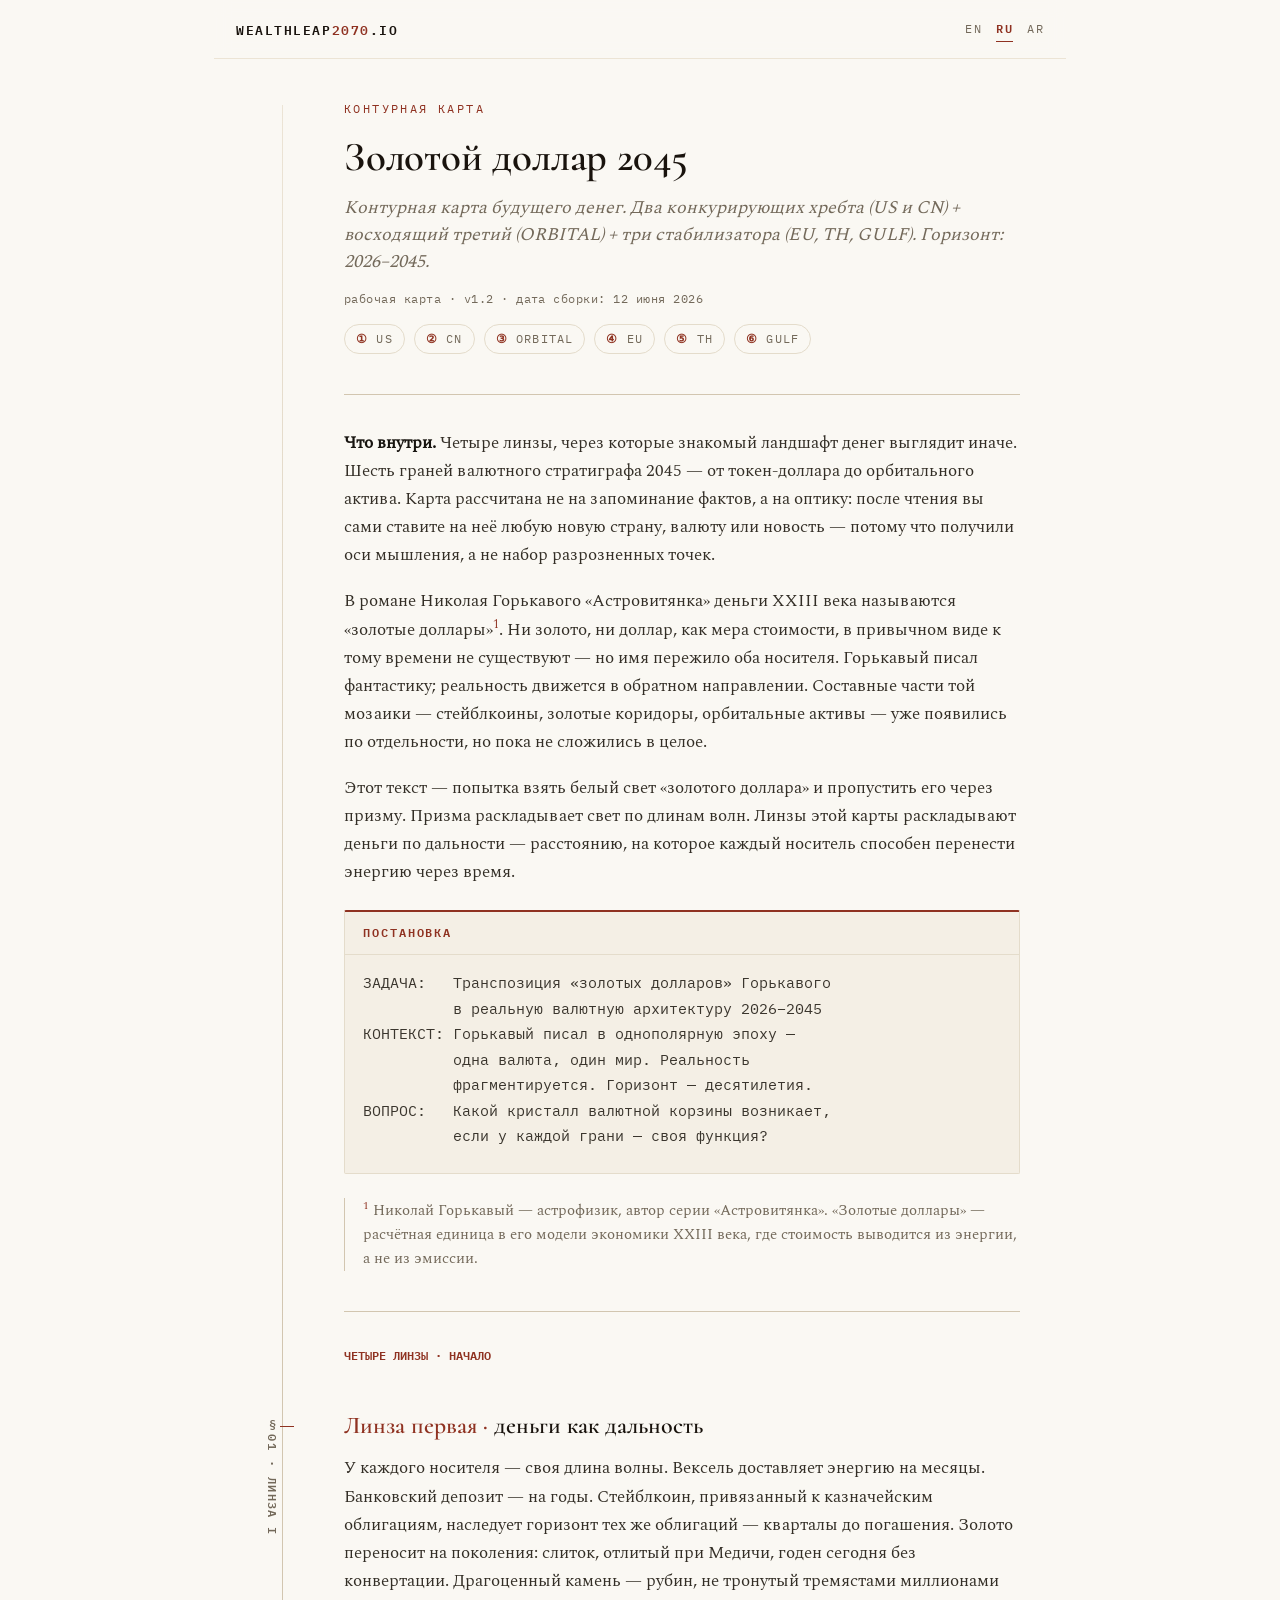
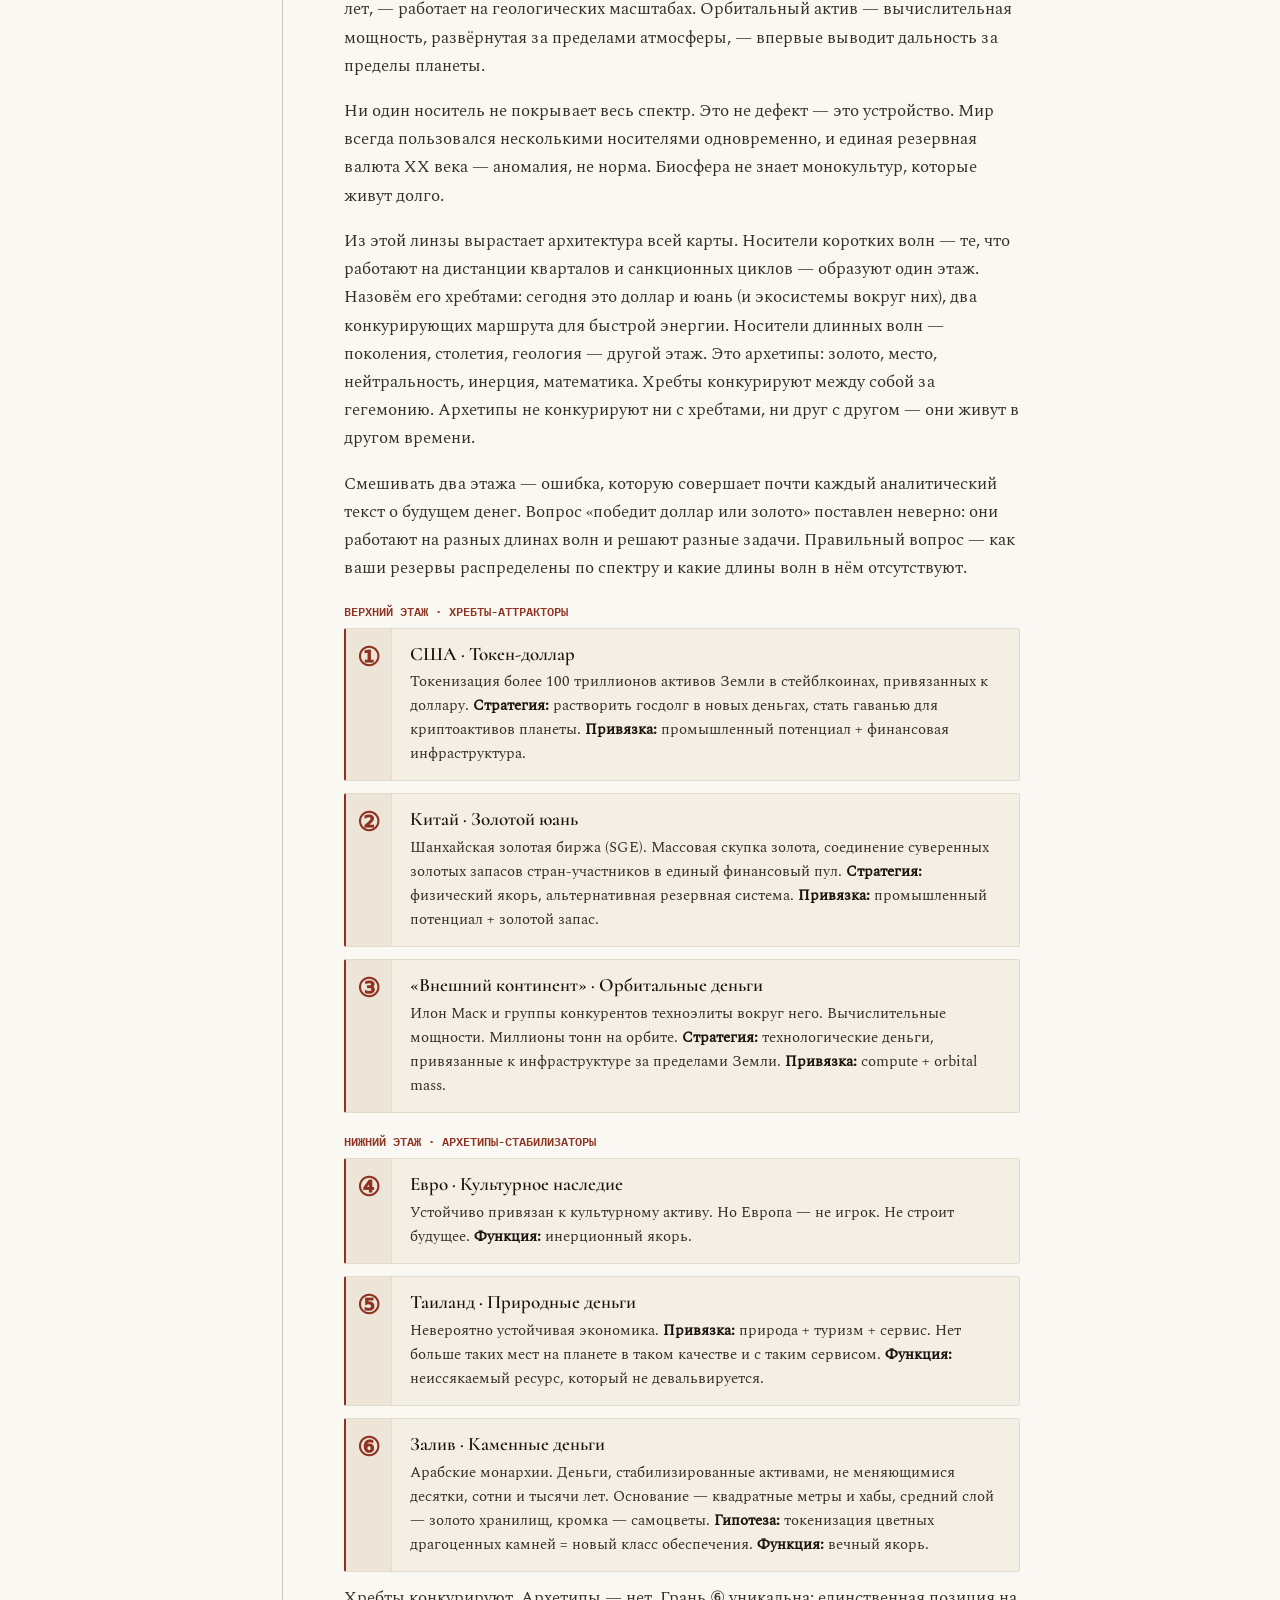
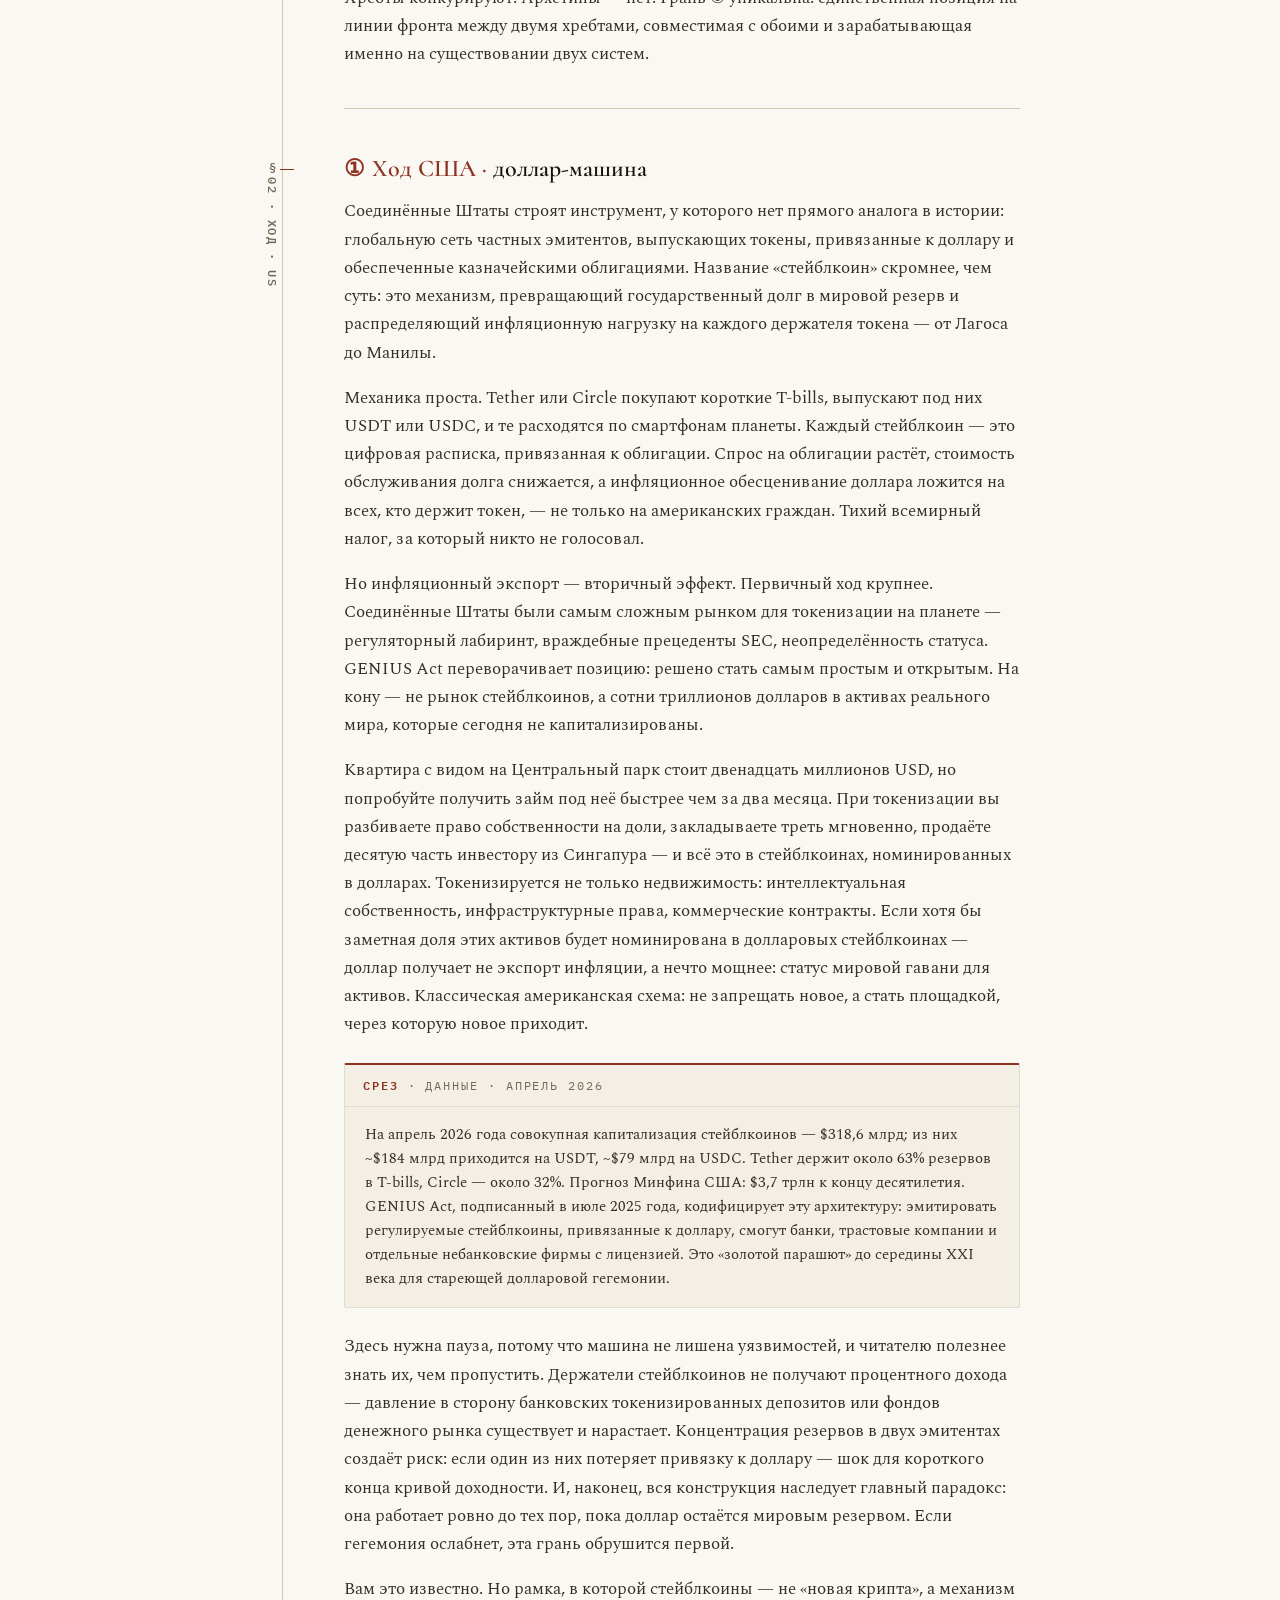
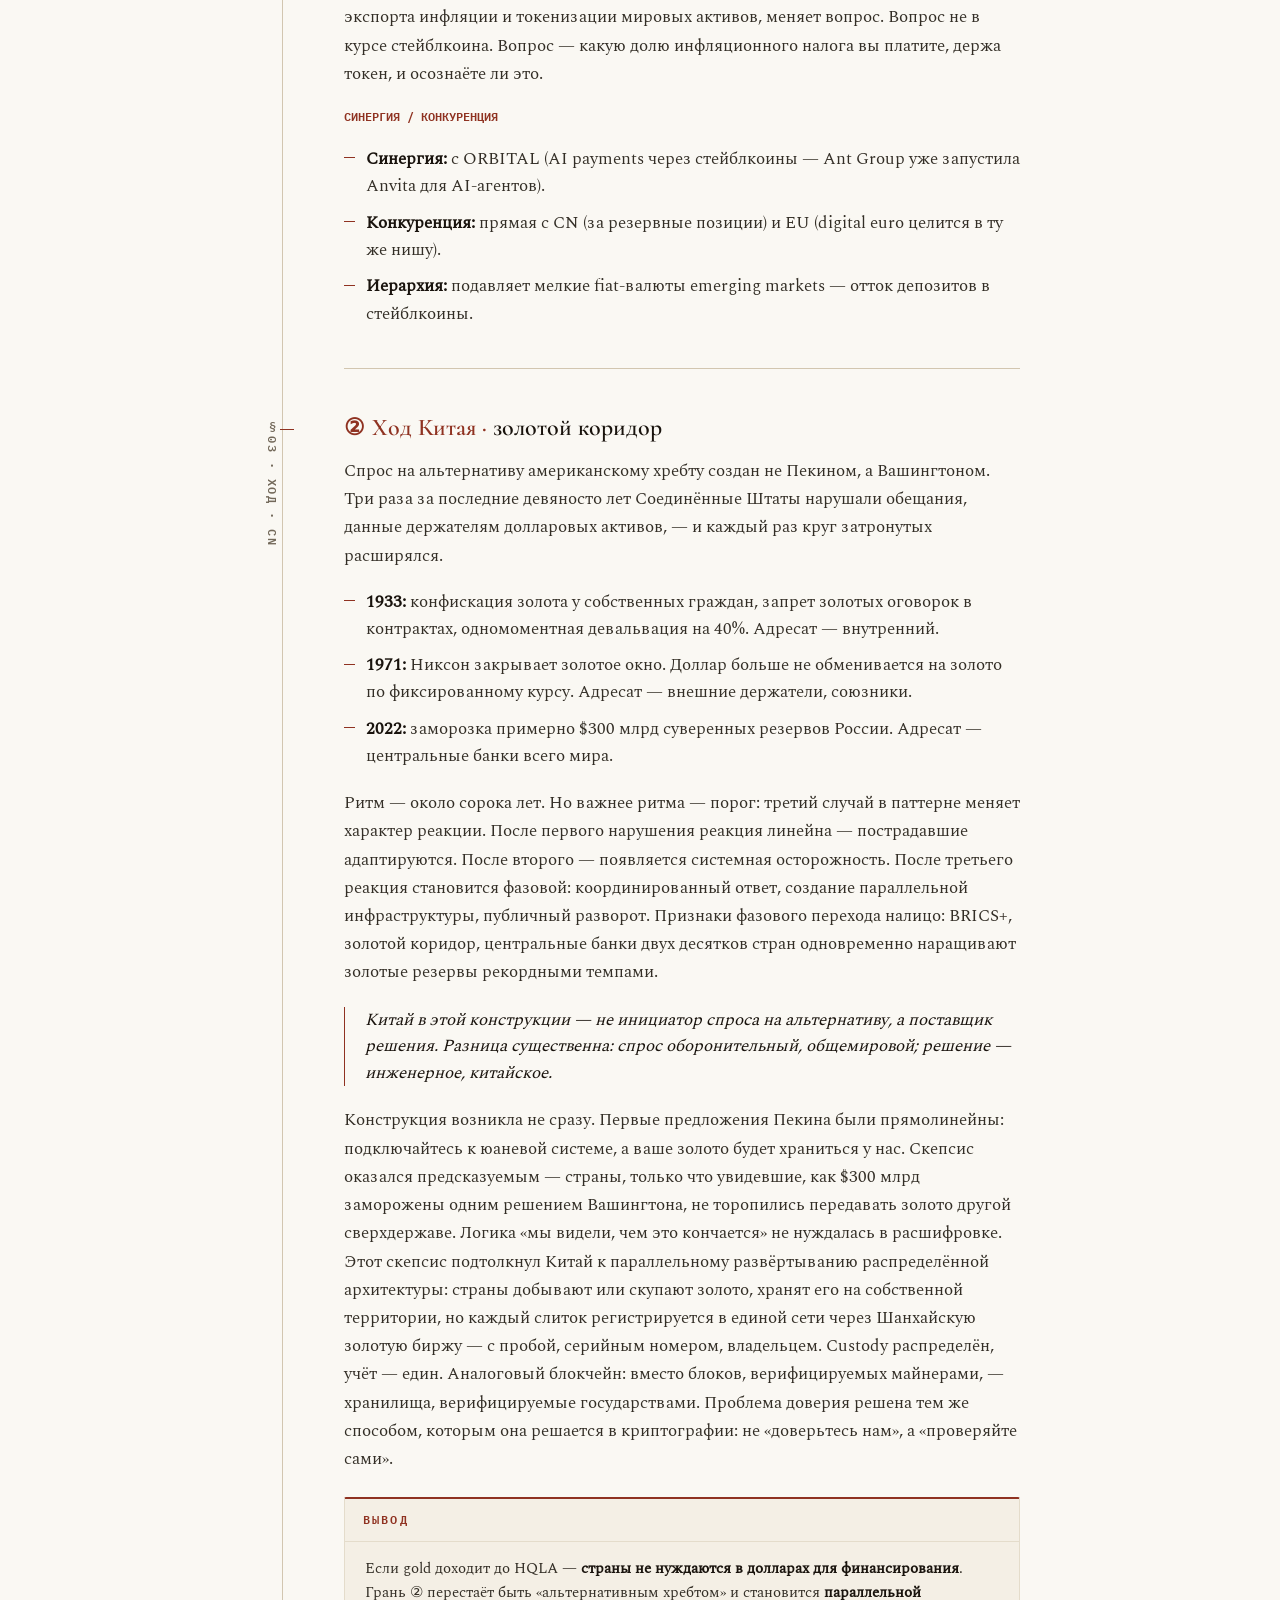
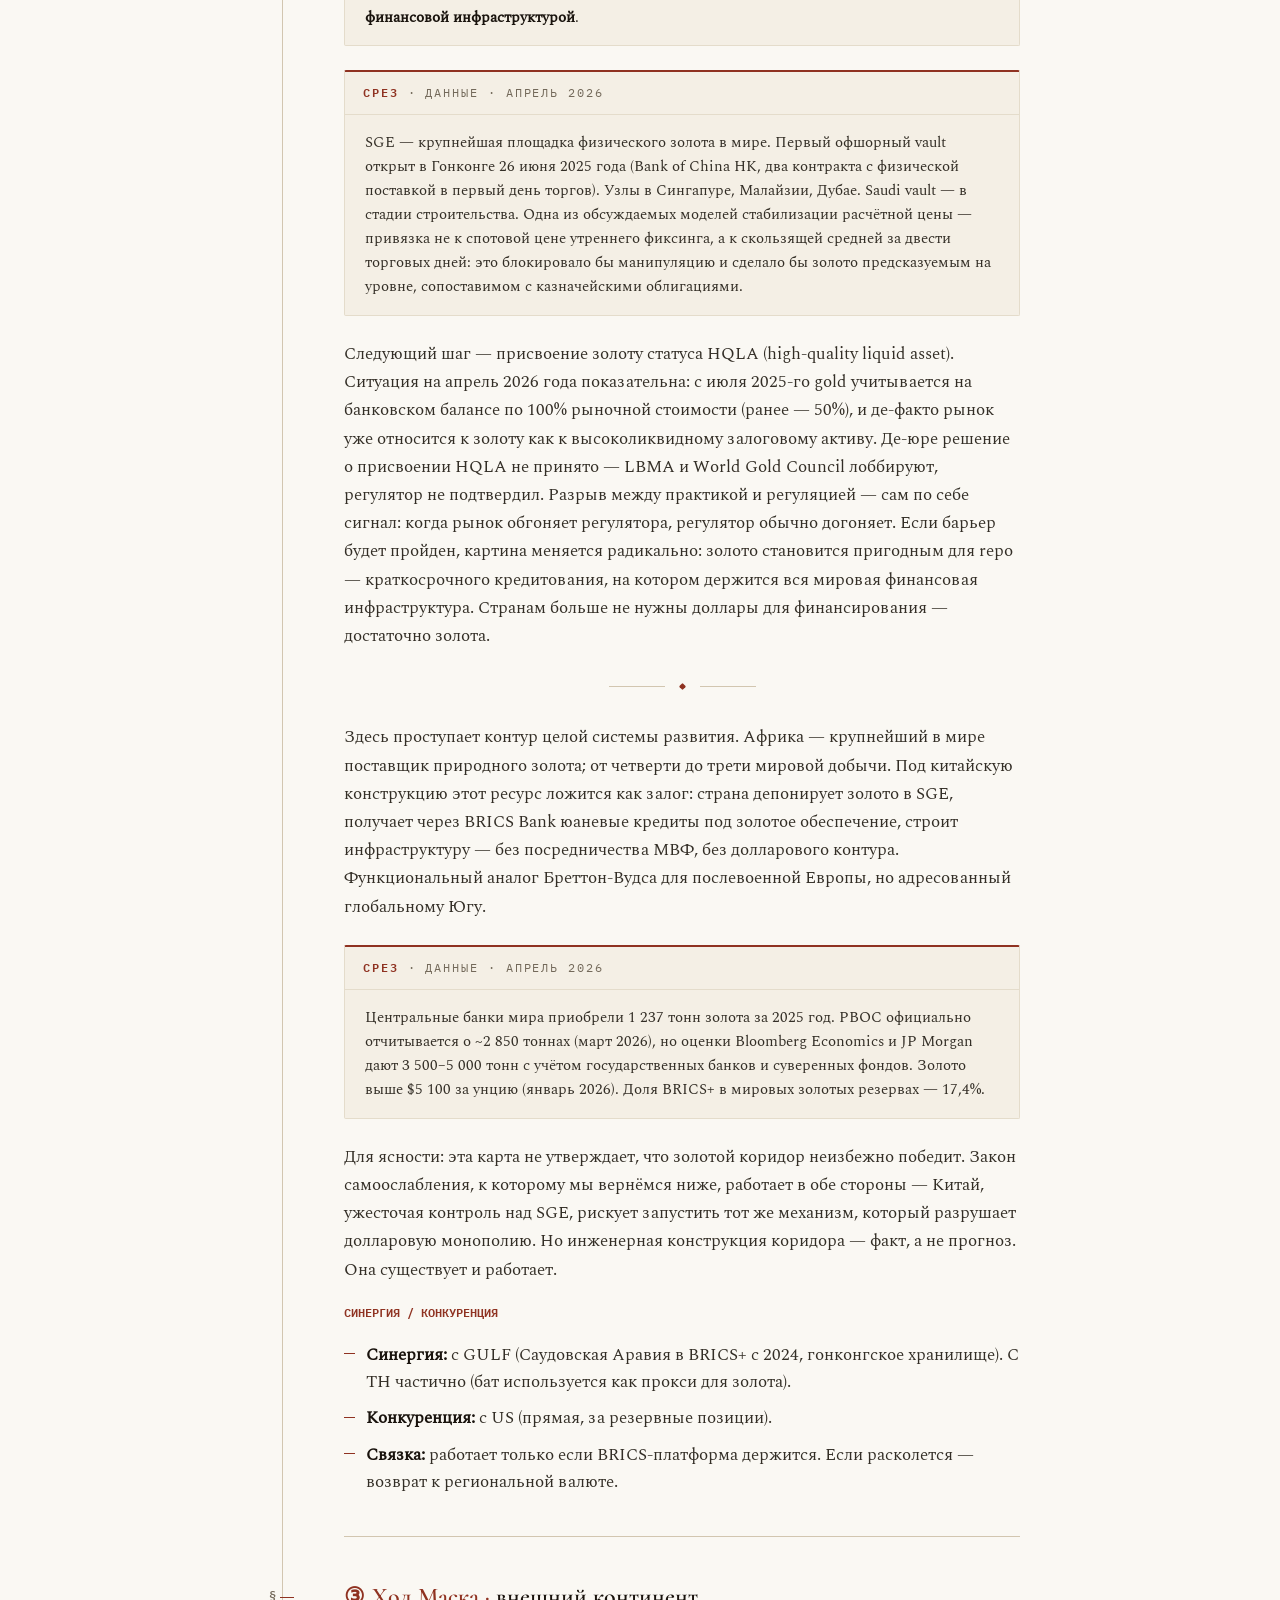
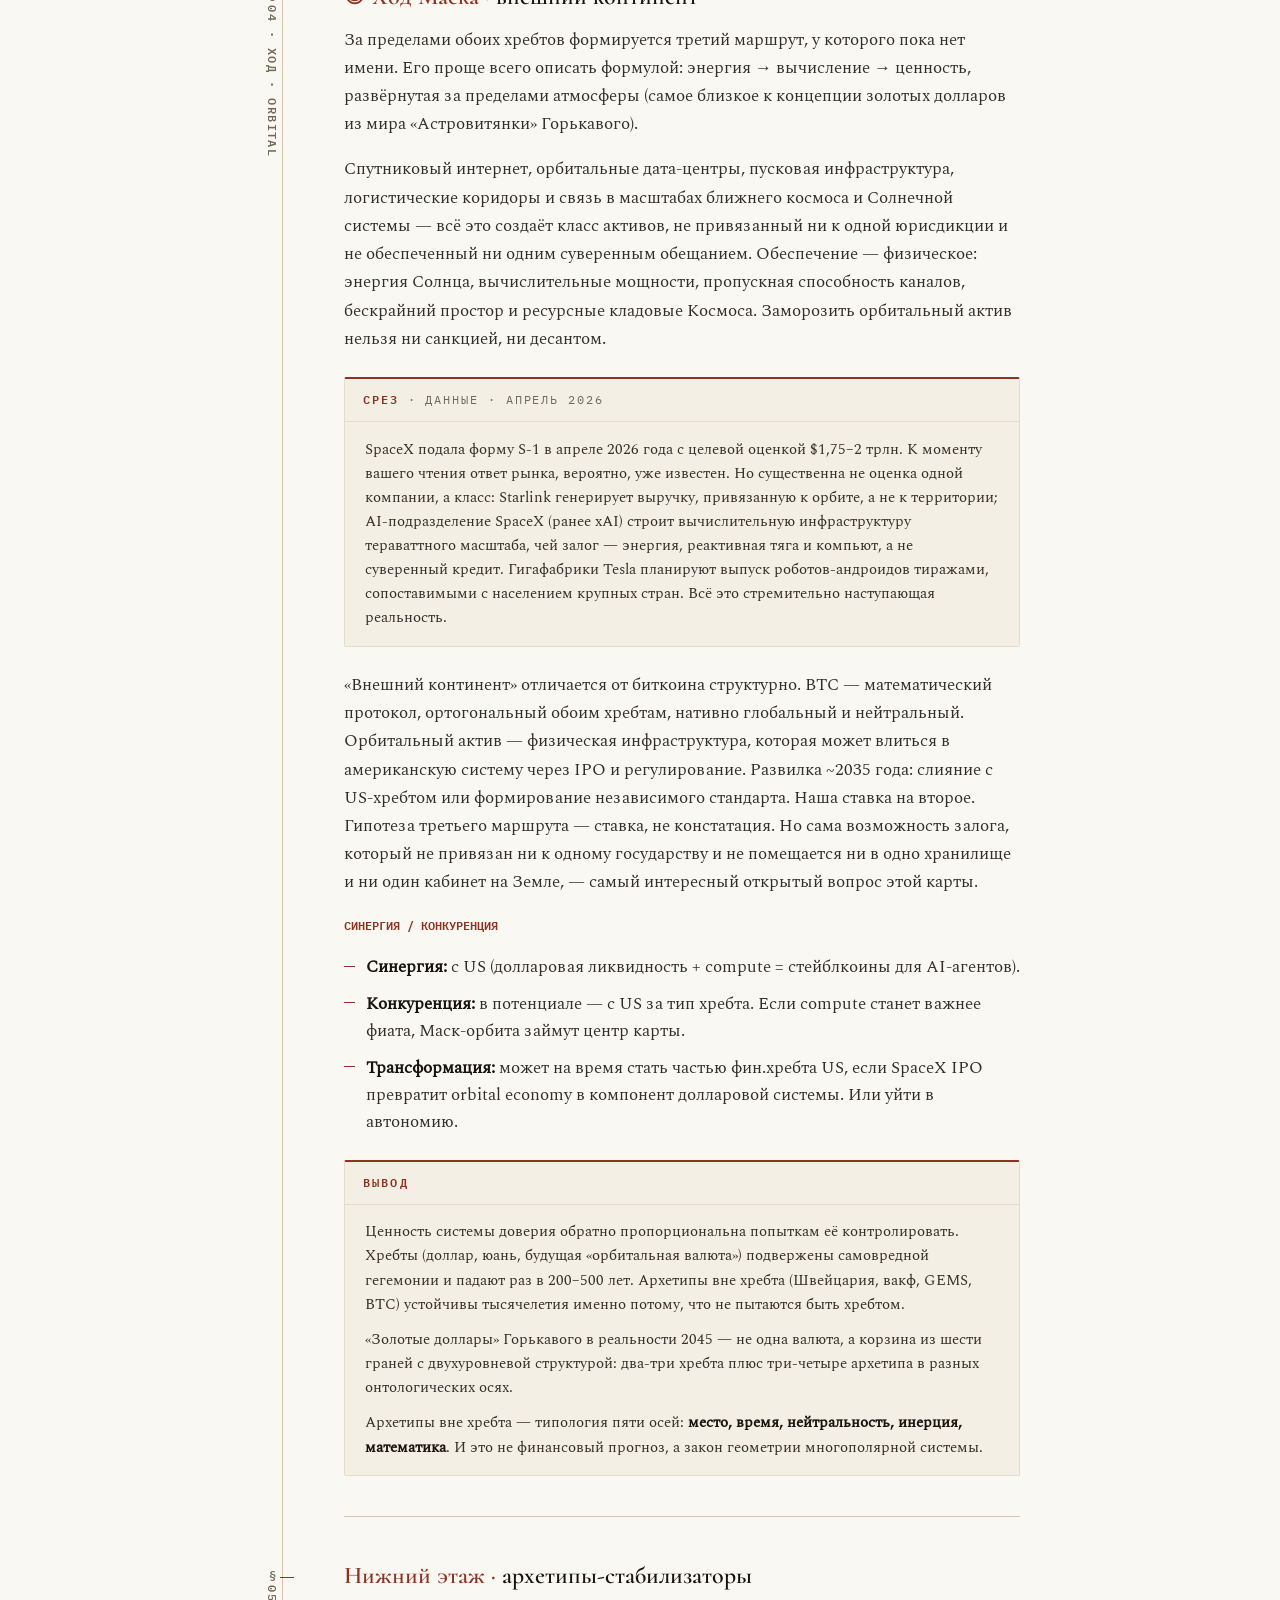
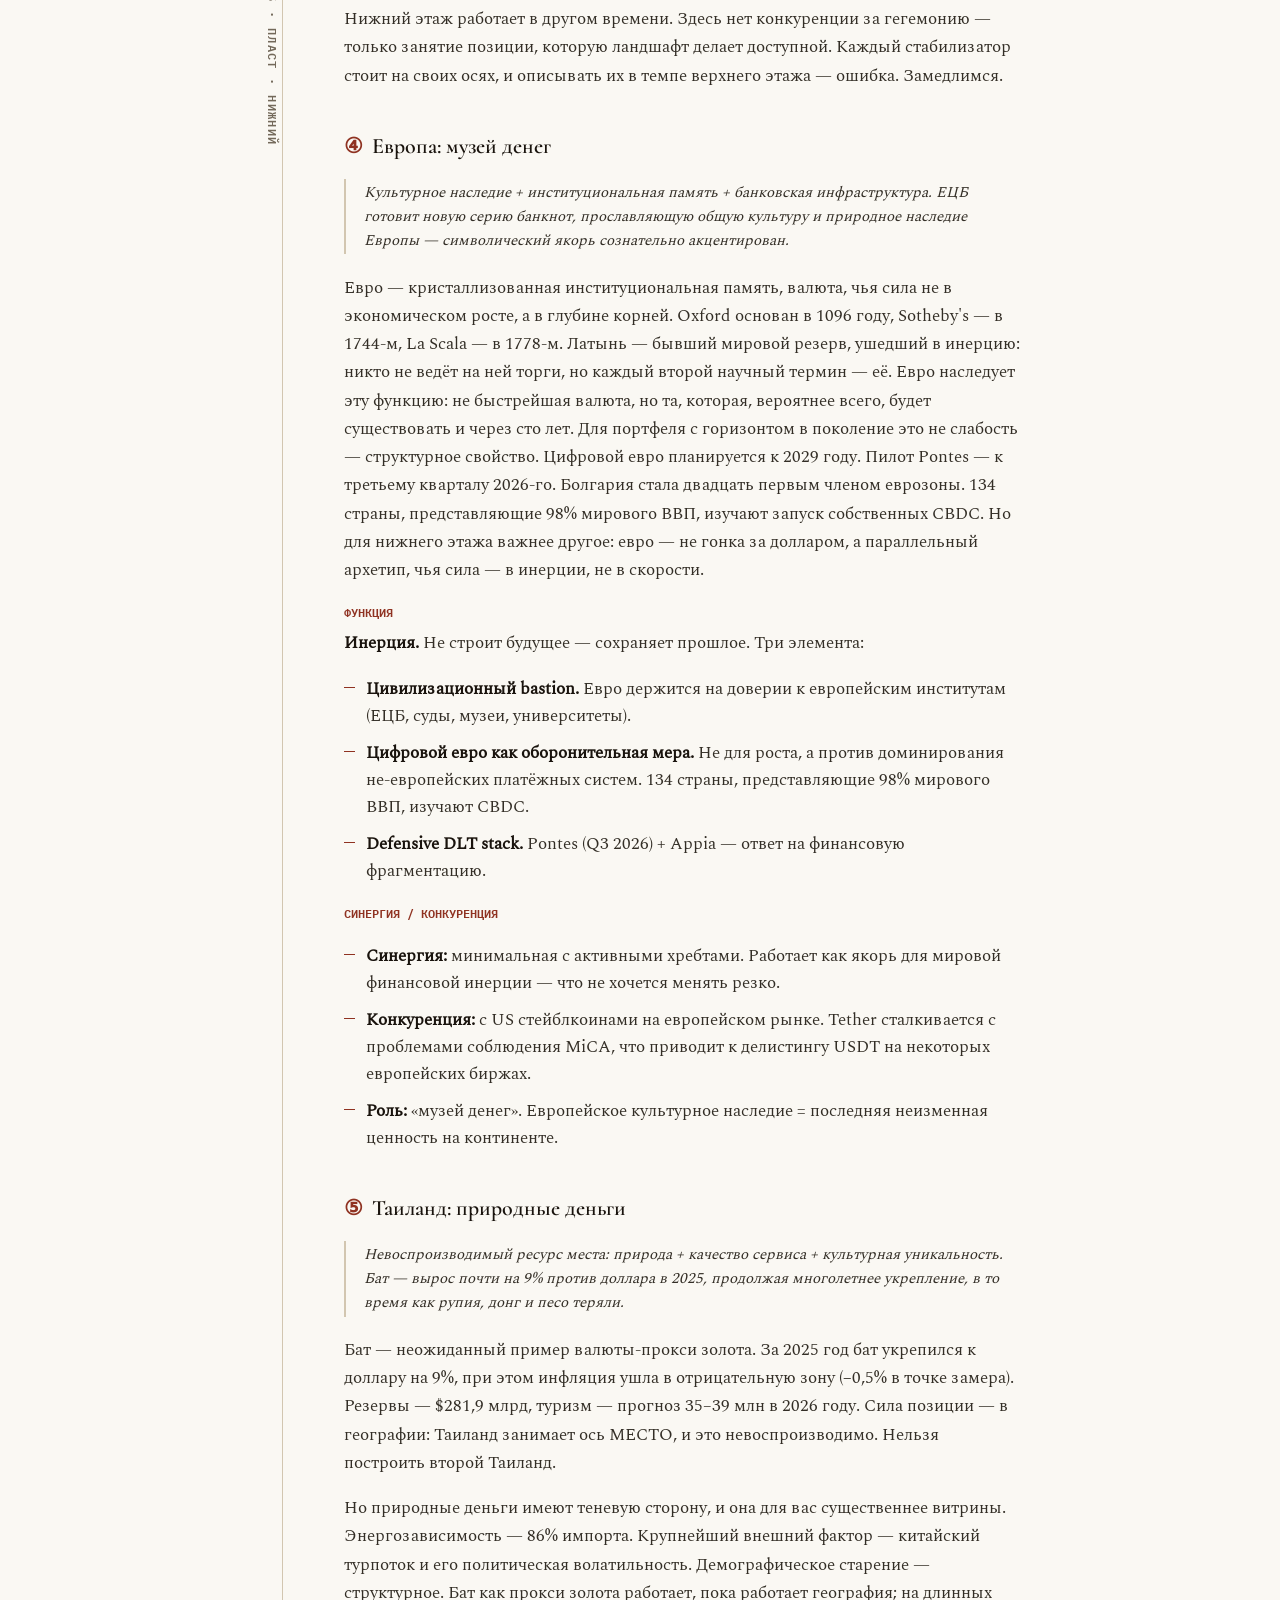
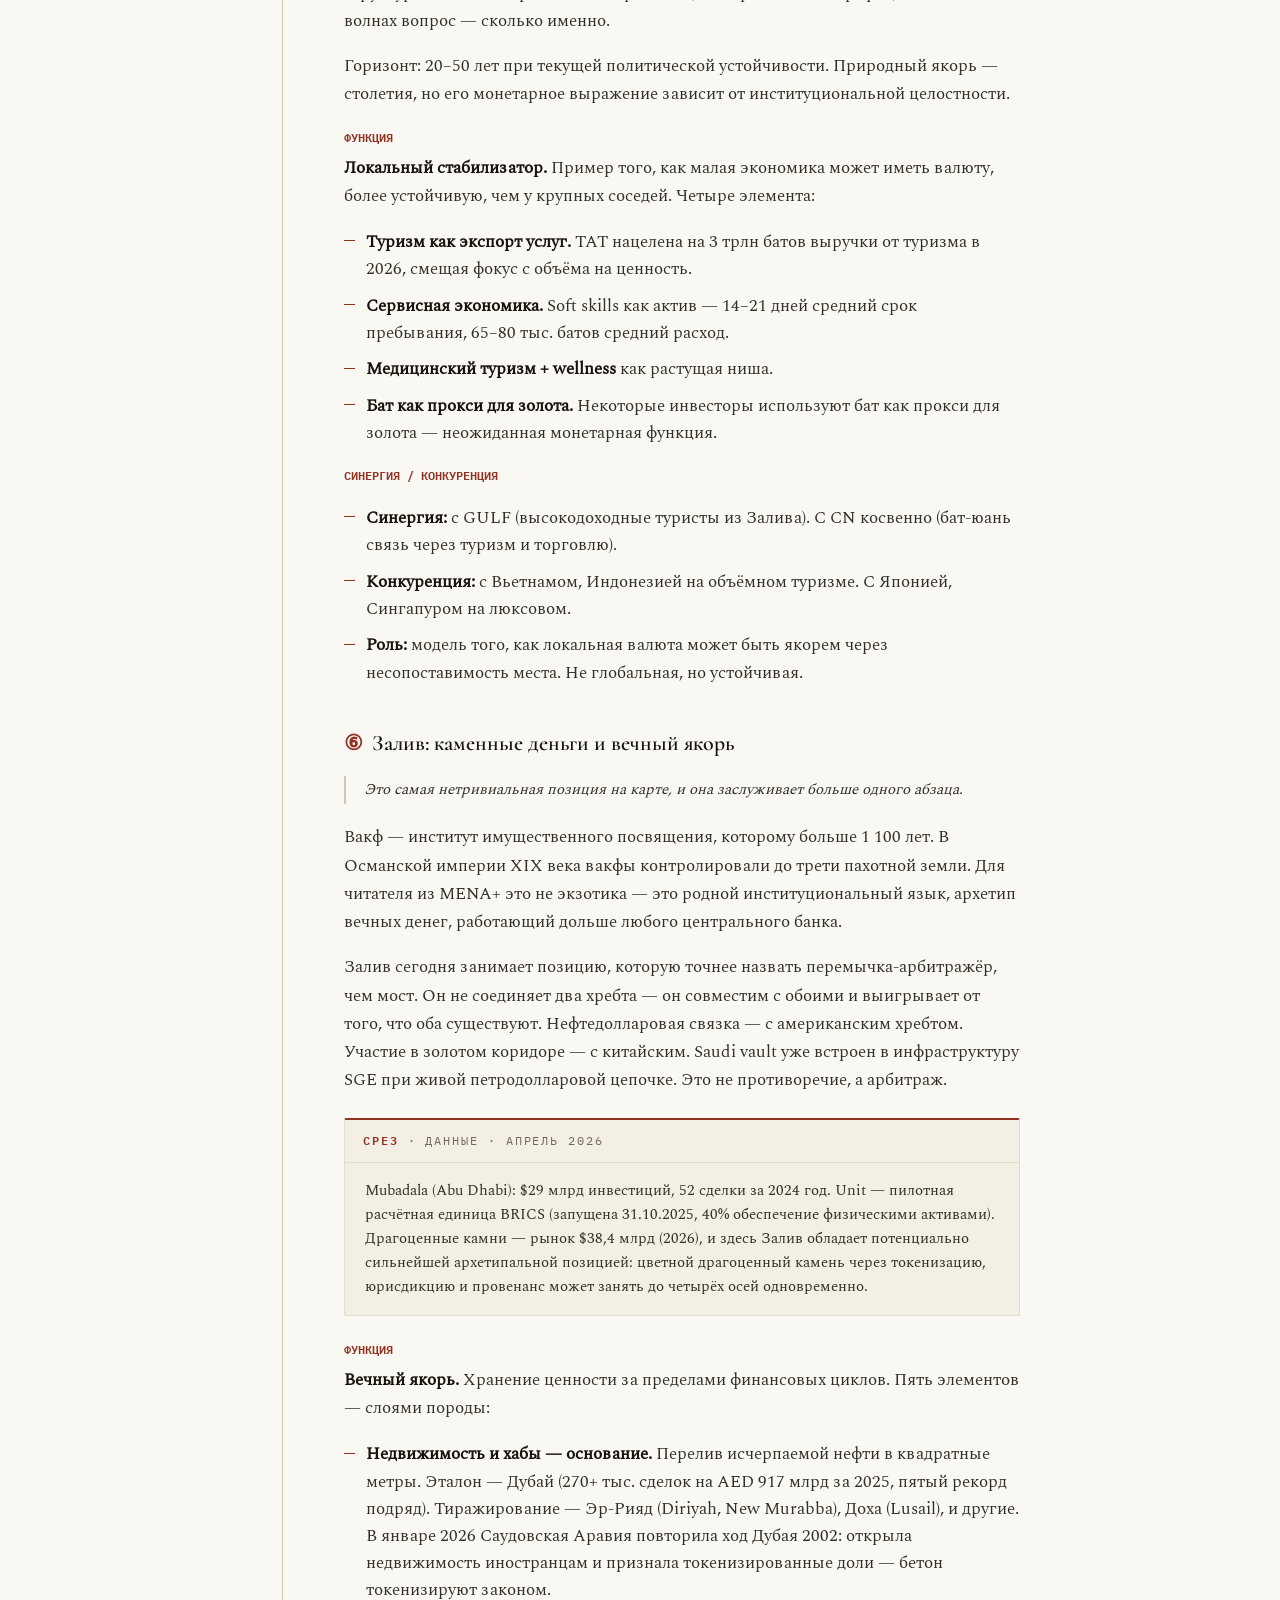
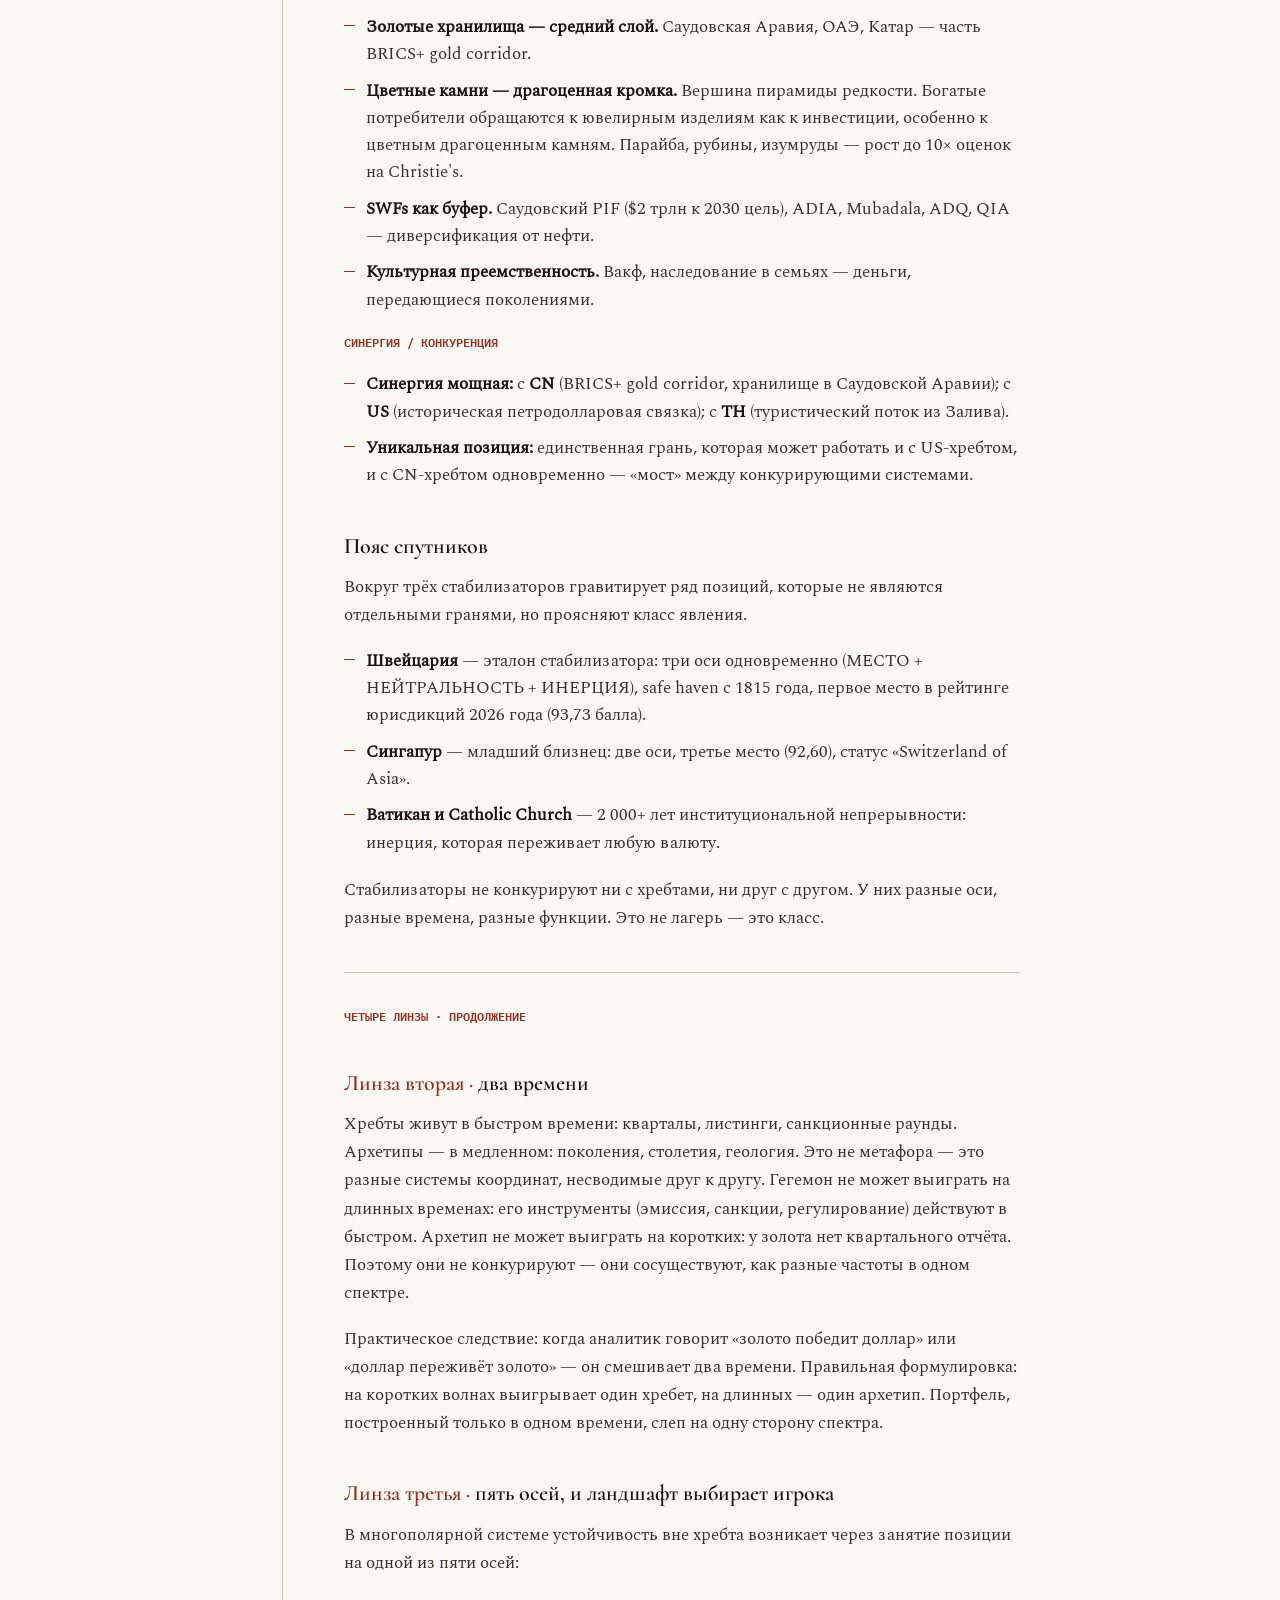
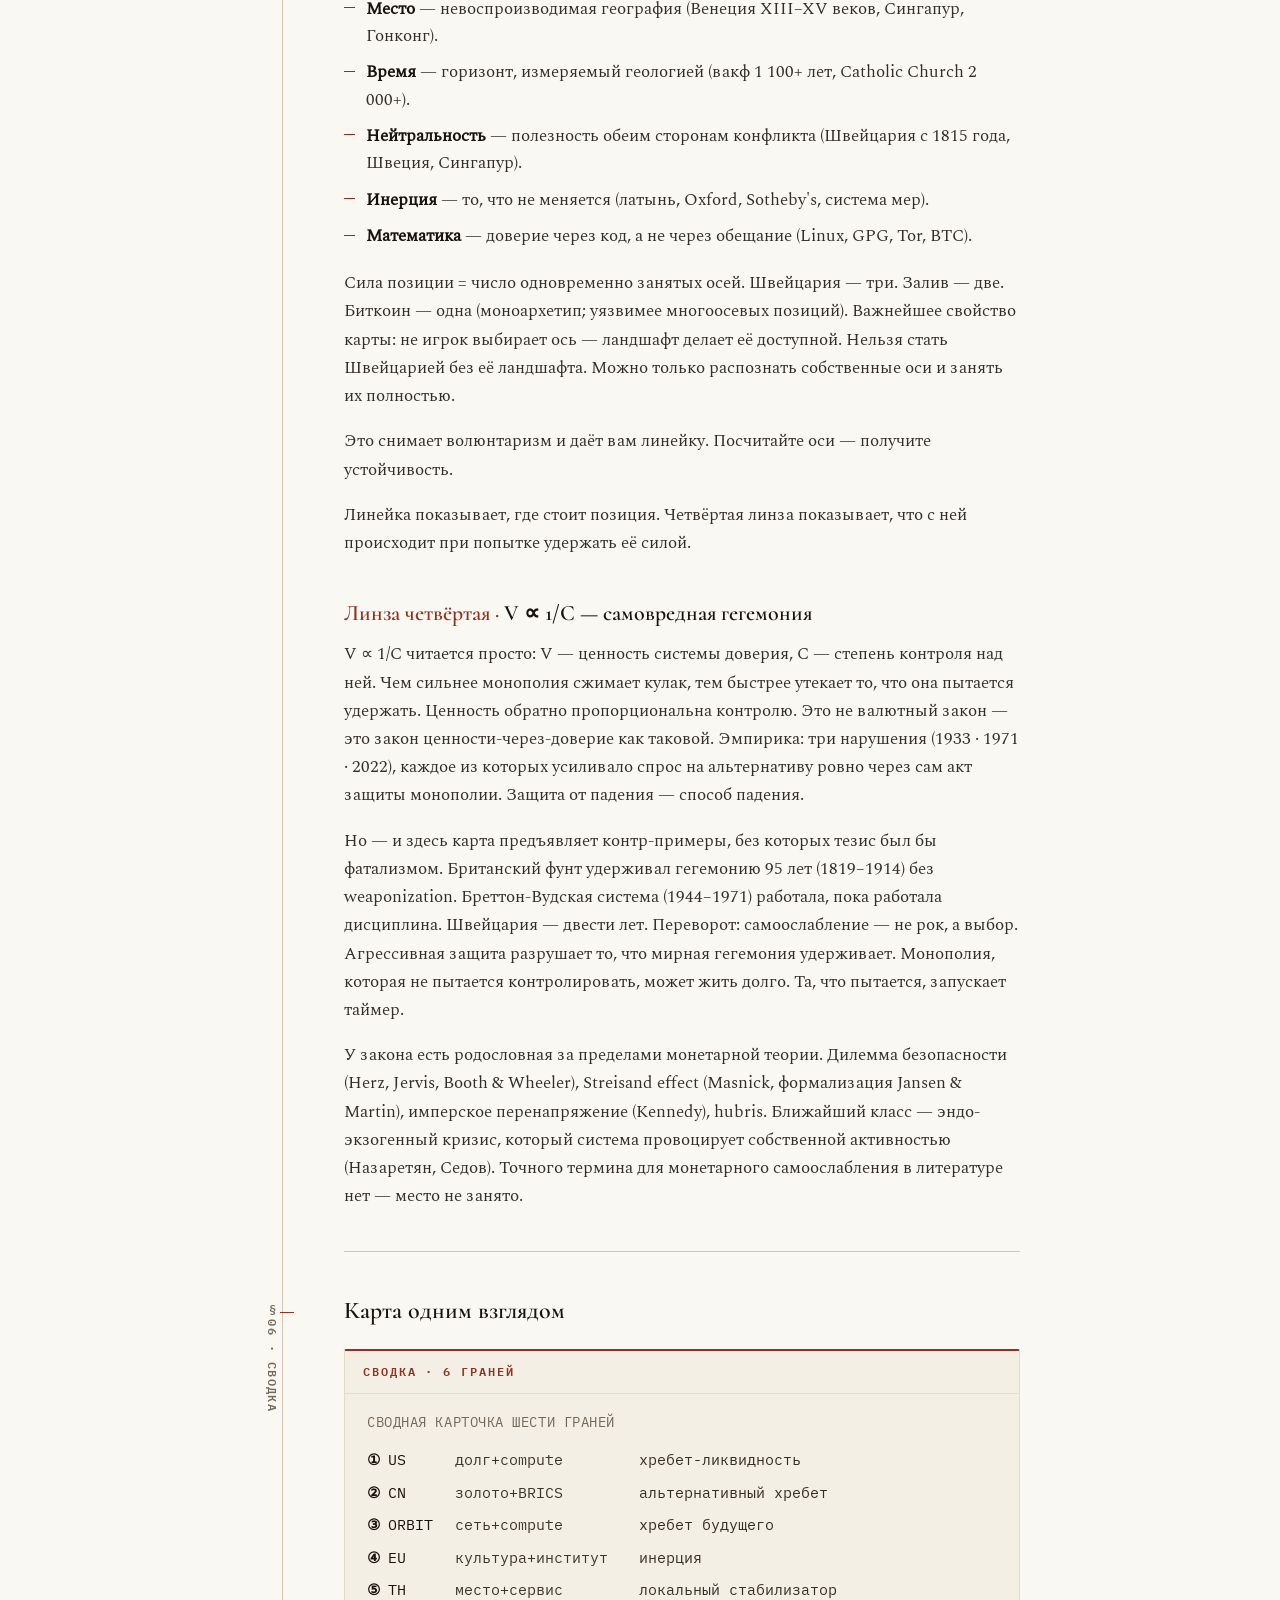
<file: ru/golden_dollar.html>
<!DOCTYPE html>
<html lang="ru" data-theme="light">
<head>
<meta charset="utf-8">
<meta name="viewport" content="width=device-width, initial-scale=1">
<meta name="color-scheme" content="light">
<link rel="preload" href="../fonts/Cormorant-600-normal-5ef53543.woff2" as="font" type="font/woff2" crossorigin>
<link rel="preload" href="../fonts/Spectral-400-normal-a88b7a0c.woff2" as="font" type="font/woff2" crossorigin>
<title>Золотой доллар 2045 · Стратиграф</title>
<style>
/* ── Светлая схема «Стратиграф» — токены из утверждённого пилота (дословно) ── */
:root{
  --bg:#f1ece2; --paper:#faf8f3; --panel:#f4efe5; --panel-2:#ede6d8;
  --ink:#19130d; --ink-soft:#332e26; --muted:#73695a;
  --accent:#8f3221; --accent-soft:#b65038;
  --seam:#d2c6b0; --rule:#e4dccb; --hair:#ece4d5;
  --code-ink:#3a352d; --code-bg:#f0e9da;

  /* ── СЖАТАЯ ШКАЛА КЕГЛЕЙ (превью правки: меньше скачков, легче читать) ──
     якорь — тело 17px. Весь документ в полосе 12→34px, не 10→58px. */
  --t-hero:clamp(28px,5vw,34px);   /* было ~58 */
  --t-h2:clamp(21px,3.4vw,24px);   /* § */
  --t-h3:19px;
  --t-body:17px;                    /* ЯКОРЬ */
  --t-small:15px;                   /* вторичный текст, подписи под заголовком */
  --t-meta:12px;                    /* моно-метки, коды, номера (было 10) */
  --t-table:14.5px;
  --lh-body:1.66;
}
*{ box-sizing:border-box; }
html,body{ margin:0; padding:0; }
html{ scroll-behavior:smooth; }
body{ background:var(--paper); color:var(--ink-soft); font-family:'Spectral',Georgia,serif;
  font-size:var(--t-body); line-height:var(--lh-body);
  -webkit-font-smoothing:antialiased; text-rendering:optimizeLegibility; }
::selection{ background:var(--accent); color:#fff; }
a{ color:var(--accent); text-decoration:none; border-bottom:1px solid color-mix(in srgb,var(--accent) 34%,transparent); }
a:hover{ border-bottom-color:var(--accent); }

/* note bar */
.note-bar{ font-family:'IBM Plex Mono',monospace; font-size:var(--t-meta); letter-spacing:.14em; text-transform:uppercase;
  color:var(--muted); border-bottom:1px solid var(--hair); padding:10px 22px; background:var(--paper); }
.note-bar b{ color:var(--accent); }

/* керн */
.page{ padding:40px 22px 110px; }
.sheet{ max-width:760px; margin:0 auto; position:relative; padding-left:84px; }
.sheet::before{ content:""; position:absolute; left:22px; top:6px; bottom:0; width:1px;
  background:linear-gradient(var(--hair), var(--seam) 6%, var(--seam) 95%, var(--hair)); }

/* hero */
.eyebrow{ font-family:'IBM Plex Mono',monospace; font-size:var(--t-meta); letter-spacing:.2em; text-transform:uppercase; color:var(--accent); margin:0 0 16px; }
.hero h1{ font-family:'Cormorant',serif; font-weight:600; font-size:clamp(34px,6vw,41px); line-height:1.1; letter-spacing:-.005em; margin:0 0 14px; color:var(--ink); }
.hero .sub{ font-family:'Spectral',serif; font-style:italic; font-size:18px; line-height:1.5; color:var(--muted); margin:0 0 8px; }
.hero .meta{ font-family:'IBM Plex Mono',monospace; font-size:var(--t-meta); letter-spacing:.04em; color:var(--muted); margin:14px 0 0; line-height:1.7; }

/* швы */
.seam{ height:0; border:none; border-top:1px solid var(--seam); position:relative; margin:40px 0 34px; }
.seam::after{ content:""; position:absolute; left:0; right:0; top:3px; border-top:1px solid var(--hair); }
.hairline{ border:none; border-top:1px solid var(--rule); margin:28px 0; }

/* головы пластов — кегли сближены, контраст несёт цвет/начертание, не размер */
h2.lh{ font-family:'Cormorant',serif; font-weight:600; font-size:var(--t-h2); line-height:1.18;
  margin:1.9em 0 .6em; color:var(--ink); position:relative; scroll-margin-top:60px; }
h2.lh .code{ position:absolute; left:-78px; top:.1em; writing-mode:vertical-rl; text-orientation:mixed;
  font-family:'IBM Plex Mono',monospace; font-size:var(--t-meta); font-weight:600; letter-spacing:.12em;
  text-transform:uppercase; color:var(--muted); white-space:nowrap; }
h2.lh::before{ content:""; position:absolute; left:-64px; top:.6em; width:14px; height:1px; background:var(--accent); }

h3.sub{ font-family:'Cormorant',serif; font-weight:600; font-size:var(--t-h3); line-height:1.25; margin:1.7em 0 .5em; color:var(--ink); position:relative; padding-left:20px; }
h3.sub::before{ content:""; position:absolute; left:0; top:.62em; width:12px; height:1px; background:var(--accent); }

/* текст */
p{ margin:0 0 1em; color:var(--ink-soft); }
p strong{ color:var(--ink); font-weight:600; }
p em{ font-style:italic; }
.lead{ font-size:var(--t-body); color:var(--ink-soft); }

/* лид-ин абзац: жирная метка В ТЕКСТЕ (без скачка кегля) — типичный приём этой статьи */
p.runin > b:first-child, p.runin > strong:first-child{ color:var(--accent); font-weight:600; }

/* строка-метадата (Level of claim / Shelf life) — мелкая моно, не заголовок */
.geo{ font-family:'IBM Plex Mono',monospace; font-size:var(--t-meta); letter-spacing:0;
  text-transform:uppercase; color:var(--accent); font-weight:600; margin:1.6em 0 .5em; }
.meta-line{ font-family:'IBM Plex Mono',monospace; font-size:var(--t-meta); letter-spacing:.04em;
  color:var(--muted); margin:.2em 0 1.1em; }
.meta-line b{ color:var(--ink); font-weight:600; }

/* эмфаза-термин (эмик-лексикон, транслитерации) */
.term{ font-style:italic; color:var(--ink); }

/* списки */
ul.beds{ list-style:none; margin:1.1em 0; padding:0; }
ul.beds > li{ position:relative; padding-left:22px; margin:0 0 .55em; line-height:1.6; color:var(--ink-soft); }
ul.beds > li::before{ content:""; position:absolute; left:0; top:.66em; width:11px; height:1px; background:var(--accent); }
ul.beds > li strong{ color:var(--ink); font-weight:600; }
ul.beds > li em{ font-style:italic; }

/* таблица — спокойная, стратиграфическая */
.tbl{ margin:1.4em 0; border:1px solid var(--rule); border-top:2px solid var(--seam); border-radius:2px; overflow:hidden; }
.tbl table{ width:100%; border-collapse:collapse; font-size:var(--t-table); }
.tbl caption{ font-family:'IBM Plex Mono',monospace; font-size:var(--t-meta); letter-spacing:.12em; text-transform:uppercase;
  color:var(--muted); text-align:left; padding:11px 16px 0; }
.tbl th{ font-family:'IBM Plex Mono',monospace; font-weight:600; font-size:var(--t-meta); letter-spacing:.06em; text-transform:uppercase;
  color:var(--accent); text-align:left; padding:11px 16px; border-bottom:1px solid var(--rule); background:var(--panel-2); }
.tbl td{ padding:10px 16px; border-bottom:1px solid var(--hair); color:var(--ink-soft); line-height:1.45; vertical-align:top; }
.tbl tr:last-child td{ border-bottom:none; }
.tbl td:first-child{ color:var(--ink); font-weight:600; white-space:nowrap; }
.tbl.wide td:first-child{ white-space:normal; }

/* образец-вставка (для «важной заметки о жанре» — типичный блок статьи) */
.spec{ background:var(--panel); border:1px solid var(--rule); border-top:2px solid var(--accent); border-radius:2px; margin:24px 0; }
.spec .stag{ font-family:'IBM Plex Mono',monospace; font-size:var(--t-meta); letter-spacing:.16em; text-transform:uppercase;
  color:var(--muted); padding:11px 18px; border-bottom:1px solid var(--rule); }
.spec .stag b{ color:var(--accent); font-weight:600; }
.spec .in{ padding:16px 20px; }
.spec .in p{ margin:0; font-size:var(--t-small); line-height:1.6; color:var(--ink-soft); }
.spec .in p em{ font-style:italic; }

/* тихая заметка на полях */
.note-quiet{ border-left:2px solid var(--seam); padding:2px 0 2px 18px; font-style:italic; color:var(--ink-soft);
  font-size:var(--t-small); line-height:1.58; margin:1.3em 0; }

/* ── МАТЕМАТИКА — аппарат, в той же сжатой шкале ── */
/* display-формула: кегль прижат к телу (не выше H2), чтобы не ломать ритм */
.eq{ margin:1.1em 0 1.2em; padding:14px 16px; background:var(--code-bg);
  border:1px solid var(--rule); border-left:3px solid var(--seam); border-radius:0 2px 2px 0;
  overflow-x:auto; overflow-y:hidden; }
.eq .katex{ font-size:1.04em; }              /* ≈ тело·1.04 — формула не «прыгает» */
.eq .katex-display{ margin:0; }
.eq.tight{ text-align:center; }
/* длинная однострочная формула-перечисление: ужать, чтобы влезла в колонку без скролла */
.eq.long .katex{ font-size:.92em; }
@media(max-width:720px){
  .eq .katex{ font-size:.9em; }
  .eq.long .katex{ font-size:.78em; }
}
/* инлайн-формула в тексте */
.body-eq .katex{ font-size:1em; }
/* нумерация-бирка над формулой (как у образца) */
.eq-tag{ font-family:'IBM Plex Mono',monospace; font-size:var(--t-meta); letter-spacing:.14em; text-transform:uppercase;
  color:var(--muted); margin:1.4em 0 .2em; }
.eq-tag b{ color:var(--accent); font-weight:600; }

/* условие-вывод после формулы (мелкая моно-строка) */
.eq-note{ font-family:'IBM Plex Mono',monospace; font-size:var(--t-meta); letter-spacing:.02em; color:var(--muted);
  margin:.1em 0 1.1em; line-height:1.6; }
.eq-note b{ color:var(--ink); font-weight:600; }
.eq-note .v{ color:var(--accent); }

/* легенда переменных (бывшая таблица «Symbol | Meaning») — рулёная, не тяжёлая */
.vars{ margin:1em 0 1.3em; border-top:1px solid var(--seam); }
.vars .vr{ display:grid; grid-template-columns:96px 1fr; gap:16px; padding:9px 0; border-bottom:1px solid var(--hair); align-items:baseline; }
.vars .vs{ text-align:left; }
.vars .vs .katex{ font-size:1em; }
.vars .vd{ font-size:var(--t-small); line-height:1.5; color:var(--ink-soft); }
.vars .vd em{ font-style:italic; }
.vars .vd strong{ color:var(--ink); font-weight:600; }

/* нумерованный алгоритм-залегание */
ol.algo{ list-style:none; counter-reset:st; margin:1.1em 0; padding:0; }
ol.algo > li{ position:relative; padding-left:30px; margin:0 0 .5em; line-height:1.55; color:var(--ink-soft); counter-increment:st; }
ol.algo > li::before{ content:counter(st,decimal-leading-zero); position:absolute; left:0; top:.15em;
  font-family:'IBM Plex Mono',monospace; font-size:var(--t-meta); font-weight:600; color:var(--accent); }
ol.algo > li em{ font-style:italic; }

/* предельная формула — спокойный блок-цитата, не герой 40px */
.maxim{ font-family:'Spectral',serif; font-style:italic; font-size:var(--t-body); line-height:1.55;
  color:var(--ink); border-left:1px solid var(--accent); padding-left:20px; margin:1.2em 0; }
.maxim.soft{ color:var(--ink-soft); }

footer.foot{ margin-top:8px; font-family:'IBM Plex Mono',monospace; font-size:var(--t-meta); letter-spacing:.04em; color:var(--muted); line-height:1.8; }

@media(max-width:720px){
  .page{ padding:26px 16px 80px; }
  .sheet{ padding-left:0; }
  .sheet::before{ display:none; }
  h2.lh::before{ display:none; }
  h2.lh .code{ display:none; }
  .tbl{ overflow-x:auto; }
}

/* ── обвязка: прогресс + тулбар (из WL2070, в сжатой шкале) ── */
.progress{ position:fixed; top:0; left:0; height:2px; width:0; background:var(--accent); z-index:60; transition:width .08s linear; }
.toolbar{ position:sticky; top:0; z-index:50; display:flex; align-items:center; gap:14px; padding:10px 22px;
  backdrop-filter:blur(8px); background:color-mix(in srgb,var(--paper) 86%,transparent); border-bottom:1px solid var(--hair); }
.toolbar .brand{ font-family:'IBM Plex Mono',monospace; font-size:var(--t-meta); letter-spacing:.14em; text-transform:uppercase; color:var(--ink); font-weight:600; }
.toolbar .ver{ font-family:'IBM Plex Mono',monospace; font-size:var(--t-meta); letter-spacing:.12em; text-transform:uppercase; color:var(--muted); }
.toolbar .sp{ margin-left:auto; }
.tbtn{ font-family:'IBM Plex Mono',monospace; font-size:var(--t-meta); letter-spacing:.08em; text-transform:uppercase; color:var(--ink-soft);
  background:transparent; border:1px solid var(--rule); border-radius:999px; padding:6px 13px; cursor:pointer; }
.tbtn:hover{ border-color:var(--accent); color:var(--accent); }

/* hero tags (грани корзины) */
.tags{ display:flex; flex-wrap:wrap; gap:7px 9px; margin:14px 0 0; }
.tags .t{ font-family:'IBM Plex Mono',monospace; font-size:var(--t-meta); letter-spacing:.1em; text-transform:uppercase;
  color:var(--muted); border:1px solid var(--rule); border-radius:999px; padding:4px 11px; cursor:pointer; transition:border-color .12s, color .12s; }
.tags .t:hover{ border-color:var(--accent); color:var(--accent); }
.tags .t b{ color:var(--accent); font-weight:600; }

/* акцентный фрагмент в голове пласта */
h2.lh .n{ color:var(--accent); font-weight:600; }
h3.sub .n{ color:var(--accent); font-weight:600; }

/* голова грани-стабилизатора (④⑤⑥ кристалла, вынесенные в подсекции) —
   уровень между h2 и h3: крупнее тела и карточек, но всегда ниже §-пласта */
h3.bed{ font-family:'Cormorant',serif; font-weight:600; font-size:clamp(20px,3vw,22px); line-height:1.18;
  margin:2em 0 .6em; color:var(--ink); display:flex; align-items:baseline; gap:.42em; scroll-margin-top:60px; }
h3.bed .gn{ font-family:'Cormorant',serif; font-weight:700; font-size:.96em; color:var(--accent); flex:none; }
/* линза-дополнение (2-4): тот же кегль, что грань-архетип, но карнеоловый словесный префикс вместо кружка */
h3.bed.lens{ display:block; }
h3.bed .n{ color:var(--accent); font-weight:600; }
/* кружковый номер грани в §-секции (хребты ①②③) */
h2.lh .gn{ font-family:'Cormorant',serif; font-weight:700; font-size:.94em; color:var(--accent); margin-right:.06em; }

/* грани валютного стратиграфа — нумерованные карточки-образцы */
.facet{ display:grid; grid-template-columns:46px 1fr; gap:0; background:var(--panel); border:1px solid var(--rule);
  border-left:2px solid var(--accent); border-radius:2px; margin:0 0 12px; overflow:hidden; }
.facet .num{ display:flex; align-items:flex-start; justify-content:center; padding:16px 0 0; background:var(--panel-2);
  font-family:'Cormorant',serif; font-weight:700; font-size:26px; line-height:1; color:var(--accent); border-right:1px solid var(--rule); }
.facet .bd{ padding:14px 18px; }
.facet .bd .h{ font-family:'Cormorant',serif; font-weight:600; font-size:var(--t-h3); line-height:1.2; color:var(--ink); margin:0 0 5px; }
.facet .bd .g{ font-size:var(--t-small); line-height:1.6; color:var(--ink-soft); margin:0; }
.facet .bd .g strong{ color:var(--ink); font-weight:600; }

/* плита-образец: моно-терминал внутри .spec */
.spec .pre{ font-family:'IBM Plex Mono',monospace; white-space:pre-wrap; font-size:var(--t-small); line-height:1.7;
  color:var(--code-ink); padding:15px 18px; margin:0; overflow-x:auto; }

/* вывод — ключевая выжимка линзы */
.insight{ background:var(--panel); border:1px solid var(--rule); border-top:2px solid var(--accent); border-radius:2px; margin:24px 0; }
.insight .itag{ font-family:'IBM Plex Mono',monospace; font-size:var(--t-meta); letter-spacing:.18em; text-transform:uppercase;
  color:var(--accent); font-weight:600; padding:11px 18px; border-bottom:1px solid var(--rule); }
.insight .in{ padding:15px 20px; }
.insight .in p{ margin:0 0 .7em; font-size:var(--t-small); line-height:1.62; color:var(--ink-soft); }
.insight .in p:last-child{ margin:0; }
.insight .in p strong{ color:var(--ink); font-weight:600; }

/* сноска */
.footnote{ font-size:var(--t-small); line-height:1.6; color:var(--muted); margin:1.3em 0; border-left:1px solid var(--seam); padding-left:18px; }
.footnote sup{ color:var(--accent); }
sup{ font-size:.7em; color:var(--accent); }

/* словарь терминов */
dl.kv{ display:grid; grid-template-columns:max-content 1fr; gap:11px 20px; margin:1.2em 0; font-size:var(--t-small); line-height:1.55; color:var(--ink-soft); }
dl.kv dt{ font-family:'IBM Plex Mono',monospace; font-style:normal; font-weight:600; white-space:nowrap; color:var(--accent); }
dl.kv dd{ margin:0; }
@media(max-width:720px){ dl.kv{ grid-template-columns:1fr; gap:3px 0; } dl.kv dt{ margin-top:.6em; } }

/* реестр пульсов граней — лёгкий ruled-блок (не плашка): код грани | что отслеживать */
.pulse{ margin:24px 0 26px; border-top:2px solid var(--seam); }
.pulse .plab{ font-family:'IBM Plex Mono',monospace; font-size:var(--t-meta); letter-spacing:.16em; text-transform:uppercase;
  color:var(--accent); font-weight:600; padding:11px 0 4px; display:flex; gap:10px; flex-wrap:wrap; }
.pulse .plab .freq{ color:var(--muted); font-weight:400; letter-spacing:.1em; }
.pulse .r{ display:grid; grid-template-columns:158px 1fr; gap:8px 18px; padding:11px 0; border-bottom:1px solid var(--hair); align-items:baseline; }
.pulse .c{ font-family:'IBM Plex Mono',monospace; font-size:var(--t-small); font-weight:600; color:var(--accent); white-space:nowrap; }
.pulse .m{ font-size:var(--t-small); line-height:1.5; color:var(--ink-soft); }
.pulse .foot{ font-family:'IBM Plex Mono',monospace; font-size:var(--t-meta); letter-spacing:.04em; color:var(--muted); padding:11px 0 0; }
@media(max-width:720px){ .pulse .r{ grid-template-columns:1fr; gap:2px; } }

/* центрированный мягкий разделитель (легче шва): две линии шва + карнеоловый ромб */
.dotdiv{ display:flex; align-items:center; justify-content:center; gap:15px; margin:34px 0; }
.dotdiv::before, .dotdiv::after{ content:""; width:56px; height:1px; background:var(--seam); }
.dotdiv i{ width:5px; height:5px; background:var(--accent); transform:rotate(45deg); border-radius:1px; display:block; }

/* финальный контакт-блок */
footer.foot a{ color:var(--accent); }
footer.foot .arr{ color:var(--accent); }


/* ════════ ЕДИНАЯ ШАПКА .top (унификация v0, из index_*) ════════ */
.top{ display:flex; align-items:center; justify-content:space-between; gap:16px;
  max-width:852px; margin:0 auto; padding:16px 22px 14px; border-block-end:1px solid var(--hair);
  position:sticky; top:0; z-index:60;
  background:color-mix(in srgb,#faf8f3 92%,transparent); -webkit-backdrop-filter:blur(8px); backdrop-filter:blur(8px); }
.top .brand{ border:none; }
.top .brand .mark{ font-family:'IBM Plex Mono',monospace; font-size:13px; font-weight:600; letter-spacing:.12em; text-transform:uppercase; color:var(--ink); white-space:nowrap; }
.top .brand .mark .dot{ color:var(--accent); }
.top .lang{ display:inline-flex; gap:14px; align-items:center; flex:none;
  font-family:'IBM Plex Mono',monospace; font-size:12px; letter-spacing:.12em; text-transform:uppercase; }
.top .lang a{ color:var(--muted); border:none; padding-block-end:2px; border-block-end:1.5px solid transparent; transition:color .15s,border-color .15s; }
.top .lang a:hover{ color:var(--ink); }
.top .lang a.on{ color:var(--accent); font-weight:600; border-block-end-color:var(--accent); }
/* единый хвост */
.site-tail{ max-width:852px; margin:40px auto 0; padding:0 22px; }
.site-tail a{ font-family:'IBM Plex Mono',monospace; font-size:13px; letter-spacing:.06em; color:var(--accent);
  border:none; display:inline-flex; gap:8px; align-items:center; }
.site-tail a .ar{ transition:transform .16s; display:inline-block; }
.site-tail a:hover .ar{ transform:translateX(3px); }
/* П.4 · моноширинные плашки .spec — гориз. скролл на узком экране */
.spec .scrollx{ overflow-x:auto; -webkit-overflow-scrolling:touch; }
.spec .scrollx::-webkit-scrollbar{ height:6px; }
.spec .scrollx::-webkit-scrollbar-track{ background:transparent; }
.spec .scrollx::-webkit-scrollbar-thumb{ background:var(--hair); border-radius:3px; }
.spec .scrollx pre.pre{ white-space:pre; display:inline-block; min-width:100%; }

/* SUMMARY как невидимая таблица — ровные колонки на любом экране и в RTL */
.spec .sumgrid{ display:grid; grid-template-columns:max-content max-content 1fr;
  gap:10px 22px; padding:18px 22px; font-family:'IBM Plex Mono',monospace;
  font-size:var(--t-small,15px); line-height:1.5; color:var(--code-ink,#3a352d); }
/* SUMMARY внутри .scrollx — ведёт себя как THE SETUP: своя ширина + гориз. прокрутка */
.spec .scrollx .sumgrid{ grid-template-columns:max-content max-content max-content; width:max-content; }
.spec .sumgrid .cap{ grid-column:1 / -1; color:var(--muted); margin:0 0 6px;
  font-size:.92em; letter-spacing:.04em; }
.spec .sumgrid .c1{ color:var(--ink); white-space:nowrap; }
.spec .sumgrid .c2{ white-space:nowrap; }
.spec .sumgrid .c3{ color:var(--ink-soft); }
.spec .sumgrid .c1 .ix{ color:inherit; font-weight:600; margin-inline-end:.5em; }
@media(max-width:600px){
  .spec .sumgrid{ gap:8px 14px; padding:16px 14px; font-size:13px; }
}
</style>
<link rel="stylesheet" href="../fonts.css">
</head>
<body>
  <header class="top">
    <a class="brand" href="index.html"><span class="mark">WealthLeap<span class="dot">2070</span>.io</span></a>
    <nav class="lang" aria-label="язык">
      <a href="../en/golden_dollar.html">EN</a><a href="../ru/golden_dollar.html" class="on" aria-current="true">RU</a><a href="../ar/golden_dollar.html">AR</a>
    </nav>
  </header>


<div class="page">
<article class="sheet">

  <header class="hero">
    <p class="eyebrow">контурная карта</p>
    <h1>Золотой доллар 2045</h1>
    <p class="sub">Контурная карта будущего денег. Два конкурирующих хребта (US и&nbsp;CN) + восходящий третий (ORBITAL) + три стабилизатора (EU, TH, GULF). Горизонт: 2026–2045.</p>
    <p class="meta">рабочая карта · v1.2 · дата сборки: 12 июня 2026</p>
    <div class="tags"><span class="t" data-target="g-us"><b>①</b> US</span><span class="t" data-target="g-cn"><b>②</b> CN</span><span class="t" data-target="g-orbital"><b>③</b> ORBITAL</span><span class="t" data-target="g-eu"><b>④</b> EU</span><span class="t" data-target="g-th"><b>⑤</b> TH</span><span class="t" data-target="g-gulf"><b>⑥</b> GULF</span></div>
  </header>

  <hr class="seam">

  <p><strong style="font-weight:700; color:#17140f;">Что внутри.</strong> Четыре линзы, через которые знакомый ландшафт денег выглядит иначе. Шесть граней валютного стратиграфа 2045 — от токен-доллара до орбитального актива. Карта рассчитана не на запоминание фактов, а на оптику: после чтения вы сами ставите на неё любую новую страну, валюту или новость — потому что получили оси мышления, а не набор разрозненных точек.</p>
  <p>В романе Николая Горькавого «Астровитянка» деньги XXIII века называются «золотые доллары»<sup style="font-size:.7em; color:var(--accent);">1</sup>. Ни золото, ни доллар, как мера стоимости, в привычном виде к тому времени не существуют — но имя пережило оба носителя. Горькавый писал фантастику; реальность движется в обратном направлении. Составные части той мозаики — стейблкоины, золотые коридоры, орбитальные активы — уже появились по отдельности, но пока не сложились в целое.</p>
  <p>Этот текст — попытка взять белый свет «золотого доллара» и пропустить его через призму. Призма раскладывает свет по длинам волн. Линзы этой карты раскладывают деньги по дальности — расстоянию, на которое каждый носитель способен перенести энергию через время.</p>
  <div class="spec"><div class="stag"><b>ПОСТАНОВКА</b></div><div class="scrollx"><pre class="pre">ЗАДАЧА:   Транспозиция «золотых долларов» Горькавого
          в реальную валютную архитектуру 2026–2045
КОНТЕКСТ: Горькавый писал в однополярную эпоху —
          одна валюта, один мир. Реальность
          фрагментируется. Горизонт — десятилетия.
ВОПРОС:   Какой кристалл валютной корзины возникает,
          если у каждой грани — своя функция?</pre></div></div>
  <p class="footnote"><sup style="color:var(--accent);">1</sup> Николай Горькавый — астрофизик, автор серии «Астровитянка». «Золотые доллары» — расчётная единица в его модели экономики XXIII века, где стоимость выводится из энергии, а не из эмиссии.</p>
  <hr class="seam">
  <p class="geo">Четыре линзы · начало</p>
  <h2 class="lh"><span class="code">§01 · ЛИНЗА I</span><span class="n">Линза первая ·</span> деньги как дальность</h2>
  <p>У каждого носителя — своя длина волны. Вексель доставляет энергию на месяцы. Банковский депозит — на годы. Стейблкоин, привязанный к казначейским облигациям, наследует горизонт тех же облигаций — кварталы до погашения. Золото переносит на поколения: слиток, отлитый при Медичи, годен сегодня без конвертации. Драгоценный камень — рубин, не тронутый тремястами миллионами лет, — работает на геологических масштабах. Орбитальный актив — вычислительная мощность, развёрнутая за пределами атмосферы, — впервые выводит дальность за пределы планеты.</p>
  <p>Ни один носитель не покрывает весь спектр. Это не дефект — это устройство. Мир всегда пользовался несколькими носителями одновременно, и единая резервная валюта XX века — аномалия, не норма. Биосфера не знает монокультур, которые живут долго.</p>
  <p>Из этой линзы вырастает архитектура всей карты. Носители коротких волн — те, что работают на дистанции кварталов и санкционных циклов — образуют один этаж. Назовём его хребтами: сегодня это доллар и юань (и экосистемы вокруг них), два конкурирующих маршрута для быстрой энергии. Носители длинных волн — поколения, столетия, геология — другой этаж. Это архетипы: золото, место, нейтральность, инерция, математика. Хребты конкурируют между собой за гегемонию. Архетипы не конкурируют ни с хребтами, ни друг с другом — они живут в другом времени.</p>
  <p>Смешивать два этажа — ошибка, которую совершает почти каждый аналитический текст о будущем денег. Вопрос «победит доллар или золото» поставлен неверно: они работают на разных длинах волн и решают разные задачи. Правильный вопрос — как ваши резервы распределены по спектру и какие длины волн в нём отсутствуют.</p>
  <p class="geo">Верхний этаж · хребты-аттракторы</p>
  <div class="facet"><div class="num">①</div><div class="bd"><div class="h">США · Токен-доллар</div><div class="g">Токенизация более 100 триллионов активов Земли в стейблкоинах, привязанных к доллару. <strong>Стратегия:</strong> растворить госдолг в новых деньгах, стать гаванью для криптоактивов планеты. <strong>Привязка:</strong> промышленный потенциал + финансовая инфраструктура.</div></div></div>
  <div class="facet"><div class="num">②</div><div class="bd"><div class="h">Китай · Золотой юань</div><div class="g">Шанхайская золотая биржа (SGE). Массовая скупка золота, соединение суверенных золотых запасов стран-участников в единый финансовый пул. <strong>Стратегия:</strong> физический якорь, альтернативная резервная система. <strong>Привязка:</strong> промышленный потенциал + золотой запас.</div></div></div>
  <div class="facet"><div class="num">③</div><div class="bd"><div class="h">«Внешний континент» · Орбитальные деньги</div><div class="g">Илон Маск и группы конкурентов техноэлиты вокруг него. Вычислительные мощности. Миллионы тонн на орбите. <strong>Стратегия:</strong> технологические деньги, привязанные к инфраструктуре за пределами Земли. <strong>Привязка:</strong> compute + orbital mass.</div></div></div>
  <p class="geo">Нижний этаж · архетипы-стабилизаторы</p>
  <div class="facet"><div class="num">④</div><div class="bd"><div class="h">Евро · Культурное наследие</div><div class="g">Устойчиво привязан к культурному активу. Но Европа — не игрок. Не строит будущее. <strong>Функция:</strong> инерционный якорь.</div></div></div>
  <div class="facet"><div class="num">⑤</div><div class="bd"><div class="h">Таиланд · Природные деньги</div><div class="g">Невероятно устойчивая экономика. <strong>Привязка:</strong> природа + туризм + сервис. Нет больше таких мест на планете в таком качестве и с таким сервисом. <strong>Функция:</strong> неиссякаемый ресурс, который не девальвируется.</div></div></div>
  <div class="facet"><div class="num">⑥</div><div class="bd"><div class="h">Залив · Каменные деньги</div><div class="g">Арабские монархии. Деньги, стабилизированные активами, не меняющимися десятки, сотни и тысячи лет. Основание — квадратные метры и хабы, средний слой — золото хранилищ, кромка — самоцветы. <strong>Гипотеза:</strong> токенизация цветных драгоценных камней = новый класс обеспечения. <strong>Функция:</strong> вечный якорь.</div></div></div>
  <p>Хребты конкурируют. Архетипы — нет. Грань ⑥ уникальна: единственная позиция на линии фронта между двумя хребтами, совместимая с обоими и зарабатывающая именно на существовании двух систем.</p>
  <hr class="seam">
  <h2 id="g-us" class="lh"><span class="code">§02 · ХОД · US</span><span class="gn">①</span> <span class="n">Ход США ·</span> доллар-машина</h2>
  <p>Соединённые Штаты строят инструмент, у которого нет прямого аналога в истории: глобальную сеть частных эмитентов, выпускающих токены, привязанные к доллару и обеспеченные казначейскими облигациями. Название «стейблкоин» скромнее, чем суть: это механизм, превращающий государственный долг в мировой резерв и распределяющий инфляционную нагрузку на каждого держателя токена — от Лагоса до Манилы.</p>
  <p>Механика проста. Tether или Circle покупают короткие T-bills, выпускают под них USDT или USDC, и те расходятся по смартфонам планеты. Каждый стейблкоин — это цифровая расписка, привязанная к облигации. Спрос на облигации растёт, стоимость обслуживания долга снижается, а инфляционное обесценивание доллара ложится на всех, кто держит токен, — не только на американских граждан. Тихий всемирный налог, за который никто не голосовал.</p>
  <p>Но инфляционный экспорт — вторичный эффект. Первичный ход крупнее. Соединённые Штаты были самым сложным рынком для токенизации на планете — регуляторный лабиринт, враждебные прецеденты SEC, неопределённость статуса. GENIUS Act переворачивает позицию: решено стать самым простым и открытым. На кону — не рынок стейблкоинов, а сотни триллионов долларов в активах реального мира, которые сегодня не капитализированы.</p>
  <p>Квартира с видом на Центральный парк стоит двенадцать миллионов USD, но попробуйте получить займ под неё быстрее чем за два месяца. При токенизации вы разбиваете право собственности на доли, закладываете треть мгновенно, продаёте десятую часть инвестору из Сингапура — и всё это в стейблкоинах, номинированных в долларах. Токенизируется не только недвижимость: интеллектуальная собственность, инфраструктурные права, коммерческие контракты. Если хотя бы заметная доля этих активов будет номинирована в долларовых стейблкоинах — доллар получает не экспорт инфляции, а нечто мощнее: статус мировой гавани для активов. Классическая американская схема: не запрещать новое, а стать площадкой, через которую новое приходит.</p>
  <div class="spec"><div class="stag"><b>срез</b> · данные · апрель 2026</div><div class="in"><p>На апрель 2026 года совокупная капитализация стейблкоинов — $318,6 млрд; из них ~$184 млрд приходится на USDT, ~$79 млрд на USDC. Tether держит около 63% резервов в T-bills, Circle — около 32%. Прогноз Минфина США: $3,7 трлн к концу десятилетия. GENIUS Act, подписанный в июле 2025 года, кодифицирует эту архитектуру: эмитировать регулируемые стейблкоины, привязанные к доллару, смогут банки, трастовые компании и отдельные небанковские фирмы с лицензией. Это «золотой парашют» до середины XXI века для стареющей долларовой гегемонии.</p></div></div>
  <p>Здесь нужна пауза, потому что машина не лишена уязвимостей, и читателю полезнее знать их, чем пропустить. Держатели стейблкоинов не получают процентного дохода — давление в сторону банковских токенизированных депозитов или фондов денежного рынка существует и нарастает. Концентрация резервов в двух эмитентах создаёт риск: если один из них потеряет привязку к доллару — шок для короткого конца кривой доходности. И, наконец, вся конструкция наследует главный парадокс: она работает ровно до тех пор, пока доллар остаётся мировым резервом. Если гегемония ослабнет, эта грань обрушится первой.</p>
  <p>Вам это известно. Но рамка, в которой стейблкоины — не «новая крипта», а механизм экспорта инфляции и токенизации мировых активов, меняет вопрос. Вопрос не в курсе стейблкоина. Вопрос — какую долю инфляционного налога вы платите, держа токен, и осознаёте ли это.</p>
  <p class="geo">Синергия / конкуренция</p>
  <ul class="beds"><li><strong>Синергия:</strong> с ORBITAL (AI payments через стейблкоины — Ant Group уже запустила Anvita для AI-агентов).</li><li><strong>Конкуренция:</strong> прямая с CN (за резервные позиции) и EU (digital euro целится в ту же нишу).</li><li><strong>Иерархия:</strong> подавляет мелкие fiat-валюты emerging markets — отток депозитов в стейблкоины.</li></ul>
  <hr class="seam">
  <h2 id="g-cn" class="lh"><span class="code">§03 · ХОД · CN</span><span class="gn">②</span> <span class="n">Ход Китая ·</span> золотой коридор</h2>
  <p>Спрос на альтернативу американскому хребту создан не Пекином, а Вашингтоном. Три раза за последние девяносто лет Соединённые Штаты нарушали обещания, данные держателям долларовых активов, — и каждый раз круг затронутых расширялся.</p>
  <ul class="beds"><li><strong>1933:</strong> конфискация золота у собственных граждан, запрет золотых оговорок в контрактах, одномоментная девальвация на 40%. Адресат — внутренний.</li><li><strong>1971:</strong> Никсон закрывает золотое окно. Доллар больше не обменивается на золото по фиксированному курсу. Адресат — внешние держатели, союзники.</li><li><strong>2022:</strong> заморозка примерно $300 млрд суверенных резервов России. Адресат — центральные банки всего мира.</li></ul>
  <p>Ритм — около сорока лет. Но важнее ритма — порог: третий случай в паттерне меняет характер реакции. После первого нарушения реакция линейна — пострадавшие адаптируются. После второго — появляется системная осторожность. После третьего реакция становится фазовой: координированный ответ, создание параллельной инфраструктуры, публичный разворот. Признаки фазового перехода налицо: BRICS+, золотой коридор, центральные банки двух десятков стран одновременно наращивают золотые резервы рекордными темпами.</p>
  <div class="maxim">Китай в этой конструкции — не инициатор спроса на альтернативу, а поставщик решения. Разница существенна: спрос оборонительный, общемировой; решение — инженерное, китайское.</div>
  <p>Конструкция возникла не сразу. Первые предложения Пекина были прямолинейны: подключайтесь к юаневой системе, а ваше золото будет храниться у нас. Скепсис оказался предсказуемым — страны, только что увидевшие, как $300 млрд заморожены одним решением Вашингтона, не торопились передавать золото другой сверхдержаве. Логика «мы видели, чем это кончается» не нуждалась в расшифровке. Этот скепсис подтолкнул Китай к параллельному развёртыванию распределённой архитектуры: страны добывают или скупают золото, хранят его на собственной территории, но каждый слиток регистрируется в единой сети через Шанхайскую золотую биржу — с пробой, серийным номером, владельцем. Custody распределён, учёт — един. Аналоговый блокчейн: вместо блоков, верифицируемых майнерами, — хранилища, верифицируемые государствами. Проблема доверия решена тем же способом, которым она решается в криптографии: не «доверьтесь нам», а «проверяйте сами».</p>
  <div class="insight"><div class="itag">вывод</div><div class="in"><p>Если gold доходит до HQLA — <strong>страны не нуждаются в долларах для финансирования</strong>. Грань ② перестаёт быть «альтернативным хребтом» и становится <strong>параллельной финансовой инфраструктурой</strong>.</p></div></div>
  <div class="spec"><div class="stag"><b>срез</b> · данные · апрель 2026</div><div class="in"><p>SGE — крупнейшая площадка физического золота в мире. Первый офшорный vault открыт в Гонконге 26 июня 2025 года (Bank of China HK, два контракта с физической поставкой в первый день торгов). Узлы в Сингапуре, Малайзии, Дубае. Saudi vault — в стадии строительства. Одна из обсуждаемых моделей стабилизации расчётной цены — привязка не к спотовой цене утреннего фиксинга, а к скользящей средней за двести торговых дней: это блокировало бы манипуляцию и сделало бы золото предсказуемым на уровне, сопоставимом с казначейскими облигациями.</p></div></div>
  <p>Следующий шаг — присвоение золоту статуса HQLA (high-quality liquid asset). Ситуация на апрель 2026 года показательна: с июля 2025-го gold учитывается на банковском балансе по 100% рыночной стоимости (ранее — 50%), и де-факто рынок уже относится к золоту как к высоколиквидному залоговому активу. Де-юре решение о присвоении HQLA не принято — LBMA и World Gold Council лоббируют, регулятор не подтвердил. Разрыв между практикой и регуляцией — сам по себе сигнал: когда рынок обгоняет регулятора, регулятор обычно догоняет. Если барьер будет пройден, картина меняется радикально: золото становится пригодным для repo — краткосрочного кредитования, на котором держится вся мировая финансовая инфраструктура. Странам больше не нужны доллары для финансирования — достаточно золота.</p>
  <div class="dotdiv"><i></i></div>
  <p>Здесь проступает контур целой системы развития. Африка — крупнейший в мире поставщик природного золота; от четверти до трети мировой добычи. Под китайскую конструкцию этот ресурс ложится как залог: страна депонирует золото в SGE, получает через BRICS Bank юаневые кредиты под золотое обеспечение, строит инфраструктуру — без посредничества МВФ, без долларового контура. Функциональный аналог Бреттон-Вудса для послевоенной Европы, но адресованный глобальному Югу.</p>
  <div class="spec"><div class="stag"><b>срез</b> · данные · апрель 2026</div><div class="in"><p>Центральные банки мира приобрели 1 237 тонн золота за 2025 год. PBOC официально отчитывается о ~2 850 тоннах (март 2026), но оценки Bloomberg Economics и JP Morgan дают 3 500–5 000 тонн с учётом государственных банков и суверенных фондов. Золото выше $5 100 за унцию (январь 2026). Доля BRICS+ в мировых золотых резервах — 17,4%.</p></div></div>
  <p>Для ясности: эта карта не утверждает, что золотой коридор неизбежно победит. Закон самоослабления, к которому мы вернёмся ниже, работает в обе стороны — Китай, ужесточая контроль над SGE, рискует запустить тот же механизм, который разрушает долларовую монополию. Но инженерная конструкция коридора — факт, а не прогноз. Она существует и работает.</p>
  <p class="geo">Синергия / конкуренция</p>
  <ul class="beds"><li><strong>Синергия:</strong> с GULF (Саудовская Аравия в BRICS+ с 2024, гонконгское хранилище). С TH частично (бат используется как прокси для золота).</li><li><strong>Конкуренция:</strong> с US (прямая, за резервные позиции).</li><li><strong>Связка:</strong> работает только если BRICS-платформа держится. Если расколется — возврат к региональной валюте.</li></ul>
  <hr class="seam">
  <h2 id="g-orbital" class="lh"><span class="code">§04 · ХОД · ORBITAL</span><span class="gn">③</span> <span class="n">Ход Маска ·</span> внешний континент</h2>
  <p>За пределами обоих хребтов формируется третий маршрут, у которого пока нет имени. Его проще всего описать формулой: энергия → вычисление → ценность, развёрнутая за пределами атмосферы (самое близкое к концепции золотых долларов из мира «Астровитянки» Горькавого).</p>
  <p>Спутниковый интернет, орбитальные дата-центры, пусковая инфраструктура, логистические коридоры и связь в масштабах ближнего космоса и Солнечной системы — всё это создаёт класс активов, не привязанный ни к одной юрисдикции и не обеспеченный ни одним суверенным обещанием. Обеспечение — физическое: энергия Солнца, вычислительные мощности, пропускная способность каналов, бескрайний простор и ресурсные кладовые Космоса. Заморозить орбитальный актив нельзя ни санкцией, ни десантом.</p>
  <div class="spec"><div class="stag"><b>срез</b> · данные · апрель 2026</div><div class="in"><p>SpaceX подала форму S-1 в апреле 2026 года с целевой оценкой $1,75–2 трлн. К моменту вашего чтения ответ рынка, вероятно, уже известен. Но существенна не оценка одной компании, а класс: Starlink генерирует выручку, привязанную к орбите, а не к территории; AI-подразделение SpaceX (ранее xAI) строит вычислительную инфраструктуру тераваттного масштаба, чей залог — энергия, реактивная тяга и компьют, а не суверенный кредит. Гигафабрики Tesla планируют выпуск роботов-андроидов тиражами, сопоставимыми с населением крупных стран. Всё это стремительно наступающая реальность.</p></div></div>
  <p>«Внешний континент» отличается от биткоина структурно. BTC — математический протокол, ортогональный обоим хребтам, нативно глобальный и нейтральный. Орбитальный актив — физическая инфраструктура, которая может влиться в американскую систему через IPO и регулирование. Развилка ~2035 года: слияние с US-хребтом или формирование независимого стандарта. Наша ставка на второе. Гипотеза третьего маршрута — ставка, не констатация. Но сама возможность залога, который не привязан ни к одному государству и не помещается ни в одно хранилище и ни один кабинет на Земле, — самый интересный открытый вопрос этой карты.</p>
  <p class="geo">Синергия / конкуренция</p>
  <ul class="beds"><li><strong>Синергия:</strong> с US (долларовая ликвидность + compute = стейблкоины для AI-агентов).</li><li><strong>Конкуренция:</strong> в потенциале — с US за тип хребта. Если compute станет важнее фиата, Маск-орбита займут центр карты.</li><li><strong>Трансформация:</strong> может на время стать частью фин.хребта US, если SpaceX IPO превратит orbital economy в компонент долларовой системы. Или уйти в автономию.</li></ul>
  <div class="insight"><div class="itag">вывод</div><div class="in"><p>Ценность системы доверия обратно пропорциональна попыткам её контролировать. Хребты (доллар, юань, будущая «орбитальная валюта») подвержены самовредной гегемонии и падают раз в 200–500 лет. Архетипы вне хребта (Швейцария, вакф, GEMS, BTC) устойчивы тысячелетия именно потому, что не пытаются быть хребтом.</p><p>«Золотые доллары» Горькавого в реальности 2045 — не одна валюта, а корзина из шести граней с двухуровневой структурой: два-три хребта плюс три-четыре архетипа в разных онтологических осях.</p><p>Архетипы вне хребта — типология пяти осей: <strong>место, время, нейтральность, инерция, математика</strong>. И это не финансовый прогноз, а закон геометрии многополярной системы.</p></div></div>
  <hr class="seam">
  <h2 class="lh"><span class="code">§05 · ПЛАСТ · НИЖНИЙ</span><span class="n">Нижний этаж ·</span> архетипы-стабилизаторы</h2>
  <p>Нижний этаж работает в другом времени. Здесь нет конкуренции за гегемонию — только занятие позиции, которую ландшафт делает доступной. Каждый стабилизатор стоит на своих осях, и описывать их в темпе верхнего этажа — ошибка. Замедлимся.</p>
  <h3 id="g-eu" class="bed"><span class="gn">④</span>Европа: музей денег</h3>
  <p class="note-quiet">Культурное наследие + институциональная память + банковская инфраструктура. ЕЦБ готовит новую серию банкнот, прославляющую общую культуру и природное наследие Европы — символический якорь сознательно акцентирован.</p>
  <p>Евро — кристаллизованная институциональная память, валюта, чья сила не в экономическом росте, а в глубине корней. Oxford основан в 1096 году, Sotheby's — в 1744-м, La Scala — в 1778-м. Латынь — бывший мировой резерв, ушедший в инерцию: никто не ведёт на ней торги, но каждый второй научный термин — её. Евро наследует эту функцию: не быстрейшая валюта, но та, которая, вероятнее всего, будет существовать и через сто лет. Для портфеля с горизонтом в поколение это не слабость — структурное свойство. Цифровой евро планируется к 2029 году. Пилот Pontes — к третьему кварталу 2026-го. Болгария стала двадцать первым членом еврозоны. 134 страны, представляющие 98% мирового ВВП, изучают запуск собственных CBDC. Но для нижнего этажа важнее другое: евро — не гонка за долларом, а параллельный архетип, чья сила — в инерции, не в скорости.</p>
  <p class="geo">Функция</p>
  <p><strong>Инерция.</strong> Не строит будущее — сохраняет прошлое. Три элемента:</p>
  <ul class="beds"><li><strong>Цивилизационный bastion.</strong> Евро держится на доверии к европейским институтам (ЕЦБ, суды, музеи, университеты).</li><li><strong>Цифровой евро как оборонительная мера.</strong> Не для роста, а против доминирования не-европейских платёжных систем. 134 страны, представляющие 98% мирового ВВП, изучают CBDC.</li><li><strong>Defensive DLT stack.</strong> Pontes (Q3 2026) + Appia — ответ на финансовую фрагментацию.</li></ul>
  <p class="geo">Синергия / конкуренция</p>
  <ul class="beds"><li><strong>Синергия:</strong> минимальная с активными хребтами. Работает как якорь для мировой финансовой инерции — что не хочется менять резко.</li><li><strong>Конкуренция:</strong> с US стейблкоинами на европейском рынке. Tether сталкивается с проблемами соблюдения MiCA, что приводит к делистингу USDT на некоторых европейских биржах.</li><li><strong>Роль:</strong> «музей денег». Европейское культурное наследие = последняя неизменная ценность на континенте.</li></ul>
  <h3 id="g-th" class="bed"><span class="gn">⑤</span>Таиланд: природные деньги</h3>
  <p class="note-quiet">Невоспроизводимый ресурс места: природа + качество сервиса + культурная уникальность. Бат — вырос почти на 9% против доллара в 2025, продолжая многолетнее укрепление, в то время как рупия, донг и песо теряли.</p>
  <p>Бат — неожиданный пример валюты-прокси золота. За 2025 год бат укрепился к доллару на 9%, при этом инфляция ушла в отрицательную зону (−0,5% в точке замера). Резервы — $281,9 млрд, туризм — прогноз 35–39 млн в 2026 году. Сила позиции — в географии: Таиланд занимает ось МЕСТО, и это невоспроизводимо. Нельзя построить второй Таиланд.</p>
  <p>Но природные деньги имеют теневую сторону, и она для вас существеннее витрины. Энергозависимость — 86% импорта. Крупнейший внешний фактор — китайский турпоток и его политическая волатильность. Демографическое старение — структурное. Бат как прокси золота работает, пока работает география; на длинных волнах вопрос — сколько именно.</p>
  <p>Горизонт: 20–50 лет при текущей политической устойчивости. Природный якорь — столетия, но его монетарное выражение зависит от институциональной целостности.</p>
  <p class="geo">Функция</p>
  <p><strong>Локальный стабилизатор.</strong> Пример того, как малая экономика может иметь валюту, более устойчивую, чем у крупных соседей. Четыре элемента:</p>
  <ul class="beds"><li><strong>Туризм как экспорт услуг.</strong> TAT нацелена на 3 трлн батов выручки от туризма в 2026, смещая фокус с объёма на ценность.</li><li><strong>Сервисная экономика.</strong> Soft skills как актив — 14–21 дней средний срок пребывания, 65–80 тыс. батов средний расход.</li><li><strong>Медицинский туризм + wellness</strong> как растущая ниша.</li><li><strong>Бат как прокси для золота.</strong> Некоторые инвесторы используют бат как прокси для золота — неожиданная монетарная функция.</li></ul>
  <p class="geo">Синергия / конкуренция</p>
  <ul class="beds"><li><strong>Синергия:</strong> с GULF (высокодоходные туристы из Залива). С CN косвенно (бат-юань связь через туризм и торговлю).</li><li><strong>Конкуренция:</strong> с Вьетнамом, Индонезией на объёмном туризме. С Японией, Сингапуром на люксовом.</li><li><strong>Роль:</strong> модель того, как локальная валюта может быть якорем через несопоставимость места. Не глобальная, но устойчивая.</li></ul>
  <h3 id="g-gulf" class="bed"><span class="gn">⑥</span>Залив: каменные деньги и вечный якорь</h3>
  <p class="note-quiet">Это самая нетривиальная позиция на карте, и она заслуживает больше одного абзаца.</p>
  <p>Вакф — институт имущественного посвящения, которому больше 1 100 лет. В Османской империи XIX века вакфы контролировали до трети пахотной земли. Для читателя из MENA+ это не экзотика — это родной институциональный язык, архетип вечных денег, работающий дольше любого центрального банка.</p>
  <p>Залив сегодня занимает позицию, которую точнее назвать перемычка-арбитражёр, чем мост. Он не соединяет два хребта — он совместим с обоими и выигрывает от того, что оба существуют. Нефтедолларовая связка — с американским хребтом. Участие в золотом коридоре — с китайским. Saudi vault уже встроен в инфраструктуру SGE при живой петродолларовой цепочке. Это не противоречие, а арбитраж.</p>
  <div class="spec"><div class="stag"><b>срез</b> · данные · апрель 2026</div><div class="in"><p>Mubadala (Abu Dhabi): $29 млрд инвестиций, 52 сделки за 2024 год. Unit — пилотная расчётная единица BRICS (запущена 31.10.2025, 40% обеспечение физическими активами). Драгоценные камни — рынок $38,4 млрд (2026), и здесь Залив обладает потенциально сильнейшей архетипальной позицией: цветной драгоценный камень через токенизацию, юрисдикцию и провенанс может занять до четырёх осей одновременно.</p></div></div>
  <p class="geo">Функция</p>
  <p><strong>Вечный якорь.</strong> Хранение ценности за пределами финансовых циклов. Пять элементов — слоями породы:</p>
  <ul class="beds"><li><strong>Недвижимость и хабы — основание.</strong> Перелив исчерпаемой нефти в квадратные метры. Эталон — Дубай (270+ тыс. сделок на AED 917 млрд за 2025, пятый рекорд подряд). Тиражирование — Эр-Рияд (Diriyah, New Murabba), Доха (Lusail), и другие. В январе 2026 Саудовская Аравия повторила ход Дубая 2002: открыла недвижимость иностранцам и признала токенизированные доли — бетон токенизируют законом.</li><li><strong>Золотые хранилища — средний слой.</strong> Саудовская Аравия, ОАЭ, Катар — часть BRICS+ gold corridor.</li><li><strong>Цветные камни — драгоценная кромка.</strong> Вершина пирамиды редкости. Богатые потребители обращаются к ювелирным изделиям как к инвестиции, особенно к цветным драгоценным камням. Парайба, рубины, изумруды — рост до 10× оценок на Christie's.</li><li><strong>SWFs как буфер.</strong> Саудовский PIF ($2 трлн к 2030 цель), ADIA, Mubadala, ADQ, QIA — диверсификация от нефти.</li><li><strong>Культурная преемственность.</strong> Вакф, наследование в семьях — деньги, передающиеся поколениями.</li></ul>
  <p class="geo">Синергия / конкуренция</p>
  <ul class="beds"><li><strong>Синергия мощная:</strong> с <strong>CN</strong> (BRICS+ gold corridor, хранилище в Саудовской Аравии); с <strong>US</strong> (историческая петродолларовая связка); с <strong>TH</strong> (туристический поток из Залива).</li><li><strong>Уникальная позиция:</strong> единственная грань, которая может работать и с US-хребтом, и с CN-хребтом одновременно — «мост» между конкурирующими системами.</li></ul>
  <h3 class="bed">Пояс спутников</h3>
  <p>Вокруг трёх стабилизаторов гравитирует ряд позиций, которые не являются отдельными гранями, но проясняют класс явления.</p>
  <ul class="beds"><li><strong>Швейцария</strong> — эталон стабилизатора: три оси одновременно (МЕСТО + НЕЙТРАЛЬНОСТЬ + ИНЕРЦИЯ), safe haven с 1815 года, первое место в рейтинге юрисдикций 2026 года (93,73 балла).</li><li><strong>Сингапур</strong> — младший близнец: две оси, третье место (92,60), статус «Switzerland of Asia».</li><li><strong>Ватикан и Catholic Church</strong> — 2 000+ лет институциональной непрерывности: инерция, которая переживает любую валюту.</li></ul>
  <p>Стабилизаторы не конкурируют ни с хребтами, ни друг с другом. У них разные оси, разные времена, разные функции. Это не лагерь — это класс.</p>
  <hr class="seam">
  <p class="geo">Четыре линзы · продолжение</p>
  <h3 class="bed lens"><span class="n">Линза вторая ·</span> два времени</h3>
  <p>Хребты живут в быстром времени: кварталы, листинги, санкционные раунды. Архетипы — в медленном: поколения, столетия, геология. Это не метафора — это разные системы координат, несводимые друг к другу. Гегемон не может выиграть на длинных временах: его инструменты (эмиссия, санкции, регулирование) действуют в быстром. Архетип не может выиграть на коротких: у золота нет квартального отчёта. Поэтому они не конкурируют — они сосуществуют, как разные частоты в одном спектре.</p>
  <p>Практическое следствие: когда аналитик говорит «золото победит доллар» или «доллар переживёт золото» — он смешивает два времени. Правильная формулировка: на коротких волнах выигрывает один хребет, на длинных — один архетип. Портфель, построенный только в одном времени, слеп на одну сторону спектра.</p>
  <h3 class="bed lens"><span class="n">Линза третья ·</span> пять осей, и ландшафт выбирает игрока</h3>
  <p>В многополярной системе устойчивость вне хребта возникает через занятие позиции на одной из пяти осей:</p>
  <ul class="beds"><li><strong>Место</strong> — невоспроизводимая география (Венеция XIII–XV веков, Сингапур, Гонконг).</li><li><strong>Время</strong> — горизонт, измеряемый геологией (вакф 1 100+ лет, Catholic Church 2 000+).</li><li><strong>Нейтральность</strong> — полезность обеим сторонам конфликта (Швейцария с 1815 года, Швеция, Сингапур).</li><li><strong>Инерция</strong> — то, что не меняется (латынь, Oxford, Sotheby's, система мер).</li><li><strong>Математика</strong> — доверие через код, а не через обещание (Linux, GPG, Tor, BTC).</li></ul>
  <p>Сила позиции = число одновременно занятых осей. Швейцария — три. Залив — две. Биткоин — одна (моноархетип; уязвимее многоосевых позиций). Важнейшее свойство карты: не игрок выбирает ось — ландшафт делает её доступной. Нельзя стать Швейцарией без её ландшафта. Можно только распознать собственные оси и занять их полностью.</p>
  <p>Это снимает волюнтаризм и даёт вам линейку. Посчитайте оси — получите устойчивость.</p>
  <p>Линейка показывает, где стоит позиция. Четвёртая линза показывает, что с ней происходит при попытке удержать её силой.</p>
  <h3 class="bed lens"><span class="n">Линза четвёртая ·</span> V ∝ 1/C — самовредная гегемония</h3>
  <p>V ∝ 1/C читается просто: V — ценность системы доверия, C — степень контроля над ней. Чем сильнее монополия сжимает кулак, тем быстрее утекает то, что она пытается удержать. Ценность обратно пропорциональна контролю. Это не валютный закон — это закон ценности-через-доверие как таковой. Эмпирика: три нарушения (1933 · 1971 · 2022), каждое из которых усиливало спрос на альтернативу ровно через сам акт защиты монополии. Защита от падения — способ падения.</p>
  <p>Но — и здесь карта предъявляет контр-примеры, без которых тезис был бы фатализмом. Британский фунт удерживал гегемонию 95 лет (1819–1914) без weaponization. Бреттон-Вудская система (1944–1971) работала, пока работала дисциплина. Швейцария — двести лет. Переворот: самоослабление — не рок, а выбор. Агрессивная защита разрушает то, что мирная гегемония удерживает. Монополия, которая не пытается контролировать, может жить долго. Та, что пытается, запускает таймер.</p>
  <p>У закона есть родословная за пределами монетарной теории. Дилемма безопасности (Herz, Jervis, Booth &amp; Wheeler), Streisand effect (Masnick, формализация Jansen &amp; Martin), имперское перенапряжение (Kennedy), hubris. Ближайший класс — эндо-экзогенный кризис, который система провоцирует собственной активностью (Назаретян, Седов). Точного термина для монетарного самоослабления в литературе нет — место не занято.</p>
  <hr class="seam">
  <h2 class="lh"><span class="code">§06 · СВОДКА</span>Карта одним взглядом</h2>
  <div class="spec"><div class="stag"><b>СВОДКА · 6 ГРАНЕЙ</b></div><div class="scrollx"><div class="sumgrid"><div class="cap">СВОДНАЯ КАРТОЧКА ШЕСТИ ГРАНЕЙ</div><div class="c1"><span class="ix">①</span>US</div><div class="c2">долг+compute</div><div class="c3">хребет-ликвидность</div><div class="c1"><span class="ix">②</span>CN</div><div class="c2">золото+BRICS</div><div class="c3">альтернативный хребет</div><div class="c1"><span class="ix">③</span>ORBIT</div><div class="c2">сеть+compute</div><div class="c3">хребет будущего</div><div class="c1"><span class="ix">④</span>EU</div><div class="c2">культура+институт</div><div class="c3">инерция</div><div class="c1"><span class="ix">⑤</span>TH</div><div class="c2">место+сервис</div><div class="c3">локальный стабилизатор</div><div class="c1"><span class="ix">⑥</span>GULF</div><div class="c2">недвижимость+камни</div><div class="c3">вечный якорь</div></div></div></div>
  <p><strong>Ключевое наблюдение:</strong> GULF — единственная грань, которая одновременно совместима со всеми остальными. Это не просто стабилизатор, а потенциальная <strong>точка согласования</strong>.</p>
  <p><strong>Вторая находка:</strong> ORBITAL и US пока не конкурируют, но к 2035 они могут либо слиться (SpaceX интегрирует compute в долларовую систему), либо разойтись (Orbital выйдет на собственный стандарт).</p>
  <p><strong>Третья находка:</strong> EU играет роль «якоря инерции» — <strong>то, что не меняется</strong>, становится ценностью именно потому, что всё остальное меняется.</p>
  <div class="pulse">
    <div class="plab">пульсы граней<span class="freq">частота: квартал</span></div>
    <div class="r"><div class="c">① US-STABLECOIN</div><div class="m">капитализация стейблкоинов, доля в Treasuries, ставки</div></div>
    <div class="r"><div class="c">② CN-GOLD</div><div class="m">PBOC reserves, SGE withdrawals, HQLA status gold</div></div>
    <div class="r"><div class="c">③ ORBITAL</div><div class="m">SpaceX IPO, orbital compute, AI cashflow, AGI timeline</div></div>
    <div class="r"><div class="c">④ EU-DIGITAL</div><div class="m">digital euro status, Pontes/Appia rollout</div></div>
    <div class="r"><div class="c">⑤ TH-BAHT</div><div class="m">exchange rate, tourism revenue, reserves, династическая стабильность</div></div>
    <div class="r"><div class="c">⑥ GULF-GEMS</div><div class="m">DLD volumes, SWF AUM, gemstone prices, vault flows</div></div>
    <div class="foot">при крупном событии — немедленно</div>
  </div>
  <div class="insight"><div class="itag">вывод</div><div class="in"><p>Если gold доходит до HQLA — <strong>страны не нуждаются в долларах для финансирования</strong>. Грань ② перестаёт быть «альтернативным хребтом» и становится <strong>параллельной финансовой инфраструктурой</strong>.</p></div></div>
  <hr class="seam">
  <h2 class="lh"><span class="code">§07 · ОПТИКА</span>Что предсказуемо · прослеживаемо · управляемо</h2>
  <p>Карта — не прогноз. Она разделяет три категории, и путать их дорого.</p>
  <p><strong>Предсказуемо</strong> — структурные паттерны, которые повторялись достаточно раз, чтобы им доверять. Ритм ~40 лет в нарушениях обещаний гегемона. Закон самоослабления: усиление контроля → рост альтернатив. Фазовый порог после третьего случая. Моновалюта как аномалия, не норма — биологические аналогии здесь уместны: монокультуры падают первыми.</p>
  <p><strong>Прослеживаемо</strong> — конкретные пульсы каждой грани. Статус HQLA для золота — одно регуляторное решение, меняющее архитектуру. SpaceX-листинг — ответ рынка на оценку орбитального актива. Цифровой евро и его реальный запуск. Доля BTC, которую контролируют пять крупнейших пулов. Каждый пульс — триггер, чьё срабатывание переставляет грани на карте.</p>
  <p><strong>Управляемо</strong> — только собственная позиция. Ни один читатель этой карты не влияет на решение Базеля по HQLA и не контролирует курс юаня. Единственная управляемая величина — распределение ваших резервов по спектру. Пять вопросов осевой грамотности:</p>
  <ol class="algo"><li>На каких осях стоят ваши резервы?</li><li>Какие длины волн отсутствуют в вашем спектре?</li><li>Какой из двух хребтов несёт вашу короткую энергию?</li><li>Зависят ли ваши длинные носители от того же хребта?</li><li>Где ваша перемычка между двумя этажами?</li></ol>
  <p>Это не рекомендация. Это инструмент, и он работает только в ваших руках.</p>
  <hr class="seam">
  <h2 class="lh"><span class="code">§08 · КРИПТА</span>Крипта честно</h2>
  <p>Три слоя, и они не смешиваются.</p>
  <p><strong>Слой первый: стейблкоины — долларовый хребет в новой коже.</strong> Это описано выше, в ходе Америки. Стейблкоин — не «крипта»; это токенизированная казначейская облигация с нулевой доходностью для держателя и полной доходностью для эмитента. Инструмент грани ①, не отдельное явление.</p>
  <p><strong>Слой второй: биткоин — отдельная ось доверия через математику.</strong> Моноархетип: одна ось (МАТЕМАТИКА), что делает его уязвимее многоосевых позиций. Прецеденты той же оси — Linux, GPG, Tor: доверие через код, не через обещание. Режимы разрушения: концентрация майнинг-пулов, квантовая угроза (теоретическая), регуляторный capture через KYC. Открытый вопрос корпуса: отдельная грань или скрытый слой американского хребта — так и подаётся, открытым.</p>
  <p><strong>Слой третий: альткоины и DeFi — инфраструктура, не деньги.</strong> Ethereum — вычислительная среда, не носитель стоимости. DeFi — слой расчётов, не валюта. В лакунах этой карты — природа не-долларовых стейблкоинов (EUR, GBP, JPY, TRY): они могут оказаться интереснее, чем кажутся, но пока остаются открытым фронтом.</p>
  <div class="insight"><div class="itag">вывод</div><div class="in"><p>Позиция автора — прямо, одной фразой: в крипте самой по себе (без активов реального мира) я не чувствую реальной силы, которую чувствую в золоте, месте или инерции. Это может быть слепым пятном. Обозначаю его, чтобы вы сделали собственную поправку.</p></div></div>
  <hr class="seam">
  <h2 class="lh"><span class="code">§09 · ФРОНТЫ</span>Открытые фронты</h2>
  <p>Карта неполна — осознанно. Называем то, что в ней отсутствует и что может изменить картину.</p>
  <ul class="beds"><li><strong>Индия</strong> — слишком крупная для роли спутника, слишком сложная для одной грани. Её позиция на карте — отдельное исследование, не строка.</li><li><strong>Африка</strong> — в этом тексте она появляется как поле китайской системы. Но Африка как самостоятельная грань (природное золото + демография + ресурсный суверенитет) — незакрытый вопрос.</li><li><strong>Япония</strong> — заслуживает углубления, которое выходит за рамки карты.</li><li><strong>Не-долларовые стейблкоины</strong> — EUR, GBP, JPY, TRY-деноминированные — могут оказаться важнее, чем следует из их нынешней капитализации.</li><li><strong>BTC</strong> — отдельная грань или скрытый слой US-хребта — вопрос, который эта карта намеренно оставляет открытым.</li></ul>
  <p>Карта — живой инструмент. Её ценность не в том, что она закрыта, а в том, что она позволяет ставить на неё новые точки. Следующая карта — ваша.</p>
  <hr class="seam">
  <h2 class="lh"><span class="code">§10 · ИТОГ</span>Резюмируя</h2>
  <ol class="algo"><li>Горькавый не ошибался — он писал в до-фрагментарной реальности (2008 г.). «Золотые доллары», как одна валюта — формальный плейсхолдер. В реальности 2045 это <strong>корзина</strong> с гибкой архитектурой.</li><li>Хребты по природе подвержены самовредной гегемонии. Их крах структурно неизбежен. Вопрос — когда и как именно.</li><li>Архетипы вне хребта устойчивее хребтов на длинных горизонтах. Швейцария пережила все мировые валюты XIX–XX вв.</li><li>GULF уникален — единственная значимая грань, структурно совместимая одновременно с US-хребтом (петродоллар) и CN-хребтом (gold corridor).</li><li>ORBITAL в развилке 2035: либо слияние с US (через SpaceX IPO), либо собственный стандарт (compute-backed).</li></ol>
  <hr class="seam">
  <h2 class="lh"><span class="code">§11 · ГЛОССАРИЙ</span>Глоссарий</h2>
  <dl class="kv"><dt>Стейблкоин</dt>
<dd style="margin:0; color:#3a352d;">цифровой токен, привязанный к цене фиатной валюты (чаще всего доллара) и обеспеченный резервами, как правило — казначейскими облигациями. USDT (Tether) и USDC (Circle) — два крупнейших.</dd>
<dt>SGE</dt>
<dd style="margin:0; color:#3a352d;">Shanghai Gold Exchange, Шанхайская золотая биржа, крупнейшая площадка физической торговли золотом.</dd>
<dt>T-bills</dt>
<dd style="margin:0; color:#3a352d;">краткосрочные казначейские облигации США, основной залоговый актив мировой финансовой системы.</dd>
<dt>HQLA</dt>
<dd style="margin:0; color:#3a352d;">High-Quality Liquid Assets — класс активов, которые регулятор признаёт пригодными для использования в качестве залога в операциях repo и финансирования. На апрель 2026 года золото в этот класс не входит.</dd>
<dt>Basel III</dt>
<dd style="margin:0; color:#3a352d;">международный стандарт банковского регулирования. С июля 2025 года золото — tier 1 актив (100% признание на балансе).</dd>
<dt>Вакф</dt>
<dd style="margin:0; color:#3a352d;">институт имущественного посвящения в исламском праве: имущество выводится из оборота навсегда, доход направляется на указанную цель. Древнейшие вакфы действуют более 1 100 лет.</dd>
<dt>GENIUS Act</dt>
<dd style="margin:0; color:#3a352d;">закон США (подписан июль 2025, вступает в силу январь 2027), регулирующий эмиссию стейблкоинов, обеспеченных долларовыми активами.</dd>
<dt>Repo</dt>
<dd style="margin:0; color:#3a352d;">краткосрочное кредитование под залог ценных бумаг; инфраструктурная основа мирового финансового рынка.</dd></dl>
  <p><strong>С кем разговаривает эта карта.</strong> Triffin (структурное противоречие резервной валюты), Eichengreen (exorbitant privilege), Kindleberger (гегемонная стабильность), Pozsar (Bretton Woods III), Kennedy (имперское перенапряжение), Taleb (антихрупкость и хвостовые риски), Назаретян и Седов (эндо-экзогенный кризис, закон иерархических компенсаций), Herz и Jervis (дилемма безопасности), Masnick (Streisand effect), Горькавый (золотые доллары XXIII века), Pan Gongsheng (PBOC), Lagarde (ECB), Çizakça (османский вакф). Ни один из них не несёт ответственности за выводы этой карты.</p>
  <p><strong>Дата снимка цифр:</strong> апрель 2026. Структурные утверждения (закон самоослабления, пять осей, два времени) не привязаны к дате и проверяемы на любом горизонте.</p>
  <hr class="seam">
  <footer class="foot">Сотрудничество: <a href="mailto:contact@wealthleap2070.io">contact@wealthleap2070.io</a><br/>Автор-составитель: Дмитрий Полёт</footer>
  <div class="site-tail">
    <a href="index.html"><span class="ar">→</span> wealthleap2070.io</a>
  </div>
</article>
</div>

<script>
(function(){
  var bar=document.getElementById('progress');
  function onScroll(){ var h=document.documentElement; var m=(h.scrollHeight-h.clientHeight)||1; bar.style.width=(Math.min(1,h.scrollTop/m)*100)+'%'; }
  window.addEventListener('scroll',onScroll,{passive:true}); window.addEventListener('resize',onScroll); onScroll();
})();
</script>
<script>
(function(){
  window.navTo=function(id){ try{ var el=document.getElementById(id); if(el){ el.scrollIntoView({behavior:'smooth',block:'start'}); } }catch(e){} };
  document.querySelectorAll('.tags .t[data-target]').forEach(function(t){
    t.addEventListener('click',function(){ navTo(t.getAttribute('data-target')); });
  });
})();
</script>
</body>
</html>
</file>
<file: fonts.css>
@font-face{font-family:'Cormorant';font-style:normal;font-weight:600;font-display:swap;src:url(fonts/Cormorant-600-normal-5ef53543.woff2) format('woff2');unicode-range:U+0301, U+0400-045F, U+0490-0491, U+04B0-04B1, U+2116;}
@font-face{font-family:'Cormorant';font-style:normal;font-weight:600;font-display:swap;src:url(fonts/Cormorant-600-normal-6dbdbcf8.woff2) format('woff2');unicode-range:U+0100-02BA, U+02BD-02C5, U+02C7-02CC, U+02CE-02D7, U+02DD-02FF, U+0304, U+0308, U+0329, U+1D00-1DBF, U+1E00-1E9F, U+1EF2-1EFF, U+2020, U+20A0-20AB, U+20AD-20C0, U+2113, U+2C60-2C7F, U+A720-A7FF;}
@font-face{font-family:'Cormorant';font-style:normal;font-weight:600;font-display:swap;src:url(fonts/Cormorant-600-normal-ae20c533.woff2) format('woff2');unicode-range:U+0000-00FF, U+0131, U+0152-0153, U+02BB-02BC, U+02C6, U+02DA, U+02DC, U+0304, U+0308, U+0329, U+2000-206F, U+20AC, U+2122, U+2191, U+2193, U+2212, U+2215, U+FEFF, U+FFFD;}
@font-face{font-family:'IBM Plex Mono';font-style:normal;font-weight:400;font-display:swap;src:url(fonts/IBMPlexMono-400-normal-2f3900b1.woff2) format('woff2');unicode-range:U+0301, U+0400-045F, U+0490-0491, U+04B0-04B1, U+2116;}
@font-face{font-family:'IBM Plex Mono';font-style:normal;font-weight:400;font-display:swap;src:url(fonts/IBMPlexMono-400-normal-8450d594.woff2) format('woff2');unicode-range:U+0100-02BA, U+02BD-02C5, U+02C7-02CC, U+02CE-02D7, U+02DD-02FF, U+0304, U+0308, U+0329, U+1D00-1DBF, U+1E00-1E9F, U+1EF2-1EFF, U+2020, U+20A0-20AB, U+20AD-20C0, U+2113, U+2C60-2C7F, U+A720-A7FF;}
@font-face{font-family:'IBM Plex Mono';font-style:normal;font-weight:400;font-display:swap;src:url(fonts/IBMPlexMono-400-normal-79936b18.woff2) format('woff2');unicode-range:U+0000-00FF, U+0131, U+0152-0153, U+02BB-02BC, U+02C6, U+02DA, U+02DC, U+0304, U+0308, U+0329, U+2000-206F, U+20AC, U+2122, U+2191, U+2193, U+2212, U+2215, U+FEFF, U+FFFD;}
@font-face{font-family:'IBM Plex Mono';font-style:normal;font-weight:600;font-display:swap;src:url(fonts/IBMPlexMono-600-normal-2a814d62.woff2) format('woff2');unicode-range:U+0301, U+0400-045F, U+0490-0491, U+04B0-04B1, U+2116;}
@font-face{font-family:'IBM Plex Mono';font-style:normal;font-weight:600;font-display:swap;src:url(fonts/IBMPlexMono-600-normal-f2fe87d5.woff2) format('woff2');unicode-range:U+0100-02BA, U+02BD-02C5, U+02C7-02CC, U+02CE-02D7, U+02DD-02FF, U+0304, U+0308, U+0329, U+1D00-1DBF, U+1E00-1E9F, U+1EF2-1EFF, U+2020, U+20A0-20AB, U+20AD-20C0, U+2113, U+2C60-2C7F, U+A720-A7FF;}
@font-face{font-family:'IBM Plex Mono';font-style:normal;font-weight:600;font-display:swap;src:url(fonts/IBMPlexMono-600-normal-5a2ce779.woff2) format('woff2');unicode-range:U+0000-00FF, U+0131, U+0152-0153, U+02BB-02BC, U+02C6, U+02DA, U+02DC, U+0304, U+0308, U+0329, U+2000-206F, U+20AC, U+2122, U+2191, U+2193, U+2212, U+2215, U+FEFF, U+FFFD;}
@font-face{font-family:'Spectral';font-style:normal;font-weight:400;font-display:swap;src:url(fonts/Spectral-400-normal-a88b7a0c.woff2) format('woff2');unicode-range:U+0301, U+0400-045F, U+0490-0491, U+04B0-04B1, U+2116;}
@font-face{font-family:'Spectral';font-style:normal;font-weight:400;font-display:swap;src:url(fonts/Spectral-400-normal-8d549604.woff2) format('woff2');unicode-range:U+0100-02BA, U+02BD-02C5, U+02C7-02CC, U+02CE-02D7, U+02DD-02FF, U+0304, U+0308, U+0329, U+1D00-1DBF, U+1E00-1E9F, U+1EF2-1EFF, U+2020, U+20A0-20AB, U+20AD-20C0, U+2113, U+2C60-2C7F, U+A720-A7FF;}
@font-face{font-family:'Spectral';font-style:normal;font-weight:400;font-display:swap;src:url(fonts/Spectral-400-normal-6ec19007.woff2) format('woff2');unicode-range:U+0000-00FF, U+0131, U+0152-0153, U+02BB-02BC, U+02C6, U+02DA, U+02DC, U+0304, U+0308, U+0329, U+2000-206F, U+20AC, U+2122, U+2191, U+2193, U+2212, U+2215, U+FEFF, U+FFFD;}
@font-face{font-family:'Amiri';font-style:normal;font-weight:400;font-display:swap;src:url(fonts/Amiri-400-normal-b640f7cc.woff2) format('woff2');unicode-range:U+0600-06FF, U+0750-077F, U+0870-088E, U+0890-0891, U+0897-08E1, U+08E3-08FF, U+200C-200E, U+2010-2011, U+204F, U+2E41, U+FB50-FDFF, U+FE70-FE74, U+FE76-FEFC, U+102E0-102FB, U+10E60-10E7E, U+10EC2-10EC4, U+10EFC-10EFF, U+1EE00-1EE03, U+1EE05-1EE1F, U+1EE21-1EE22, U+1EE24, U+1EE27, U+1EE29-1EE32, U+1EE34-1EE37, U+1EE39, U+1EE3B, U+1EE42, U+1EE47, U+1EE49, U+1EE4B, U+1EE4D-1EE4F, U+1EE51-1EE52, U+1EE54, U+1EE57, U+1EE59, U+1EE5B, U+1EE5D, U+1EE5F, U+1EE61-1EE62, U+1EE64, U+1EE67-1EE6A, U+1EE6C-1EE72, U+1EE74-1EE77, U+1EE79-1EE7C, U+1EE7E, U+1EE80-1EE89, U+1EE8B-1EE9B, U+1EEA1-1EEA3, U+1EEA5-1EEA9, U+1EEAB-1EEBB, U+1EEF0-1EEF1;}
@font-face{font-family:'Amiri';font-style:normal;font-weight:400;font-display:swap;src:url(fonts/Amiri-400-normal-9e49303c.woff2) format('woff2');unicode-range:U+0100-02BA, U+02BD-02C5, U+02C7-02CC, U+02CE-02D7, U+02DD-02FF, U+0304, U+0308, U+0329, U+1D00-1DBF, U+1E00-1E9F, U+1EF2-1EFF, U+2020, U+20A0-20AB, U+20AD-20C0, U+2113, U+2C60-2C7F, U+A720-A7FF;}
@font-face{font-family:'Amiri';font-style:normal;font-weight:400;font-display:swap;src:url(fonts/Amiri-400-normal-034ef8ba.woff2) format('woff2');unicode-range:U+0000-00FF, U+0131, U+0152-0153, U+02BB-02BC, U+02C6, U+02DA, U+02DC, U+0304, U+0308, U+0329, U+2000-206F, U+20AC, U+2122, U+2191, U+2193, U+2212, U+2215, U+FEFF, U+FFFD;}
@font-face{font-family:'Amiri';font-style:normal;font-weight:700;font-display:swap;src:url(fonts/Amiri-700-normal-bb99562a.woff2) format('woff2');unicode-range:U+0600-06FF, U+0750-077F, U+0870-088E, U+0890-0891, U+0897-08E1, U+08E3-08FF, U+200C-200E, U+2010-2011, U+204F, U+2E41, U+FB50-FDFF, U+FE70-FE74, U+FE76-FEFC, U+102E0-102FB, U+10E60-10E7E, U+10EC2-10EC4, U+10EFC-10EFF, U+1EE00-1EE03, U+1EE05-1EE1F, U+1EE21-1EE22, U+1EE24, U+1EE27, U+1EE29-1EE32, U+1EE34-1EE37, U+1EE39, U+1EE3B, U+1EE42, U+1EE47, U+1EE49, U+1EE4B, U+1EE4D-1EE4F, U+1EE51-1EE52, U+1EE54, U+1EE57, U+1EE59, U+1EE5B, U+1EE5D, U+1EE5F, U+1EE61-1EE62, U+1EE64, U+1EE67-1EE6A, U+1EE6C-1EE72, U+1EE74-1EE77, U+1EE79-1EE7C, U+1EE7E, U+1EE80-1EE89, U+1EE8B-1EE9B, U+1EEA1-1EEA3, U+1EEA5-1EEA9, U+1EEAB-1EEBB, U+1EEF0-1EEF1;}
@font-face{font-family:'Amiri';font-style:normal;font-weight:700;font-display:swap;src:url(fonts/Amiri-700-normal-4c0c89d4.woff2) format('woff2');unicode-range:U+0100-02BA, U+02BD-02C5, U+02C7-02CC, U+02CE-02D7, U+02DD-02FF, U+0304, U+0308, U+0329, U+1D00-1DBF, U+1E00-1E9F, U+1EF2-1EFF, U+2020, U+20A0-20AB, U+20AD-20C0, U+2113, U+2C60-2C7F, U+A720-A7FF;}
@font-face{font-family:'Amiri';font-style:normal;font-weight:700;font-display:swap;src:url(fonts/Amiri-700-normal-3c577e3e.woff2) format('woff2');unicode-range:U+0000-00FF, U+0131, U+0152-0153, U+02BB-02BC, U+02C6, U+02DA, U+02DC, U+0304, U+0308, U+0329, U+2000-206F, U+20AC, U+2122, U+2191, U+2193, U+2212, U+2215, U+FEFF, U+FFFD;}
</file>
